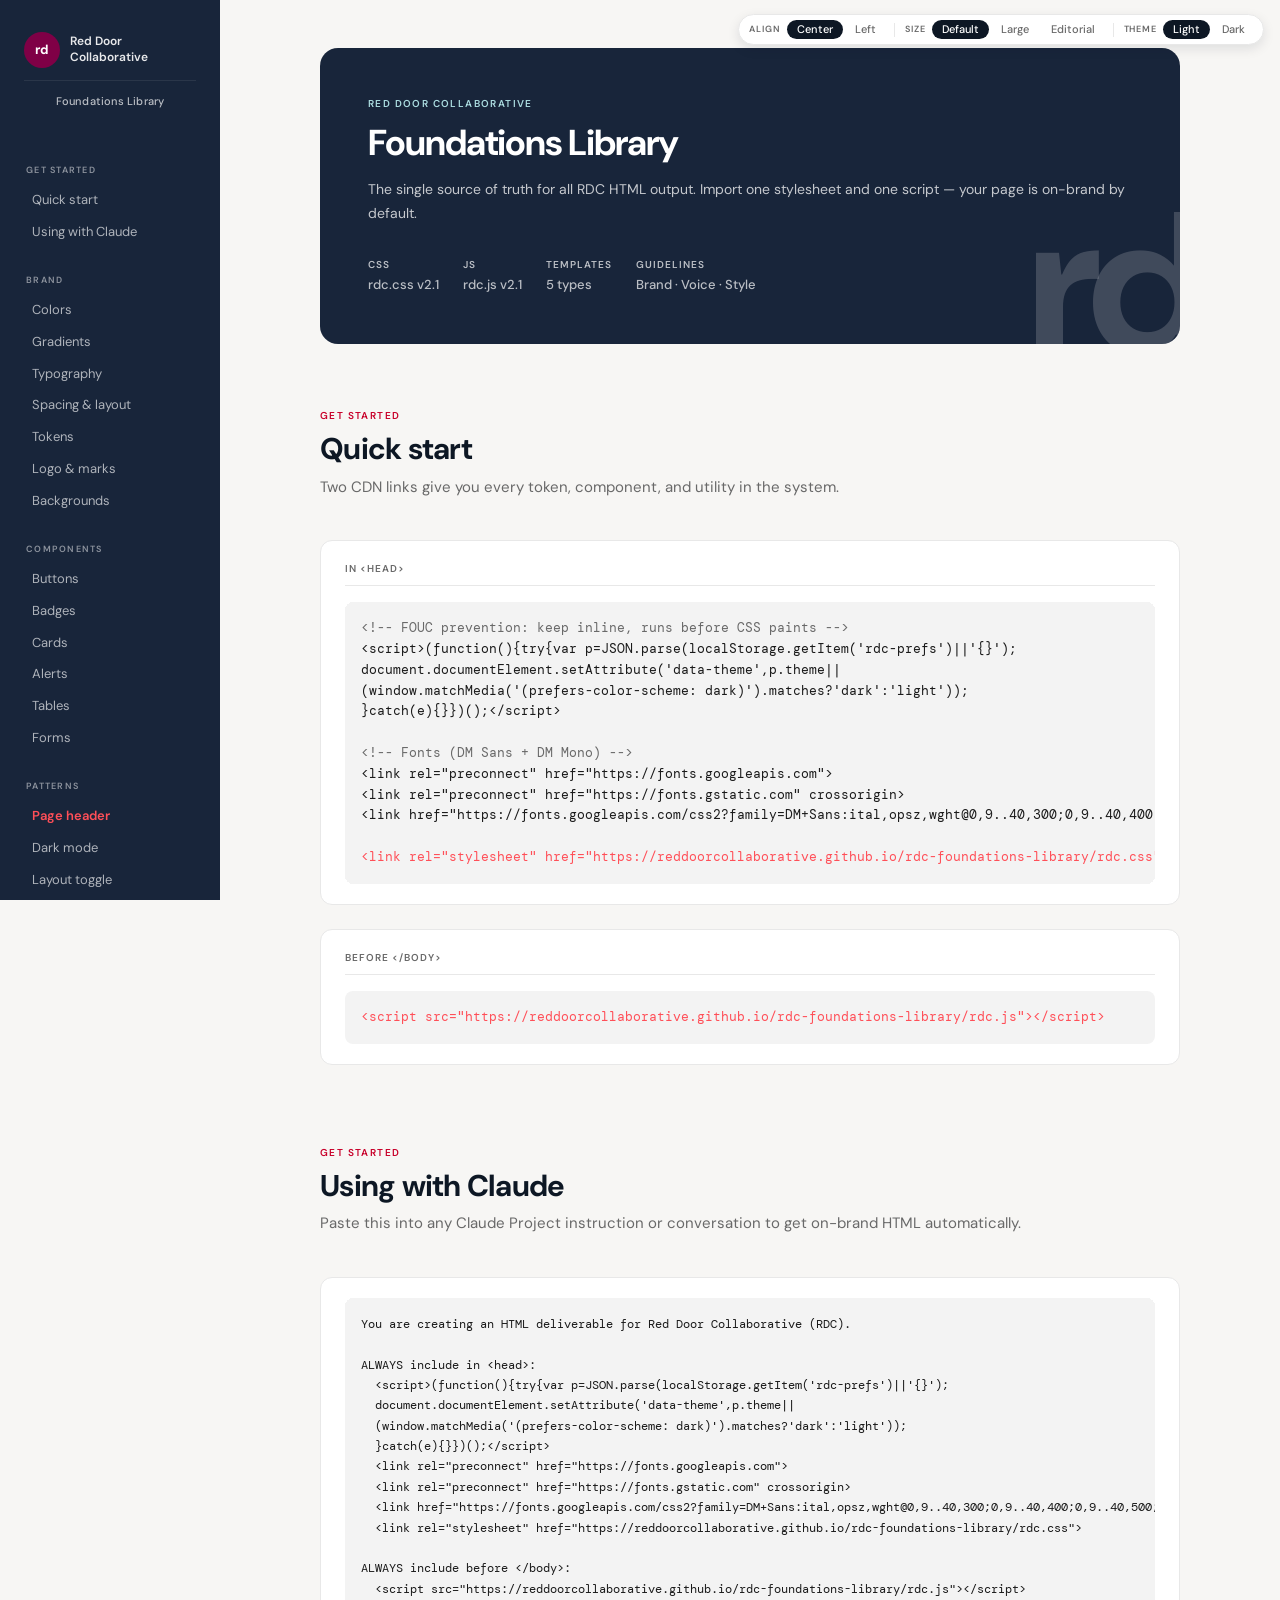
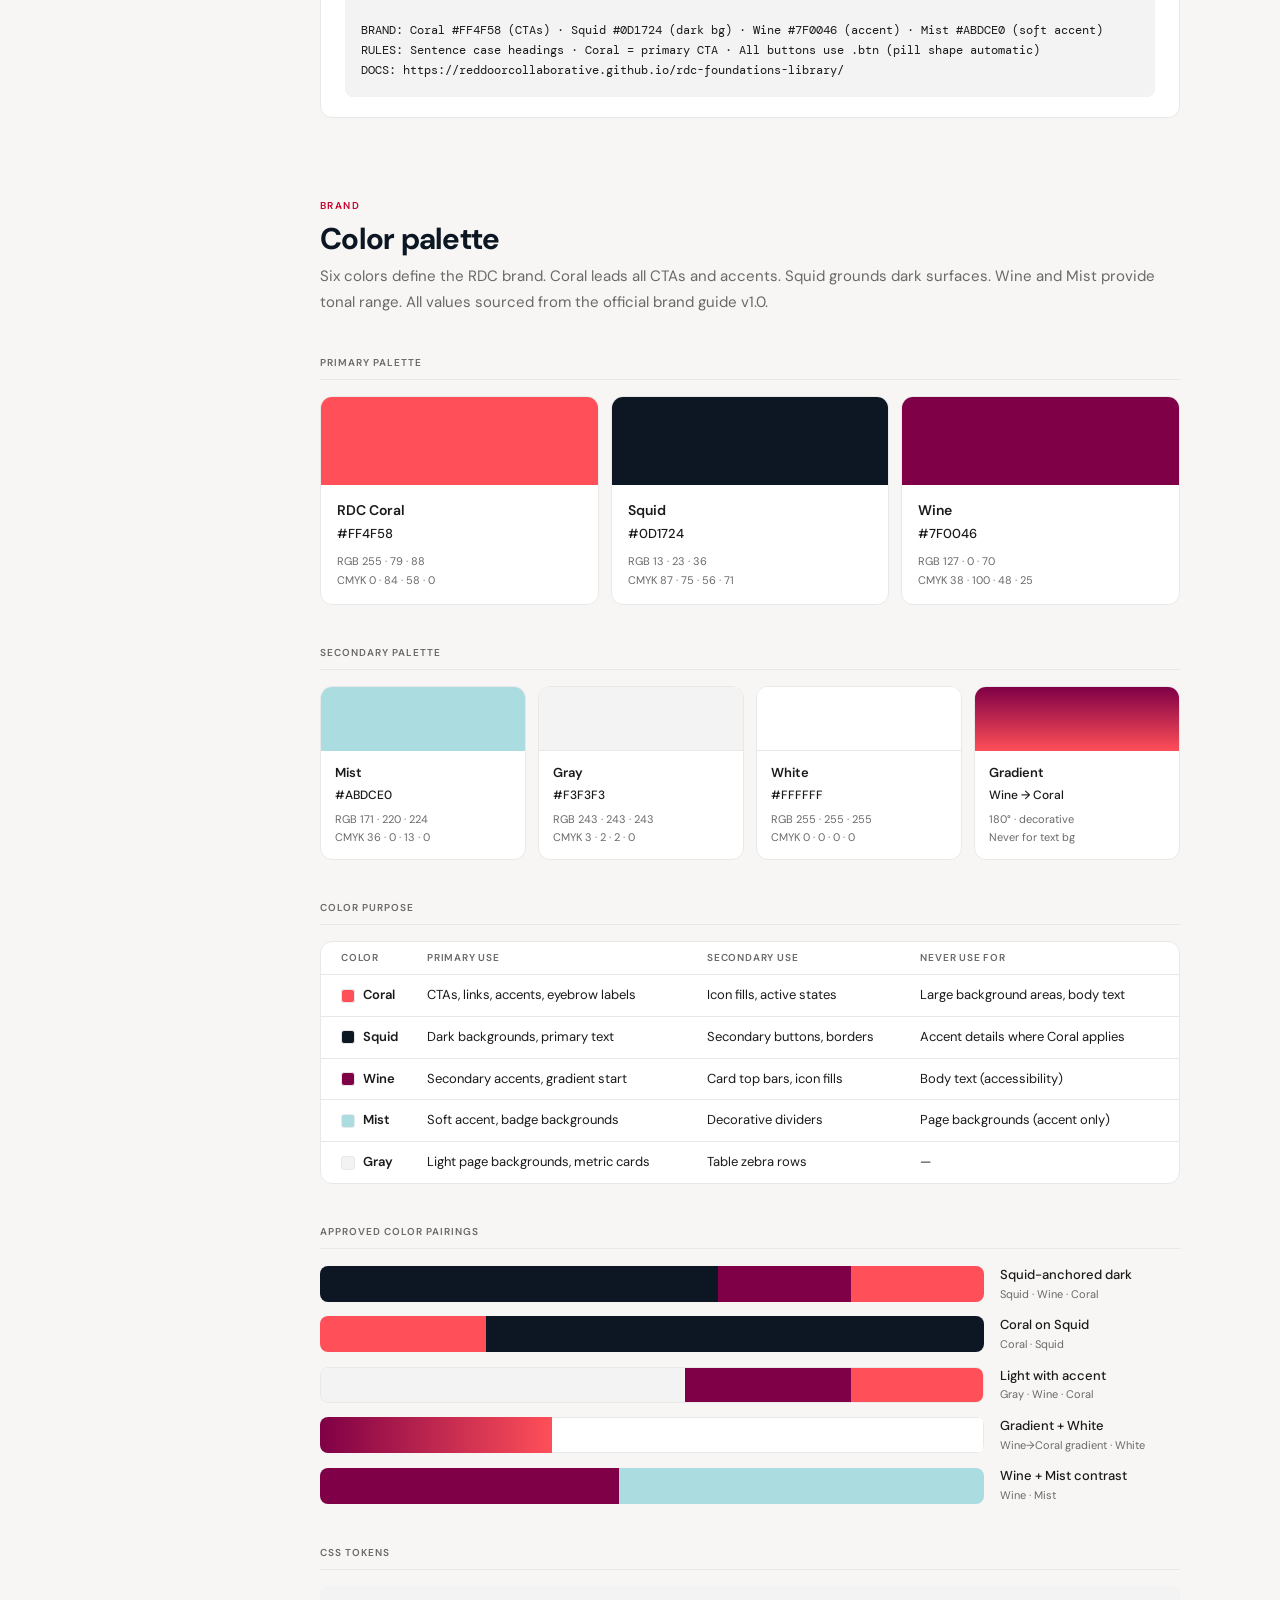
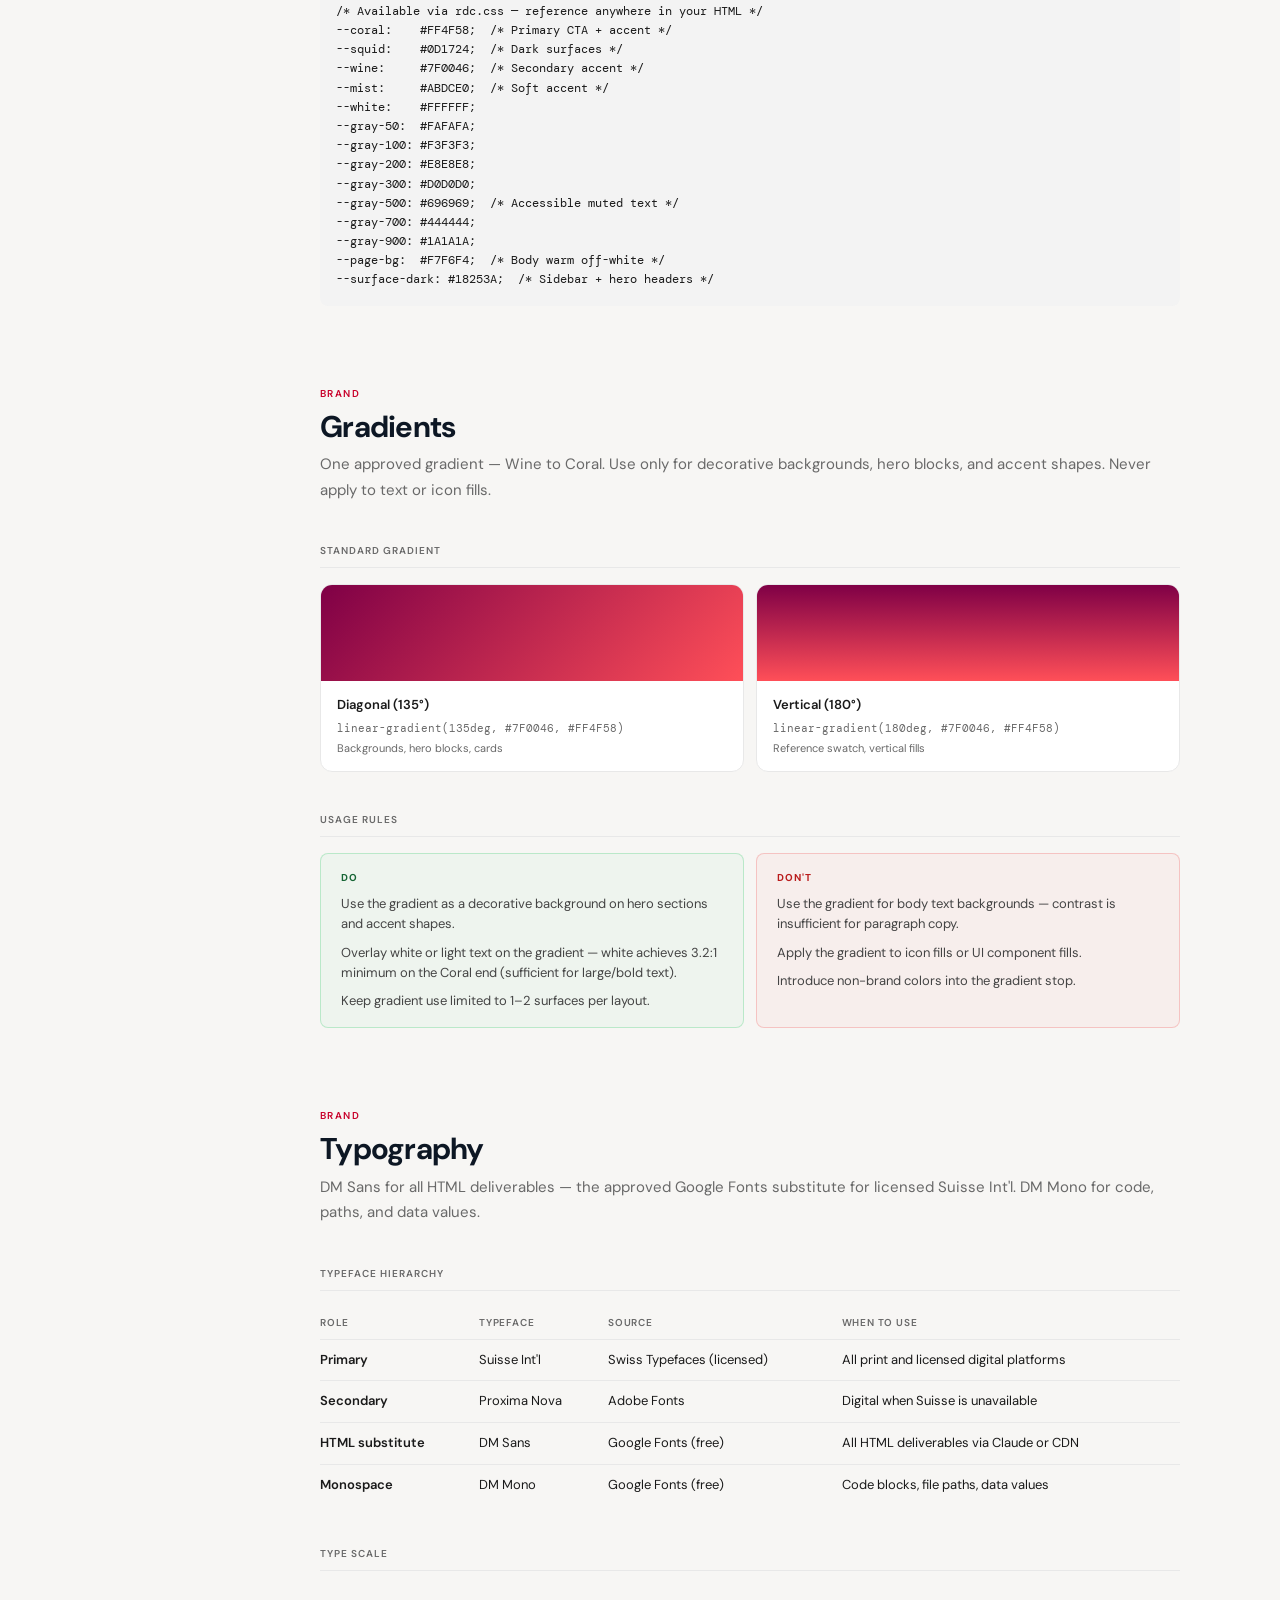
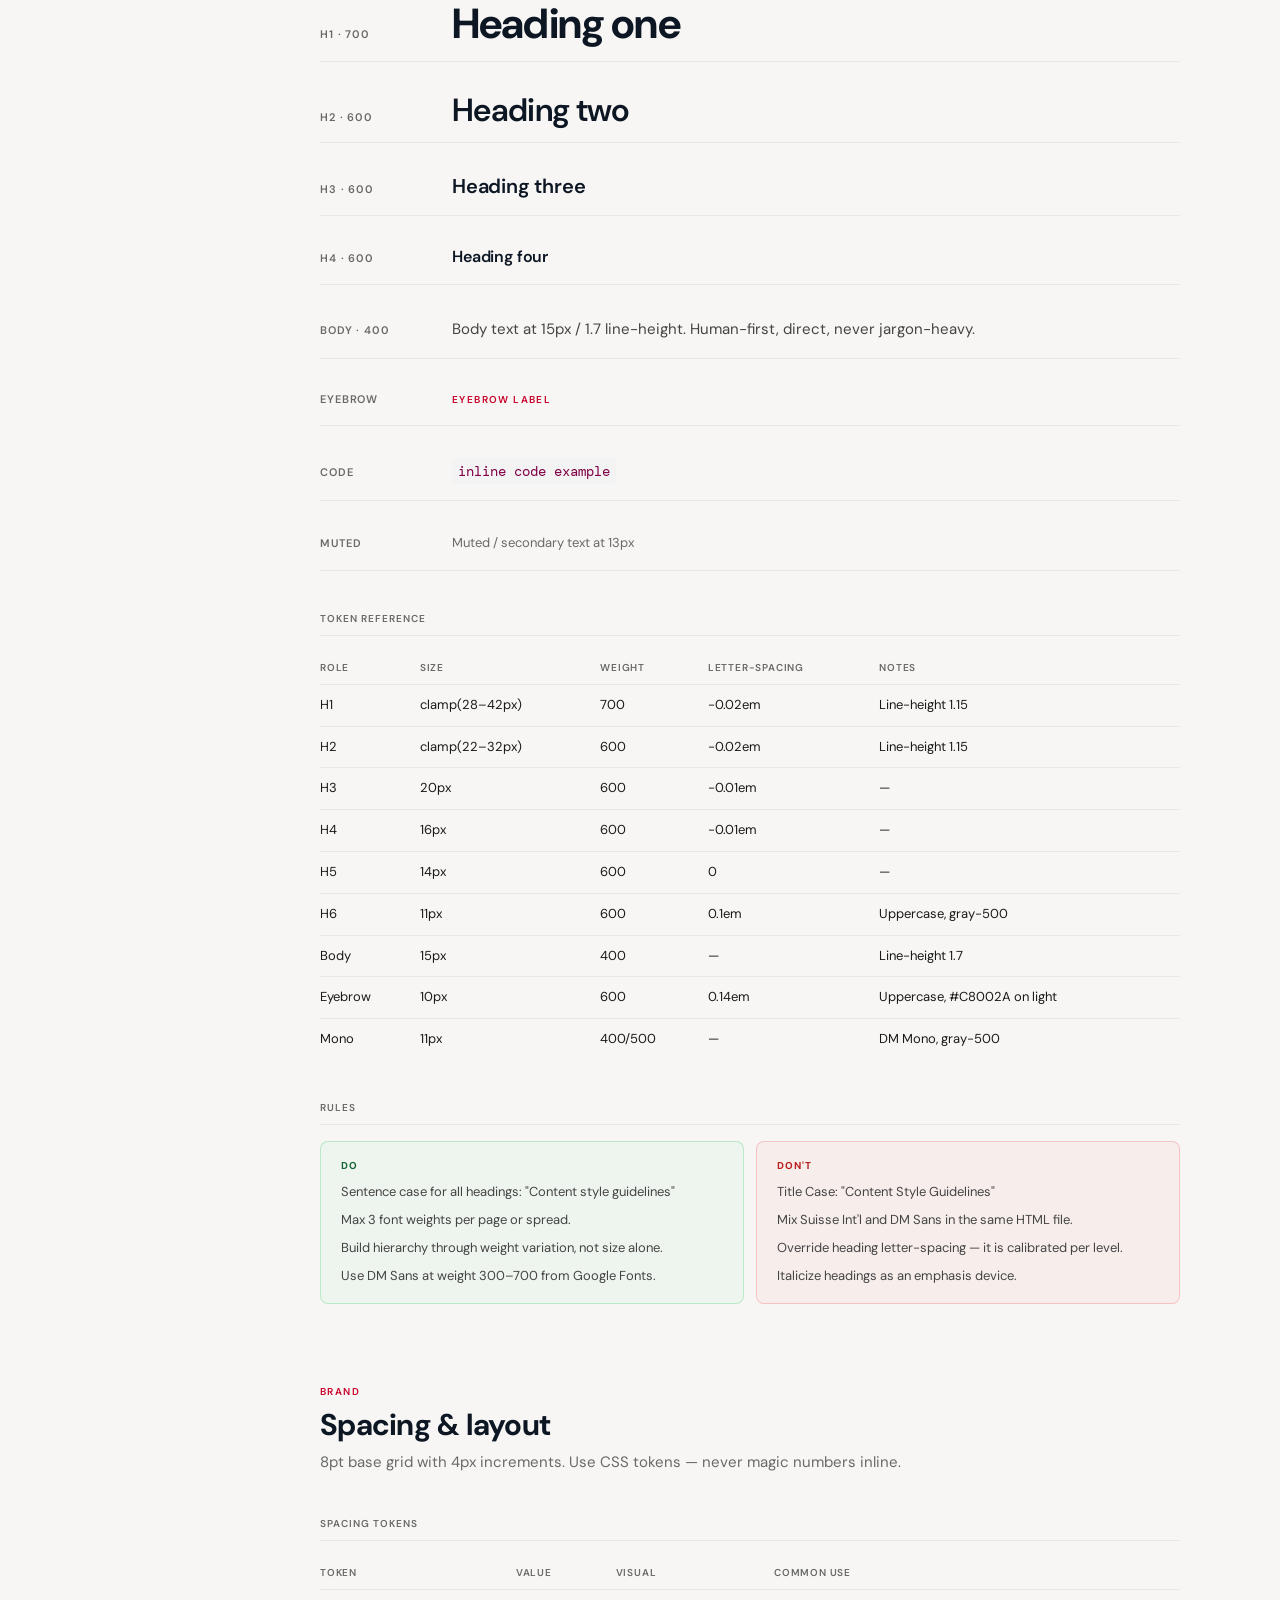
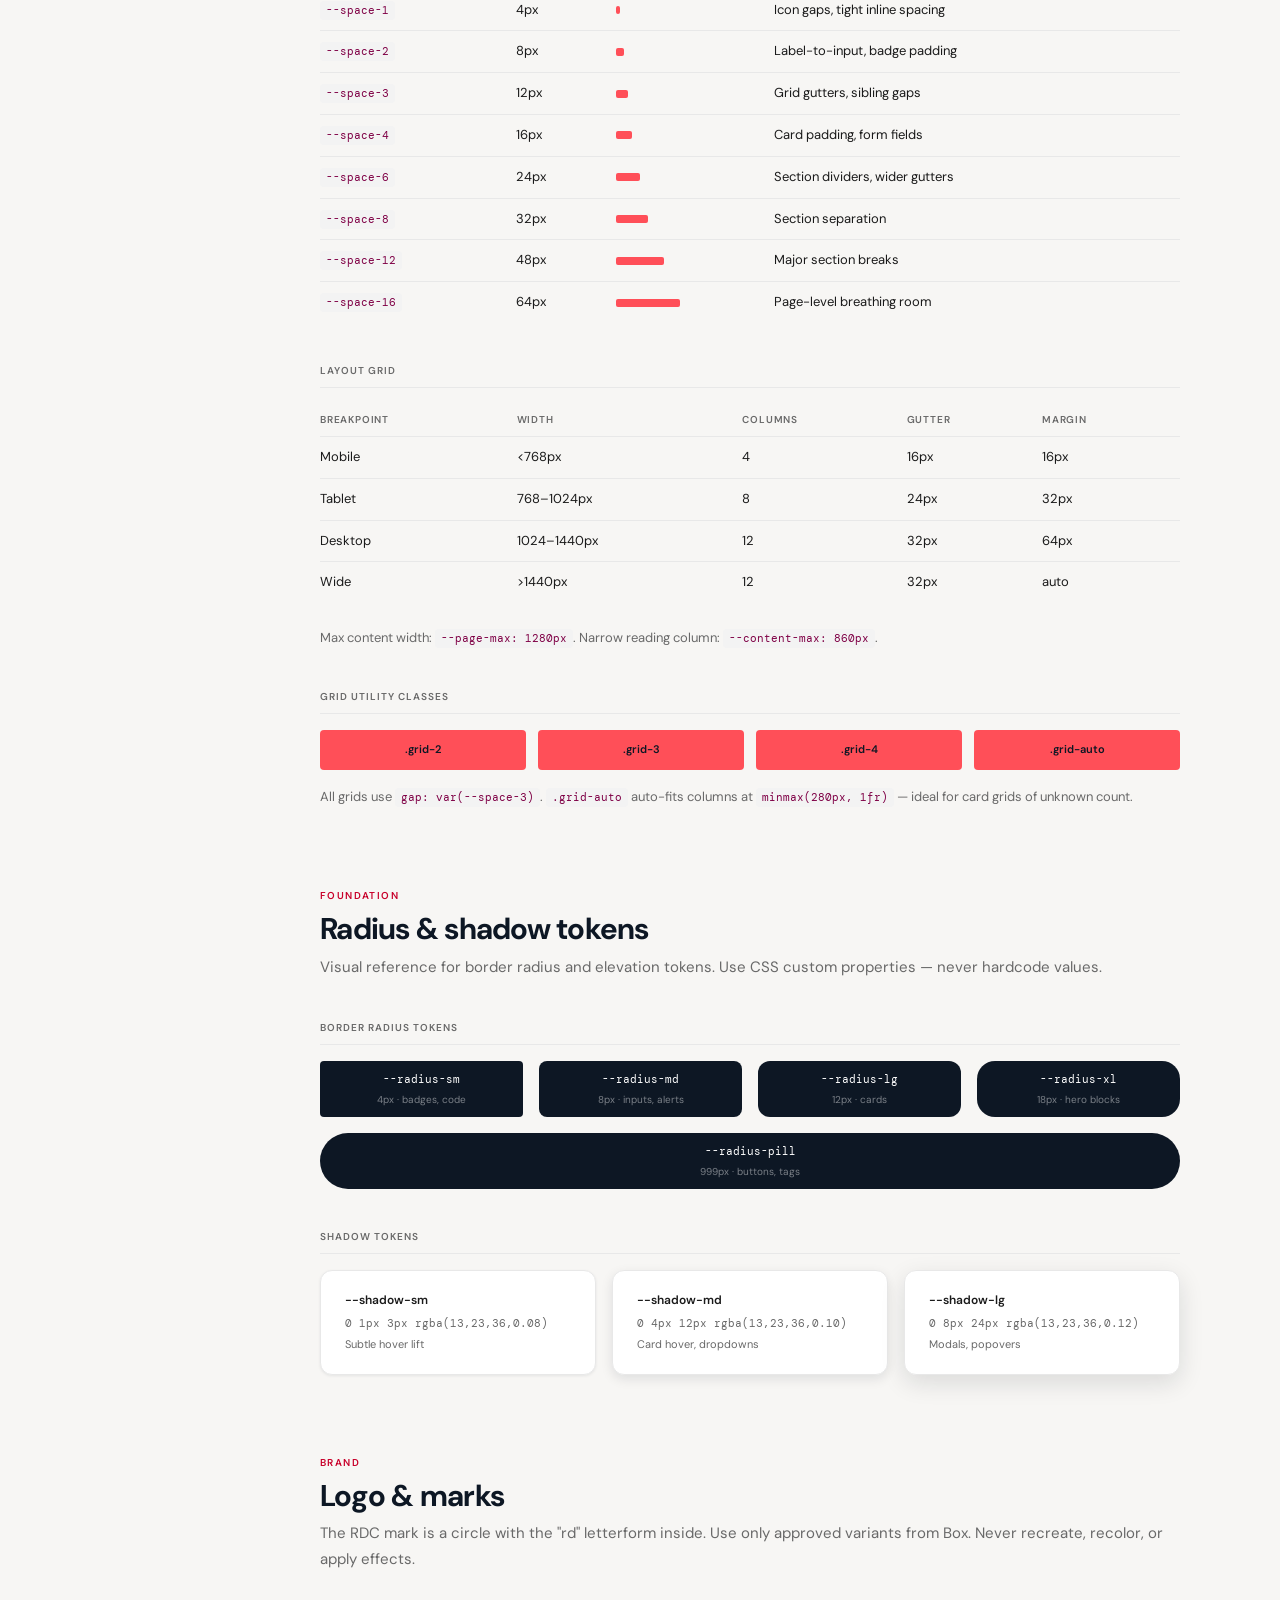
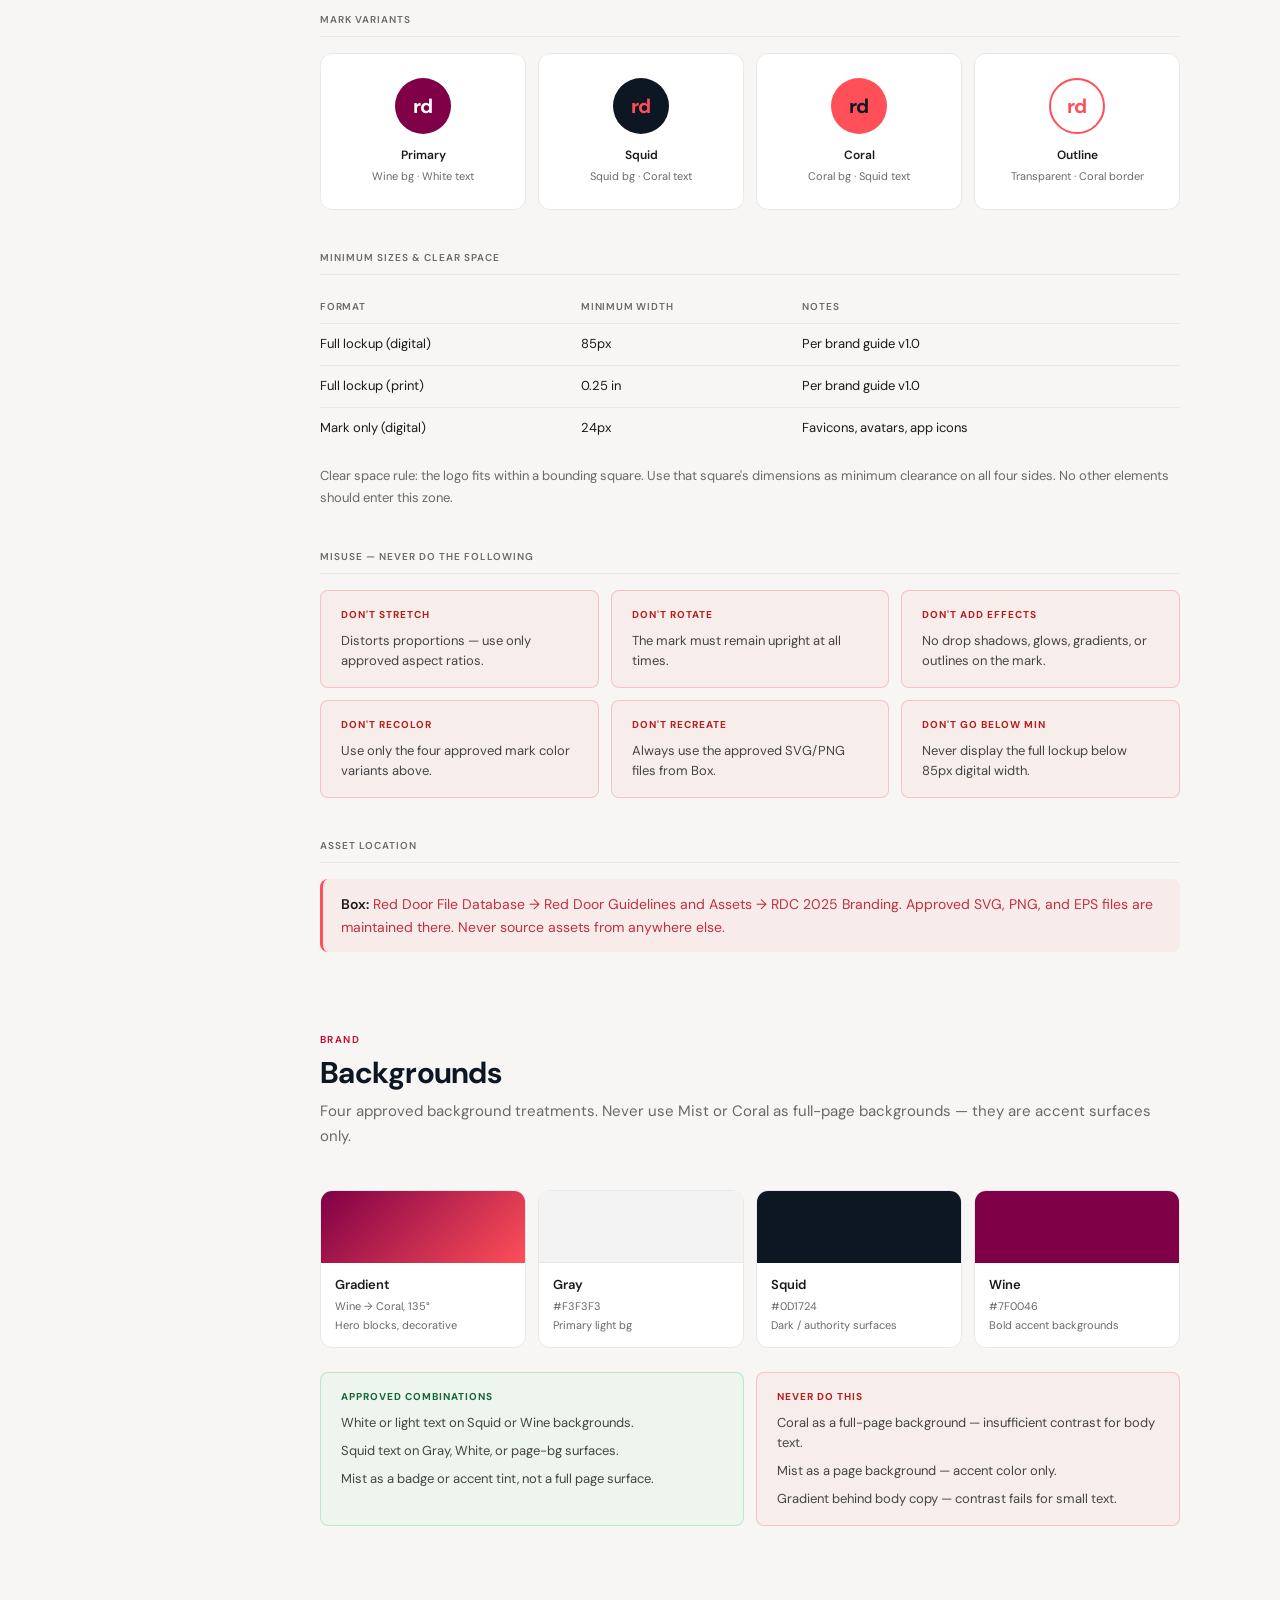
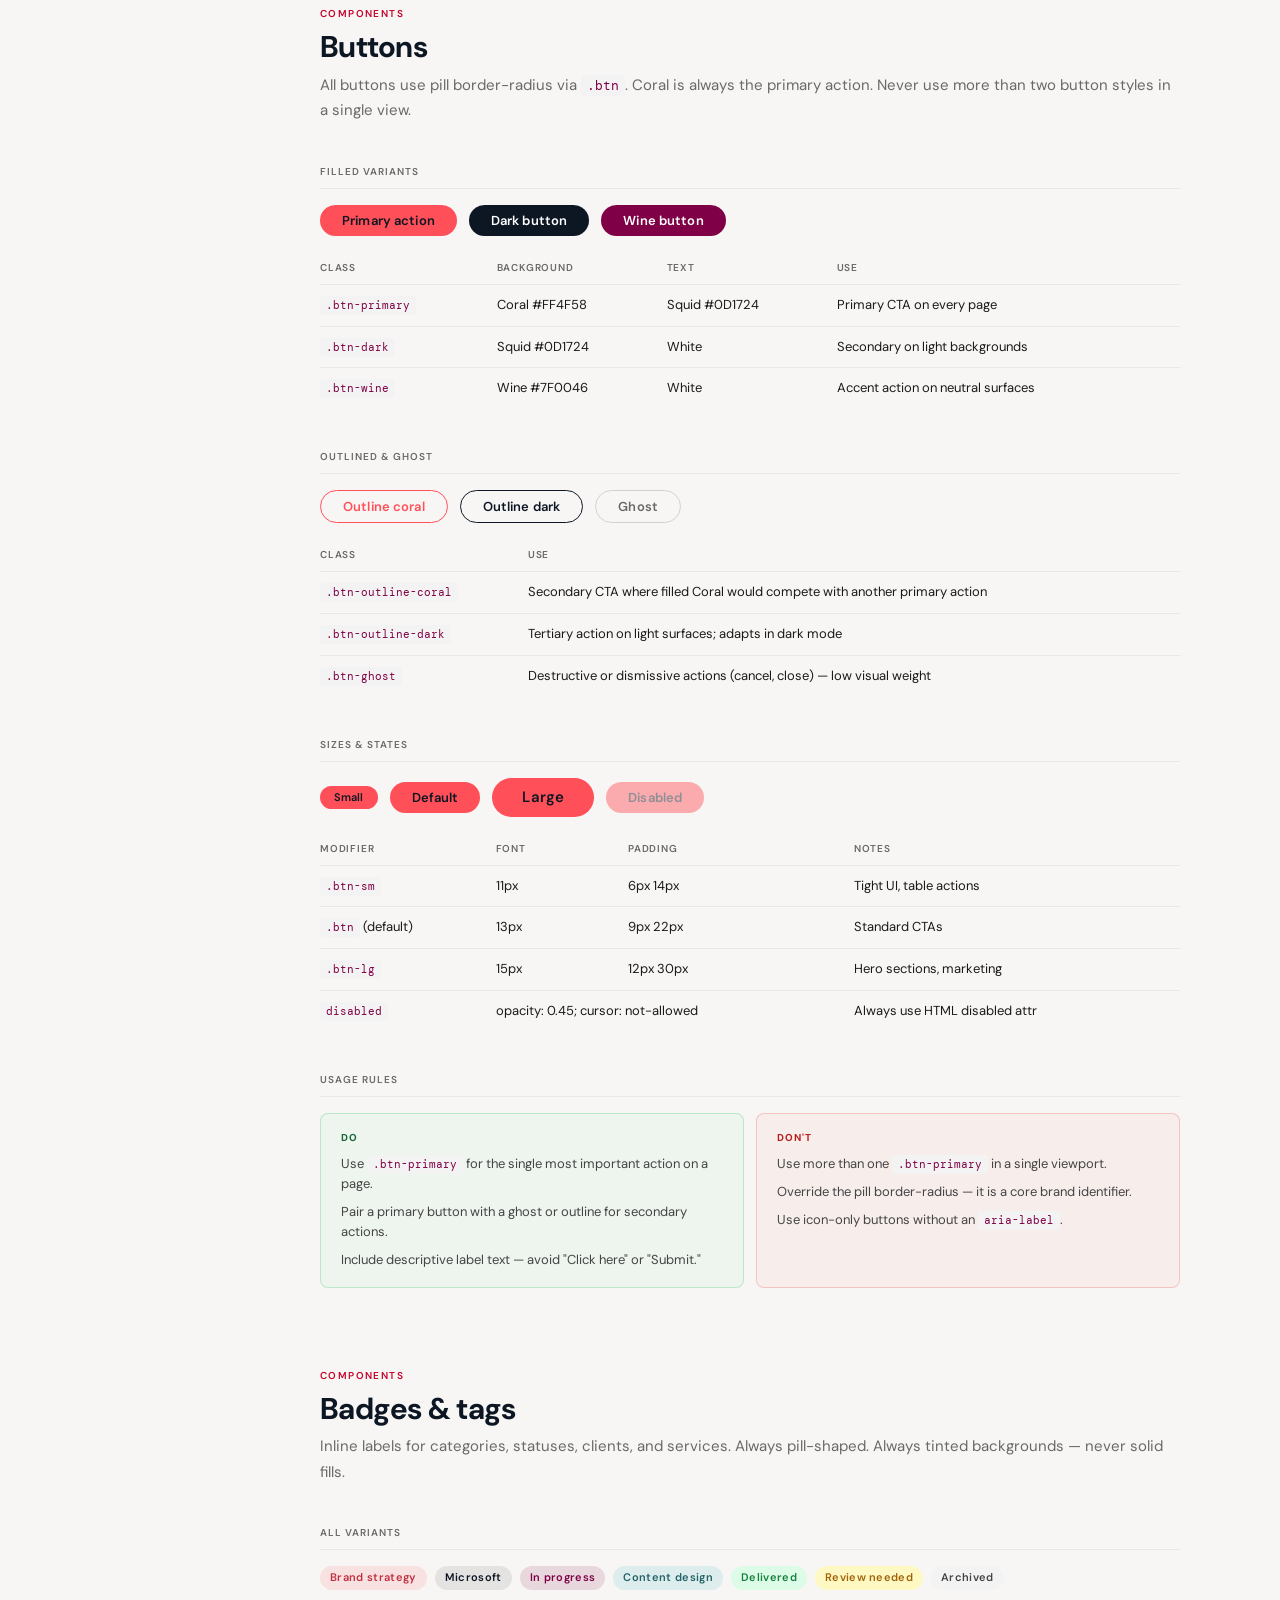
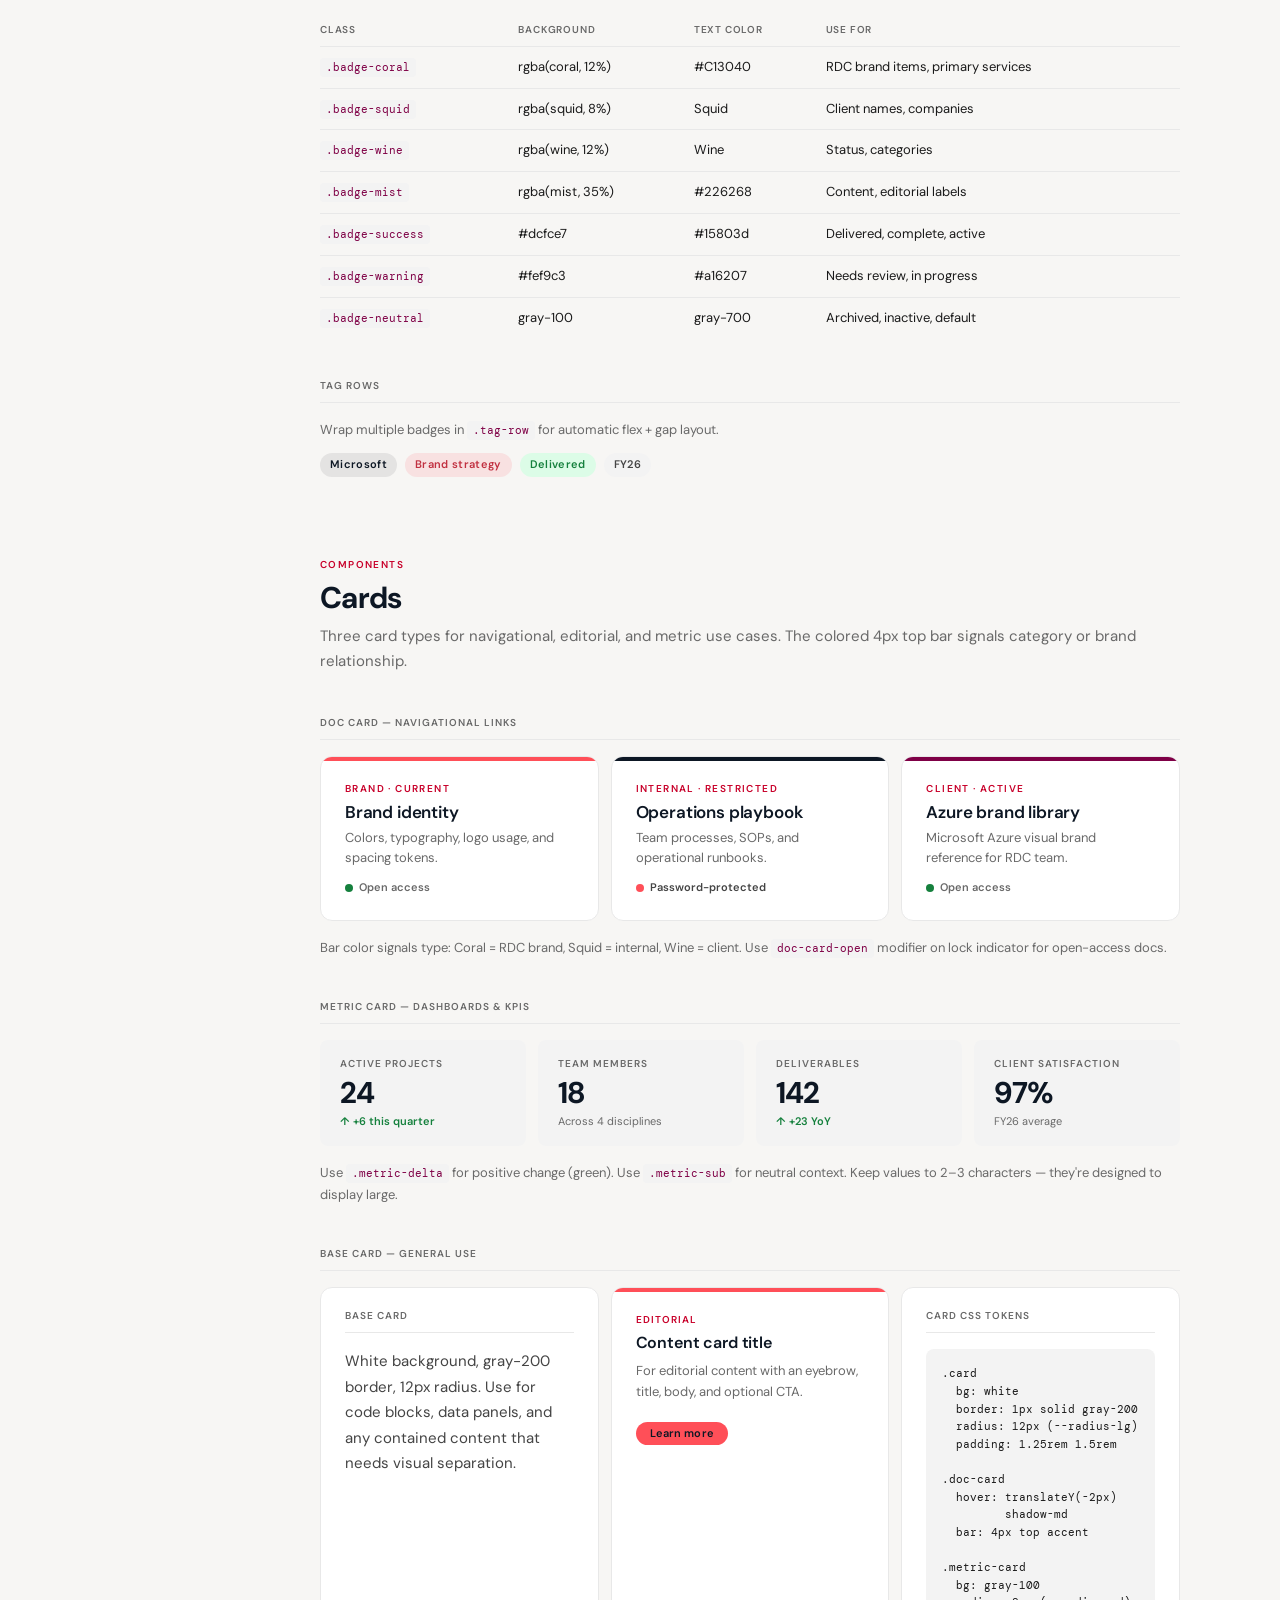
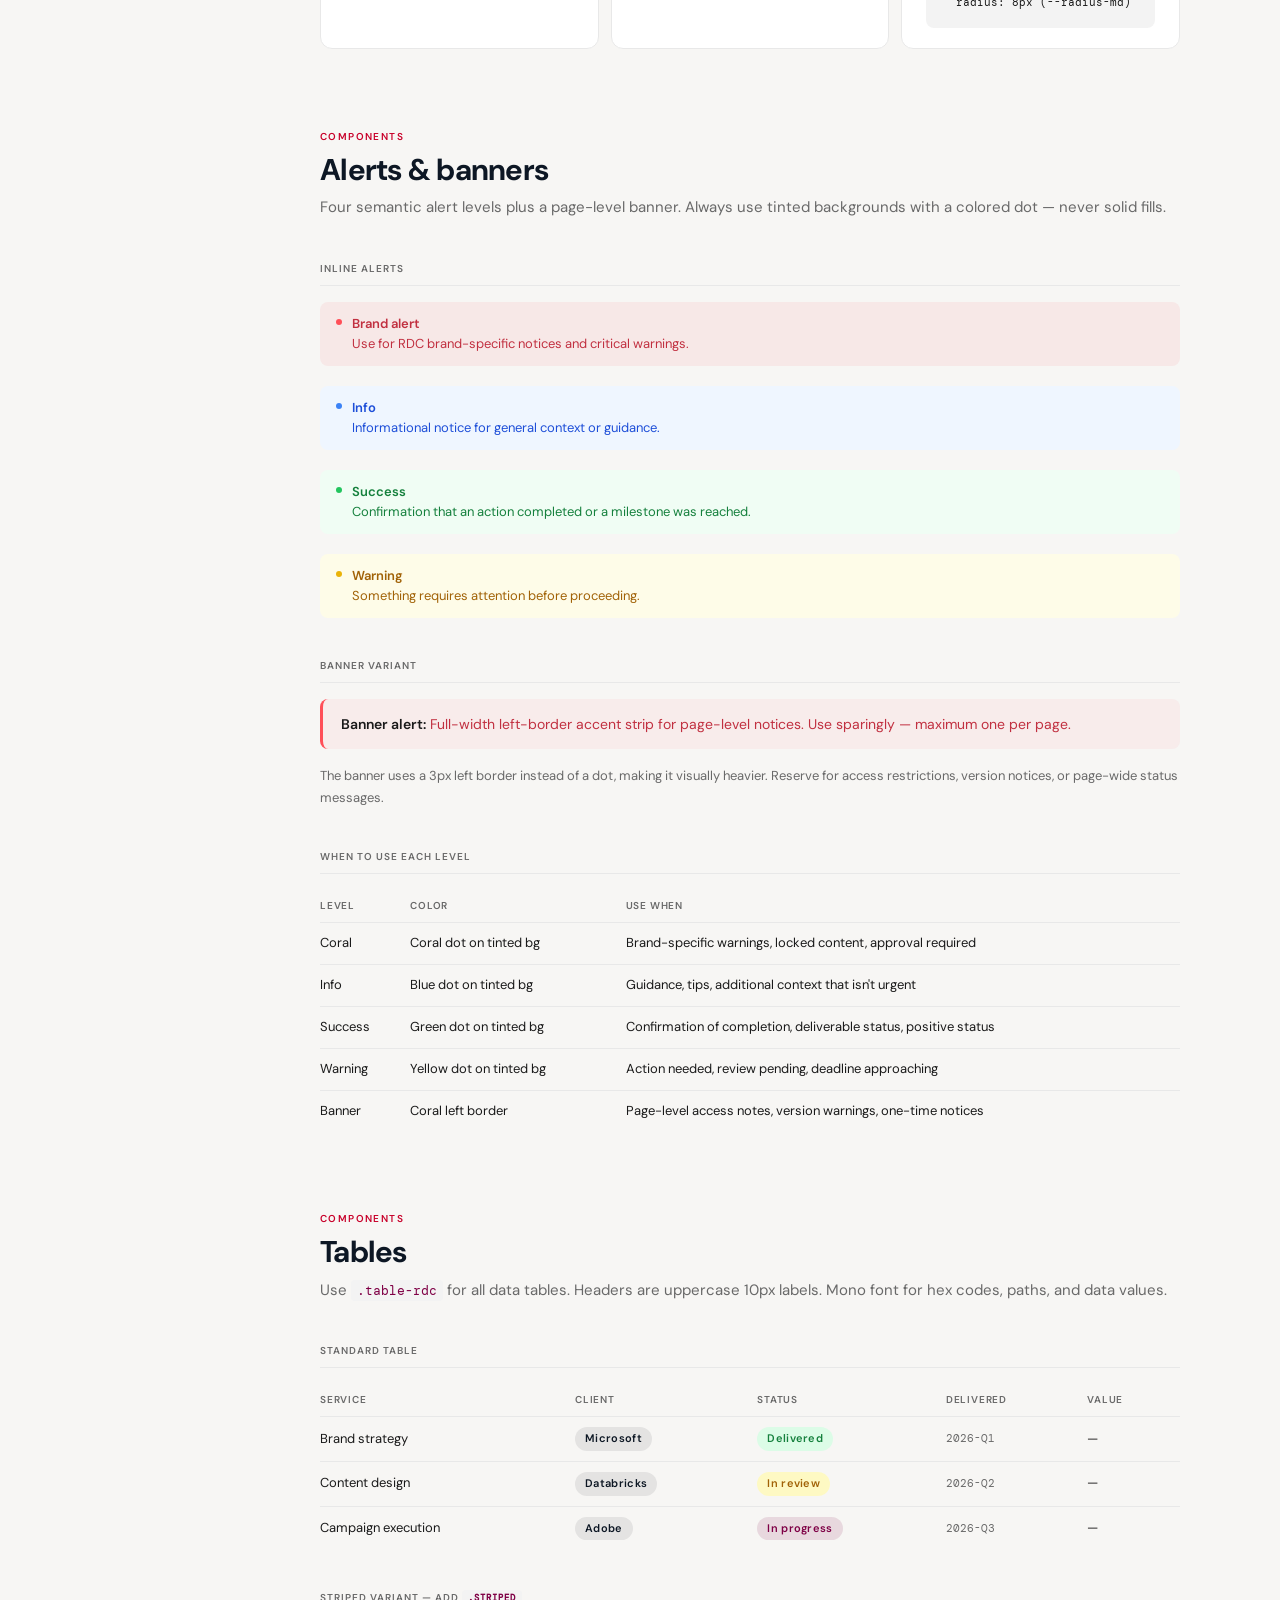
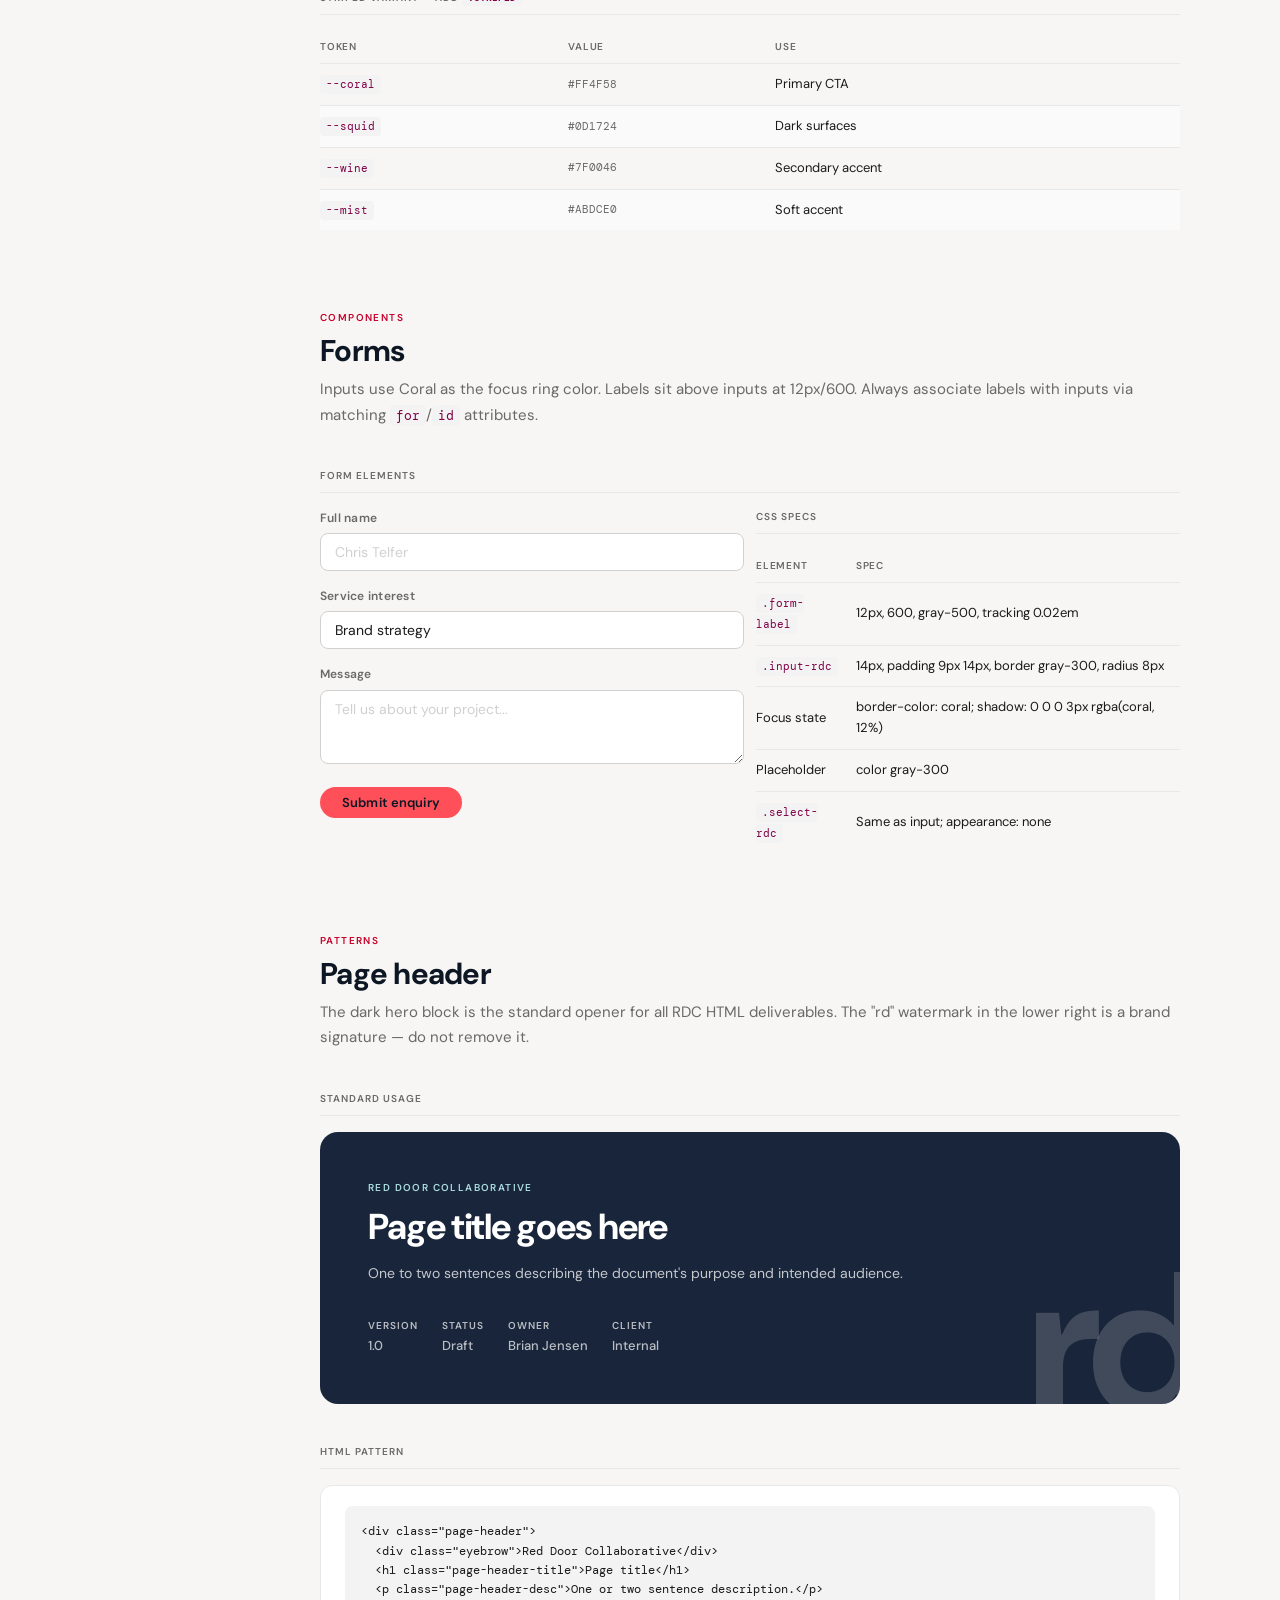
<file: index.html>
<!DOCTYPE html>
<html lang="en">
<head>
<meta charset="UTF-8">
<meta name="viewport" content="width=device-width, initial-scale=1.0">
<title>RDC Foundations Library — Red Door Collaborative</title>
<script>(function(){try{var p=JSON.parse(localStorage.getItem('rdc-prefs')||'{}');document.documentElement.setAttribute('data-theme',p.theme||(window.matchMedia('(prefers-color-scheme: dark)').matches?'dark':'light'));}catch(e){}})();</script>
<link rel="preconnect" href="https://fonts.googleapis.com">
<link rel="preconnect" href="https://fonts.gstatic.com" crossorigin>
<link href="https://fonts.googleapis.com/css2?family=DM+Sans:ital,opsz,wght@0,9..40,300;0,9..40,400;0,9..40,500;0,9..40,600;0,9..40,700;1,9..40,300&family=DM+Mono:wght@400;500&display=swap" rel="stylesheet">
<link rel="stylesheet" href="./rdc.css">
</head>
<body>

<nav class="sidebar">
  <a href="https://reddoorcollaborative.github.io/rdc-central/" class="sidebar-logo">
    <div class="logo-mark">rd</div>
    <div class="logo-text">Red Door Collaborative</div>
  </a>
  <div class="sidebar-page-title">Foundations Library</div>

  <span class="nav-section-label">Get started</span>
  <a class="nav-link active" href="#quick-start">Quick start</a>
  <a class="nav-link" href="#claude">Using with Claude</a>

  <span class="nav-section-label">Brand</span>
  <a class="nav-link" href="#colors">Colors</a>
  <a class="nav-link" href="#gradients">Gradients</a>
  <a class="nav-link" href="#typography">Typography</a>
  <a class="nav-link" href="#spacing">Spacing & layout</a>
  <a class="nav-link" href="#tokens">Tokens</a>
  <a class="nav-link" href="#logo">Logo & marks</a>
  <a class="nav-link" href="#backgrounds">Backgrounds</a>

  <span class="nav-section-label">Components</span>
  <a class="nav-link" href="#buttons">Buttons</a>
  <a class="nav-link" href="#badges">Badges</a>
  <a class="nav-link" href="#cards">Cards</a>
  <a class="nav-link" href="#alerts">Alerts</a>
  <a class="nav-link" href="#tables">Tables</a>
  <a class="nav-link" href="#forms">Forms</a>

  <span class="nav-section-label">Patterns</span>
  <a class="nav-link" href="#page-header">Page header</a>
  <a class="nav-link" href="#dark-mode">Dark mode</a>
  <a class="nav-link" href="#layout-toggle">Layout toggle</a>

  <span class="nav-section-label">Guidelines</span>
  <a class="nav-link" href="#accessibility">Accessibility</a>
  <a class="nav-link" href="#brand-rules">Brand rules</a>
  <a class="nav-link" href="#naming">Naming</a>

  <span class="nav-section-label">Output</span>
  <a class="nav-link" href="#templates">Templates</a>
  <a class="nav-link" href="#multi-brand">Multi-brand</a>

  <div class="sidebar-version">v2.1</div>
</nav>

<main class="sidebar-content">
<div class="sidebar-inner">

  <!-- HERO -->
  <div class="page-header" style="margin-bottom:var(--space-16);">
    <div class="eyebrow">Red Door Collaborative</div>
    <h1 class="page-header-title">Foundations Library</h1>
    <p class="page-header-desc">The single source of truth for all RDC HTML output. Import one stylesheet and one script — your page is on-brand by default.</p>
    <div class="header-meta">
      <div class="header-meta-item">
        <span class="header-meta-label">CSS</span>
        <span class="header-meta-value">rdc.css v2.1</span>
      </div>
      <div class="header-meta-item">
        <span class="header-meta-label">JS</span>
        <span class="header-meta-value">rdc.js v2.1</span>
      </div>
      <div class="header-meta-item">
        <span class="header-meta-label">Templates</span>
        <span class="header-meta-value">5 types</span>
      </div>
      <div class="header-meta-item">
        <span class="header-meta-label">Guidelines</span>
        <span class="header-meta-value">Brand · Voice · Style</span>
      </div>
    </div>
  </div>


  <!-- ── QUICK START ─────────────────────────────────────────── -->
  <div class="section" id="quick-start">
    <div class="section-eyebrow">Get started</div>
    <h2 class="section-title">Quick start</h2>
    <p class="section-desc">Two CDN links give you every token, component, and utility in the system.</p>

    <div class="card" style="margin-bottom:var(--space-6);">
      <div class="subsection-label">In &lt;head&gt;</div>
      <pre style="margin:0;"><span style="color:var(--gray-500);">&lt;!-- FOUC prevention: keep inline, runs before CSS paints --&gt;</span>
&lt;script&gt;(function(){try{var p=JSON.parse(localStorage.getItem('rdc-prefs')||'{}');
document.documentElement.setAttribute('data-theme',p.theme||
(window.matchMedia('(prefers-color-scheme: dark)').matches?'dark':'light'));
}catch(e){}})();&lt;/script&gt;

<span style="color:var(--gray-500);">&lt;!-- Fonts (DM Sans + DM Mono) --&gt;</span>
&lt;link rel="preconnect" href="https://fonts.googleapis.com"&gt;
&lt;link rel="preconnect" href="https://fonts.gstatic.com" crossorigin&gt;
&lt;link href="https://fonts.googleapis.com/css2?family=DM+Sans:ital,opsz,wght@0,9..40,300;0,9..40,400;0,9..40,500;0,9..40,600;0,9..40,700;1,9..40,300&amp;family=DM+Mono:wght@400;500&amp;display=swap" rel="stylesheet"&gt;

<span style="color:var(--coral);">&lt;link rel="stylesheet" href="https://reddoorcollaborative.github.io/rdc-foundations-library/rdc.css"&gt;</span></pre>
    </div>

    <div class="card">
      <div class="subsection-label">Before &lt;/body&gt;</div>
      <pre style="margin:0;"><span style="color:var(--coral);">&lt;script src="https://reddoorcollaborative.github.io/rdc-foundations-library/rdc.js"&gt;&lt;/script&gt;</span></pre>
    </div>
  </div>


  <!-- ── CLAUDE PROMPT ───────────────────────────────────────── -->
  <div class="section" id="claude">
    <div class="section-eyebrow">Get started</div>
    <h2 class="section-title">Using with Claude</h2>
    <p class="section-desc">Paste this into any Claude Project instruction or conversation to get on-brand HTML automatically.</p>

    <div class="card">
      <pre style="margin:0;font-size:12px;line-height:1.7;">You are creating an HTML deliverable for Red Door Collaborative (RDC).

ALWAYS include in &lt;head&gt;:
  &lt;script&gt;(function(){try{var p=JSON.parse(localStorage.getItem('rdc-prefs')||'{}');
  document.documentElement.setAttribute('data-theme',p.theme||
  (window.matchMedia('(prefers-color-scheme: dark)').matches?'dark':'light'));
  }catch(e){}})();&lt;/script&gt;
  &lt;link rel="preconnect" href="https://fonts.googleapis.com"&gt;
  &lt;link rel="preconnect" href="https://fonts.gstatic.com" crossorigin&gt;
  &lt;link href="https://fonts.googleapis.com/css2?family=DM+Sans:ital,opsz,wght@0,9..40,300;0,9..40,400;0,9..40,500;0,9..40,600;0,9..40,700;1,9..40,300&amp;family=DM+Mono:wght@400;500&amp;display=swap" rel="stylesheet"&gt;
  &lt;link rel="stylesheet" href="https://reddoorcollaborative.github.io/rdc-foundations-library/rdc.css"&gt;

ALWAYS include before &lt;/body&gt;:
  &lt;script src="https://reddoorcollaborative.github.io/rdc-foundations-library/rdc.js"&gt;&lt;/script&gt;

BRAND: Coral #FF4F58 (CTAs) · Squid #0D1724 (dark bg) · Wine #7F0046 (accent) · Mist #ABDCE0 (soft accent)
RULES: Sentence case headings · Coral = primary CTA · All buttons use .btn (pill shape automatic)
DOCS: https://reddoorcollaborative.github.io/rdc-foundations-library/</pre>
    </div>
  </div>


  <!-- ── COLORS ──────────────────────────────────────────────── -->
  <div class="section" id="colors">
    <div class="section-eyebrow">Brand</div>
    <h2 class="section-title">Color palette</h2>
    <p class="section-desc">Six colors define the RDC brand. Coral leads all CTAs and accents. Squid grounds dark surfaces. Wine and Mist provide tonal range. All values sourced from the official brand guide v1.0.</p>

    <div class="subsection">
      <div class="subsection-label">Primary palette</div>
      <div class="grid-3" style="margin-bottom:var(--space-6);">
        <div class="card" style="padding:0;overflow:hidden;">
          <div style="height:88px;background:#FF4F58;"></div>
          <div style="padding:14px 16px;">
            <div style="font-size:14px;font-weight:600;color:var(--gray-900);margin-bottom:2px;">RDC Coral</div>
            <div style="font-size:13px;font-weight:500;color:var(--gray-900);margin-bottom:8px;">#FF4F58</div>
            <div style="font-size:11px;color:var(--gray-500);margin-bottom:2px;">RGB 255 · 79 · 88</div>
            <div style="font-size:11px;color:var(--gray-500);">CMYK 0 · 84 · 58 · 0</div>
          </div>
        </div>
        <div class="card" style="padding:0;overflow:hidden;">
          <div style="height:88px;background:#0D1724;"></div>
          <div style="padding:14px 16px;">
            <div style="font-size:14px;font-weight:600;color:var(--gray-900);margin-bottom:2px;">Squid</div>
            <div style="font-size:13px;font-weight:500;color:var(--gray-900);margin-bottom:8px;">#0D1724</div>
            <div style="font-size:11px;color:var(--gray-500);margin-bottom:2px;">RGB 13 · 23 · 36</div>
            <div style="font-size:11px;color:var(--gray-500);">CMYK 87 · 75 · 56 · 71</div>
          </div>
        </div>
        <div class="card" style="padding:0;overflow:hidden;">
          <div style="height:88px;background:#7F0046;"></div>
          <div style="padding:14px 16px;">
            <div style="font-size:14px;font-weight:600;color:var(--gray-900);margin-bottom:2px;">Wine</div>
            <div style="font-size:13px;font-weight:500;color:var(--gray-900);margin-bottom:8px;">#7F0046</div>
            <div style="font-size:11px;color:var(--gray-500);margin-bottom:2px;">RGB 127 · 0 · 70</div>
            <div style="font-size:11px;color:var(--gray-500);">CMYK 38 · 100 · 48 · 25</div>
          </div>
        </div>
      </div>
    </div>

    <div class="subsection">
      <div class="subsection-label">Secondary palette</div>
      <div class="grid-4" style="margin-bottom:var(--space-6);">
        <div class="card" style="padding:0;overflow:hidden;">
          <div style="height:64px;background:#ABDCE0;"></div>
          <div style="padding:12px 14px;">
            <div style="font-size:13px;font-weight:600;color:var(--gray-900);margin-bottom:2px;">Mist</div>
            <div style="font-size:12px;font-weight:500;color:var(--gray-900);margin-bottom:6px;">#ABDCE0</div>
            <div style="font-size:11px;color:var(--gray-500);margin-bottom:1px;">RGB 171 · 220 · 224</div>
            <div style="font-size:11px;color:var(--gray-500);">CMYK 36 · 0 · 13 · 0</div>
          </div>
        </div>
        <div class="card" style="padding:0;overflow:hidden;">
          <div style="height:64px;background:#F3F3F3;border-bottom:1px solid var(--gray-200);"></div>
          <div style="padding:12px 14px;">
            <div style="font-size:13px;font-weight:600;color:var(--gray-900);margin-bottom:2px;">Gray</div>
            <div style="font-size:12px;font-weight:500;color:var(--gray-900);margin-bottom:6px;">#F3F3F3</div>
            <div style="font-size:11px;color:var(--gray-500);margin-bottom:1px;">RGB 243 · 243 · 243</div>
            <div style="font-size:11px;color:var(--gray-500);">CMYK 3 · 2 · 2 · 0</div>
          </div>
        </div>
        <div class="card" style="padding:0;overflow:hidden;">
          <div style="height:64px;background:#FFFFFF;border-bottom:1px solid var(--gray-200);"></div>
          <div style="padding:12px 14px;">
            <div style="font-size:13px;font-weight:600;color:var(--gray-900);margin-bottom:2px;">White</div>
            <div style="font-size:12px;font-weight:500;color:var(--gray-900);margin-bottom:6px;">#FFFFFF</div>
            <div style="font-size:11px;color:var(--gray-500);margin-bottom:1px;">RGB 255 · 255 · 255</div>
            <div style="font-size:11px;color:var(--gray-500);">CMYK 0 · 0 · 0 · 0</div>
          </div>
        </div>
        <div class="card" style="padding:0;overflow:hidden;">
          <div style="height:64px;background:linear-gradient(180deg,#7F0046 0%,#FF4F58 100%);"></div>
          <div style="padding:12px 14px;">
            <div style="font-size:13px;font-weight:600;color:var(--gray-900);margin-bottom:2px;">Gradient</div>
            <div style="font-size:12px;font-weight:500;color:var(--gray-900);margin-bottom:6px;">Wine → Coral</div>
            <div style="font-size:11px;color:var(--gray-500);margin-bottom:1px;">180° · decorative</div>
            <div style="font-size:11px;color:var(--gray-500);">Never for text bg</div>
          </div>
        </div>
      </div>
    </div>

    <div class="subsection">
      <div class="subsection-label">Color purpose</div>
      <div class="card" style="padding:0;overflow:hidden;">
        <table class="table-rdc" style="margin:0;">
          <thead>
            <tr>
              <th style="padding-left:20px;">Color</th>
              <th>Primary use</th>
              <th>Secondary use</th>
              <th>Never use for</th>
            </tr>
          </thead>
          <tbody>
            <tr>
              <td style="padding-left:20px;"><span class="color-dot" style="background:#FF4F58;"></span><strong>Coral</strong></td>
              <td>CTAs, links, accents, eyebrow labels</td>
              <td>Icon fills, active states</td>
              <td>Large background areas, body text</td>
            </tr>
            <tr>
              <td style="padding-left:20px;"><span class="color-dot" style="background:#0D1724;"></span><strong>Squid</strong></td>
              <td>Dark backgrounds, primary text</td>
              <td>Secondary buttons, borders</td>
              <td>Accent details where Coral applies</td>
            </tr>
            <tr>
              <td style="padding-left:20px;"><span class="color-dot" style="background:#7F0046;"></span><strong>Wine</strong></td>
              <td>Secondary accents, gradient start</td>
              <td>Card top bars, icon fills</td>
              <td>Body text (accessibility)</td>
            </tr>
            <tr>
              <td style="padding-left:20px;"><span class="color-dot" style="background:#ABDCE0;"></span><strong>Mist</strong></td>
              <td>Soft accent, badge backgrounds</td>
              <td>Decorative dividers</td>
              <td>Page backgrounds (accent only)</td>
            </tr>
            <tr>
              <td style="padding-left:20px;"><span class="color-dot" style="background:#F3F3F3;"></span><strong>Gray</strong></td>
              <td>Light page backgrounds, metric cards</td>
              <td>Table zebra rows</td>
              <td>—</td>
            </tr>
          </tbody>
        </table>
      </div>
    </div>

    <div class="subsection">
      <div class="subsection-label">Approved color pairings</div>
      <div style="display:flex;flex-direction:column;gap:var(--space-3);">
        <div style="display:flex;align-items:center;gap:var(--space-4);">
          <div style="flex:1;display:flex;height:36px;border-radius:var(--radius-md);overflow:hidden;min-width:0;">
            <div style="width:60%;background:#0D1724;"></div>
            <div style="width:20%;background:#7F0046;"></div>
            <div style="width:20%;background:#FF4F58;"></div>
          </div>
          <div style="width:180px;flex-shrink:0;">
            <div style="font-size:13px;font-weight:500;color:var(--gray-900);">Squid-anchored dark</div>
            <div style="font-size:11px;color:var(--gray-500);">Squid · Wine · Coral</div>
          </div>
        </div>
        <div style="display:flex;align-items:center;gap:var(--space-4);">
          <div style="flex:1;display:flex;height:36px;border-radius:var(--radius-md);overflow:hidden;min-width:0;">
            <div style="width:25%;background:#FF4F58;"></div>
            <div style="width:75%;background:#0D1724;"></div>
          </div>
          <div style="width:180px;flex-shrink:0;">
            <div style="font-size:13px;font-weight:500;color:var(--gray-900);">Coral on Squid</div>
            <div style="font-size:11px;color:var(--gray-500);">Coral · Squid</div>
          </div>
        </div>
        <div style="display:flex;align-items:center;gap:var(--space-4);">
          <div style="flex:1;display:flex;height:36px;border-radius:var(--radius-md);overflow:hidden;min-width:0;border:1px solid var(--gray-200);">
            <div style="width:55%;background:#F3F3F3;"></div>
            <div style="width:25%;background:#7F0046;"></div>
            <div style="width:20%;background:#FF4F58;"></div>
          </div>
          <div style="width:180px;flex-shrink:0;">
            <div style="font-size:13px;font-weight:500;color:var(--gray-900);">Light with accent</div>
            <div style="font-size:11px;color:var(--gray-500);">Gray · Wine · Coral</div>
          </div>
        </div>
        <div style="display:flex;align-items:center;gap:var(--space-4);">
          <div style="flex:1;display:flex;height:36px;border-radius:var(--radius-md);overflow:hidden;min-width:0;">
            <div style="width:35%;background:linear-gradient(90deg,#7F0046,#FF4F58);"></div>
            <div style="width:65%;background:#FFFFFF;border-top:1px solid var(--gray-200);border-bottom:1px solid var(--gray-200);border-right:1px solid var(--gray-200);"></div>
          </div>
          <div style="width:180px;flex-shrink:0;">
            <div style="font-size:13px;font-weight:500;color:var(--gray-900);">Gradient + White</div>
            <div style="font-size:11px;color:var(--gray-500);">Wine→Coral gradient · White</div>
          </div>
        </div>
        <div style="display:flex;align-items:center;gap:var(--space-4);">
          <div style="flex:1;display:flex;height:36px;border-radius:var(--radius-md);overflow:hidden;min-width:0;">
            <div style="width:45%;background:#7F0046;"></div>
            <div style="width:55%;background:#ABDCE0;"></div>
          </div>
          <div style="width:180px;flex-shrink:0;">
            <div style="font-size:13px;font-weight:500;color:var(--gray-900);">Wine + Mist contrast</div>
            <div style="font-size:11px;color:var(--gray-500);">Wine · Mist</div>
          </div>
        </div>
      </div>
    </div>

    <div class="subsection">
      <div class="subsection-label">CSS tokens</div>
      <pre style="margin:0;font-size:12px;">/* Available via rdc.css — reference anywhere in your HTML */
--coral:    #FF4F58;  /* Primary CTA + accent */
--squid:    #0D1724;  /* Dark surfaces */
--wine:     #7F0046;  /* Secondary accent */
--mist:     #ABDCE0;  /* Soft accent */
--white:    #FFFFFF;
--gray-50:  #FAFAFA;
--gray-100: #F3F3F3;
--gray-200: #E8E8E8;
--gray-300: #D0D0D0;
--gray-500: #696969;  /* Accessible muted text */
--gray-700: #444444;
--gray-900: #1A1A1A;
--page-bg:  #F7F6F4;  /* Body warm off-white */
--surface-dark: #18253A;  /* Sidebar + hero headers */</pre>
    </div>
  </div>


  <!-- ── GRADIENTS ───────────────────────────────────────────── -->
  <div class="section" id="gradients">
    <div class="section-eyebrow">Brand</div>
    <h2 class="section-title">Gradients</h2>
    <p class="section-desc">One approved gradient — Wine to Coral. Use only for decorative backgrounds, hero blocks, and accent shapes. Never apply to text or icon fills.</p>

    <div class="subsection">
      <div class="subsection-label">Standard gradient</div>
      <div class="grid-2" style="margin-bottom:var(--space-6);">
        <div class="card" style="padding:0;overflow:hidden;">
          <div style="height:96px;background:linear-gradient(135deg,#7F0046 0%,#FF4F58 100%);"></div>
          <div style="padding:14px 16px;">
            <div style="font-size:13px;font-weight:600;color:var(--gray-900);margin-bottom:4px;">Diagonal (135°)</div>
            <div style="font-size:11px;color:var(--gray-500);margin-bottom:2px;font-family:var(--font-mono);">linear-gradient(135deg, #7F0046, #FF4F58)</div>
            <div style="font-size:11px;color:var(--gray-500);">Backgrounds, hero blocks, cards</div>
          </div>
        </div>
        <div class="card" style="padding:0;overflow:hidden;">
          <div style="height:96px;background:linear-gradient(180deg,#7F0046 0%,#FF4F58 100%);"></div>
          <div style="padding:14px 16px;">
            <div style="font-size:13px;font-weight:600;color:var(--gray-900);margin-bottom:4px;">Vertical (180°)</div>
            <div style="font-size:11px;color:var(--gray-500);margin-bottom:2px;font-family:var(--font-mono);">linear-gradient(180deg, #7F0046, #FF4F58)</div>
            <div style="font-size:11px;color:var(--gray-500);">Reference swatch, vertical fills</div>
          </div>
        </div>
      </div>
    </div>

    <div class="subsection">
      <div class="subsection-label">Usage rules</div>
      <div class="do-dont">
        <div class="do-box">
          <div class="do-label">Do</div>
          <p>Use the gradient as a decorative background on hero sections and accent shapes.</p>
          <p style="margin-top:8px;">Overlay white or light text on the gradient — white achieves 3.2:1 minimum on the Coral end (sufficient for large/bold text).</p>
          <p style="margin-top:8px;">Keep gradient use limited to 1–2 surfaces per layout.</p>
        </div>
        <div class="dont-box">
          <div class="dont-label">Don't</div>
          <p>Use the gradient for body text backgrounds — contrast is insufficient for paragraph copy.</p>
          <p style="margin-top:8px;">Apply the gradient to icon fills or UI component fills.</p>
          <p style="margin-top:8px;">Introduce non-brand colors into the gradient stop.</p>
        </div>
      </div>
    </div>
  </div>


  <!-- ── TYPOGRAPHY ──────────────────────────────────────────── -->
  <div class="section" id="typography">
    <div class="section-eyebrow">Brand</div>
    <h2 class="section-title">Typography</h2>
    <p class="section-desc">DM Sans for all HTML deliverables — the approved Google Fonts substitute for licensed Suisse Int'l. DM Mono for code, paths, and data values.</p>

    <div class="subsection">
      <div class="subsection-label">Typeface hierarchy</div>
      <table class="table-rdc" style="margin-bottom:var(--space-6);">
        <thead><tr><th>Role</th><th>Typeface</th><th>Source</th><th>When to use</th></tr></thead>
        <tbody>
          <tr><td><strong>Primary</strong></td><td>Suisse Int'l</td><td>Swiss Typefaces (licensed)</td><td>All print and licensed digital platforms</td></tr>
          <tr><td><strong>Secondary</strong></td><td>Proxima Nova</td><td>Adobe Fonts</td><td>Digital when Suisse is unavailable</td></tr>
          <tr><td><strong>HTML substitute</strong></td><td>DM Sans</td><td>Google Fonts (free)</td><td>All HTML deliverables via Claude or CDN</td></tr>
          <tr><td><strong>Monospace</strong></td><td>DM Mono</td><td>Google Fonts (free)</td><td>Code blocks, file paths, data values</td></tr>
        </tbody>
      </table>
    </div>

    <div class="subsection">
      <div class="subsection-label">Type scale</div>
      <div style="display:flex;flex-direction:column;gap:var(--space-4);">
        <div style="display:flex;align-items:baseline;gap:var(--space-8);padding:var(--space-4) 0;border-bottom:1px solid var(--gray-200);">
          <span style="min-width:100px;font-size:11px;font-weight:600;color:var(--gray-500);letter-spacing:0.08em;text-transform:uppercase;">H1 · 700</span>
          <h1 style="margin:0;line-height:1;">Heading one</h1>
        </div>
        <div style="display:flex;align-items:baseline;gap:var(--space-8);padding:var(--space-4) 0;border-bottom:1px solid var(--gray-200);">
          <span style="min-width:100px;font-size:11px;font-weight:600;color:var(--gray-500);letter-spacing:0.08em;text-transform:uppercase;">H2 · 600</span>
          <h2 style="margin:0;line-height:1;">Heading two</h2>
        </div>
        <div style="display:flex;align-items:baseline;gap:var(--space-8);padding:var(--space-4) 0;border-bottom:1px solid var(--gray-200);">
          <span style="min-width:100px;font-size:11px;font-weight:600;color:var(--gray-500);letter-spacing:0.08em;text-transform:uppercase;">H3 · 600</span>
          <h3 style="margin:0;">Heading three</h3>
        </div>
        <div style="display:flex;align-items:baseline;gap:var(--space-8);padding:var(--space-4) 0;border-bottom:1px solid var(--gray-200);">
          <span style="min-width:100px;font-size:11px;font-weight:600;color:var(--gray-500);letter-spacing:0.08em;text-transform:uppercase;">H4 · 600</span>
          <h4 style="margin:0;">Heading four</h4>
        </div>
        <div style="display:flex;align-items:baseline;gap:var(--space-8);padding:var(--space-4) 0;border-bottom:1px solid var(--gray-200);">
          <span style="min-width:100px;font-size:11px;font-weight:600;color:var(--gray-500);letter-spacing:0.08em;text-transform:uppercase;">Body · 400</span>
          <p style="margin:0;">Body text at 15px / 1.7 line-height. Human-first, direct, never jargon-heavy.</p>
        </div>
        <div style="display:flex;align-items:baseline;gap:var(--space-8);padding:var(--space-4) 0;border-bottom:1px solid var(--gray-200);">
          <span style="min-width:100px;font-size:11px;font-weight:600;color:var(--gray-500);letter-spacing:0.08em;text-transform:uppercase;">Eyebrow</span>
          <span class="eyebrow">Eyebrow label</span>
        </div>
        <div style="display:flex;align-items:baseline;gap:var(--space-8);padding:var(--space-4) 0;border-bottom:1px solid var(--gray-200);">
          <span style="min-width:100px;font-size:11px;font-weight:600;color:var(--gray-500);letter-spacing:0.08em;text-transform:uppercase;">Code</span>
          <code>inline code example</code>
        </div>
        <div style="display:flex;align-items:baseline;gap:var(--space-8);padding:var(--space-4) 0;border-bottom:1px solid var(--gray-200);">
          <span style="min-width:100px;font-size:11px;font-weight:600;color:var(--gray-500);letter-spacing:0.08em;text-transform:uppercase;">Muted</span>
          <span class="text-muted" style="font-size:13px;">Muted / secondary text at 13px</span>
        </div>
      </div>
    </div>

    <div class="subsection">
      <div class="subsection-label">Token reference</div>
      <table class="table-rdc">
        <thead><tr><th>Role</th><th>Size</th><th>Weight</th><th>Letter-spacing</th><th>Notes</th></tr></thead>
        <tbody>
          <tr><td>H1</td><td>clamp(28–42px)</td><td>700</td><td>-0.02em</td><td>Line-height 1.15</td></tr>
          <tr><td>H2</td><td>clamp(22–32px)</td><td>600</td><td>-0.02em</td><td>Line-height 1.15</td></tr>
          <tr><td>H3</td><td>20px</td><td>600</td><td>-0.01em</td><td>—</td></tr>
          <tr><td>H4</td><td>16px</td><td>600</td><td>-0.01em</td><td>—</td></tr>
          <tr><td>H5</td><td>14px</td><td>600</td><td>0</td><td>—</td></tr>
          <tr><td>H6</td><td>11px</td><td>600</td><td>0.1em</td><td>Uppercase, gray-500</td></tr>
          <tr><td>Body</td><td>15px</td><td>400</td><td>—</td><td>Line-height 1.7</td></tr>
          <tr><td>Eyebrow</td><td>10px</td><td>600</td><td>0.14em</td><td>Uppercase, #C8002A on light</td></tr>
          <tr><td>Mono</td><td>11px</td><td>400/500</td><td>—</td><td>DM Mono, gray-500</td></tr>
        </tbody>
      </table>
    </div>

    <div class="subsection">
      <div class="subsection-label">Rules</div>
      <div class="do-dont">
        <div class="do-box">
          <div class="do-label">Do</div>
          <p>Sentence case for all headings: "Content style guidelines"</p>
          <p style="margin-top:8px;">Max 3 font weights per page or spread.</p>
          <p style="margin-top:8px;">Build hierarchy through weight variation, not size alone.</p>
          <p style="margin-top:8px;">Use DM Sans at weight 300–700 from Google Fonts.</p>
        </div>
        <div class="dont-box">
          <div class="dont-label">Don't</div>
          <p>Title Case: "Content Style Guidelines"</p>
          <p style="margin-top:8px;">Mix Suisse Int'l and DM Sans in the same HTML file.</p>
          <p style="margin-top:8px;">Override heading letter-spacing — it is calibrated per level.</p>
          <p style="margin-top:8px;">Italicize headings as an emphasis device.</p>
        </div>
      </div>
    </div>
  </div>


  <!-- ── SPACING & LAYOUT ────────────────────────────────────── -->
  <div class="section" id="spacing">
    <div class="section-eyebrow">Brand</div>
    <h2 class="section-title">Spacing & layout</h2>
    <p class="section-desc">8pt base grid with 4px increments. Use CSS tokens — never magic numbers inline.</p>

    <div class="subsection">
      <div class="subsection-label">Spacing tokens</div>
      <table class="table-rdc" style="margin-bottom:var(--space-6);">
        <thead><tr><th>Token</th><th>Value</th><th>Visual</th><th>Common use</th></tr></thead>
        <tbody>
          <tr><td><code>--space-1</code></td><td>4px</td><td><div style="height:8px;width:4px;background:var(--coral);border-radius:2px;"></div></td><td>Icon gaps, tight inline spacing</td></tr>
          <tr><td><code>--space-2</code></td><td>8px</td><td><div style="height:8px;width:8px;background:var(--coral);border-radius:2px;"></div></td><td>Label-to-input, badge padding</td></tr>
          <tr><td><code>--space-3</code></td><td>12px</td><td><div style="height:8px;width:12px;background:var(--coral);border-radius:2px;"></div></td><td>Grid gutters, sibling gaps</td></tr>
          <tr><td><code>--space-4</code></td><td>16px</td><td><div style="height:8px;width:16px;background:var(--coral);border-radius:2px;"></div></td><td>Card padding, form fields</td></tr>
          <tr><td><code>--space-6</code></td><td>24px</td><td><div style="height:8px;width:24px;background:var(--coral);border-radius:2px;"></div></td><td>Section dividers, wider gutters</td></tr>
          <tr><td><code>--space-8</code></td><td>32px</td><td><div style="height:8px;width:32px;background:var(--coral);border-radius:2px;"></div></td><td>Section separation</td></tr>
          <tr><td><code>--space-12</code></td><td>48px</td><td><div style="height:8px;width:48px;background:var(--coral);border-radius:2px;"></div></td><td>Major section breaks</td></tr>
          <tr><td><code>--space-16</code></td><td>64px</td><td><div style="height:8px;width:64px;background:var(--coral);border-radius:2px;"></div></td><td>Page-level breathing room</td></tr>
        </tbody>
      </table>
    </div>

    <div class="subsection">
      <div class="subsection-label">Layout grid</div>
      <table class="table-rdc" style="margin-bottom:var(--space-6);">
        <thead><tr><th>Breakpoint</th><th>Width</th><th>Columns</th><th>Gutter</th><th>Margin</th></tr></thead>
        <tbody>
          <tr><td>Mobile</td><td>&lt;768px</td><td>4</td><td>16px</td><td>16px</td></tr>
          <tr><td>Tablet</td><td>768–1024px</td><td>8</td><td>24px</td><td>32px</td></tr>
          <tr><td>Desktop</td><td>1024–1440px</td><td>12</td><td>32px</td><td>64px</td></tr>
          <tr><td>Wide</td><td>&gt;1440px</td><td>12</td><td>32px</td><td>auto</td></tr>
        </tbody>
      </table>
      <p class="text-muted text-sm">Max content width: <code>--page-max: 1280px</code>. Narrow reading column: <code>--content-max: 860px</code>.</p>
    </div>

    <div class="subsection">
      <div class="subsection-label">Grid utility classes</div>
      <div class="grid-4" style="margin-bottom:var(--space-4);">
        <div style="background:var(--coral);height:40px;border-radius:var(--radius-sm);display:flex;align-items:center;justify-content:center;"><span style="font-size:11px;font-weight:600;color:var(--squid);">.grid-2</span></div>
        <div style="background:var(--coral);height:40px;border-radius:var(--radius-sm);display:flex;align-items:center;justify-content:center;"><span style="font-size:11px;font-weight:600;color:var(--squid);">.grid-3</span></div>
        <div style="background:var(--coral);height:40px;border-radius:var(--radius-sm);display:flex;align-items:center;justify-content:center;"><span style="font-size:11px;font-weight:600;color:var(--squid);">.grid-4</span></div>
        <div style="background:var(--coral);height:40px;border-radius:var(--radius-sm);display:flex;align-items:center;justify-content:center;"><span style="font-size:11px;font-weight:600;color:var(--squid);">.grid-auto</span></div>
      </div>
      <p class="text-muted text-sm">All grids use <code>gap: var(--space-3)</code>. <code>.grid-auto</code> auto-fits columns at <code>minmax(280px, 1fr)</code> — ideal for card grids of unknown count.</p>
    </div>

  </div>


  <!-- ── TOKENS ────────────────────────────────────────────── -->
  <div class="section" id="tokens">
    <div class="section-eyebrow">Foundation</div>
    <h2 class="section-title">Radius & shadow tokens</h2>
    <p class="section-desc">Visual reference for border radius and elevation tokens. Use CSS custom properties — never hardcode values.</p>

    <div class="subsection">
      <div class="subsection-label">Border radius tokens</div>
      <div class="grid-4" style="gap:var(--space-4);">
        <div style="background:var(--squid);height:56px;border-radius:4px;display:flex;flex-direction:column;align-items:center;justify-content:center;gap:4px;">
          <span class="mono" style="color:#fff;">--radius-sm</span>
          <span style="font-size:10px;color:rgba(255,255,255,0.45);">4px · badges, code</span>
        </div>
        <div style="background:var(--squid);height:56px;border-radius:8px;display:flex;flex-direction:column;align-items:center;justify-content:center;gap:4px;">
          <span class="mono" style="color:#fff;">--radius-md</span>
          <span style="font-size:10px;color:rgba(255,255,255,0.45);">8px · inputs, alerts</span>
        </div>
        <div style="background:var(--squid);height:56px;border-radius:12px;display:flex;flex-direction:column;align-items:center;justify-content:center;gap:4px;">
          <span class="mono" style="color:#fff;">--radius-lg</span>
          <span style="font-size:10px;color:rgba(255,255,255,0.45);">12px · cards</span>
        </div>
        <div style="background:var(--squid);height:56px;border-radius:18px;display:flex;flex-direction:column;align-items:center;justify-content:center;gap:4px;">
          <span class="mono" style="color:#fff;">--radius-xl</span>
          <span style="font-size:10px;color:rgba(255,255,255,0.45);">18px · hero blocks</span>
        </div>
        <div style="background:var(--squid);height:56px;border-radius:999px;display:flex;flex-direction:column;align-items:center;justify-content:center;gap:4px;grid-column:span 4;">
          <span class="mono" style="color:#fff;">--radius-pill</span>
          <span style="font-size:10px;color:rgba(255,255,255,0.45);">999px · buttons, tags</span>
        </div>
      </div>
    </div>

    <div class="subsection">
      <div class="subsection-label">Shadow tokens</div>
      <div class="grid-3" style="gap:var(--space-4);">
        <div class="card" style="box-shadow:var(--shadow-sm);">
          <div style="font-size:12px;font-weight:600;color:var(--gray-900);margin-bottom:4px;">--shadow-sm</div>
          <div class="mono">0 1px 3px rgba(13,23,36,0.08)</div>
          <div style="font-size:11px;color:var(--gray-500);margin-top:4px;">Subtle hover lift</div>
        </div>
        <div class="card" style="box-shadow:var(--shadow-md);">
          <div style="font-size:12px;font-weight:600;color:var(--gray-900);margin-bottom:4px;">--shadow-md</div>
          <div class="mono">0 4px 12px rgba(13,23,36,0.10)</div>
          <div style="font-size:11px;color:var(--gray-500);margin-top:4px;">Card hover, dropdowns</div>
        </div>
        <div class="card" style="box-shadow:var(--shadow-lg);">
          <div style="font-size:12px;font-weight:600;color:var(--gray-900);margin-bottom:4px;">--shadow-lg</div>
          <div class="mono">0 8px 24px rgba(13,23,36,0.12)</div>
          <div style="font-size:11px;color:var(--gray-500);margin-top:4px;">Modals, popovers</div>
        </div>
      </div>
    </div>
  </div>


  <!-- ── LOGO & MARKS ───────────────────────────────────────── -->
  <div class="section" id="logo">
    <div class="section-eyebrow">Brand</div>
    <h2 class="section-title">Logo & marks</h2>
    <p class="section-desc">The RDC mark is a circle with the "rd" letterform inside. Use only approved variants from Box. Never recreate, recolor, or apply effects.</p>

    <div class="subsection">
      <div class="subsection-label">Mark variants</div>
      <div class="grid-4" style="margin-bottom:var(--space-6);">
        <div class="card" style="text-align:center;padding:var(--space-6) var(--space-4);">
          <div style="width:56px;height:56px;border-radius:50%;background:var(--wine);display:flex;align-items:center;justify-content:center;margin:0 auto var(--space-3);font-size:20px;font-weight:700;color:#fff;letter-spacing:-0.02em;">rd</div>
          <div style="font-size:12px;font-weight:600;color:var(--gray-900);">Primary</div>
          <div style="font-size:11px;color:var(--gray-500);margin-top:2px;">Wine bg · White text</div>
        </div>
        <div class="card" style="text-align:center;padding:var(--space-6) var(--space-4);">
          <div style="width:56px;height:56px;border-radius:50%;background:var(--squid);display:flex;align-items:center;justify-content:center;margin:0 auto var(--space-3);font-size:20px;font-weight:700;color:var(--coral);letter-spacing:-0.02em;">rd</div>
          <div style="font-size:12px;font-weight:600;color:var(--gray-900);">Squid</div>
          <div style="font-size:11px;color:var(--gray-500);margin-top:2px;">Squid bg · Coral text</div>
        </div>
        <div class="card" style="text-align:center;padding:var(--space-6) var(--space-4);">
          <div style="width:56px;height:56px;border-radius:50%;background:var(--coral);display:flex;align-items:center;justify-content:center;margin:0 auto var(--space-3);font-size:20px;font-weight:700;color:var(--squid);letter-spacing:-0.02em;">rd</div>
          <div style="font-size:12px;font-weight:600;color:var(--gray-900);">Coral</div>
          <div style="font-size:11px;color:var(--gray-500);margin-top:2px;">Coral bg · Squid text</div>
        </div>
        <div class="card" style="text-align:center;padding:var(--space-6) var(--space-4);">
          <div style="width:56px;height:56px;border-radius:50%;border:2px solid var(--coral);display:flex;align-items:center;justify-content:center;margin:0 auto var(--space-3);font-size:20px;font-weight:700;color:var(--coral);letter-spacing:-0.02em;">rd</div>
          <div style="font-size:12px;font-weight:600;color:var(--gray-900);">Outline</div>
          <div style="font-size:11px;color:var(--gray-500);margin-top:2px;">Transparent · Coral border</div>
        </div>
      </div>
    </div>

    <div class="subsection">
      <div class="subsection-label">Minimum sizes & clear space</div>
      <table class="table-rdc" style="margin-bottom:var(--space-4);">
        <thead><tr><th>Format</th><th>Minimum width</th><th>Notes</th></tr></thead>
        <tbody>
          <tr><td>Full lockup (digital)</td><td>85px</td><td>Per brand guide v1.0</td></tr>
          <tr><td>Full lockup (print)</td><td>0.25 in</td><td>Per brand guide v1.0</td></tr>
          <tr><td>Mark only (digital)</td><td>24px</td><td>Favicons, avatars, app icons</td></tr>
        </tbody>
      </table>
      <p class="text-muted text-sm">Clear space rule: the logo fits within a bounding square. Use that square's dimensions as minimum clearance on all four sides. No other elements should enter this zone.</p>
    </div>

    <div class="subsection">
      <div class="subsection-label">Misuse — never do the following</div>
      <div class="grid-3">
        <div class="dont-box">
          <div class="dont-label">Don't stretch</div>
          <p>Distorts proportions — use only approved aspect ratios.</p>
        </div>
        <div class="dont-box">
          <div class="dont-label">Don't rotate</div>
          <p>The mark must remain upright at all times.</p>
        </div>
        <div class="dont-box">
          <div class="dont-label">Don't add effects</div>
          <p>No drop shadows, glows, gradients, or outlines on the mark.</p>
        </div>
        <div class="dont-box">
          <div class="dont-label">Don't recolor</div>
          <p>Use only the four approved mark color variants above.</p>
        </div>
        <div class="dont-box">
          <div class="dont-label">Don't recreate</div>
          <p>Always use the approved SVG/PNG files from Box.</p>
        </div>
        <div class="dont-box">
          <div class="dont-label">Don't go below min</div>
          <p>Never display the full lockup below 85px digital width.</p>
        </div>
      </div>
    </div>

    <div class="subsection">
      <div class="subsection-label">Asset location</div>
      <div class="alert-banner">
        <strong>Box:</strong> Red Door File Database → Red Door Guidelines and Assets → RDC 2025 Branding. Approved SVG, PNG, and EPS files are maintained there. Never source assets from anywhere else.
      </div>
    </div>
  </div>


  <!-- ── BACKGROUNDS ────────────────────────────────────────── -->
  <div class="section" id="backgrounds">
    <div class="section-eyebrow">Brand</div>
    <h2 class="section-title">Backgrounds</h2>
    <p class="section-desc">Four approved background treatments. Never use Mist or Coral as full-page backgrounds — they are accent surfaces only.</p>

    <div class="grid-4" style="margin-bottom:var(--space-6);">
      <div class="card" style="padding:0;overflow:hidden;">
        <div style="height:72px;background:linear-gradient(135deg,#7F0046,#FF4F58);"></div>
        <div style="padding:12px 14px;">
          <div style="font-size:13px;font-weight:600;color:var(--gray-900);margin-bottom:2px;">Gradient</div>
          <div style="font-size:11px;color:var(--gray-500);">Wine → Coral, 135°</div>
          <div style="font-size:11px;color:var(--gray-500);margin-top:2px;">Hero blocks, decorative</div>
        </div>
      </div>
      <div class="card" style="padding:0;overflow:hidden;">
        <div style="height:72px;background:#F3F3F3;border-bottom:1px solid var(--gray-200);"></div>
        <div style="padding:12px 14px;">
          <div style="font-size:13px;font-weight:600;color:var(--gray-900);margin-bottom:2px;">Gray</div>
          <div style="font-size:11px;color:var(--gray-500);">#F3F3F3</div>
          <div style="font-size:11px;color:var(--gray-500);margin-top:2px;">Primary light bg</div>
        </div>
      </div>
      <div class="card" style="padding:0;overflow:hidden;">
        <div style="height:72px;background:#0D1724;"></div>
        <div style="padding:12px 14px;">
          <div style="font-size:13px;font-weight:600;color:var(--gray-900);margin-bottom:2px;">Squid</div>
          <div style="font-size:11px;color:var(--gray-500);">#0D1724</div>
          <div style="font-size:11px;color:var(--gray-500);margin-top:2px;">Dark / authority surfaces</div>
        </div>
      </div>
      <div class="card" style="padding:0;overflow:hidden;">
        <div style="height:72px;background:#7F0046;"></div>
        <div style="padding:12px 14px;">
          <div style="font-size:13px;font-weight:600;color:var(--gray-900);margin-bottom:2px;">Wine</div>
          <div style="font-size:11px;color:var(--gray-500);">#7F0046</div>
          <div style="font-size:11px;color:var(--gray-500);margin-top:2px;">Bold accent backgrounds</div>
        </div>
      </div>
    </div>

    <div class="do-dont">
      <div class="do-box">
        <div class="do-label">Approved combinations</div>
        <p>White or light text on Squid or Wine backgrounds.</p>
        <p style="margin-top:8px;">Squid text on Gray, White, or page-bg surfaces.</p>
        <p style="margin-top:8px;">Mist as a badge or accent tint, not a full page surface.</p>
      </div>
      <div class="dont-box">
        <div class="dont-label">Never do this</div>
        <p>Coral as a full-page background — insufficient contrast for body text.</p>
        <p style="margin-top:8px;">Mist as a page background — accent color only.</p>
        <p style="margin-top:8px;">Gradient behind body copy — contrast fails for small text.</p>
      </div>
    </div>
  </div>


  <!-- ── BUTTONS ─────────────────────────────────────────────── -->
  <div class="section" id="buttons">
    <div class="section-eyebrow">Components</div>
    <h2 class="section-title">Buttons</h2>
    <p class="section-desc">All buttons use pill border-radius via <code>.btn</code>. Coral is always the primary action. Never use more than two button styles in a single view.</p>

    <div class="subsection">
      <div class="subsection-label">Filled variants</div>
      <div style="display:flex;flex-wrap:wrap;gap:var(--space-3);margin-bottom:var(--space-4);">
        <button class="btn btn-primary">Primary action</button>
        <button class="btn btn-dark">Dark button</button>
        <button class="btn btn-wine">Wine button</button>
      </div>
      <table class="table-rdc">
        <thead><tr><th>Class</th><th>Background</th><th>Text</th><th>Use</th></tr></thead>
        <tbody>
          <tr><td><code>.btn-primary</code></td><td>Coral #FF4F58</td><td>Squid #0D1724</td><td>Primary CTA on every page</td></tr>
          <tr><td><code>.btn-dark</code></td><td>Squid #0D1724</td><td>White</td><td>Secondary on light backgrounds</td></tr>
          <tr><td><code>.btn-wine</code></td><td>Wine #7F0046</td><td>White</td><td>Accent action on neutral surfaces</td></tr>
        </tbody>
      </table>
    </div>

    <div class="subsection">
      <div class="subsection-label">Outlined & ghost</div>
      <div style="display:flex;flex-wrap:wrap;gap:var(--space-3);margin-bottom:var(--space-4);">
        <button class="btn btn-outline-coral">Outline coral</button>
        <button class="btn btn-outline-dark">Outline dark</button>
        <button class="btn btn-ghost">Ghost</button>
      </div>
      <table class="table-rdc">
        <thead><tr><th>Class</th><th>Use</th></tr></thead>
        <tbody>
          <tr><td><code>.btn-outline-coral</code></td><td>Secondary CTA where filled Coral would compete with another primary action</td></tr>
          <tr><td><code>.btn-outline-dark</code></td><td>Tertiary action on light surfaces; adapts in dark mode</td></tr>
          <tr><td><code>.btn-ghost</code></td><td>Destructive or dismissive actions (cancel, close) — low visual weight</td></tr>
        </tbody>
      </table>
    </div>

    <div class="subsection">
      <div class="subsection-label">Sizes & states</div>
      <div style="display:flex;flex-wrap:wrap;align-items:center;gap:var(--space-3);margin-bottom:var(--space-4);">
        <button class="btn btn-primary btn-sm">Small</button>
        <button class="btn btn-primary">Default</button>
        <button class="btn btn-primary btn-lg">Large</button>
        <button class="btn btn-primary" disabled>Disabled</button>
      </div>
      <table class="table-rdc">
        <thead><tr><th>Modifier</th><th>Font</th><th>Padding</th><th>Notes</th></tr></thead>
        <tbody>
          <tr><td><code>.btn-sm</code></td><td>11px</td><td>6px 14px</td><td>Tight UI, table actions</td></tr>
          <tr><td><code>.btn</code> (default)</td><td>13px</td><td>9px 22px</td><td>Standard CTAs</td></tr>
          <tr><td><code>.btn-lg</code></td><td>15px</td><td>12px 30px</td><td>Hero sections, marketing</td></tr>
          <tr><td><code>disabled</code></td><td colspan="2">opacity: 0.45; cursor: not-allowed</td><td>Always use HTML disabled attr</td></tr>
        </tbody>
      </table>
    </div>

    <div class="subsection">
      <div class="subsection-label">Usage rules</div>
      <div class="do-dont">
        <div class="do-box">
          <div class="do-label">Do</div>
          <p>Use <code>.btn-primary</code> for the single most important action on a page.</p>
          <p style="margin-top:8px;">Pair a primary button with a ghost or outline for secondary actions.</p>
          <p style="margin-top:8px;">Include descriptive label text — avoid "Click here" or "Submit."</p>
        </div>
        <div class="dont-box">
          <div class="dont-label">Don't</div>
          <p>Use more than one <code>.btn-primary</code> in a single viewport.</p>
          <p style="margin-top:8px;">Override the pill border-radius — it is a core brand identifier.</p>
          <p style="margin-top:8px;">Use icon-only buttons without an <code>aria-label</code>.</p>
        </div>
      </div>
    </div>
  </div>


  <!-- ── BADGES ──────────────────────────────────────────────── -->
  <div class="section" id="badges">
    <div class="section-eyebrow">Components</div>
    <h2 class="section-title">Badges & tags</h2>
    <p class="section-desc">Inline labels for categories, statuses, clients, and services. Always pill-shaped. Always tinted backgrounds — never solid fills.</p>

    <div class="subsection">
      <div class="subsection-label">All variants</div>
      <div class="tag-row" style="margin-bottom:var(--space-6);">
        <span class="badge badge-coral">Brand strategy</span>
        <span class="badge badge-squid">Microsoft</span>
        <span class="badge badge-wine">In progress</span>
        <span class="badge badge-mist">Content design</span>
        <span class="badge badge-success">Delivered</span>
        <span class="badge badge-warning">Review needed</span>
        <span class="badge badge-neutral">Archived</span>
      </div>
      <table class="table-rdc">
        <thead><tr><th>Class</th><th>Background</th><th>Text color</th><th>Use for</th></tr></thead>
        <tbody>
          <tr><td><code>.badge-coral</code></td><td>rgba(coral, 12%)</td><td>#C13040</td><td>RDC brand items, primary services</td></tr>
          <tr><td><code>.badge-squid</code></td><td>rgba(squid, 8%)</td><td>Squid</td><td>Client names, companies</td></tr>
          <tr><td><code>.badge-wine</code></td><td>rgba(wine, 12%)</td><td>Wine</td><td>Status, categories</td></tr>
          <tr><td><code>.badge-mist</code></td><td>rgba(mist, 35%)</td><td>#226268</td><td>Content, editorial labels</td></tr>
          <tr><td><code>.badge-success</code></td><td>#dcfce7</td><td>#15803d</td><td>Delivered, complete, active</td></tr>
          <tr><td><code>.badge-warning</code></td><td>#fef9c3</td><td>#a16207</td><td>Needs review, in progress</td></tr>
          <tr><td><code>.badge-neutral</code></td><td>gray-100</td><td>gray-700</td><td>Archived, inactive, default</td></tr>
        </tbody>
      </table>
    </div>

    <div class="subsection">
      <div class="subsection-label">Tag rows</div>
      <p class="text-muted text-sm" style="margin-bottom:var(--space-3);">Wrap multiple badges in <code>.tag-row</code> for automatic flex + gap layout.</p>
      <div class="tag-row">
        <span class="badge badge-squid">Microsoft</span>
        <span class="badge badge-coral">Brand strategy</span>
        <span class="badge badge-success">Delivered</span>
        <span class="badge badge-neutral">FY26</span>
      </div>
    </div>
  </div>


  <!-- ── CARDS ───────────────────────────────────────────────── -->
  <div class="section" id="cards">
    <div class="section-eyebrow">Components</div>
    <h2 class="section-title">Cards</h2>
    <p class="section-desc">Three card types for navigational, editorial, and metric use cases. The colored 4px top bar signals category or brand relationship.</p>

    <div class="subsection">
      <div class="subsection-label">Doc card — navigational links</div>
      <div class="grid-3" style="margin-bottom:var(--space-4);">
        <a href="#" class="doc-card">
          <div class="doc-card-bar"></div>
          <div class="doc-card-body">
            <div class="eyebrow">Brand · Current</div>
            <h3>Brand identity</h3>
            <p>Colors, typography, logo usage, and spacing tokens.</p>
            <div class="doc-card-lock doc-card-open" style="color:var(--gray-500);">Open access</div>
          </div>
        </a>
        <a href="#" class="doc-card">
          <div class="doc-card-bar" style="background:var(--squid);"></div>
          <div class="doc-card-body">
            <div class="eyebrow">Internal · Restricted</div>
            <h3>Operations playbook</h3>
            <p>Team processes, SOPs, and operational runbooks.</p>
            <div class="doc-card-lock">Password-protected</div>
          </div>
        </a>
        <a href="#" class="doc-card">
          <div class="doc-card-bar" style="background:var(--wine);"></div>
          <div class="doc-card-body">
            <div class="eyebrow">Client · Active</div>
            <h3>Azure brand library</h3>
            <p>Microsoft Azure visual brand reference for RDC team.</p>
            <div class="doc-card-lock doc-card-open" style="color:var(--gray-500);">Open access</div>
          </div>
        </a>
      </div>
      <p class="text-muted text-sm">Bar color signals type: Coral = RDC brand, Squid = internal, Wine = client. Use <code>doc-card-open</code> modifier on lock indicator for open-access docs.</p>
    </div>

    <div class="subsection">
      <div class="subsection-label">Metric card — dashboards & KPIs</div>
      <div class="grid-4" style="margin-bottom:var(--space-4);">
        <div class="metric-card">
          <div class="metric-label">Active projects</div>
          <div class="metric-value">24</div>
          <div class="metric-delta">↑ +6 this quarter</div>
        </div>
        <div class="metric-card">
          <div class="metric-label">Team members</div>
          <div class="metric-value">18</div>
          <div class="metric-sub">Across 4 disciplines</div>
        </div>
        <div class="metric-card">
          <div class="metric-label">Deliverables</div>
          <div class="metric-value">142</div>
          <div class="metric-delta">↑ +23 YoY</div>
        </div>
        <div class="metric-card">
          <div class="metric-label">Client satisfaction</div>
          <div class="metric-value">97%</div>
          <div class="metric-sub">FY26 average</div>
        </div>
      </div>
      <p class="text-muted text-sm">Use <code>.metric-delta</code> for positive change (green). Use <code>.metric-sub</code> for neutral context. Keep values to 2–3 characters — they're designed to display large.</p>
    </div>

    <div class="subsection">
      <div class="subsection-label">Base card — general use</div>
      <div class="grid-3">
        <div class="card">
          <div class="subsection-label">Base card</div>
          <p>White background, gray-200 border, 12px radius. Use for code blocks, data panels, and any contained content that needs visual separation.</p>
        </div>
        <div class="content-card">
          <div class="content-card-bar" style="background:var(--coral);height:4px;"></div>
          <div class="content-card-body">
            <div class="content-card-eyebrow">Editorial</div>
            <div class="content-card-title">Content card title</div>
            <div class="content-card-copy">For editorial content with an eyebrow, title, body, and optional CTA.</div>
            <button class="btn btn-primary btn-sm">Learn more</button>
          </div>
        </div>
        <div class="card">
          <div class="subsection-label">Card CSS tokens</div>
          <pre style="margin:0;font-size:11px;">.card
  bg: white
  border: 1px solid gray-200
  radius: 12px (--radius-lg)
  padding: 1.25rem 1.5rem

.doc-card
  hover: translateY(-2px)
         shadow-md
  bar: 4px top accent

.metric-card
  bg: gray-100
  radius: 8px (--radius-md)</pre>
        </div>
      </div>
    </div>
  </div>


  <!-- ── ALERTS ──────────────────────────────────────────────── -->
  <div class="section" id="alerts">
    <div class="section-eyebrow">Components</div>
    <h2 class="section-title">Alerts & banners</h2>
    <p class="section-desc">Four semantic alert levels plus a page-level banner. Always use tinted backgrounds with a colored dot — never solid fills.</p>

    <div class="subsection">
      <div class="subsection-label">Inline alerts</div>
      <div style="display:flex;flex-direction:column;gap:var(--space-3);margin-bottom:var(--space-6);">
        <div class="alert alert-coral">
          <div class="alert-dot"></div>
          <div class="alert-body"><div class="alert-title">Brand alert</div>Use for RDC brand-specific notices and critical warnings.</div>
        </div>
        <div class="alert alert-info">
          <div class="alert-dot"></div>
          <div class="alert-body"><div class="alert-title">Info</div>Informational notice for general context or guidance.</div>
        </div>
        <div class="alert alert-success">
          <div class="alert-dot"></div>
          <div class="alert-body"><div class="alert-title">Success</div>Confirmation that an action completed or a milestone was reached.</div>
        </div>
        <div class="alert alert-warning">
          <div class="alert-dot"></div>
          <div class="alert-body"><div class="alert-title">Warning</div>Something requires attention before proceeding.</div>
        </div>
      </div>
    </div>

    <div class="subsection">
      <div class="subsection-label">Banner variant</div>
      <div class="alert-banner" style="margin-bottom:var(--space-4);">
        <strong>Banner alert:</strong> Full-width left-border accent strip for page-level notices. Use sparingly — maximum one per page.
      </div>
      <p class="text-muted text-sm">The banner uses a 3px left border instead of a dot, making it visually heavier. Reserve for access restrictions, version notices, or page-wide status messages.</p>
    </div>

    <div class="subsection">
      <div class="subsection-label">When to use each level</div>
      <table class="table-rdc">
        <thead><tr><th>Level</th><th>Color</th><th>Use when</th></tr></thead>
        <tbody>
          <tr><td>Coral</td><td>Coral dot on tinted bg</td><td>Brand-specific warnings, locked content, approval required</td></tr>
          <tr><td>Info</td><td>Blue dot on tinted bg</td><td>Guidance, tips, additional context that isn't urgent</td></tr>
          <tr><td>Success</td><td>Green dot on tinted bg</td><td>Confirmation of completion, deliverable status, positive status</td></tr>
          <tr><td>Warning</td><td>Yellow dot on tinted bg</td><td>Action needed, review pending, deadline approaching</td></tr>
          <tr><td>Banner</td><td>Coral left border</td><td>Page-level access notes, version warnings, one-time notices</td></tr>
        </tbody>
      </table>
    </div>
  </div>


  <!-- ── TABLES ──────────────────────────────────────────────── -->
  <div class="section" id="tables">
    <div class="section-eyebrow">Components</div>
    <h2 class="section-title">Tables</h2>
    <p class="section-desc">Use <code>.table-rdc</code> for all data tables. Headers are uppercase 10px labels. Mono font for hex codes, paths, and data values.</p>

    <div class="subsection">
      <div class="subsection-label">Standard table</div>
      <table class="table-rdc" style="margin-bottom:var(--space-6);">
        <thead>
          <tr><th>Service</th><th>Client</th><th>Status</th><th>Delivered</th><th>Value</th></tr>
        </thead>
        <tbody>
          <tr>
            <td>Brand strategy</td>
            <td><span class="badge badge-squid">Microsoft</span></td>
            <td><span class="badge badge-success">Delivered</span></td>
            <td class="mono">2026-Q1</td>
            <td>—</td>
          </tr>
          <tr>
            <td>Content design</td>
            <td><span class="badge badge-squid">Databricks</span></td>
            <td><span class="badge badge-warning">In review</span></td>
            <td class="mono">2026-Q2</td>
            <td>—</td>
          </tr>
          <tr>
            <td>Campaign execution</td>
            <td><span class="badge badge-squid">Adobe</span></td>
            <td><span class="badge badge-wine">In progress</span></td>
            <td class="mono">2026-Q3</td>
            <td>—</td>
          </tr>
        </tbody>
      </table>
    </div>

    <div class="subsection">
      <div class="subsection-label">Striped variant — add <code>.striped</code></div>
      <table class="table-rdc striped">
        <thead><tr><th>Token</th><th>Value</th><th>Use</th></tr></thead>
        <tbody>
          <tr><td><code>--coral</code></td><td class="mono">#FF4F58</td><td>Primary CTA</td></tr>
          <tr><td><code>--squid</code></td><td class="mono">#0D1724</td><td>Dark surfaces</td></tr>
          <tr><td><code>--wine</code></td><td class="mono">#7F0046</td><td>Secondary accent</td></tr>
          <tr><td><code>--mist</code></td><td class="mono">#ABDCE0</td><td>Soft accent</td></tr>
        </tbody>
      </table>
    </div>
  </div>


  <!-- ── FORMS ──────────────────────────────────────────────── -->
  <div class="section" id="forms">
    <div class="section-eyebrow">Components</div>
    <h2 class="section-title">Forms</h2>
    <p class="section-desc">Inputs use Coral as the focus ring color. Labels sit above inputs at 12px/600. Always associate labels with inputs via matching <code>for</code>/<code>id</code> attributes.</p>

    <div class="subsection">
      <div class="subsection-label">Form elements</div>
      <div class="grid-2" style="margin-bottom:var(--space-6);">
        <div>
          <div class="form-group">
            <label class="form-label" for="demo-name">Full name</label>
            <input class="input-rdc" id="demo-name" type="text" placeholder="Chris Telfer">
          </div>
          <div class="form-group">
            <label class="form-label" for="demo-service">Service interest</label>
            <select class="select-rdc" id="demo-service">
              <option>Brand strategy</option>
              <option>Content design</option>
              <option>Campaign execution</option>
            </select>
          </div>
          <div class="form-group">
            <label class="form-label" for="demo-msg">Message</label>
            <textarea class="input-rdc" id="demo-msg" rows="3" style="resize:vertical;" placeholder="Tell us about your project..."></textarea>
          </div>
          <button class="btn btn-primary">Submit enquiry</button>
        </div>
        <div>
          <div class="subsection-label" style="margin-top:0;">CSS specs</div>
          <table class="table-rdc">
            <thead><tr><th>Element</th><th>Spec</th></tr></thead>
            <tbody>
              <tr><td><code>.form-label</code></td><td>12px, 600, gray-500, tracking 0.02em</td></tr>
              <tr><td><code>.input-rdc</code></td><td>14px, padding 9px 14px, border gray-300, radius 8px</td></tr>
              <tr><td>Focus state</td><td>border-color: coral; shadow: 0 0 0 3px rgba(coral, 12%)</td></tr>
              <tr><td>Placeholder</td><td>color gray-300</td></tr>
              <tr><td><code>.select-rdc</code></td><td>Same as input; appearance: none</td></tr>
            </tbody>
          </table>
        </div>
      </div>
    </div>
  </div>


  <!-- ── PAGE HEADER ────────────────────────────────────────── -->
  <div class="section" id="page-header">
    <div class="section-eyebrow">Patterns</div>
    <h2 class="section-title">Page header</h2>
    <p class="section-desc">The dark hero block is the standard opener for all RDC HTML deliverables. The "rd" watermark in the lower right is a brand signature — do not remove it.</p>

    <div class="subsection">
      <div class="subsection-label">Standard usage</div>
      <div class="page-header" style="margin-bottom:var(--space-6);">
        <div class="eyebrow">Red Door Collaborative</div>
        <h1 class="page-header-title">Page title goes here</h1>
        <p class="page-header-desc">One to two sentences describing the document's purpose and intended audience.</p>
        <div class="header-meta">
          <div class="header-meta-item">
            <span class="header-meta-label">Version</span>
            <span class="header-meta-value">1.0</span>
          </div>
          <div class="header-meta-item">
            <span class="header-meta-label">Status</span>
            <span class="header-meta-value">Draft</span>
          </div>
          <div class="header-meta-item">
            <span class="header-meta-label">Owner</span>
            <span class="header-meta-value">Brian Jensen</span>
          </div>
          <div class="header-meta-item">
            <span class="header-meta-label">Client</span>
            <span class="header-meta-value">Internal</span>
          </div>
        </div>
      </div>
    </div>

    <div class="subsection">
      <div class="subsection-label">HTML pattern</div>
      <div class="card">
        <pre style="margin:0;font-size:12px;">&lt;div class="page-header"&gt;
  &lt;div class="eyebrow"&gt;Red Door Collaborative&lt;/div&gt;
  &lt;h1 class="page-header-title"&gt;Page title&lt;/h1&gt;
  &lt;p class="page-header-desc"&gt;One or two sentence description.&lt;/p&gt;
  &lt;div class="header-meta"&gt;
    &lt;div class="header-meta-item"&gt;
      &lt;span class="header-meta-label"&gt;Version&lt;/span&gt;
      &lt;span class="header-meta-value"&gt;1.0&lt;/span&gt;
    &lt;/div&gt;
    &lt;!-- repeat header-meta-item for each datum --&gt;
  &lt;/div&gt;
&lt;/div&gt;</pre>
      </div>
    </div>

    <div class="subsection">
      <div class="subsection-label">Specs</div>
      <table class="table-rdc">
        <thead><tr><th>Element</th><th>Value</th></tr></thead>
        <tbody>
          <tr><td>Background</td><td><code>var(--wine)</code> on Foundations page; <code>var(--surface-dark)</code> on document templates</td></tr>
          <tr><td>Border radius</td><td>18px (<code>--radius-xl</code>)</td></tr>
          <tr><td>Padding</td><td>3rem desktop · 1.5rem mobile</td></tr>
          <tr><td>Watermark</td><td><code>::before</code> content: "rd", 200px, rgba(page-bg, 18%), abs bottom-right</td></tr>
          <tr><td>Title</td><td>clamp(26–36px), 700, white, tracking -0.03em</td></tr>
          <tr><td>Description</td><td>14px, rgba(white, 75%), max no limit</td></tr>
          <tr><td>Meta label</td><td>10px, 600, uppercase, rgba(white, 70%)</td></tr>
          <tr><td>Meta value</td><td>13px, 500, rgba(white, 90%)</td></tr>
        </tbody>
      </table>
    </div>
  </div>


  <!-- ── DARK MODE ──────────────────────────────────────────── -->
  <div class="section" id="dark-mode">
    <div class="section-eyebrow">Patterns</div>
    <h2 class="section-title">Dark mode</h2>
    <p class="section-desc">All RDC HTML output adapts automatically to OS dark mode preference via <code>@media (prefers-color-scheme: dark)</code>. Force overrides are available. Brand colors never change.</p>

    <div class="subsection">
      <div class="subsection-label">Force override</div>
      <div class="card" style="margin-bottom:var(--space-6);">
        <pre style="margin:0;">&lt;html data-theme="dark"&gt;   &lt;!-- force dark mode --&gt;
&lt;html data-theme="light"&gt;  &lt;!-- force light mode --&gt;
&lt;html&gt;                      &lt;!-- follow OS preference (default) --&gt;</pre>
      </div>
      <div class="alert alert-info">
        <div class="alert-dot"></div>
        <div class="alert-body">The FOUC prevention script in <code>&lt;head&gt;</code> reads the saved preference from localStorage and applies the correct <code>data-theme</code> attribute before CSS paints — preventing a flash of wrong theme on load.</div>
      </div>
    </div>

    <div class="subsection">
      <div class="subsection-label">Tokens that change in dark mode</div>
      <table class="table-rdc">
        <thead><tr><th>Token</th><th>Light value</th><th>Dark value</th><th>Role</th></tr></thead>
        <tbody>
          <tr><td><code>--page-bg</code></td><td class="mono">#F7F6F4</td><td class="mono">#070d17</td><td>Body background</td></tr>
          <tr><td><code>--white</code></td><td class="mono">#FFFFFF</td><td class="mono">#141e2e</td><td>Card and panel surfaces</td></tr>
          <tr><td><code>--gray-50</code></td><td class="mono">#FAFAFA</td><td class="mono">#111828</td><td>—</td></tr>
          <tr><td><code>--gray-100</code></td><td class="mono">#F3F3F3</td><td class="mono">#1a2538</td><td>Metric cards, subtle bg</td></tr>
          <tr><td><code>--gray-200</code></td><td class="mono">#E8E8E8</td><td>rgba(white, 8%)</td><td>Borders, dividers</td></tr>
          <tr><td><code>--gray-500</code></td><td class="mono">#696969</td><td>rgba(white, 50%)</td><td>Muted text, labels</td></tr>
          <tr><td><code>--gray-700</code></td><td class="mono">#444444</td><td>rgba(white, 68%)</td><td>Body copy</td></tr>
          <tr><td><code>--gray-900</code></td><td class="mono">#1A1A1A</td><td>rgba(white, 90%)</td><td>Headings, strong text</td></tr>
        </tbody>
      </table>
    </div>

    <div class="subsection">
      <div class="subsection-label">What does not change</div>
      <p class="text-muted" style="margin-bottom:var(--space-3);">Brand colors are identity constants — they never remap in dark mode.</p>
      <div class="tag-row">
        <span class="badge badge-coral">--coral #FF4F58</span>
        <span class="badge badge-wine">--wine #7F0046</span>
        <span class="badge badge-mist">--mist #ABDCE0</span>
        <span class="badge badge-squid">--squid #0D1724</span>
      </div>
    </div>

    <div class="subsection">
      <div class="subsection-label">Token discipline</div>
      <div class="do-dont">
        <div class="do-box">
          <div class="do-label">Do</div>
          <p>Always use CSS tokens: <code>var(--gray-700)</code>, <code>var(--white)</code>, <code>var(--page-bg)</code>.</p>
          <p style="margin-top:8px;">Dark mode adapts automatically with zero extra code when tokens are used correctly.</p>
        </div>
        <div class="dont-box">
          <div class="dont-label">Don't</div>
          <p>Hardcode hex values for text or background: <code style="color:var(--dont-label-color,#b91c1c);">#444444</code>, <code style="color:var(--dont-label-color,#b91c1c);">#F3F3F3</code>.</p>
          <p style="margin-top:8px;">Those values won't adapt and will break dark mode rendering.</p>
        </div>
      </div>
    </div>
  </div>


  <!-- ── LAYOUT TOGGLE ─────────────────────────────────────── -->
  <div class="section" id="layout-toggle">
    <div class="section-eyebrow">Patterns</div>
    <h2 class="section-title">Layout toggle</h2>
    <p class="section-desc">A fixed floating control injected by <code>rdc.js</code> that lets readers adjust alignment, text size, and theme without touching the code. Include in every HTML deliverable.</p>

    <div class="subsection">
      <div class="subsection-label">Controls</div>
      <table class="table-rdc" style="margin-bottom:var(--space-4);">
        <thead><tr><th>Group</th><th>Options</th><th>Effect</th></tr></thead>
        <tbody>
          <tr><td>Align</td><td>Center · Left</td><td>Toggles content column between centered (default) and left-aligned</td></tr>
          <tr><td>Size — Default</td><td>15px / 1.7 lh</td><td>Standard reading size</td></tr>
          <tr><td>Size — Large</td><td>17px</td><td>Comfortable for presentation or client review</td></tr>
          <tr><td>Size — Editorial</td><td>19px / 1.85 lh</td><td>Long-form reading, wide-format layouts</td></tr>
          <tr><td>Theme</td><td>Light · Dark</td><td>Overrides the OS/browser dark mode preference</td></tr>
        </tbody>
      </table>
      <p class="text-muted text-sm">Preferences are persisted in <code>localStorage</code> under the key <code>rdc-prefs</code> and restored on every subsequent page load.</p>
    </div>

    <div class="subsection">
      <div class="subsection-label">Usage rules</div>
      <div class="do-dont">
        <div class="do-box">
          <div class="do-label">Do</div>
          <p>Include <code>rdc.js</code> before <code>&lt;/body&gt;</code> on every generated HTML deliverable — the toggle is injected automatically.</p>
          <p style="margin-top:8px;">Keep Center and Default as the active starting state on all new pages.</p>
        </div>
        <div class="dont-box">
          <div class="dont-label">Don't</div>
          <p>Modify the toggle's <code>position: fixed</code> or z-index — it is designed to float above all content.</p>
          <p style="margin-top:8px;">Remove the toggle from client-facing deliverables unless embedding in a context where a fixed element would conflict with an outer shell.</p>
        </div>
      </div>
    </div>
  </div>


  <!-- ── ACCESSIBILITY ─────────────────────────────────────── -->
  <div class="section" id="accessibility">
    <div class="section-eyebrow">Guidelines</div>
    <h2 class="section-title">Accessibility</h2>
    <p class="section-desc">All RDC HTML output targets WCAG 2.1 Level AA. As of v2.1, this library passes axe-core audit with zero violations across 33 checks.</p>

    <div class="subsection">
      <div class="subsection-label">Color contrast — key pairings</div>
      <table class="table-rdc" style="margin-bottom:var(--space-6);">
        <thead><tr><th>Pairing</th><th>Ratio</th><th>Normal text</th><th>Large text</th><th>Notes</th></tr></thead>
        <tbody>
          <tr>
            <td><span class="color-dot" style="background:#fff;border:1px solid #ccc;"></span>White on Squid</td>
            <td><strong>16.1:1</strong></td>
            <td><span class="badge badge-success">Pass</span></td>
            <td><span class="badge badge-success">Pass</span></td>
            <td>Primary dark surface — excellent</td>
          </tr>
          <tr>
            <td><span class="color-dot" style="background:#0D1724;"></span>Squid on White</td>
            <td><strong>16.1:1</strong></td>
            <td><span class="badge badge-success">Pass</span></td>
            <td><span class="badge badge-success">Pass</span></td>
            <td>Primary body text</td>
          </tr>
          <tr>
            <td><span class="color-dot" style="background:#fff;border:1px solid #ccc;"></span>White on Wine</td>
            <td><strong>10.6:1</strong></td>
            <td><span class="badge badge-success">Pass</span></td>
            <td><span class="badge badge-success">Pass</span></td>
            <td>Reversed labels on Wine surfaces</td>
          </tr>
          <tr>
            <td><span class="color-dot" style="background:#FF4F58;"></span>Coral on Squid</td>
            <td><strong>5.6:1</strong></td>
            <td><span class="badge badge-success">Pass</span></td>
            <td><span class="badge badge-success">Pass</span></td>
            <td>Active nav, accents on dark bg</td>
          </tr>
          <tr>
            <td><span class="color-dot" style="background:#FF4F58;"></span>Coral on White</td>
            <td><strong>3.2:1</strong></td>
            <td><span class="badge badge-warning">Fail</span></td>
            <td><span class="badge badge-success">Pass</span></td>
            <td>Large/bold text and eyebrows only — never body copy</td>
          </tr>
          <tr>
            <td><span class="color-dot" style="background:#696969;"></span>Gray-500 on White</td>
            <td><strong>5.5:1</strong></td>
            <td><span class="badge badge-success">Pass</span></td>
            <td><span class="badge badge-success">Pass</span></td>
            <td>Updated in v2.1 from #888 → #696969</td>
          </tr>
          <tr>
            <td><span class="color-dot" style="background:#C8002A;"></span>Eyebrow (#C8002A) on White</td>
            <td><strong>6.0:1</strong></td>
            <td><span class="badge badge-success">Pass</span></td>
            <td><span class="badge badge-success">Pass</span></td>
            <td>Accessible coral for small text on light bg</td>
          </tr>
        </tbody>
      </table>
      <div class="alert alert-coral">
        <div class="alert-dot"></div>
        <div class="alert-body"><div class="alert-title">Coral contrast constraint</div>Coral (#FF4F58) achieves only 3.2:1 against white — sufficient for large headings, button labels, and eyebrow tags (≥18px or ≥14px bold), but not for paragraph copy or small UI labels on light backgrounds. Use <code>#C8002A</code> (the accessible variant) for small eyebrow text.</div>
      </div>
    </div>

    <div class="subsection">
      <div class="subsection-label">Interactive elements</div>
      <table class="table-rdc">
        <thead><tr><th>Element</th><th>Requirement</th></tr></thead>
        <tbody>
          <tr><td>Focus indicators</td><td>All focusable elements must have a visible focus ring. Never suppress <code>outline</code> without a custom visible replacement. RDC CSS provides a Coral ring on inputs.</td></tr>
          <tr><td>Buttons</td><td>Always include descriptive label text. Icon-only buttons require <code>aria-label</code>.</td></tr>
          <tr><td>Links</td><td>Color alone is insufficient (WCAG 1.4.1). Pair color with underline or another non-color cue.</td></tr>
          <tr><td>Form labels</td><td>Associate every label with its input via matching <code>for</code>/<code>id</code> or <code>aria-label</code>.</td></tr>
          <tr><td>Images</td><td>Descriptive <code>alt</code> text on all informational images. <code>alt=""</code> on purely decorative images.</td></tr>
          <tr><td>Keyboard access</td><td>All scrollable <code>&lt;pre&gt;</code> blocks receive <code>tabindex="0"</code> automatically from <code>rdc.js</code>.</td></tr>
        </tbody>
      </table>
    </div>

    <div class="subsection">
      <div class="subsection-label">Semantic structure</div>
      <div class="do-dont">
        <div class="do-box">
          <div class="do-label">Do</div>
          <p>Use semantic HTML: <code>&lt;main&gt;</code>, <code>&lt;aside&gt;</code>, <code>&lt;nav&gt;</code>, <code>&lt;section&gt;</code>, <code>&lt;header&gt;</code>, <code>&lt;footer&gt;</code>.</p>
          <p style="margin-top:8px;">Maintain logical heading order (H1 → H2 → H3). Never skip levels for visual sizing.</p>
          <p style="margin-top:8px;">Include <code>lang="en"</code> on the <code>&lt;html&gt;</code> element.</p>
        </div>
        <div class="dont-box">
          <div class="dont-label">Don't</div>
          <p>Use <code>&lt;div&gt;</code> for structural landmarks or navigation regions.</p>
          <p style="margin-top:8px;">Skip heading levels — use CSS classes to resize, not H4 where H2 belongs.</p>
          <p style="margin-top:8px;">Use tables for page layout.</p>
        </div>
      </div>
    </div>
  </div>


  <!-- ── BRAND RULES ────────────────────────────────────────── -->
  <div class="section" id="brand-rules">
    <div class="section-eyebrow">Guidelines</div>
    <h2 class="section-title">Brand rules</h2>
    <p class="section-desc">Core constraints that protect consistency across every touchpoint. When in doubt, ask the design lead before deviating.</p>

    <div class="subsection">
      <div class="subsection-label">Logo</div>
      <div class="do-dont">
        <div class="do-box">
          <div class="do-label">Do</div>
          <p>Use approved Box files. Match logo variant to background — light logo on dark, dark logo on light.</p>
          <p style="margin-top:8px;">Maintain clear space equal to the logo's bounding square on all four sides.</p>
          <p style="margin-top:8px;">Display the full lockup at ≥85px digital width.</p>
        </div>
        <div class="dont-box">
          <div class="dont-label">Don't</div>
          <p>Recreate or approximate the logo from scratch. Add drop shadows, glows, or effects.</p>
          <p style="margin-top:8px;">Stretch, skew, rotate, or recolor the mark.</p>
          <p style="margin-top:8px;">Place the logo below the 85px minimum digital size.</p>
        </div>
      </div>
    </div>

    <div class="subsection">
      <div class="subsection-label">Color</div>
      <div class="do-dont">
        <div class="do-box">
          <div class="do-label">Do</div>
          <p>Lead with Coral for all CTAs and primary actions.</p>
          <p style="margin-top:8px;">Use Squid to anchor dark surfaces. Use the Wine-to-Coral gradient for decorative accents only.</p>
          <p style="margin-top:8px;">Limit to 3 brand colors per layout.</p>
        </div>
        <div class="dont-box">
          <div class="dont-label">Don't</div>
          <p>Use Mist as a primary page background — it is accent only.</p>
          <p style="margin-top:8px;">Set Coral body text on white backgrounds (3.2:1 fails WCAG AA for normal text).</p>
          <p style="margin-top:8px;">Introduce colors outside the approved palette without design lead sign-off.</p>
        </div>
      </div>
    </div>

    <div class="subsection">
      <div class="subsection-label">Typography</div>
      <div class="do-dont">
        <div class="do-box">
          <div class="do-label">Do</div>
          <p>Use Suisse Int'l for all licensed brand communications. DM Sans in all HTML.</p>
          <p style="margin-top:8px;">Sentence case for all headings. Build hierarchy through weight, not size alone.</p>
          <p style="margin-top:8px;">Ensure body text is accessible: 15px minimum, gray-700 or darker.</p>
        </div>
        <div class="dont-box">
          <div class="dont-label">Don't</div>
          <p>Use more than 3 weights on a single page or spread.</p>
          <p style="margin-top:8px;">Title case or all-caps for headings (eyebrows excepted).</p>
          <p style="margin-top:8px;">Mix Suisse Int'l and DM Sans in the same HTML file.</p>
        </div>
      </div>
    </div>

    <div class="subsection">
      <div class="subsection-label">Photography & illustration</div>
      <p>RDC photography should feel candid, human, and professional — never stock-photo staged. Illustrations use the brand palette with a geometric line style. All custom assets are maintained in Box under <strong>Red Door File Database → Red Door Guidelines and Assets → RDC 2025 Branding</strong>.</p>
    </div>
  </div>


  <!-- ── NAMING ─────────────────────────────────────────────── -->
  <div class="section" id="naming">
    <div class="section-eyebrow">Guidelines</div>
    <h2 class="section-title">Naming conventions</h2>
    <p class="section-desc">Kebab-case everywhere except JavaScript. Consistent naming prevents search friction and ambiguity across teams.</p>

    <div class="subsection">
      <div class="subsection-label">Convention table</div>
      <table class="table-rdc" style="margin-bottom:var(--space-6);">
        <thead><tr><th>Context</th><th>Convention</th><th>Examples</th></tr></thead>
        <tbody>
          <tr><td>CSS class names</td><td><code>kebab-case</code></td><td><code>.doc-card</code>, <code>.page-header</code>, <code>.layout-toggle-btn</code></td></tr>
          <tr><td>CSS custom properties</td><td><code>kebab-case</code></td><td><code>--coral</code>, <code>--page-bg</code>, <code>--space-4</code></td></tr>
          <tr><td>HTML element IDs</td><td><code>kebab-case</code></td><td><code>id="quick-start"</code>, <code>id="dark-mode"</code></td></tr>
          <tr><td>File names</td><td><code>kebab-case</code></td><td><code>rdc.css</code>, <code>hub.html</code>, <code>acme-q2-report.html</code></td></tr>
          <tr><td>Folder names</td><td><code>kebab-case</code></td><td><code>templates/</code>, <code>client-assets/</code></td></tr>
          <tr><td>JavaScript variables</td><td><code>camelCase</code></td><td><code>prefersDark</code>, <code>initBtn</code>, <code>pageHeader</code></td></tr>
          <tr><td>JavaScript functions</td><td><code>camelCase</code></td><td><code>copyPrompt()</code>, <code>setActive()</code></td></tr>
          <tr><td>Git branch names</td><td><code>kebab-case</code></td><td><code>feature/dark-mode</code>, <code>fix/align-toggle</code></td></tr>
        </tbody>
      </table>
    </div>

    <div class="subsection">
      <div class="subsection-label">Deliverable file naming</div>
      <p style="margin-bottom:var(--space-3);">Pattern: <code>client-name-document-type.html</code> or with version suffix.</p>
      <div class="tag-row">
        <span class="badge badge-success">acme-brand-brief-v2.html</span>
        <span class="badge badge-success">databricks-q2-report.html</span>
        <span class="badge badge-success">rdc-ops-playbook.html</span>
      </div>
      <div class="tag-row" style="margin-top:var(--space-2);">
        <span class="badge badge-coral">Brand Brief v2.html ✗</span>
        <span class="badge badge-coral">Q2_Report_Final.html ✗</span>
        <span class="badge badge-coral">report copy (3).html ✗</span>
      </div>
      <p class="text-muted text-sm" style="margin-top:var(--space-3);">Never use spaces, underscores, or mixed case in file names shared externally. Lowercase and hyphens only.</p>
    </div>
  </div>


  <!-- ── TEMPLATES ───────────────────────────────────────────── -->
  <div class="section" id="templates">
    <div class="section-eyebrow">Output</div>
    <h2 class="section-title">Templates</h2>
    <p class="section-desc">Starting points for every RDC HTML page type. Each template references this library via CDN — changing <code>rdc.css</code> or <code>rdc.js</code> updates all of them automatically.</p>

    <div class="grid-auto">
      <a href="./templates/hub.html" class="doc-card">
        <div class="doc-card-bar"></div>
        <div class="doc-card-body">
          <div class="eyebrow">Template</div>
          <h3>Hub</h3>
          <p>Central landing page for a collection of documents or tools. Grid of doc cards with section headers.</p>
          <div class="doc-card-lock doc-card-open" style="color:var(--gray-500);">Open access</div>
        </div>
      </a>
      <a href="./templates/document.html" class="doc-card">
        <div class="doc-card-bar" style="background:var(--squid);"></div>
        <div class="doc-card-body">
          <div class="eyebrow">Template</div>
          <h3>Document</h3>
          <p>Long-form article with fixed sidebar navigation. Best for SOPs, guides, and knowledge base entries.</p>
          <div class="doc-card-lock doc-card-open" style="color:var(--gray-500);">Open access</div>
        </div>
      </a>
      <a href="./templates/brief.html" class="doc-card">
        <div class="doc-card-bar" style="background:var(--wine);"></div>
        <div class="doc-card-body">
          <div class="eyebrow">Template</div>
          <h3>Brief</h3>
          <p>Project brief, scoping document, or structured proposal. Narrow content column for reading focus.</p>
          <div class="doc-card-lock doc-card-open" style="color:var(--gray-500);">Open access</div>
        </div>
      </a>
      <a href="./templates/report.html" class="doc-card">
        <div class="doc-card-bar"></div>
        <div class="doc-card-body">
          <div class="eyebrow">Template</div>
          <h3>Report</h3>
          <p>Metrics report or performance summary. Metric cards, data tables, and narrative sections.</p>
          <div class="doc-card-lock doc-card-open" style="color:var(--gray-500);">Open access</div>
        </div>
      </a>
      <a href="./templates/client-report.html" class="doc-card">
        <div class="doc-card-bar" style="background:var(--squid);"></div>
        <div class="doc-card-body">
          <div class="eyebrow">Template · Restricted</div>
          <h3>Client report</h3>
          <p>Password-protected deliverable for specific client access. StatiCrypt protection built in.</p>
          <div class="doc-card-lock">Password-protected</div>
        </div>
      </a>
    </div>
  </div>


  <!-- ── MULTI-BRAND ─────────────────────────────────────────── -->
  <div class="section" id="multi-brand">
    <div class="section-eyebrow">Output</div>
    <h2 class="section-title">Multi-brand extension</h2>
    <p class="section-desc">Client brand repos load RDC's foundation as a base, then override CSS custom properties. Structure and layout stay consistent; colors and brand identity are client-specific.</p>

    <div class="card" style="margin-bottom:var(--space-4);">
      <div class="subsection-label">Pattern</div>
      <pre style="margin:0;">&lt;!-- 1. RDC base: structure, layout, all components --&gt;
&lt;link rel="stylesheet" href="https://reddoorcollaborative.github.io/rdc-foundations-library/rdc.css"&gt;

&lt;!-- 2. Client overrides: only CSS custom properties change --&gt;
&lt;link rel="stylesheet" href="https://reddoorcollaborative.github.io/rdc-azure-brand-library/azure.css"&gt;</pre>
    </div>

    <div class="card" style="margin-bottom:var(--space-4);">
      <div class="subsection-label">Example override file (azure.css)</div>
      <pre style="margin:0;"><span style="color:var(--gray-500);">/* Azure token overrides — all structural CSS comes from rdc.css */</span>
:root {
  --coral:    #0078d4;  <span style="color:var(--gray-500);">/* Microsoft blue replaces Coral */</span>
  --squid:    #323130;  <span style="color:var(--gray-500);">/* Fluent neutral dark */</span>
  --wine:     #005a9e;  <span style="color:var(--gray-500);">/* Azure deep blue */</span>
  --page-bg:  #faf9f8;  <span style="color:var(--gray-500);">/* Fluent background */</span>
  --font-sans: 'Segoe UI', system-ui, sans-serif;
}</pre>
    </div>

    <div class="alert alert-info">
      <div class="alert-dot"></div>
      <div class="alert-body"><strong>Live example:</strong> The RDC Azure Brand Library at <a href="https://reddoorcollaborative.github.io/rdc-azure-brand-library/" target="_blank">reddoorcollaborative.github.io/rdc-azure-brand-library/</a> uses this exact pattern — one override file on top of this foundation.</div>
    </div>
  </div>


  <!-- FOOTER -->
  <div class="page-footer">
    Red Door Collaborative · Foundations Library · <a href="https://github.com/reddoorcollaborative/rdc-foundations-library">GitHub</a> · <a href="./CHANGELOG.md">Changelog</a> · <a href="./guidelines/brand-identity.md">Brand guide</a>
  </div>

</div>
</main>

<script src="./rdc.js"></script>

<script>
/* Active nav link on scroll */
var sections = document.querySelectorAll('.section[id]');
var navLinks  = document.querySelectorAll('.nav-link[href^="#"]');
window.addEventListener('scroll', function () {
  var scrollY = window.scrollY + 80;
  sections.forEach(function (s) {
    if (scrollY >= s.offsetTop && scrollY < s.offsetTop + s.offsetHeight) {
      navLinks.forEach(function (l) { l.classList.remove('active'); });
      var match = document.querySelector('.nav-link[href="#' + s.id + '"]');
      if (match) match.classList.add('active');
    }
  });
}, { passive: true });
</script>
</body>
</html>
</file>
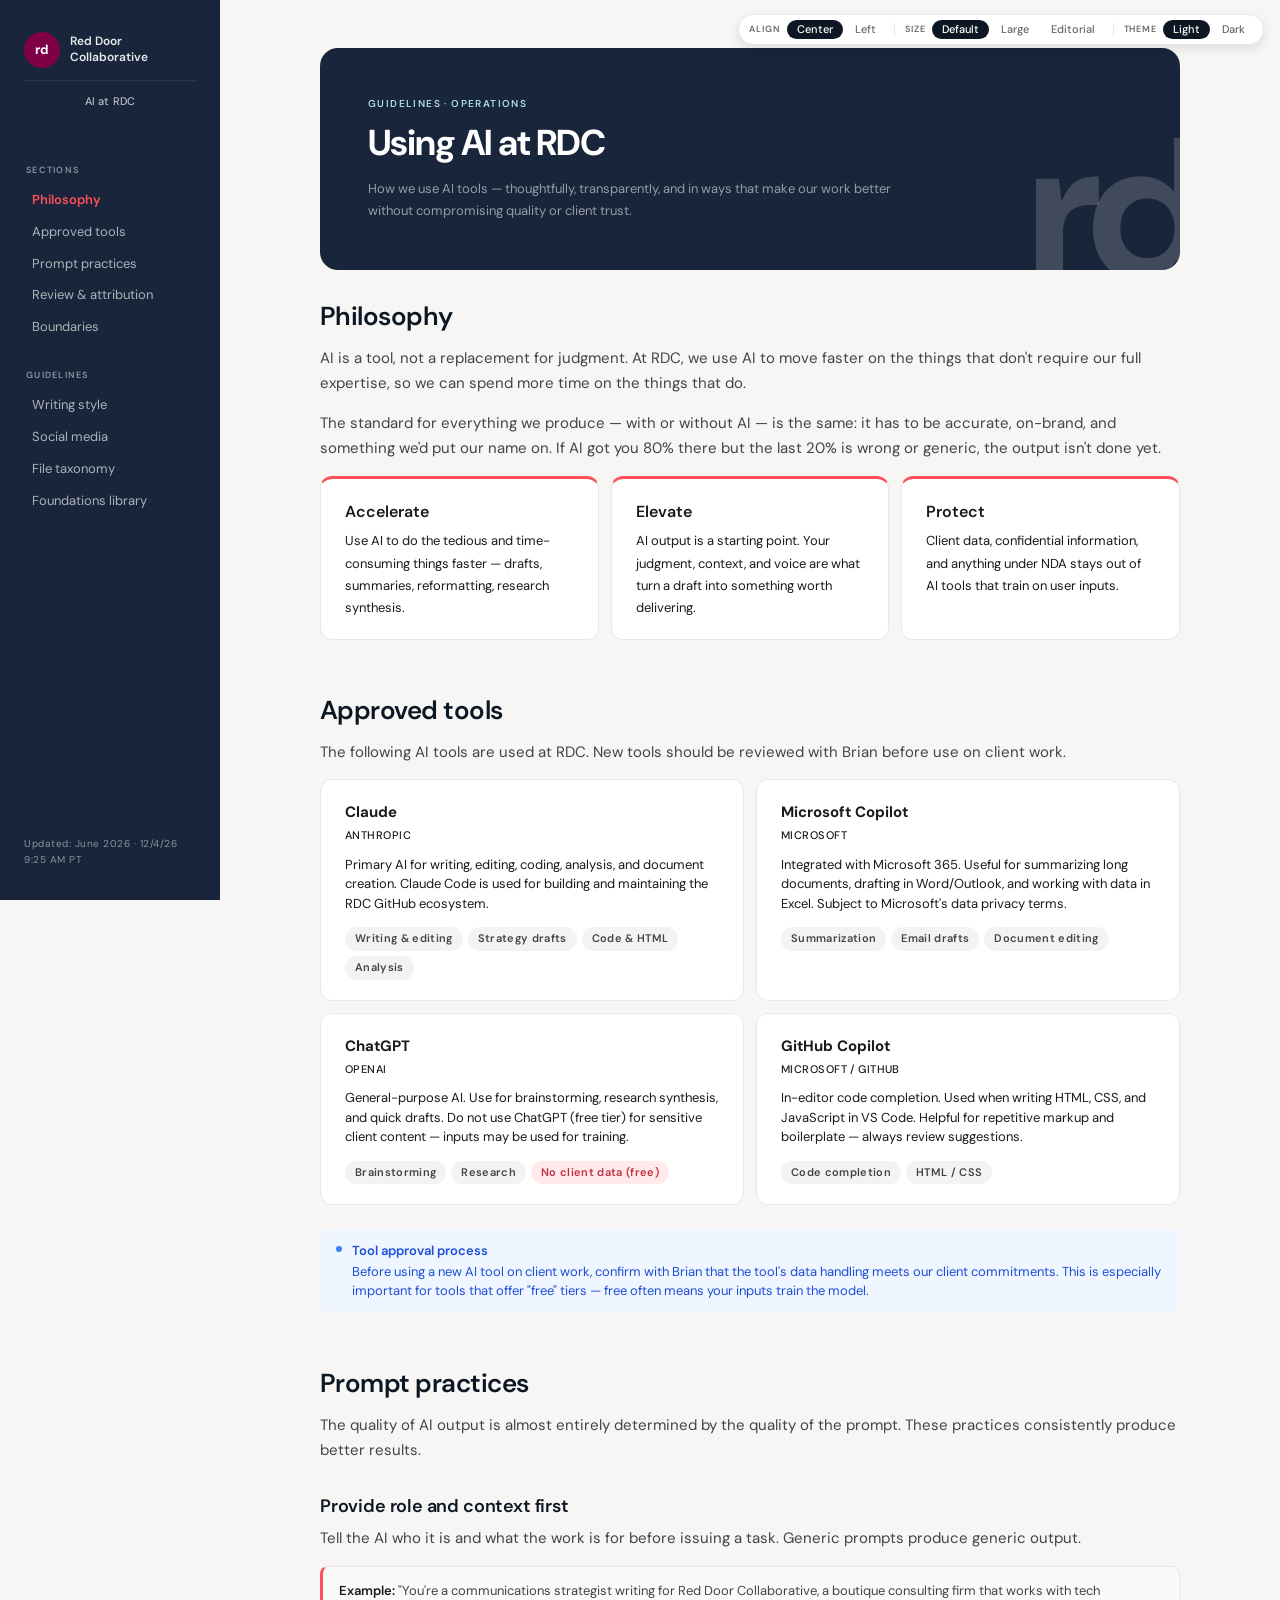
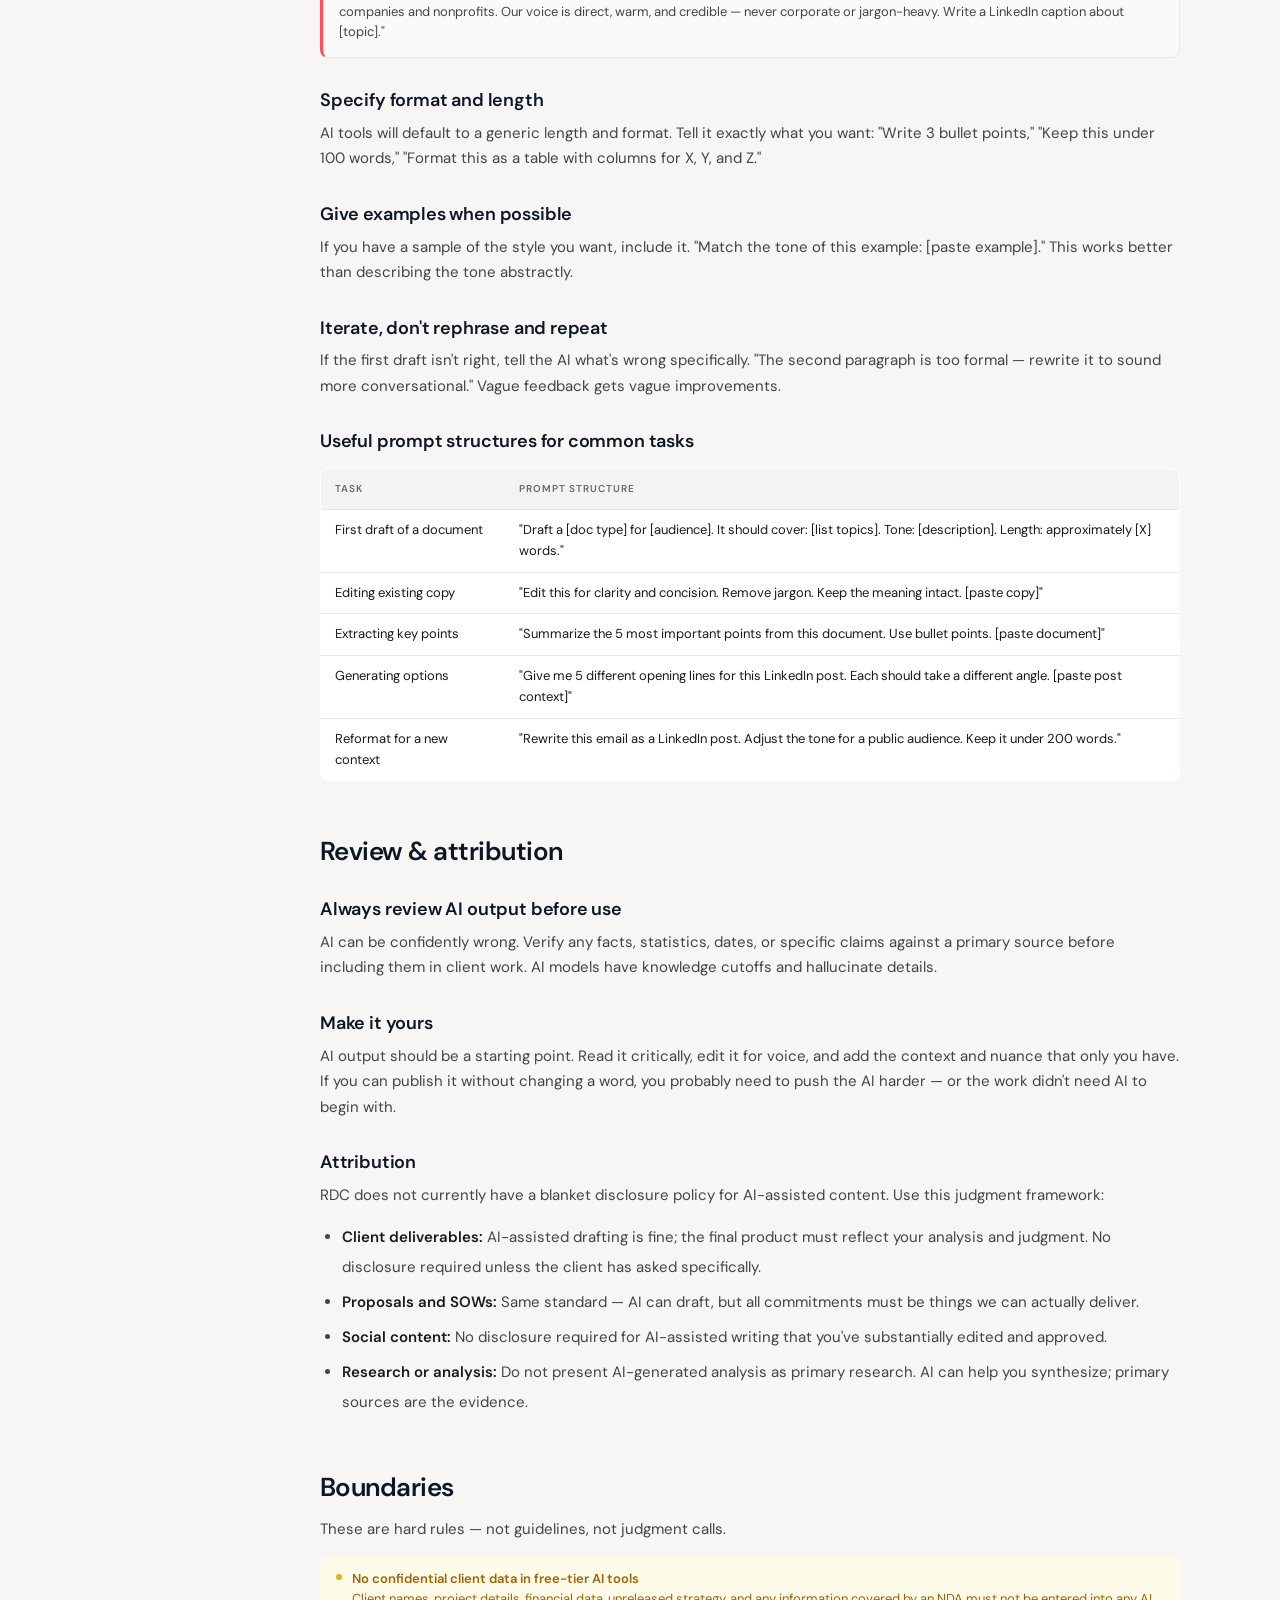
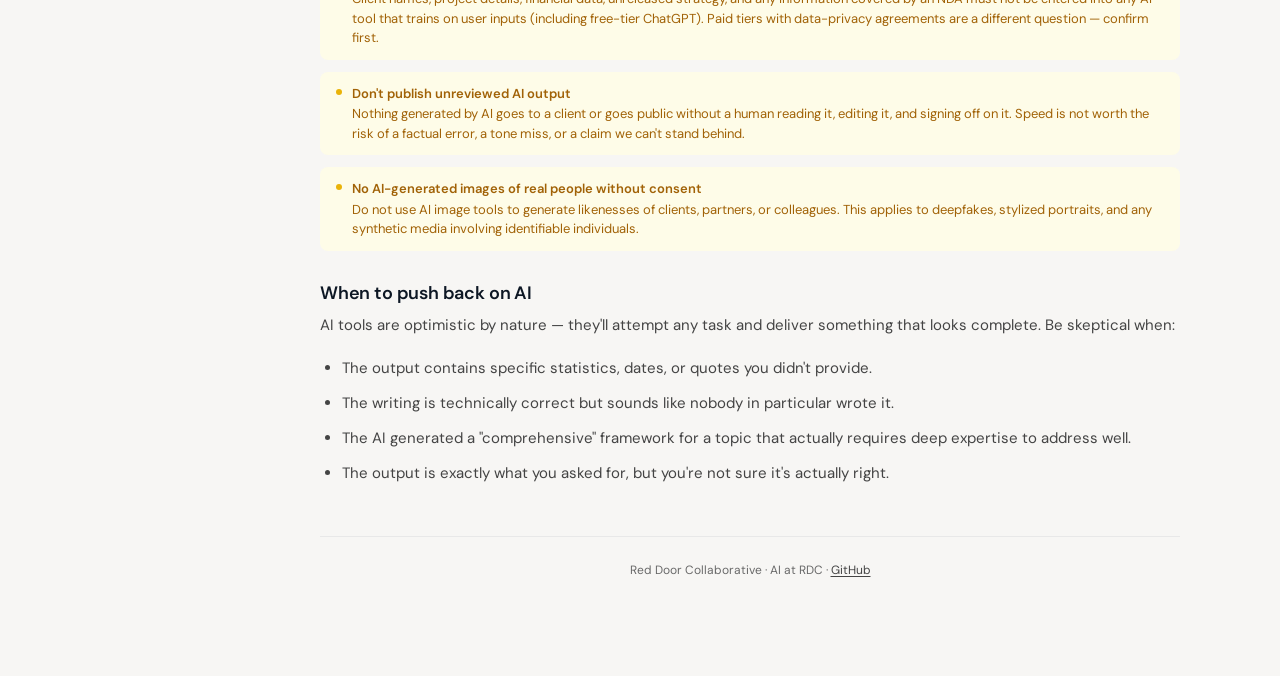
<file: guidelines/ai-at-rdc.html>
<!DOCTYPE html>
<html lang="en">
<head>
<meta charset="UTF-8">
<meta name="viewport" content="width=device-width, initial-scale=1.0">
<title>AI at RDC — Red Door Collaborative</title>
<script>(function(){try{var p=JSON.parse(localStorage.getItem('rdc-prefs')||'{}');document.documentElement.setAttribute('data-theme',p.theme||(window.matchMedia('(prefers-color-scheme: dark)').matches?'dark':'light'));}catch(e){}})();</script>
<link rel="preconnect" href="https://fonts.googleapis.com">
<link rel="preconnect" href="https://fonts.gstatic.com" crossorigin>
<link href="https://fonts.googleapis.com/css2?family=DM+Sans:ital,opsz,wght@0,9..40,300;0,9..40,400;0,9..40,500;0,9..40,600;0,9..40,700;1,9..40,300&family=DM+Mono:wght@400;500&display=swap" rel="stylesheet">
<link rel="stylesheet" href="https://reddoorcollaborative.github.io/rdc-foundations-library/rdc.css">
<style>
.page-header-meta { font-size:13px; color:rgba(255,255,255,0.55); line-height:1.7; max-width:560px; margin-top:0.75rem; }
.page-header-meta strong { color:rgba(255,255,255,0.85); font-weight:600; }
.content h2 { margin:56px 0 14px; scroll-margin-top:1rem; font-size:26px; }
.content h2:first-child { margin-top:0; }
.content h3 { margin:32px 0 10px; scroll-margin-top:1rem; font-size:18px; }
.content h4 { margin:22px 0 6px; }
.content p  { margin:10px 0 14px; }
.content ul, .content ol { margin:10px 0 16px; }
.content li { margin:5px 0; font-size:15px; }
.content li > ul, .content li > ol { margin:6px 0; }
.content strong { color:var(--gray-900); }
.content pre code { background:transparent; padding:0; font-size:inherit; color:inherit; }
.content table { border-collapse:collapse; width:100%; margin:16px 0; font-size:13px; background:var(--white); border:1px solid var(--gray-200); border-radius:var(--radius-md); overflow:hidden; }
.content table thead th { background:var(--gray-100); font-size:10px; font-weight:600; letter-spacing:0.1em; text-transform:uppercase; color:var(--gray-500); text-align:left; padding:12px 14px; border-bottom:1px solid var(--gray-200); }
.content table tbody td { padding:10px 14px; border-bottom:1px solid var(--gray-200); color:var(--gray-900); vertical-align:top; }
.content table tbody tr:last-child td { border-bottom:none; }
.tool-card { background:var(--white); border:1px solid var(--gray-200); border-radius:var(--radius-lg); padding:1.25rem 1.5rem; }
.tool-name { font-size:15px; font-weight:700; color:var(--gray-900); margin-bottom:3px; }
.tool-maker { font-size:11px; color:var(--gray-400); font-weight:500; letter-spacing:0.04em; text-transform:uppercase; margin-bottom:8px; }
.tool-desc { font-size:13px; color:var(--gray-600); margin:0 0 10px; line-height:1.5; }
.tool-uses { display:flex; flex-wrap:wrap; gap:5px; }
[data-theme="dark"] .tool-card { background:#1e2533; border-color:rgba(255,255,255,0.08); }
[data-theme="dark"] .tool-name { color:rgba(255,255,255,0.90); }
[data-theme="dark"] .tool-maker { color:rgba(255,255,255,0.30); }
[data-theme="dark"] .tool-desc { color:rgba(255,255,255,0.55); }
.prompt-block { background:var(--gray-50); border:1px solid var(--gray-200); border-left:3px solid var(--coral); border-radius:var(--radius-md); padding:14px 16px; margin:12px 0 20px; font-size:13px; color:var(--gray-700); line-height:1.6; }
.prompt-block code { background:var(--gray-100); padding:1px 5px; border-radius:3px; font-size:12px; }
[data-theme="dark"] .prompt-block { background:#0d1525; border-color:rgba(255,255,255,0.08); border-left-color:var(--coral); color:rgba(255,255,255,0.65); }
[data-theme="dark"] .prompt-block code { background:rgba(255,255,255,0.07); }
</style>
</head>
<body>

<aside class="sidebar">
  <a class="sidebar-logo" href="https://reddoorcollaborative.github.io/rdc-central/">
    <div class="logo-mark">rd</div>
    <div class="logo-text">Red Door<br>Collaborative</div>
  </a>
  <div class="sidebar-page-title">AI at RDC</div>

  <div class="nav-section-label">Sections</div>
  <a class="nav-link active" href="#philosophy">Philosophy</a>
  <a class="nav-link" href="#tools">Approved tools</a>
  <a class="nav-link" href="#prompting">Prompt practices</a>
  <a class="nav-link" href="#review">Review &amp; attribution</a>
  <a class="nav-link" href="#boundaries">Boundaries</a>

  <div class="nav-section-label">Guidelines</div>
  <a class="nav-link" href="writing-style.html">Writing style</a>
  <a class="nav-link" href="social-media.html">Social media</a>
  <a class="nav-link" href="file-taxonomy.html">File taxonomy</a>
  <a class="nav-link" href="../index.html">Foundations library</a>

  <div class="sidebar-version">Updated: June 2026</div>
</aside>

<main class="sidebar-content">
<div class="sidebar-inner">

  <div class="page-header">
    <div class="eyebrow">Guidelines &middot; Operations</div>
    <div class="page-header-title">Using AI at RDC</div>
    <div class="page-header-meta">
      How we use AI tools — thoughtfully, transparently, and in ways that make our work better without compromising quality or client trust.
    </div>
  </div>

  <div class="content">

    <h2 id="philosophy">Philosophy</h2>
    <p>AI is a tool, not a replacement for judgment. At RDC, we use AI to move faster on the things that don't require our full expertise, so we can spend more time on the things that do.</p>

    <p>The standard for everything we produce — with or without AI — is the same: it has to be accurate, on-brand, and something we'd put our name on. If AI got you 80% there but the last 20% is wrong or generic, the output isn't done yet.</p>

    <div class="grid-3" style="margin-bottom:1.5rem;">
      <div class="card" style="border-top:3px solid var(--coral);">
        <strong style="display:block;margin-bottom:6px;">Accelerate</strong>
        <p style="font-size:13px;color:var(--gray-600);margin:0;">Use AI to do the tedious and time-consuming things faster — drafts, summaries, reformatting, research synthesis.</p>
      </div>
      <div class="card" style="border-top:3px solid var(--coral);">
        <strong style="display:block;margin-bottom:6px;">Elevate</strong>
        <p style="font-size:13px;color:var(--gray-600);margin:0;">AI output is a starting point. Your judgment, context, and voice are what turn a draft into something worth delivering.</p>
      </div>
      <div class="card" style="border-top:3px solid var(--coral);">
        <strong style="display:block;margin-bottom:6px;">Protect</strong>
        <p style="font-size:13px;color:var(--gray-600);margin:0;">Client data, confidential information, and anything under NDA stays out of AI tools that train on user inputs.</p>
      </div>
    </div>

    <h2 id="tools">Approved tools</h2>
    <p>The following AI tools are used at RDC. New tools should be reviewed with Brian before use on client work.</p>

    <div class="grid-2" style="margin-bottom:1.5rem;">

      <div class="tool-card">
        <div class="tool-name">Claude</div>
        <div class="tool-maker">Anthropic</div>
        <p class="tool-desc">Primary AI for writing, editing, coding, analysis, and document creation. Claude Code is used for building and maintaining the RDC GitHub ecosystem.</p>
        <div class="tool-uses">
          <span class="badge badge-neutral">Writing &amp; editing</span>
          <span class="badge badge-neutral">Strategy drafts</span>
          <span class="badge badge-neutral">Code &amp; HTML</span>
          <span class="badge badge-neutral">Analysis</span>
        </div>
      </div>

      <div class="tool-card">
        <div class="tool-name">Microsoft Copilot</div>
        <div class="tool-maker">Microsoft</div>
        <p class="tool-desc">Integrated with Microsoft 365. Useful for summarizing long documents, drafting in Word/Outlook, and working with data in Excel. Subject to Microsoft's data privacy terms.</p>
        <div class="tool-uses">
          <span class="badge badge-neutral">Summarization</span>
          <span class="badge badge-neutral">Email drafts</span>
          <span class="badge badge-neutral">Document editing</span>
        </div>
      </div>

      <div class="tool-card">
        <div class="tool-name">ChatGPT</div>
        <div class="tool-maker">OpenAI</div>
        <p class="tool-desc">General-purpose AI. Use for brainstorming, research synthesis, and quick drafts. Do not use ChatGPT (free tier) for sensitive client content — inputs may be used for training.</p>
        <div class="tool-uses">
          <span class="badge badge-neutral">Brainstorming</span>
          <span class="badge badge-neutral">Research</span>
          <span class="badge badge-coral">No client data (free)</span>
        </div>
      </div>

      <div class="tool-card">
        <div class="tool-name">GitHub Copilot</div>
        <div class="tool-maker">Microsoft / GitHub</div>
        <p class="tool-desc">In-editor code completion. Used when writing HTML, CSS, and JavaScript in VS Code. Helpful for repetitive markup and boilerplate — always review suggestions.</p>
        <div class="tool-uses">
          <span class="badge badge-neutral">Code completion</span>
          <span class="badge badge-neutral">HTML / CSS</span>
        </div>
      </div>

    </div>

    <div class="alert alert-info" style="margin-bottom:1.5rem;">
      <div class="alert-dot"></div>
      <div class="alert-body">
        <div class="alert-title">Tool approval process</div>
        Before using a new AI tool on client work, confirm with Brian that the tool's data handling meets our client commitments. This is especially important for tools that offer "free" tiers — free often means your inputs train the model.
      </div>
    </div>

    <h2 id="prompting">Prompt practices</h2>
    <p>The quality of AI output is almost entirely determined by the quality of the prompt. These practices consistently produce better results.</p>

    <h3>Provide role and context first</h3>
    <p>Tell the AI who it is and what the work is for before issuing a task. Generic prompts produce generic output.</p>

    <div class="prompt-block">
      <strong style="color:var(--gray-900);">Example:</strong> "You're a communications strategist writing for Red Door Collaborative, a boutique consulting firm that works with tech companies and nonprofits. Our voice is direct, warm, and credible — never corporate or jargon-heavy. Write a LinkedIn caption about [topic]."
    </div>

    <h3>Specify format and length</h3>
    <p>AI tools will default to a generic length and format. Tell it exactly what you want: "Write 3 bullet points," "Keep this under 100 words," "Format this as a table with columns for X, Y, and Z."</p>

    <h3>Give examples when possible</h3>
    <p>If you have a sample of the style you want, include it. "Match the tone of this example: [paste example]." This works better than describing the tone abstractly.</p>

    <h3>Iterate, don't rephrase and repeat</h3>
    <p>If the first draft isn't right, tell the AI what's wrong specifically. "The second paragraph is too formal — rewrite it to sound more conversational." Vague feedback gets vague improvements.</p>

    <h3>Useful prompt structures for common tasks</h3>
    <table>
      <thead>
        <tr><th>Task</th><th>Prompt structure</th></tr>
      </thead>
      <tbody>
        <tr>
          <td>First draft of a document</td>
          <td>"Draft a [doc type] for [audience]. It should cover: [list topics]. Tone: [description]. Length: approximately [X] words."</td>
        </tr>
        <tr>
          <td>Editing existing copy</td>
          <td>"Edit this for clarity and concision. Remove jargon. Keep the meaning intact. [paste copy]"</td>
        </tr>
        <tr>
          <td>Extracting key points</td>
          <td>"Summarize the 5 most important points from this document. Use bullet points. [paste document]"</td>
        </tr>
        <tr>
          <td>Generating options</td>
          <td>"Give me 5 different opening lines for this LinkedIn post. Each should take a different angle. [paste post context]"</td>
        </tr>
        <tr>
          <td>Reformat for a new context</td>
          <td>"Rewrite this email as a LinkedIn post. Adjust the tone for a public audience. Keep it under 200 words."</td>
        </tr>
      </tbody>
    </table>

    <h2 id="review">Review &amp; attribution</h2>

    <h3>Always review AI output before use</h3>
    <p>AI can be confidently wrong. Verify any facts, statistics, dates, or specific claims against a primary source before including them in client work. AI models have knowledge cutoffs and hallucinate details.</p>

    <h3>Make it yours</h3>
    <p>AI output should be a starting point. Read it critically, edit it for voice, and add the context and nuance that only you have. If you can publish it without changing a word, you probably need to push the AI harder — or the work didn't need AI to begin with.</p>

    <h3>Attribution</h3>
    <p>RDC does not currently have a blanket disclosure policy for AI-assisted content. Use this judgment framework:</p>
    <ul>
      <li><strong>Client deliverables:</strong> AI-assisted drafting is fine; the final product must reflect your analysis and judgment. No disclosure required unless the client has asked specifically.</li>
      <li><strong>Proposals and SOWs:</strong> Same standard — AI can draft, but all commitments must be things we can actually deliver.</li>
      <li><strong>Social content:</strong> No disclosure required for AI-assisted writing that you've substantially edited and approved.</li>
      <li><strong>Research or analysis:</strong> Do not present AI-generated analysis as primary research. AI can help you synthesize; primary sources are the evidence.</li>
    </ul>

    <h2 id="boundaries">Boundaries</h2>
    <p>These are hard rules — not guidelines, not judgment calls.</p>

    <div class="alert alert-warning" style="margin-bottom:0.75rem;">
      <div class="alert-dot"></div>
      <div class="alert-body">
        <div class="alert-title">No confidential client data in free-tier AI tools</div>
        Client names, project details, financial data, unreleased strategy, and any information covered by an NDA must not be entered into any AI tool that trains on user inputs (including free-tier ChatGPT). Paid tiers with data-privacy agreements are a different question — confirm first.
      </div>
    </div>

    <div class="alert alert-warning" style="margin-bottom:0.75rem;">
      <div class="alert-dot"></div>
      <div class="alert-body">
        <div class="alert-title">Don't publish unreviewed AI output</div>
        Nothing generated by AI goes to a client or goes public without a human reading it, editing it, and signing off on it. Speed is not worth the risk of a factual error, a tone miss, or a claim we can't stand behind.
      </div>
    </div>

    <div class="alert alert-warning" style="margin-bottom:1.5rem;">
      <div class="alert-dot"></div>
      <div class="alert-body">
        <div class="alert-title">No AI-generated images of real people without consent</div>
        Do not use AI image tools to generate likenesses of clients, partners, or colleagues. This applies to deepfakes, stylized portraits, and any synthetic media involving identifiable individuals.
      </div>
    </div>

    <h3>When to push back on AI</h3>
    <p>AI tools are optimistic by nature — they'll attempt any task and deliver something that looks complete. Be skeptical when:</p>
    <ul>
      <li>The output contains specific statistics, dates, or quotes you didn't provide.</li>
      <li>The writing is technically correct but sounds like nobody in particular wrote it.</li>
      <li>The AI generated a "comprehensive" framework for a topic that actually requires deep expertise to address well.</li>
      <li>The output is exactly what you asked for, but you're not sure it's actually right.</li>
    </ul>

  </div>

  <div class="page-footer">
    Red Door Collaborative &middot; AI at RDC &middot; <a href="https://github.com/reddoorcollaborative">GitHub</a>
  </div>

</div>
</main>

<script src="https://reddoorcollaborative.github.io/rdc-foundations-library/rdc.js"></script>
<script>
(function () {
  var headings = document.querySelectorAll('.content h2');
  var navLinks = document.querySelectorAll('.nav-link');
  var obs = new IntersectionObserver(function (entries) {
    entries.forEach(function (entry) {
      if (entry.isIntersecting) {
        var id = entry.target.getAttribute('id');
        navLinks.forEach(function (l) {
          l.classList.toggle('active', l.getAttribute('href') === '#' + id);
        });
      }
    });
  }, { rootMargin: '-15% 0px -75% 0px' });
  headings.forEach(function (h) { obs.observe(h); });
})();
</script>
</body>
</html>
</file>
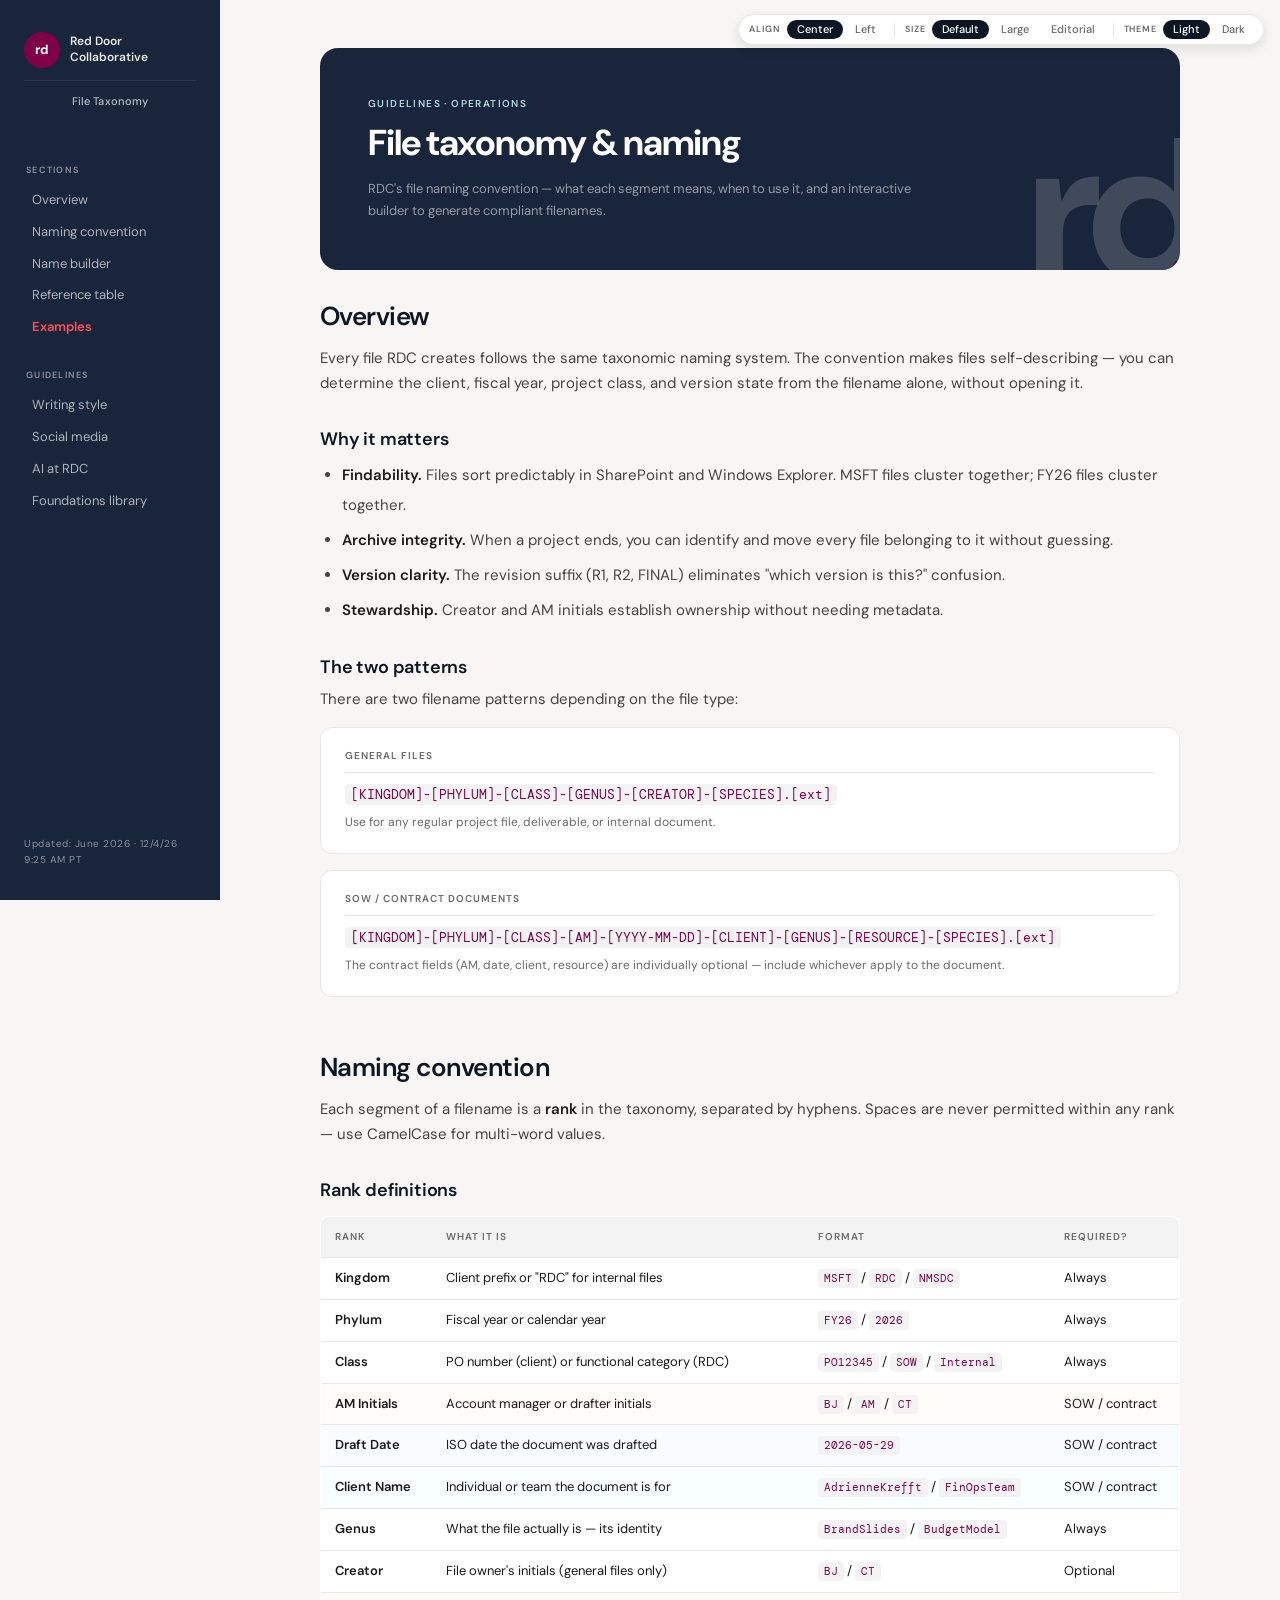
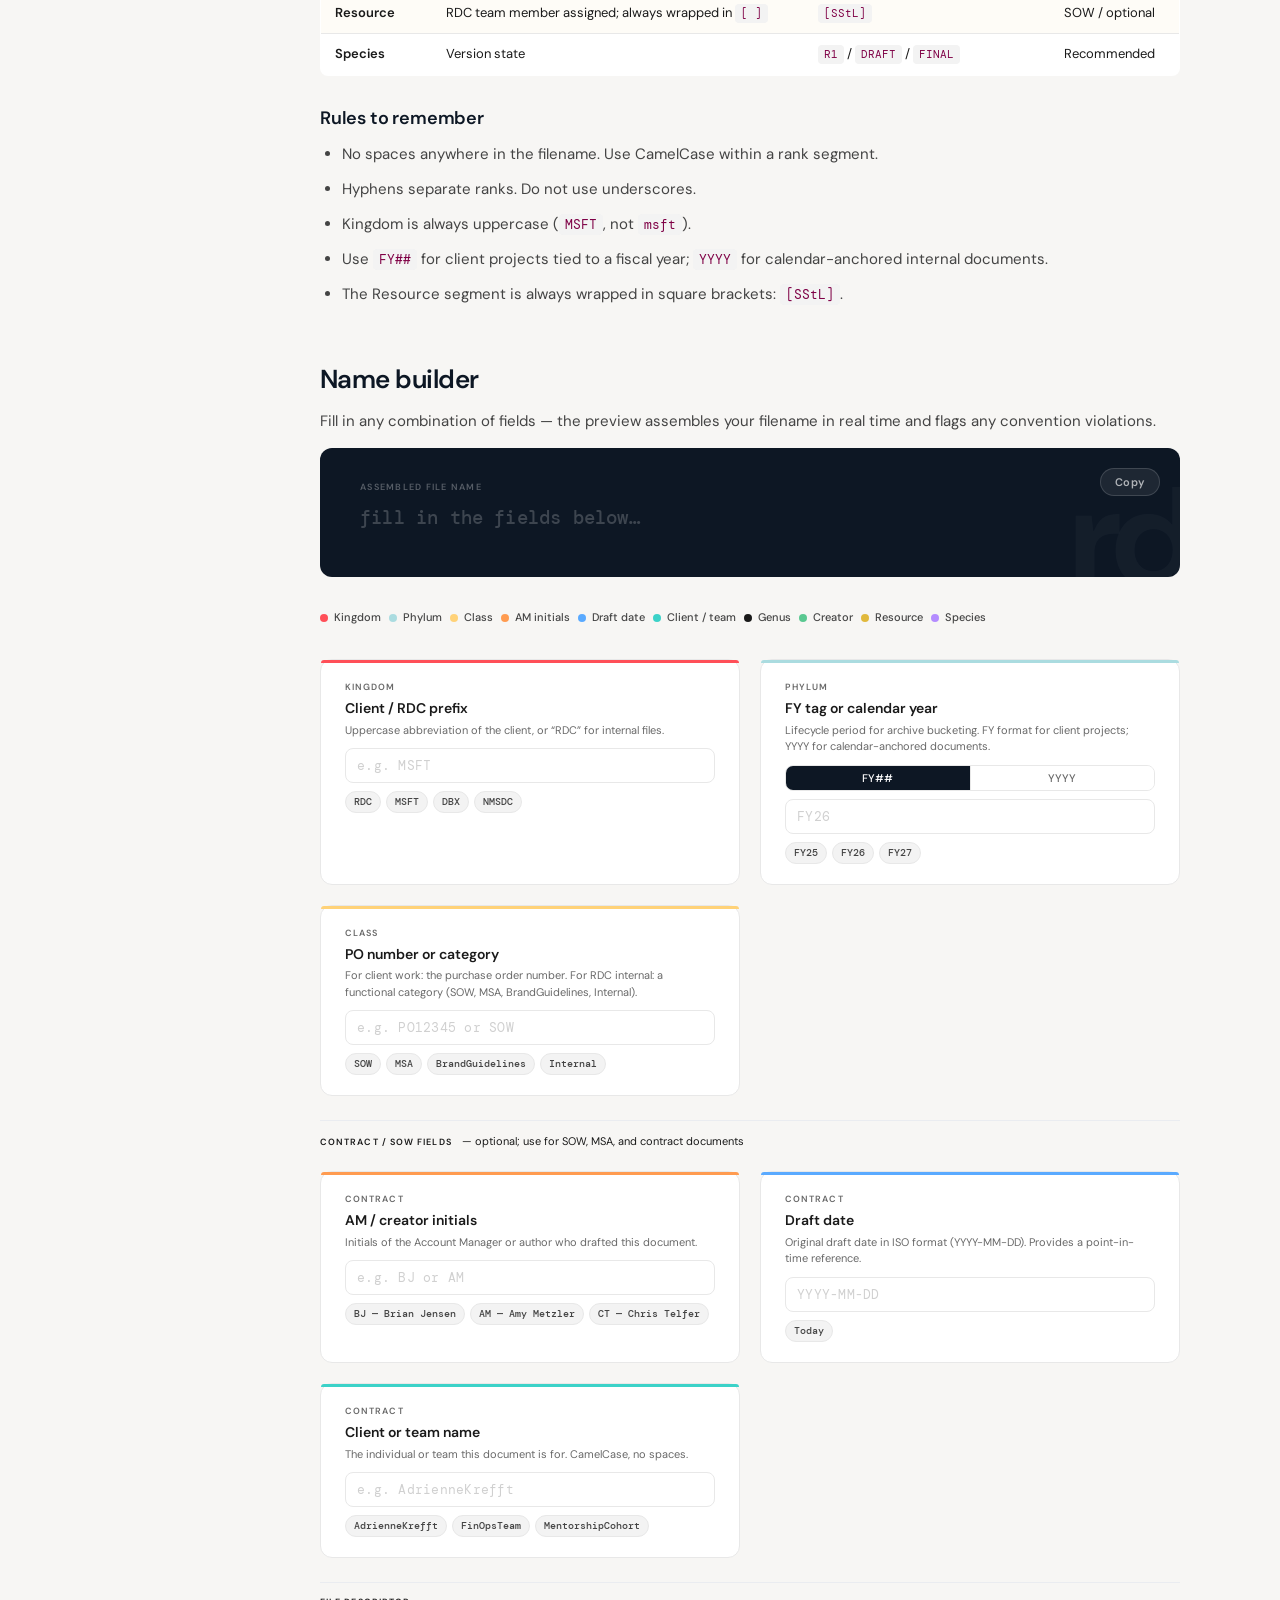
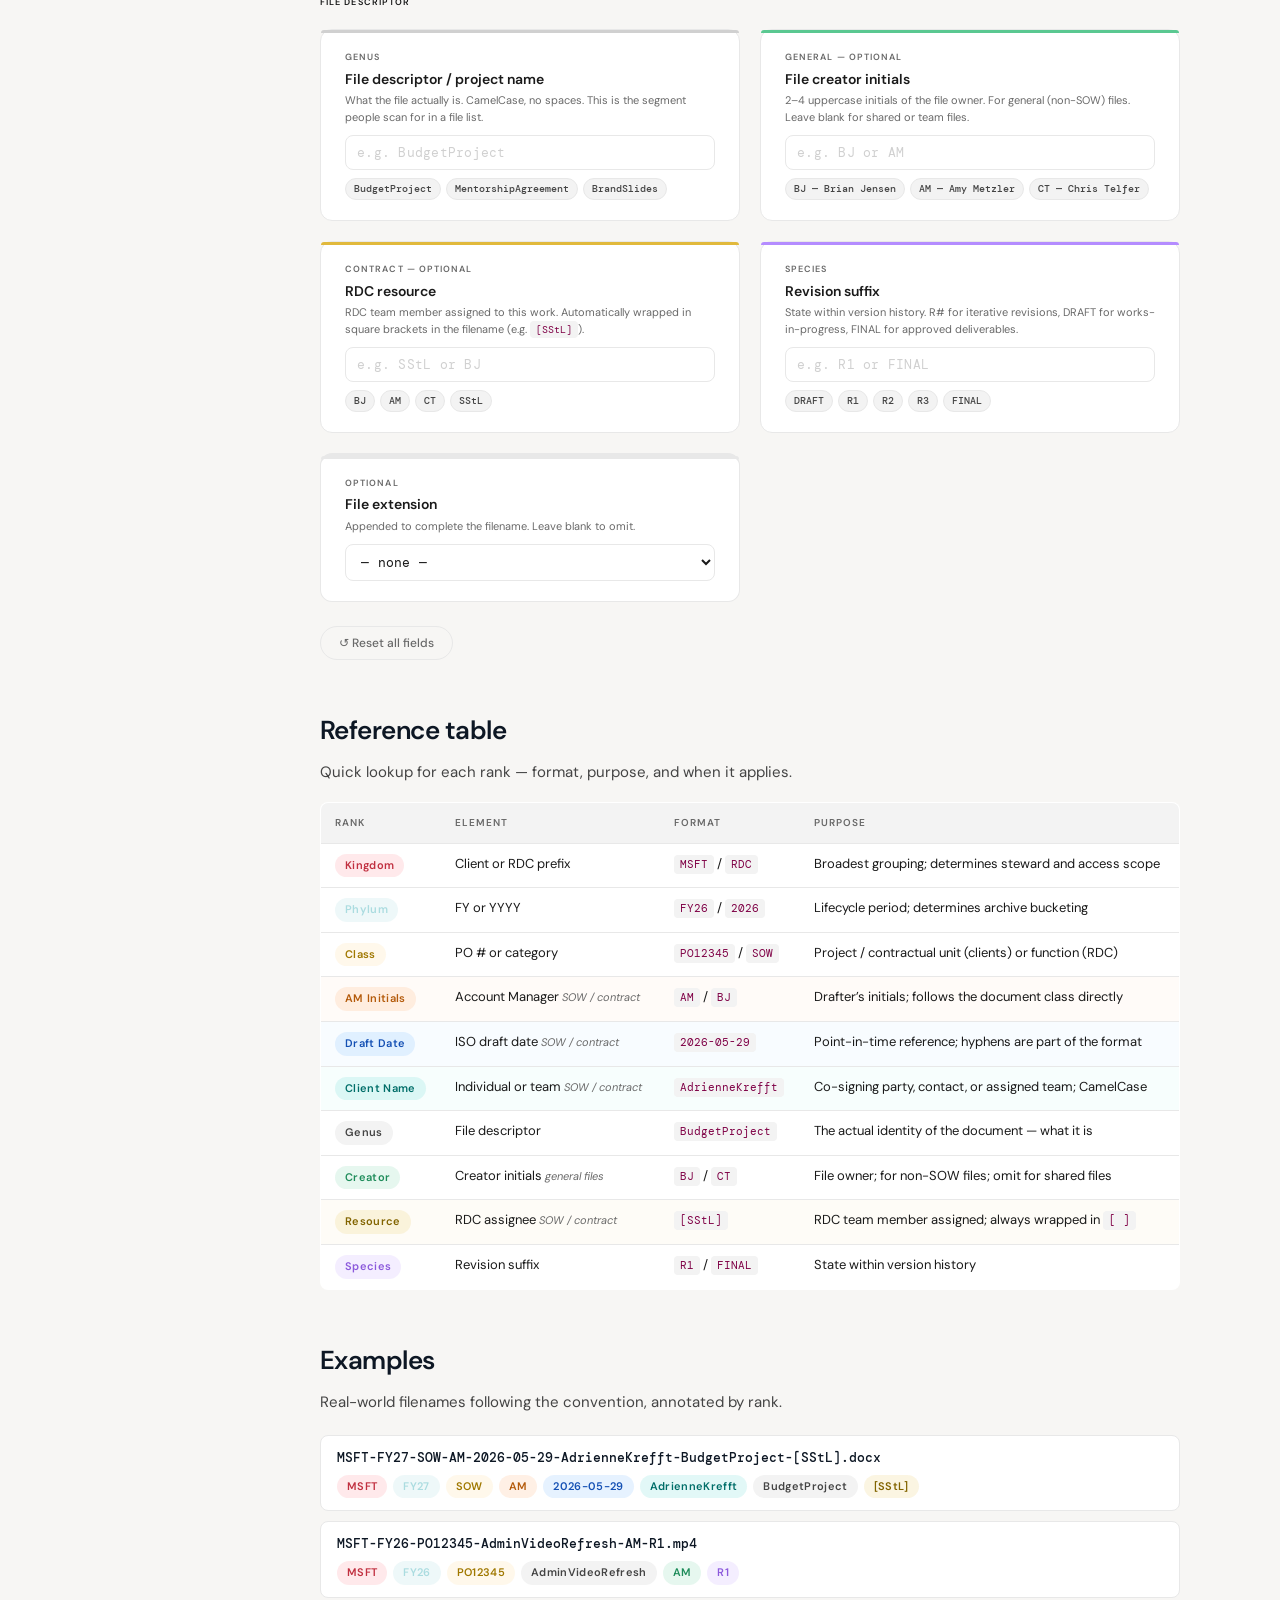
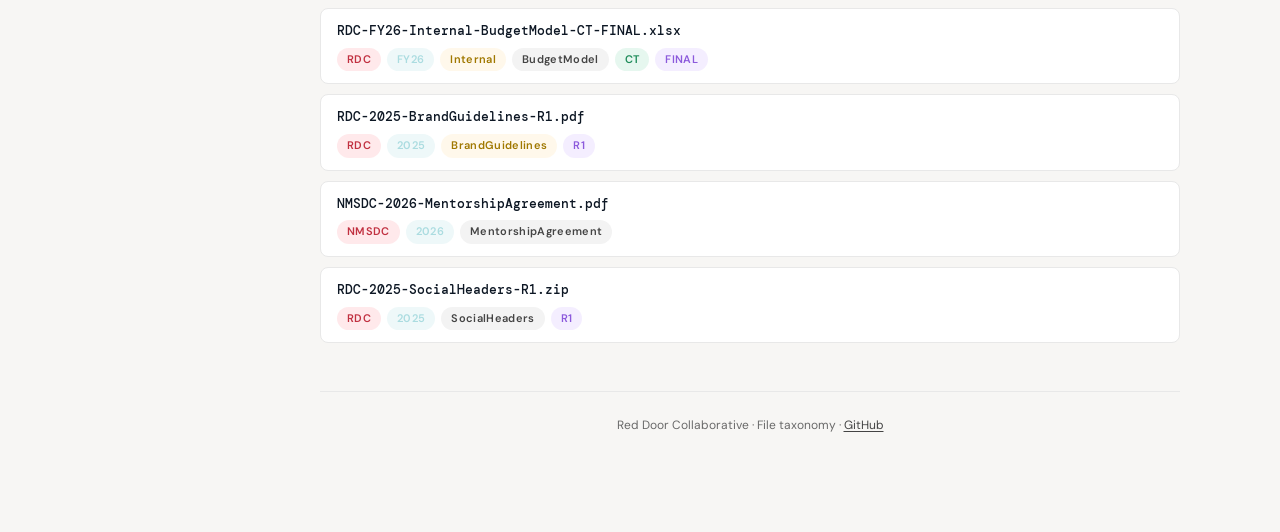
<file: guidelines/file-taxonomy.html>
<!DOCTYPE html>
<html lang="en">
<head>
<meta charset="UTF-8">
<meta name="viewport" content="width=device-width, initial-scale=1.0">
<title>File Taxonomy — Red Door Collaborative</title>
<script>(function(){try{var p=JSON.parse(localStorage.getItem('rdc-prefs')||'{}');document.documentElement.setAttribute('data-theme',p.theme||(window.matchMedia('(prefers-color-scheme: dark)').matches?'dark':'light'));}catch(e){}})();</script>
<link rel="preconnect" href="https://fonts.googleapis.com">
<link rel="preconnect" href="https://fonts.gstatic.com" crossorigin>
<link href="https://fonts.googleapis.com/css2?family=DM+Sans:ital,opsz,wght@0,9..40,300;0,9..40,400;0,9..40,500;0,9..40,600;0,9..40,700;1,9..40,300&family=DM+Mono:wght@400;500&display=swap" rel="stylesheet">
<link rel="stylesheet" href="https://reddoorcollaborative.github.io/rdc-foundations-library/rdc.css">
<style>
/* Document typography */
.page-header-meta { font-size:13px; color:rgba(255,255,255,0.55); line-height:1.7; max-width:560px; margin-top:0.75rem; }
.page-header-meta strong { color:rgba(255,255,255,0.85); font-weight:600; }
.content h2 { margin:56px 0 14px; scroll-margin-top:1rem; font-size:26px; }
.content h2:first-child { margin-top:0; }
.content h3 { margin:32px 0 10px; font-size:18px; }
.content p  { margin:10px 0 14px; }
.content ul, .content ol { margin:10px 0 16px; }
.content li { margin:5px 0; font-size:15px; }
.content li > ul { margin:6px 0; }
.content strong { color:var(--gray-900); }
.content table { border-collapse:collapse; width:100%; margin:16px 0; font-size:13px; background:var(--white); border:1px solid var(--gray-200); border-radius:var(--radius-md); overflow:hidden; }
.content table thead th { background:var(--gray-100); font-size:10px; font-weight:600; letter-spacing:0.1em; text-transform:uppercase; color:var(--gray-500); text-align:left; padding:12px 14px; border-bottom:1px solid var(--gray-200); }
.content table tbody td { padding:10px 14px; border-bottom:1px solid var(--gray-200); color:var(--gray-900); vertical-align:top; }
.content table tbody tr:last-child td { border-bottom:none; }

/* Name builder — preview */
.preview-wrap{background:var(--squid);border-radius:var(--radius-lg);padding:2rem 2.5rem;margin-bottom:2rem;position:relative;overflow:hidden;}
.preview-wrap::before{content:'rd';position:absolute;right:-10px;bottom:-30px;font-size:140px;font-weight:700;color:rgba(255,255,255,0.03);letter-spacing:-0.05em;line-height:1;pointer-events:none;font-family:var(--font-sans);}
.preview-label{font-size:9px;font-weight:600;letter-spacing:0.14em;text-transform:uppercase;color:rgba(255,255,255,0.3);margin-bottom:10px;}
.preview-name{font-family:var(--font-mono);font-size:clamp(13px,2vw,19px);font-weight:500;color:#fff;line-height:1.4;word-break:break-all;min-height:1.5em;letter-spacing:0.01em;}
.preview-name .seg-empty{color:rgba(255,255,255,0.2);}
.preview-name .sep{color:rgba(255,255,255,0.25);}
.preview-name .seg-kingdom{color:var(--coral);}
.preview-name .seg-phylum{color:var(--mist);}
.preview-name .seg-class{color:rgba(255,210,120,1);}
.preview-name .seg-genus{color:rgba(255,255,255,0.90);}
.preview-name .seg-am{color:rgba(255,155,80,1);}
.preview-name .seg-date{color:rgba(90,170,255,1);}
.preview-name .seg-client{color:rgba(60,210,200,1);}
.preview-name .seg-creator{color:rgba(90,200,145,1);}
.preview-name .seg-resource{color:rgba(225,185,60,1);}
.preview-name .seg-species{color:rgba(180,140,255,1);}
.preview-name .seg-ext{color:rgba(255,255,255,0.35);}
.preview-copy{position:absolute;top:1.25rem;right:1.25rem;}
.copy-btn{font-family:var(--font-sans);font-size:11px;font-weight:600;padding:6px 14px;border-radius:var(--radius-pill);border:1px solid rgba(255,255,255,0.15);background:rgba(255,255,255,0.07);color:rgba(255,255,255,0.65);cursor:pointer;transition:background 0.15s,color 0.15s;letter-spacing:0.02em;}
.copy-btn:hover{background:rgba(255,255,255,0.14);color:#fff;}
.copy-btn.copied{background:rgba(34,197,94,0.20);border-color:rgba(34,197,94,0.35);color:#86efac;}
.preview-warnings{margin-top:12px;display:flex;flex-wrap:wrap;gap:6px;min-height:0;}
.warn-chip{font-size:10px;font-weight:600;padding:3px 10px;border-radius:var(--radius-pill);background:rgba(255,79,88,0.15);color:#ff8a90;border:1px solid rgba(255,79,88,0.25);}

/* Rank legend */
.rank-legend{display:flex;flex-wrap:wrap;gap:8px;margin-bottom:2rem;}
.rank-pip{display:inline-flex;align-items:center;gap:6px;font-size:11px;font-weight:500;color:var(--gray-700);}
.rank-pip::before{content:'';display:inline-block;width:8px;height:8px;border-radius:50%;}
.rank-pip.kingdom::before{background:var(--coral);}
.rank-pip.phylum::before{background:var(--mist);}
.rank-pip.class::before{background:rgba(255,210,120,1);}
.rank-pip.genus::before{background:var(--gray-900);}
.rank-pip.am-initials::before{background:rgba(255,155,80,1);}
.rank-pip.draft-date::before{background:rgba(90,170,255,1);}
.rank-pip.client-name::before{background:rgba(60,210,200,1);}
.rank-pip.creator::before{background:rgba(90,200,145,1);}
.rank-pip.resource::before{background:rgba(225,185,60,1);}
.rank-pip.species::before{background:rgba(180,140,255,1);}
[data-theme="dark"] .rank-pip{color:rgba(255,255,255,0.55);}

/* Builder form */
.builder-grid{display:grid;grid-template-columns:1fr 1fr;gap:1.25rem;}
@media(max-width:700px){.builder-grid{grid-template-columns:1fr;}}
.rank-card{background:var(--white);border:1px solid var(--gray-200);border-radius:var(--radius-lg);padding:1.25rem 1.5rem;position:relative;}
.rank-card-bar{height:3px;border-radius:var(--radius-sm) var(--radius-sm) 0 0;position:absolute;top:0;left:0;right:0;}
.rank-card.kingdom .rank-card-bar{background:var(--coral);}
.rank-card.phylum  .rank-card-bar{background:var(--mist);}
.rank-card.class   .rank-card-bar{background:rgba(255,210,120,1);}
.rank-card.genus   .rank-card-bar{background:var(--gray-300);}
.rank-card.am-initials .rank-card-bar{background:rgba(255,155,80,1);}
.rank-card.draft-date  .rank-card-bar{background:rgba(90,170,255,1);}
.rank-card.client-name .rank-card-bar{background:rgba(60,210,200,1);}
.rank-card.creator     .rank-card-bar{background:rgba(90,200,145,1);}
.rank-card.resource    .rank-card-bar{background:rgba(225,185,60,1);}
.rank-card.species     .rank-card-bar{background:rgba(180,140,255,1);}
.section-divider{grid-column:1/-1;display:flex;align-items:center;gap:10px;padding-top:0.75rem;margin-top:0.25rem;border-top:1px solid var(--gray-150,#eaecf0);}
.section-divider-label{font-size:9px;font-weight:600;letter-spacing:0.12em;text-transform:uppercase;color:var(--gray-400);white-space:nowrap;}
.section-divider-sub{font-size:11px;color:var(--gray-400);}
.rank-name{font-size:9px;font-weight:600;letter-spacing:0.12em;text-transform:uppercase;color:var(--gray-500);margin-bottom:3px;}
.rank-title{font-size:14px;font-weight:600;color:var(--gray-900);margin-bottom:2px;}
.rank-desc{font-size:11px;color:var(--gray-500);line-height:1.5;margin-bottom:10px;}
.rank-input{font-family:var(--font-mono);font-size:13px;width:100%;padding:8px 11px;border:1px solid var(--gray-200);border-radius:var(--radius-md);background:var(--white);color:var(--gray-900);outline:none;transition:border-color 0.15s,box-shadow 0.15s;letter-spacing:0.02em;box-sizing:border-box;}
.rank-input:focus{border-color:var(--coral);box-shadow:0 0 0 3px rgba(255,79,88,0.10);}
.rank-input.has-warning{border-color:rgba(255,79,88,0.5);}
.rank-input::placeholder{color:var(--gray-300);font-weight:400;}
.rank-hints{display:flex;flex-wrap:wrap;gap:5px;margin-top:8px;}
.hint-pill{font-size:10px;font-weight:500;padding:2px 8px;border-radius:var(--radius-pill);background:var(--gray-100);color:var(--gray-700);cursor:pointer;border:1px solid var(--gray-200);transition:background 0.12s,color 0.12s;font-family:var(--font-mono);}
.hint-pill:hover{background:var(--gray-200);color:var(--gray-900);}
.phylum-toggle{display:flex;gap:0;border:1px solid var(--gray-200);border-radius:var(--radius-md);overflow:hidden;margin-bottom:8px;}
.phylum-btn{flex:1;font-family:var(--font-sans);font-size:11px;font-weight:500;padding:5px 8px;background:var(--white);color:var(--gray-500);border:none;cursor:pointer;transition:background 0.12s,color 0.12s;border-right:1px solid var(--gray-200);}
.phylum-btn:last-child{border-right:none;}
.phylum-btn.active{background:var(--squid);color:#fff;}
.actions-row{display:flex;gap:10px;align-items:center;margin-top:1.5rem;}
.btn-reset{font-family:var(--font-sans);font-size:12px;font-weight:500;padding:8px 18px;border-radius:var(--radius-pill);border:1px solid var(--gray-200);background:transparent;color:var(--gray-500);cursor:pointer;transition:background 0.12s,color 0.12s;}
.btn-reset:hover{background:var(--gray-100);color:var(--gray-900);}

/* Example cards */
.ex-list{display:flex;flex-direction:column;gap:10px;margin-top:1.25rem;}
.ex-card{background:var(--white);border:1px solid var(--gray-200);border-radius:var(--radius-md);padding:12px 16px;}
.ex-name{font-family:var(--font-mono);font-size:13px;font-weight:500;color:var(--squid);margin-bottom:6px;word-break:break-all;}
.ex-meta{display:flex;flex-wrap:wrap;gap:6px;}

/* Dark mode overrides */
[data-theme="dark"] .preview-wrap{background:#0a0f1a;}
[data-theme="dark"] .rank-card{background:#1e2533;border-color:rgba(255,255,255,0.08);}
[data-theme="dark"] .rank-title{color:rgba(255,255,255,0.90);}
[data-theme="dark"] .rank-desc{color:rgba(255,255,255,0.42);}
[data-theme="dark"] .rank-input{background:#0d1525;border-color:rgba(255,255,255,0.10);color:rgba(255,255,255,0.90);}
[data-theme="dark"] .rank-input:focus{border-color:var(--coral);box-shadow:0 0 0 3px rgba(255,79,88,0.12);}
[data-theme="dark"] .hint-pill{background:rgba(255,255,255,0.06);border-color:rgba(255,255,255,0.08);color:rgba(255,255,255,0.55);}
[data-theme="dark"] .hint-pill:hover{background:rgba(255,255,255,0.12);color:rgba(255,255,255,0.90);}
[data-theme="dark"] .phylum-toggle{border-color:rgba(255,255,255,0.08);}
[data-theme="dark"] .phylum-btn{background:#0d1525;color:rgba(255,255,255,0.42);border-color:rgba(255,255,255,0.08);}
[data-theme="dark"] .phylum-btn.active{background:var(--squid);color:#fff;}
[data-theme="dark"] .rank-name{color:rgba(255,255,255,0.30);}
[data-theme="dark"] .genus .rank-card-bar{background:rgba(255,255,255,0.30);}
[data-theme="dark"] .creator .rank-card-bar{background:rgba(90,200,145,0.80);}
[data-theme="dark"] .section-divider{border-color:rgba(255,255,255,0.07);}
[data-theme="dark"] .section-divider-label,[data-theme="dark"] .section-divider-sub{color:rgba(255,255,255,0.25);}
[data-theme="dark"] .ex-card{background:#1e2533;border-color:rgba(255,255,255,0.08);}
[data-theme="dark"] .ex-name{color:rgba(255,255,255,0.90);}
[data-theme="dark"] .btn-reset{border-color:rgba(255,255,255,0.10);color:rgba(255,255,255,0.42);}
[data-theme="dark"] .btn-reset:hover{background:rgba(255,255,255,0.06);color:rgba(255,255,255,0.90);}
</style>
</head>
<body>

<aside class="sidebar">
  <a class="sidebar-logo" href="https://reddoorcollaborative.github.io/rdc-central/">
    <div class="logo-mark">rd</div>
    <div class="logo-text">Red Door<br>Collaborative</div>
  </a>
  <div class="sidebar-page-title">File Taxonomy</div>

  <div class="nav-section-label">Sections</div>
  <a class="nav-link active" href="#overview">Overview</a>
  <a class="nav-link" href="#convention">Naming convention</a>
  <a class="nav-link" href="#builder">Name builder</a>
  <a class="nav-link" href="#reference">Reference table</a>
  <a class="nav-link" href="#examples">Examples</a>

  <div class="nav-section-label">Guidelines</div>
  <a class="nav-link" href="writing-style.html">Writing style</a>
  <a class="nav-link" href="social-media.html">Social media</a>
  <a class="nav-link" href="ai-at-rdc.html">AI at RDC</a>
  <a class="nav-link" href="../index.html">Foundations library</a>

  <div class="sidebar-version">Updated: June 2026</div>
</aside>

<main class="sidebar-content">
<div class="sidebar-inner">

  <div class="page-header">
    <div class="eyebrow">Guidelines &middot; Operations</div>
    <div class="page-header-title">File taxonomy &amp; naming</div>
    <div class="page-header-meta">
      RDC's file naming convention — what each segment means, when to use it, and an interactive builder to generate compliant filenames.
    </div>
  </div>

  <div class="content">

    <h2 id="overview">Overview</h2>
    <p>Every file RDC creates follows the same taxonomic naming system. The convention makes files self-describing — you can determine the client, fiscal year, project class, and version state from the filename alone, without opening it.</p>

    <h3>Why it matters</h3>
    <ul>
      <li><strong>Findability.</strong> Files sort predictably in SharePoint and Windows Explorer. MSFT files cluster together; FY26 files cluster together.</li>
      <li><strong>Archive integrity.</strong> When a project ends, you can identify and move every file belonging to it without guessing.</li>
      <li><strong>Version clarity.</strong> The revision suffix (R1, R2, FINAL) eliminates "which version is this?" confusion.</li>
      <li><strong>Stewardship.</strong> Creator and AM initials establish ownership without needing metadata.</li>
    </ul>

    <h3>The two patterns</h3>
    <p>There are two filename patterns depending on the file type:</p>
    <div class="card" style="margin-bottom:1rem;">
      <div class="subsection-label" style="margin-bottom:8px;">General files</div>
      <code style="font-size:13px;">[KINGDOM]-[PHYLUM]-[CLASS]-[GENUS]-[CREATOR]-[SPECIES].[ext]</code>
      <p style="font-size:12px;color:var(--gray-500);margin:6px 0 0;">Use for any regular project file, deliverable, or internal document.</p>
    </div>
    <div class="card">
      <div class="subsection-label" style="margin-bottom:8px;">SOW / contract documents</div>
      <code style="font-size:13px;">[KINGDOM]-[PHYLUM]-[CLASS]-[AM]-[YYYY-MM-DD]-[CLIENT]-[GENUS]-[RESOURCE]-[SPECIES].[ext]</code>
      <p style="font-size:12px;color:var(--gray-500);margin:6px 0 0;">The contract fields (AM, date, client, resource) are individually optional — include whichever apply to the document.</p>
    </div>

    <h2 id="convention">Naming convention</h2>
    <p>Each segment of a filename is a <strong>rank</strong> in the taxonomy, separated by hyphens. Spaces are never permitted within any rank — use CamelCase for multi-word values.</p>

    <h3>Rank definitions</h3>
    <table>
      <thead>
        <tr>
          <th>Rank</th>
          <th>What it is</th>
          <th>Format</th>
          <th>Required?</th>
        </tr>
      </thead>
      <tbody>
        <tr>
          <td><strong>Kingdom</strong></td>
          <td>Client prefix or "RDC" for internal files</td>
          <td><code>MSFT</code> / <code>RDC</code> / <code>NMSDC</code></td>
          <td>Always</td>
        </tr>
        <tr>
          <td><strong>Phylum</strong></td>
          <td>Fiscal year or calendar year</td>
          <td><code>FY26</code> / <code>2026</code></td>
          <td>Always</td>
        </tr>
        <tr>
          <td><strong>Class</strong></td>
          <td>PO number (client) or functional category (RDC)</td>
          <td><code>PO12345</code> / <code>SOW</code> / <code>Internal</code></td>
          <td>Always</td>
        </tr>
        <tr style="background:rgba(255,155,80,0.04);">
          <td><strong>AM Initials</strong></td>
          <td>Account manager or drafter initials</td>
          <td><code>BJ</code> / <code>AM</code> / <code>CT</code></td>
          <td>SOW / contract</td>
        </tr>
        <tr style="background:rgba(90,170,255,0.04);">
          <td><strong>Draft Date</strong></td>
          <td>ISO date the document was drafted</td>
          <td><code>2026-05-29</code></td>
          <td>SOW / contract</td>
        </tr>
        <tr style="background:rgba(60,210,200,0.04);">
          <td><strong>Client Name</strong></td>
          <td>Individual or team the document is for</td>
          <td><code>AdrienneKrefft</code> / <code>FinOpsTeam</code></td>
          <td>SOW / contract</td>
        </tr>
        <tr>
          <td><strong>Genus</strong></td>
          <td>What the file actually is — its identity</td>
          <td><code>BrandSlides</code> / <code>BudgetModel</code></td>
          <td>Always</td>
        </tr>
        <tr>
          <td><strong>Creator</strong></td>
          <td>File owner's initials (general files only)</td>
          <td><code>BJ</code> / <code>CT</code></td>
          <td>Optional</td>
        </tr>
        <tr style="background:rgba(225,185,60,0.04);">
          <td><strong>Resource</strong></td>
          <td>RDC team member assigned; always wrapped in <code>[ ]</code></td>
          <td><code>[SStL]</code></td>
          <td>SOW / optional</td>
        </tr>
        <tr>
          <td><strong>Species</strong></td>
          <td>Version state</td>
          <td><code>R1</code> / <code>DRAFT</code> / <code>FINAL</code></td>
          <td>Recommended</td>
        </tr>
      </tbody>
    </table>

    <h3>Rules to remember</h3>
    <ul>
      <li>No spaces anywhere in the filename. Use CamelCase within a rank segment.</li>
      <li>Hyphens separate ranks. Do not use underscores.</li>
      <li>Kingdom is always uppercase (<code>MSFT</code>, not <code>msft</code>).</li>
      <li>Use <code>FY##</code> for client projects tied to a fiscal year; <code>YYYY</code> for calendar-anchored internal documents.</li>
      <li>The Resource segment is always wrapped in square brackets: <code>[SStL]</code>.</li>
    </ul>

    <h2 id="builder">Name builder</h2>
    <p>Fill in any combination of fields — the preview assembles your filename in real time and flags any convention violations.</p>

    <!-- Live preview -->
    <div class="preview-wrap">
      <div class="preview-label">Assembled file name</div>
      <div class="preview-name" id="preview-name">
        <span class="seg-empty">fill in the fields below&hellip;</span>
      </div>
      <div class="preview-warnings" id="preview-warnings"></div>
      <div class="preview-copy">
        <button class="copy-btn" id="copy-btn" onclick="copyName()">Copy</button>
      </div>
    </div>

    <!-- Rank color legend -->
    <div class="rank-legend">
      <span class="rank-pip kingdom">Kingdom</span>
      <span class="rank-pip phylum">Phylum</span>
      <span class="rank-pip class">Class</span>
      <span class="rank-pip am-initials">AM initials</span>
      <span class="rank-pip draft-date">Draft date</span>
      <span class="rank-pip client-name">Client / team</span>
      <span class="rank-pip genus">Genus</span>
      <span class="rank-pip creator">Creator</span>
      <span class="rank-pip resource">Resource</span>
      <span class="rank-pip species">Species</span>
    </div>

    <!-- Builder form -->
    <div class="builder-grid">

      <div class="rank-card kingdom">
        <div class="rank-card-bar"></div>
        <div class="rank-name">Kingdom</div>
        <div class="rank-title">Client / RDC prefix</div>
        <div class="rank-desc">Uppercase abbreviation of the client, or &ldquo;RDC&rdquo; for internal files.</div>
        <input class="rank-input" id="f-kingdom" type="text" placeholder="e.g. MSFT" maxlength="20"
          oninput="builderUpdate()" autocomplete="off" spellcheck="false" list="kingdom-list">
        <datalist id="kingdom-list">
          <option value="RDC">
          <option value="MSFT">
          <option value="DBX">
          <option value="NMSDC">
        </datalist>
        <div class="rank-hints">
          <span class="hint-pill" onclick="setField('f-kingdom','RDC')">RDC</span>
          <span class="hint-pill" onclick="setField('f-kingdom','MSFT')">MSFT</span>
          <span class="hint-pill" onclick="setField('f-kingdom','DBX')">DBX</span>
          <span class="hint-pill" onclick="setField('f-kingdom','NMSDC')">NMSDC</span>
        </div>
      </div>

      <div class="rank-card phylum">
        <div class="rank-card-bar"></div>
        <div class="rank-name">Phylum</div>
        <div class="rank-title">FY tag or calendar year</div>
        <div class="rank-desc">Lifecycle period for archive bucketing. FY format for client projects; YYYY for calendar-anchored documents.</div>
        <div class="phylum-toggle">
          <button class="phylum-btn active" id="fy-btn" onclick="setPhylumMode('fy')">FY##</button>
          <button class="phylum-btn" id="yr-btn" onclick="setPhylumMode('yyyy')">YYYY</button>
        </div>
        <input class="rank-input" id="f-phylum" type="text" placeholder="FY26" maxlength="10"
          oninput="builderUpdate()" autocomplete="off" spellcheck="false">
        <div class="rank-hints" id="phylum-hints">
          <span class="hint-pill" onclick="setField('f-phylum','FY25')">FY25</span>
          <span class="hint-pill" onclick="setField('f-phylum','FY26')">FY26</span>
          <span class="hint-pill" onclick="setField('f-phylum','FY27')">FY27</span>
        </div>
      </div>

      <div class="rank-card class">
        <div class="rank-card-bar"></div>
        <div class="rank-name">Class</div>
        <div class="rank-title">PO number or category</div>
        <div class="rank-desc">For client work: the purchase order number. For RDC internal: a functional category (SOW, MSA, BrandGuidelines, Internal).</div>
        <input class="rank-input" id="f-class" type="text" placeholder="e.g. PO12345 or SOW" maxlength="40"
          oninput="builderUpdate()" autocomplete="off" spellcheck="false">
        <div class="rank-hints">
          <span class="hint-pill" onclick="setField('f-class','SOW')">SOW</span>
          <span class="hint-pill" onclick="setField('f-class','MSA')">MSA</span>
          <span class="hint-pill" onclick="setField('f-class','BrandGuidelines')">BrandGuidelines</span>
          <span class="hint-pill" onclick="setField('f-class','Internal')">Internal</span>
        </div>
      </div>

      <div class="section-divider">
        <span class="section-divider-label">Contract / SOW fields</span>
        <span class="section-divider-sub">— optional; use for SOW, MSA, and contract documents</span>
      </div>

      <div class="rank-card am-initials">
        <div class="rank-card-bar"></div>
        <div class="rank-name">Contract</div>
        <div class="rank-title">AM / creator initials</div>
        <div class="rank-desc">Initials of the Account Manager or author who drafted this document.</div>
        <input class="rank-input" id="f-am" type="text" placeholder="e.g. BJ or AM" maxlength="6"
          oninput="builderUpdate()" autocomplete="off" spellcheck="false">
        <div class="rank-hints">
          <span class="hint-pill" onclick="setField('f-am','BJ')">BJ &mdash; Brian Jensen</span>
          <span class="hint-pill" onclick="setField('f-am','AM')">AM &mdash; Amy Metzler</span>
          <span class="hint-pill" onclick="setField('f-am','CT')">CT &mdash; Chris Telfer</span>
        </div>
      </div>

      <div class="rank-card draft-date">
        <div class="rank-card-bar"></div>
        <div class="rank-name">Contract</div>
        <div class="rank-title">Draft date</div>
        <div class="rank-desc">Original draft date in ISO format (YYYY-MM-DD). Provides a point-in-time reference.</div>
        <input class="rank-input" id="f-date" type="text" placeholder="YYYY-MM-DD" maxlength="10"
          oninput="builderUpdate()" autocomplete="off" spellcheck="false">
        <div class="rank-hints">
          <span class="hint-pill" onclick="setToday()">Today</span>
        </div>
      </div>

      <div class="rank-card client-name">
        <div class="rank-card-bar"></div>
        <div class="rank-name">Contract</div>
        <div class="rank-title">Client or team name</div>
        <div class="rank-desc">The individual or team this document is for. CamelCase, no spaces.</div>
        <input class="rank-input" id="f-client" type="text" placeholder="e.g. AdrienneKrefft" maxlength="60"
          oninput="builderUpdate()" autocomplete="off" spellcheck="false">
        <div class="rank-hints">
          <span class="hint-pill" onclick="setField('f-client','AdrienneKrefft')">AdrienneKrefft</span>
          <span class="hint-pill" onclick="setField('f-client','FinOpsTeam')">FinOpsTeam</span>
          <span class="hint-pill" onclick="setField('f-client','MentorshipCohort')">MentorshipCohort</span>
        </div>
      </div>

      <div class="section-divider">
        <span class="section-divider-label">File descriptor</span>
      </div>

      <div class="rank-card genus">
        <div class="rank-card-bar"></div>
        <div class="rank-name">Genus</div>
        <div class="rank-title">File descriptor / project name</div>
        <div class="rank-desc">What the file actually is. CamelCase, no spaces. This is the segment people scan for in a file list.</div>
        <input class="rank-input" id="f-genus" type="text" placeholder="e.g. BudgetProject" maxlength="60"
          oninput="builderUpdate()" autocomplete="off" spellcheck="false">
        <div class="rank-hints">
          <span class="hint-pill" onclick="setField('f-genus','BudgetProject')">BudgetProject</span>
          <span class="hint-pill" onclick="setField('f-genus','MentorshipAgreement')">MentorshipAgreement</span>
          <span class="hint-pill" onclick="setField('f-genus','BrandSlides')">BrandSlides</span>
        </div>
      </div>

      <div class="rank-card creator">
        <div class="rank-card-bar"></div>
        <div class="rank-name">General &mdash; optional</div>
        <div class="rank-title">File creator initials</div>
        <div class="rank-desc">2–4 uppercase initials of the file owner. For general (non-SOW) files. Leave blank for shared or team files.</div>
        <input class="rank-input" id="f-creator" type="text" placeholder="e.g. BJ or AM" maxlength="6"
          oninput="builderUpdate()" autocomplete="off" spellcheck="false">
        <div class="rank-hints">
          <span class="hint-pill" onclick="setField('f-creator','BJ')">BJ &mdash; Brian Jensen</span>
          <span class="hint-pill" onclick="setField('f-creator','AM')">AM &mdash; Amy Metzler</span>
          <span class="hint-pill" onclick="setField('f-creator','CT')">CT &mdash; Chris Telfer</span>
        </div>
      </div>

      <div class="rank-card resource">
        <div class="rank-card-bar"></div>
        <div class="rank-name">Contract &mdash; optional</div>
        <div class="rank-title">RDC resource</div>
        <div class="rank-desc">RDC team member assigned to this work. Automatically wrapped in square brackets in the filename (e.g. <code>[SStL]</code>).</div>
        <input class="rank-input" id="f-resource" type="text" placeholder="e.g. SStL or BJ" maxlength="10"
          oninput="builderUpdate()" autocomplete="off" spellcheck="false">
        <div class="rank-hints">
          <span class="hint-pill" onclick="setField('f-resource','BJ')">BJ</span>
          <span class="hint-pill" onclick="setField('f-resource','AM')">AM</span>
          <span class="hint-pill" onclick="setField('f-resource','CT')">CT</span>
          <span class="hint-pill" onclick="setField('f-resource','SStL')">SStL</span>
        </div>
      </div>

      <div class="rank-card species">
        <div class="rank-card-bar"></div>
        <div class="rank-name">Species</div>
        <div class="rank-title">Revision suffix</div>
        <div class="rank-desc">State within version history. R# for iterative revisions, DRAFT for works-in-progress, FINAL for approved deliverables.</div>
        <input class="rank-input" id="f-species" type="text" placeholder="e.g. R1 or FINAL" maxlength="20"
          oninput="builderUpdate()" autocomplete="off" spellcheck="false">
        <div class="rank-hints">
          <span class="hint-pill" onclick="setField('f-species','DRAFT')">DRAFT</span>
          <span class="hint-pill" onclick="setField('f-species','R1')">R1</span>
          <span class="hint-pill" onclick="setField('f-species','R2')">R2</span>
          <span class="hint-pill" onclick="setField('f-species','R3')">R3</span>
          <span class="hint-pill" onclick="setField('f-species','FINAL')">FINAL</span>
        </div>
      </div>

      <div class="rank-card" style="border-top:3px solid var(--gray-200);">
        <div class="rank-card-bar" style="background:var(--gray-200);"></div>
        <div class="rank-name">Optional</div>
        <div class="rank-title">File extension</div>
        <div class="rank-desc">Appended to complete the filename. Leave blank to omit.</div>
        <select class="rank-input" id="f-ext" onchange="extChange()">
          <option value="">— none —</option>
          <option value="pdf">.pdf</option>
          <option value="docx">.docx</option>
          <option value="pptx">.pptx</option>
          <option value="xlsx">.xlsx</option>
          <option value="mp4">.mp4</option>
          <option value="mov">.mov</option>
          <option value="zip">.zip</option>
          <option value="png">.png</option>
          <option value="jpg">.jpg</option>
          <option value="ai">.ai</option>
          <option value="indd">.indd</option>
          <option value="custom">Custom…</option>
        </select>
        <input class="rank-input" id="f-ext-custom" type="text" placeholder="type extension (no dot)"
          maxlength="10" style="display:none;margin-top:8px;" oninput="builderUpdate()" spellcheck="false">
      </div>

    </div>

    <div class="actions-row">
      <button class="btn-reset" onclick="resetAll()">&#8634; Reset all fields</button>
    </div>

    <h2 id="reference">Reference table</h2>
    <p>Quick lookup for each rank — format, purpose, and when it applies.</p>

    <table>
      <thead>
        <tr>
          <th>Rank</th>
          <th>Element</th>
          <th>Format</th>
          <th>Purpose</th>
        </tr>
      </thead>
      <tbody>
        <tr>
          <td><span class="badge badge-coral">Kingdom</span></td>
          <td>Client or RDC prefix</td>
          <td><code>MSFT</code> / <code>RDC</code></td>
          <td>Broadest grouping; determines steward and access scope</td>
        </tr>
        <tr>
          <td><span class="badge" style="background:rgba(171,220,224,0.20);color:var(--mist);">Phylum</span></td>
          <td>FY or YYYY</td>
          <td><code>FY26</code> / <code>2026</code></td>
          <td>Lifecycle period; determines archive bucketing</td>
        </tr>
        <tr>
          <td><span class="badge" style="background:rgba(255,210,120,0.15);color:rgba(160,120,0,1);">Class</span></td>
          <td>PO # or category</td>
          <td><code>PO12345</code> / <code>SOW</code></td>
          <td>Project / contractual unit (clients) or function (RDC)</td>
        </tr>
        <tr style="background:rgba(255,155,80,0.04);">
          <td><span class="badge" style="background:rgba(255,155,80,0.15);color:rgba(180,90,10,1);">AM Initials</span></td>
          <td>Account Manager <em style="font-size:11px;color:var(--gray-500);">SOW / contract</em></td>
          <td><code>AM</code> / <code>BJ</code></td>
          <td>Drafter&rsquo;s initials; follows the document class directly</td>
        </tr>
        <tr style="background:rgba(90,170,255,0.04);">
          <td><span class="badge" style="background:rgba(90,170,255,0.15);color:rgba(20,80,180,1);">Draft Date</span></td>
          <td>ISO draft date <em style="font-size:11px;color:var(--gray-500);">SOW / contract</em></td>
          <td><code>2026-05-29</code></td>
          <td>Point-in-time reference; hyphens are part of the format</td>
        </tr>
        <tr style="background:rgba(60,210,200,0.04);">
          <td><span class="badge" style="background:rgba(60,210,200,0.15);color:rgba(0,110,105,1);">Client Name</span></td>
          <td>Individual or team <em style="font-size:11px;color:var(--gray-500);">SOW / contract</em></td>
          <td><code>AdrienneKrefft</code></td>
          <td>Co-signing party, contact, or assigned team; CamelCase</td>
        </tr>
        <tr>
          <td><span class="badge badge-neutral">Genus</span></td>
          <td>File descriptor</td>
          <td><code>BudgetProject</code></td>
          <td>The actual identity of the document — what it is</td>
        </tr>
        <tr>
          <td><span class="badge" style="background:rgba(90,200,145,0.15);color:rgba(30,140,90,1);">Creator</span></td>
          <td>Creator initials <em style="font-size:11px;color:var(--gray-500);">general files</em></td>
          <td><code>BJ</code> / <code>CT</code></td>
          <td>File owner; for non-SOW files; omit for shared files</td>
        </tr>
        <tr style="background:rgba(225,185,60,0.04);">
          <td><span class="badge" style="background:rgba(225,185,60,0.15);color:rgba(130,100,0,1);">Resource</span></td>
          <td>RDC assignee <em style="font-size:11px;color:var(--gray-500);">SOW / contract</em></td>
          <td><code>[SStL]</code></td>
          <td>RDC team member assigned; always wrapped in <code>[ ]</code></td>
        </tr>
        <tr>
          <td><span class="badge" style="background:rgba(180,140,255,0.15);color:rgba(140,90,220,1);">Species</span></td>
          <td>Revision suffix</td>
          <td><code>R1</code> / <code>FINAL</code></td>
          <td>State within version history</td>
        </tr>
      </tbody>
    </table>

    <h2 id="examples">Examples</h2>
    <p>Real-world filenames following the convention, annotated by rank.</p>

    <div class="ex-list">

      <div class="ex-card">
        <div class="ex-name">MSFT-FY27-SOW-AM-2026-05-29-AdrienneKrefft-BudgetProject-[SStL].docx</div>
        <div class="ex-meta">
          <span class="badge badge-coral">MSFT</span>
          <span class="badge" style="background:rgba(171,220,224,0.20);color:var(--mist);">FY27</span>
          <span class="badge" style="background:rgba(255,210,120,0.15);color:rgba(160,120,0,1);">SOW</span>
          <span class="badge" style="background:rgba(255,155,80,0.15);color:rgba(180,90,10,1);">AM</span>
          <span class="badge" style="background:rgba(90,170,255,0.15);color:rgba(20,80,180,1);">2026-05-29</span>
          <span class="badge" style="background:rgba(60,210,200,0.15);color:rgba(0,110,105,1);">AdrienneKrefft</span>
          <span class="badge badge-neutral">BudgetProject</span>
          <span class="badge" style="background:rgba(225,185,60,0.15);color:rgba(130,100,0,1);">[SStL]</span>
        </div>
      </div>

      <div class="ex-card">
        <div class="ex-name">MSFT-FY26-PO12345-AdminVideoRefresh-AM-R1.mp4</div>
        <div class="ex-meta">
          <span class="badge badge-coral">MSFT</span>
          <span class="badge" style="background:rgba(171,220,224,0.20);color:var(--mist);">FY26</span>
          <span class="badge" style="background:rgba(255,210,120,0.15);color:rgba(160,120,0,1);">PO12345</span>
          <span class="badge badge-neutral">AdminVideoRefresh</span>
          <span class="badge" style="background:rgba(90,200,145,0.15);color:rgba(30,140,90,1);">AM</span>
          <span class="badge" style="background:rgba(180,140,255,0.15);color:rgba(140,90,220,1);">R1</span>
        </div>
      </div>

      <div class="ex-card">
        <div class="ex-name">RDC-FY26-Internal-BudgetModel-CT-FINAL.xlsx</div>
        <div class="ex-meta">
          <span class="badge badge-coral">RDC</span>
          <span class="badge" style="background:rgba(171,220,224,0.20);color:var(--mist);">FY26</span>
          <span class="badge" style="background:rgba(255,210,120,0.15);color:rgba(160,120,0,1);">Internal</span>
          <span class="badge badge-neutral">BudgetModel</span>
          <span class="badge" style="background:rgba(90,200,145,0.15);color:rgba(30,140,90,1);">CT</span>
          <span class="badge" style="background:rgba(180,140,255,0.15);color:rgba(140,90,220,1);">FINAL</span>
        </div>
      </div>

      <div class="ex-card">
        <div class="ex-name">RDC-2025-BrandGuidelines-R1.pdf</div>
        <div class="ex-meta">
          <span class="badge badge-coral">RDC</span>
          <span class="badge" style="background:rgba(171,220,224,0.20);color:var(--mist);">2025</span>
          <span class="badge" style="background:rgba(255,210,120,0.15);color:rgba(160,120,0,1);">BrandGuidelines</span>
          <span class="badge" style="background:rgba(180,140,255,0.15);color:rgba(140,90,220,1);">R1</span>
        </div>
      </div>

      <div class="ex-card">
        <div class="ex-name">NMSDC-2026-MentorshipAgreement.pdf</div>
        <div class="ex-meta">
          <span class="badge badge-coral">NMSDC</span>
          <span class="badge" style="background:rgba(171,220,224,0.20);color:var(--mist);">2026</span>
          <span class="badge badge-neutral">MentorshipAgreement</span>
        </div>
      </div>

      <div class="ex-card">
        <div class="ex-name">RDC-2025-SocialHeaders-R1.zip</div>
        <div class="ex-meta">
          <span class="badge badge-coral">RDC</span>
          <span class="badge" style="background:rgba(171,220,224,0.20);color:var(--mist);">2025</span>
          <span class="badge badge-neutral">SocialHeaders</span>
          <span class="badge" style="background:rgba(180,140,255,0.15);color:rgba(140,90,220,1);">R1</span>
        </div>
      </div>

    </div>

  </div>

  <div class="page-footer">
    Red Door Collaborative &middot; File taxonomy &middot; <a href="https://github.com/reddoorcollaborative">GitHub</a>
  </div>

</div>
</main>

<script src="https://reddoorcollaborative.github.io/rdc-foundations-library/rdc.js"></script>
<script>
/* Scroll-spy */
(function () {
  var headings = document.querySelectorAll('.content h2');
  var navLinks = document.querySelectorAll('.nav-link');
  var obs = new IntersectionObserver(function (entries) {
    entries.forEach(function (entry) {
      if (entry.isIntersecting) {
        var id = entry.target.getAttribute('id');
        navLinks.forEach(function (l) {
          l.classList.toggle('active', l.getAttribute('href') === '#' + id);
        });
      }
    });
  }, { rootMargin: '-15% 0px -75% 0px' });
  headings.forEach(function (h) { obs.observe(h); });
})();

/* Phylum mode */
var phylumMode = 'fy';
function setPhylumMode(m) {
  phylumMode = m;
  document.getElementById('fy-btn').classList.toggle('active', m === 'fy');
  document.getElementById('yr-btn').classList.toggle('active', m === 'yyyy');
  var hints = document.getElementById('phylum-hints');
  var inp = document.getElementById('f-phylum');
  if (m === 'fy') {
    hints.innerHTML = '<span class="hint-pill" onclick="setField(\'f-phylum\',\'FY25\')">FY25</span><span class="hint-pill" onclick="setField(\'f-phylum\',\'FY26\')">FY26</span><span class="hint-pill" onclick="setField(\'f-phylum\',\'FY27\')">FY27</span>';
    inp.placeholder = 'e.g. FY26';
  } else {
    hints.innerHTML = '<span class="hint-pill" onclick="setField(\'f-phylum\',\'2024\')">2024</span><span class="hint-pill" onclick="setField(\'f-phylum\',\'2025\')">2025</span><span class="hint-pill" onclick="setField(\'f-phylum\',\'2026\')">2026</span>';
    inp.placeholder = 'e.g. 2026';
  }
  builderUpdate();
}

/* Extension toggle */
function extChange() {
  var custom = document.getElementById('f-ext-custom');
  custom.style.display = document.getElementById('f-ext').value === 'custom' ? 'block' : 'none';
  if (document.getElementById('f-ext').value !== 'custom') builderUpdate();
}

/* Helpers */
function setField(id, val) {
  document.getElementById(id).value = val;
  builderUpdate();
}
function getVal(id) { return document.getElementById(id).value.trim(); }
function hasSpaces(s) { return /\s/.test(s); }
function hasSpecial(s) { return /[^A-Za-z0-9\-\.]/.test(s); }
function escHtml(s) { return s.replace(/&/g,'&amp;').replace(/</g,'&lt;').replace(/>/g,'&gt;'); }

function setToday() {
  var d = new Date();
  var mm = String(d.getMonth() + 1).padStart(2, '0');
  var dd = String(d.getDate()).padStart(2, '0');
  document.getElementById('f-date').value = d.getFullYear() + '-' + mm + '-' + dd;
  builderUpdate();
}

/* Main update */
function builderUpdate() {
  var kingdom  = getVal('f-kingdom');
  var phylum   = getVal('f-phylum');
  var cls      = getVal('f-class');
  var am       = getVal('f-am');
  var date     = getVal('f-date');
  var client   = getVal('f-client');
  var genus    = getVal('f-genus');
  var creator  = getVal('f-creator');
  var resource = getVal('f-resource');
  var species  = getVal('f-species');
  var extSel   = document.getElementById('f-ext').value;
  var ext      = extSel === 'custom' ? getVal('f-ext-custom') : extSel;
  var resourcePart = resource ? ('[' + resource + ']') : '';
  var warnings = [];

  var stdFields = [
    {id:'f-kingdom', val:kingdom,  label:'Prefix'},
    {id:'f-phylum',  val:phylum,   label:'Phylum'},
    {id:'f-class',   val:cls,      label:'Class'},
    {id:'f-am',      val:am,       label:'AM Initials'},
    {id:'f-client',  val:client,   label:'Client Name'},
    {id:'f-genus',   val:genus,    label:'Genus'},
    {id:'f-creator', val:creator,  label:'Creator'},
    {id:'f-resource',val:resource, label:'Resource'},
    {id:'f-species', val:species,  label:'Species'},
  ];
  stdFields.forEach(function(f) {
    var inp = document.getElementById(f.id);
    var bad = false;
    if (f.val && hasSpaces(f.val))   { warnings.push(f.label + ': spaces not allowed'); bad = true; }
    if (f.val && hasSpecial(f.val))  { warnings.push(f.label + ': only letters, numbers, and hyphens'); bad = true; }
    inp.classList.toggle('has-warning', bad);
  });

  var dateInp = document.getElementById('f-date');
  if (date) {
    if (hasSpaces(date)) { warnings.push('Draft Date: spaces not allowed'); dateInp.classList.add('has-warning'); }
    else if (!/^\d{4}-\d{2}-\d{2}$/.test(date)) { warnings.push('Draft Date: expected YYYY-MM-DD'); dateInp.classList.add('has-warning'); }
    else { dateInp.classList.remove('has-warning'); }
  } else { dateInp.classList.remove('has-warning'); }

  if (phylum) {
    if (phylumMode === 'fy'   && !/^FY\d{2,4}$/i.test(phylum)) warnings.push('Phylum: expected FY## (e.g. FY26)');
    if (phylumMode === 'yyyy' && !/^\d{4}$/.test(phylum))        warnings.push('Phylum: expected 4-digit year (e.g. 2026)');
  }
  if (am      && !/^[A-Z]{2,4}$/.test(am))      warnings.push('AM Initials: use 2–4 uppercase letters');
  if (creator && !/^[A-Z]{2,4}$/.test(creator)) warnings.push('Creator: use 2–4 uppercase letters');

  var parts = [kingdom, phylum, cls, am, date, client, genus, creator, resourcePart, species].filter(function(p){ return p.length > 0; });
  var previewEl = document.getElementById('preview-name');
  if (parts.length === 0) {
    previewEl.innerHTML = '<span class="seg-empty">fill in the fields below…</span>';
  } else {
    var segs = [
      kingdom  ? ('<span class="seg-kingdom">'  + escHtml(kingdom)  + '</span>') : '',
      phylum   ? ('<span class="sep">-</span><span class="seg-phylum">'   + escHtml(phylum)   + '</span>') : '',
      cls      ? ('<span class="sep">-</span><span class="seg-class">'    + escHtml(cls)      + '</span>') : '',
      am       ? ('<span class="sep">-</span><span class="seg-am">'       + escHtml(am)       + '</span>') : '',
      date     ? ('<span class="sep">-</span><span class="seg-date">'     + escHtml(date)     + '</span>') : '',
      client   ? ('<span class="sep">-</span><span class="seg-client">'   + escHtml(client)   + '</span>') : '',
      genus    ? ('<span class="sep">-</span><span class="seg-genus">'    + escHtml(genus)    + '</span>') : '',
      creator  ? ('<span class="sep">-</span><span class="seg-creator">'  + escHtml(creator)  + '</span>') : '',
      resource ? ('<span class="sep">-</span><span class="seg-resource">[' + escHtml(resource) + ']</span>') : '',
      species  ? ('<span class="sep">-</span><span class="seg-species">'  + escHtml(species)  + '</span>') : '',
      ext      ? ('<span class="seg-ext">.'   + escHtml(ext)      + '</span>') : '',
    ];
    var rendered = segs.filter(function(s){ return s; }).join('');
    rendered = rendered.replace(/^<span class="sep">-<\/span>/, '');
    previewEl.innerHTML = rendered;
  }

  var warnEl = document.getElementById('preview-warnings');
  warnEl.innerHTML = warnings.map(function(w){ return '<span class="warn-chip">' + escHtml(w) + '</span>'; }).join('');
}

function getAssembledName() {
  var kingdom  = getVal('f-kingdom');
  var phylum   = getVal('f-phylum');
  var cls      = getVal('f-class');
  var am       = getVal('f-am');
  var date     = getVal('f-date');
  var client   = getVal('f-client');
  var genus    = getVal('f-genus');
  var creator  = getVal('f-creator');
  var resource = getVal('f-resource');
  var species  = getVal('f-species');
  var extSel   = document.getElementById('f-ext').value;
  var ext      = extSel === 'custom' ? getVal('f-ext-custom') : extSel;
  var resourcePart = resource ? ('[' + resource + ']') : '';
  var parts = [kingdom, phylum, cls, am, date, client, genus, creator, resourcePart, species].filter(function(p){ return p.length > 0; });
  var name = parts.join('-');
  if (ext) name += '.' + ext;
  return name;
}

function copyName() {
  var name = getAssembledName();
  if (!name) return;
  navigator.clipboard.writeText(name).then(function() {
    var btn = document.getElementById('copy-btn');
    btn.textContent = 'Copied!';
    btn.classList.add('copied');
    setTimeout(function(){ btn.textContent = 'Copy'; btn.classList.remove('copied'); }, 2000);
  });
}

function resetAll() {
  ['f-kingdom','f-phylum','f-class','f-am','f-date','f-client','f-genus','f-creator','f-resource','f-species','f-ext-custom'].forEach(function(id){
    document.getElementById(id).value = '';
  });
  document.getElementById('f-ext').value = '';
  document.getElementById('f-ext-custom').style.display = 'none';
  document.querySelectorAll('.rank-input').forEach(function(i){ i.classList.remove('has-warning'); });
  builderUpdate();
}

builderUpdate();
</script>
</body>
</html>
</file>
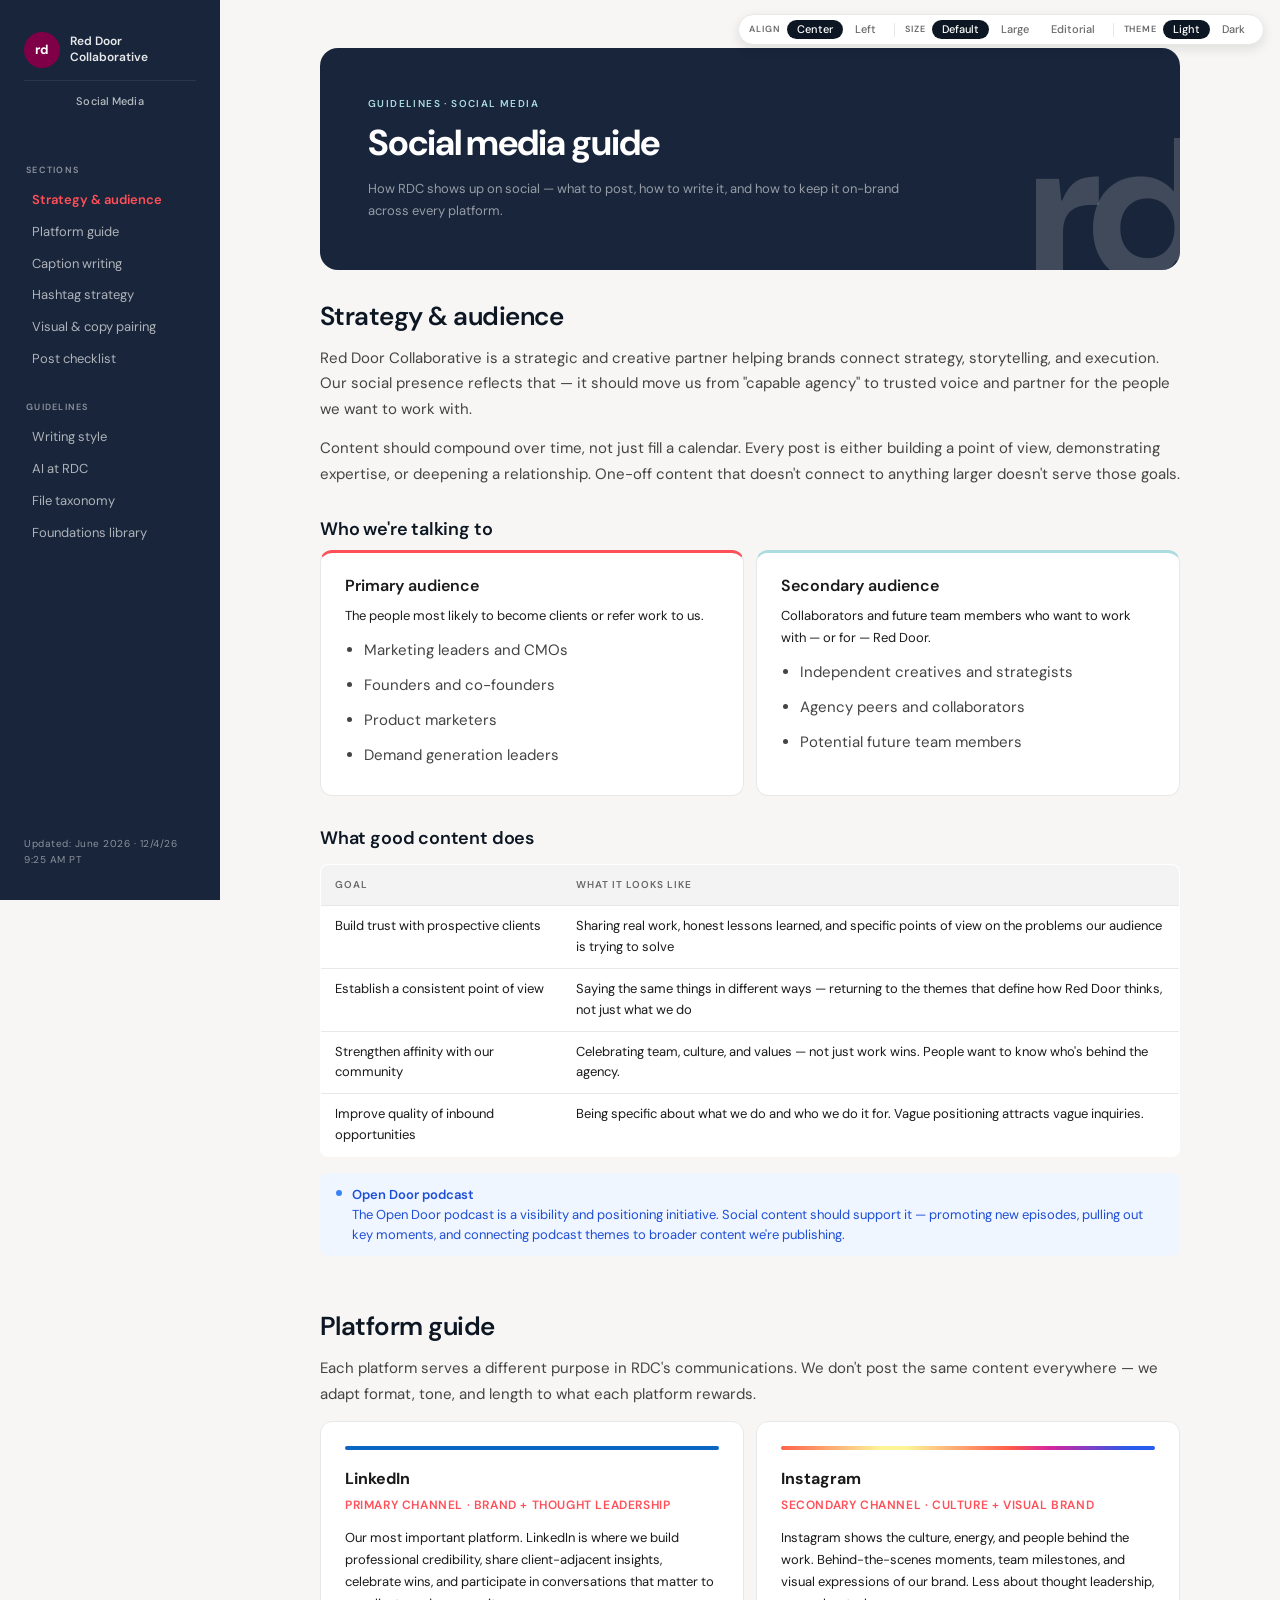
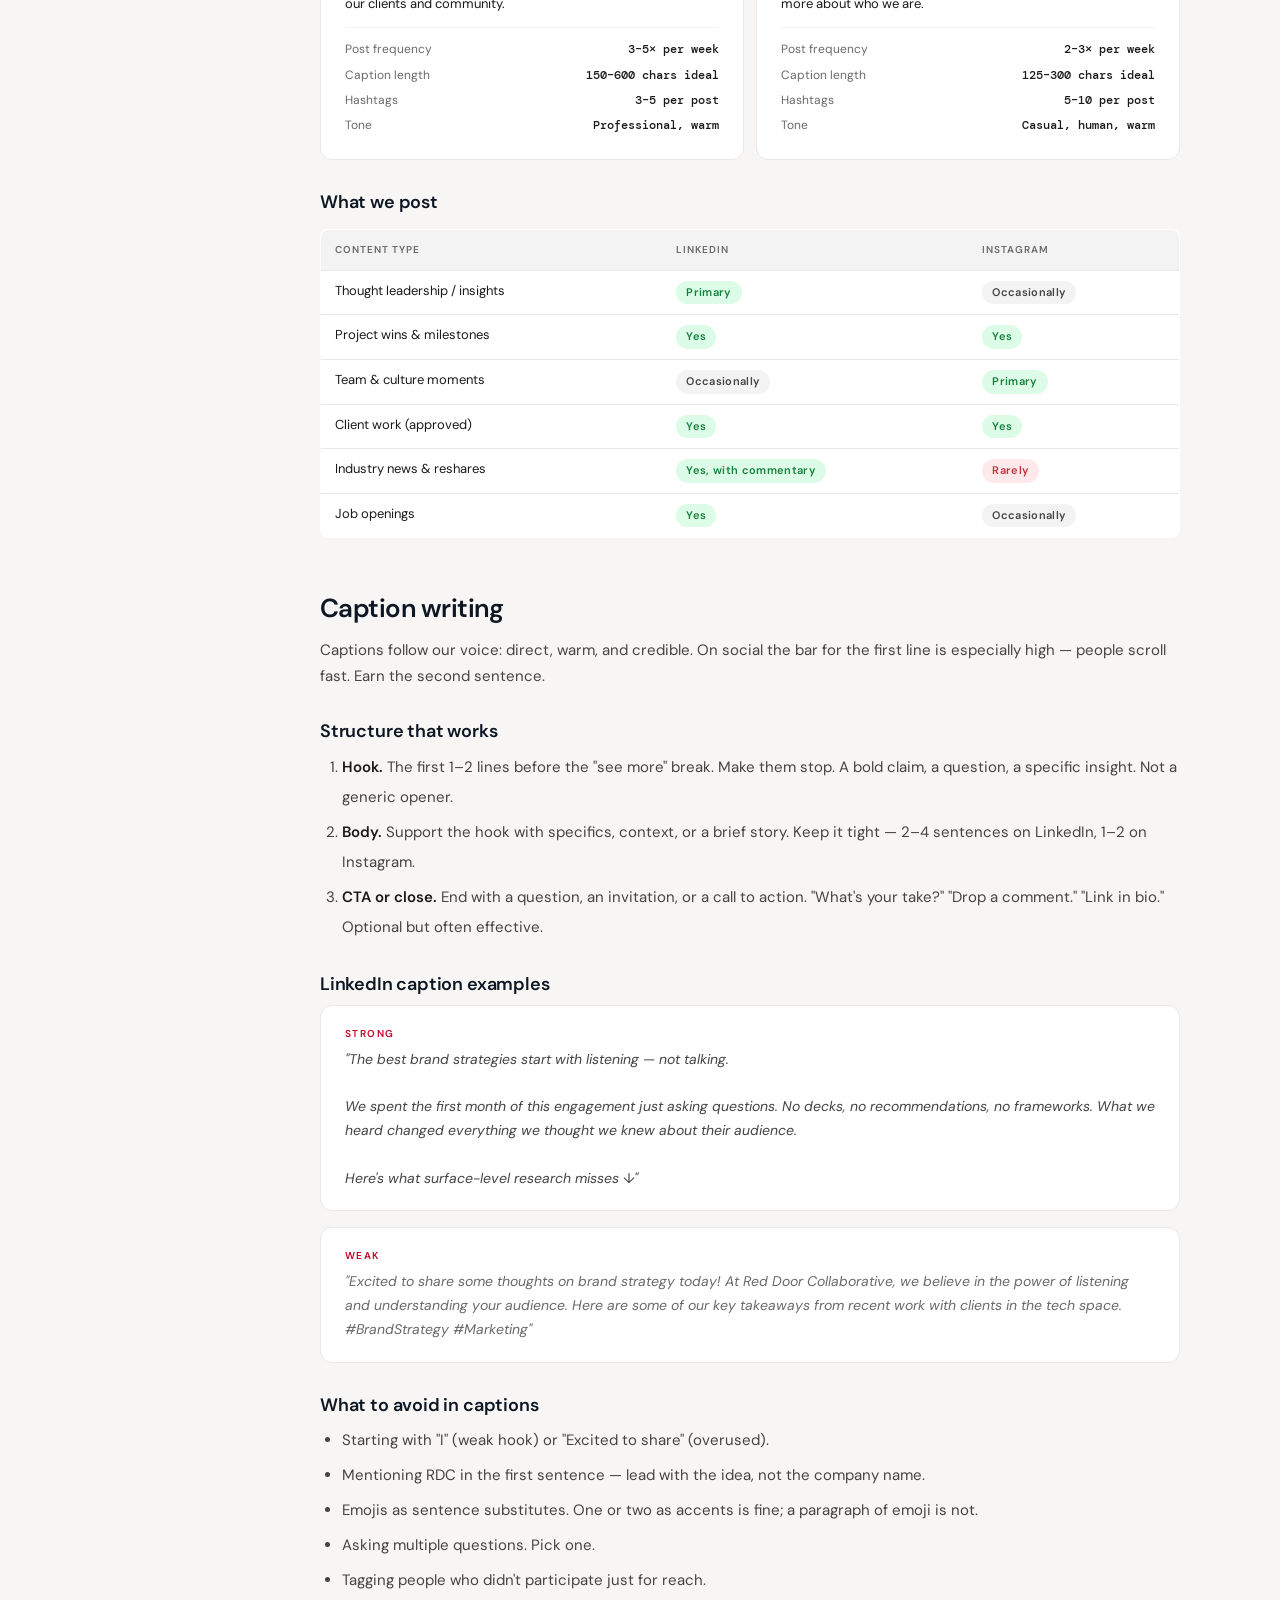
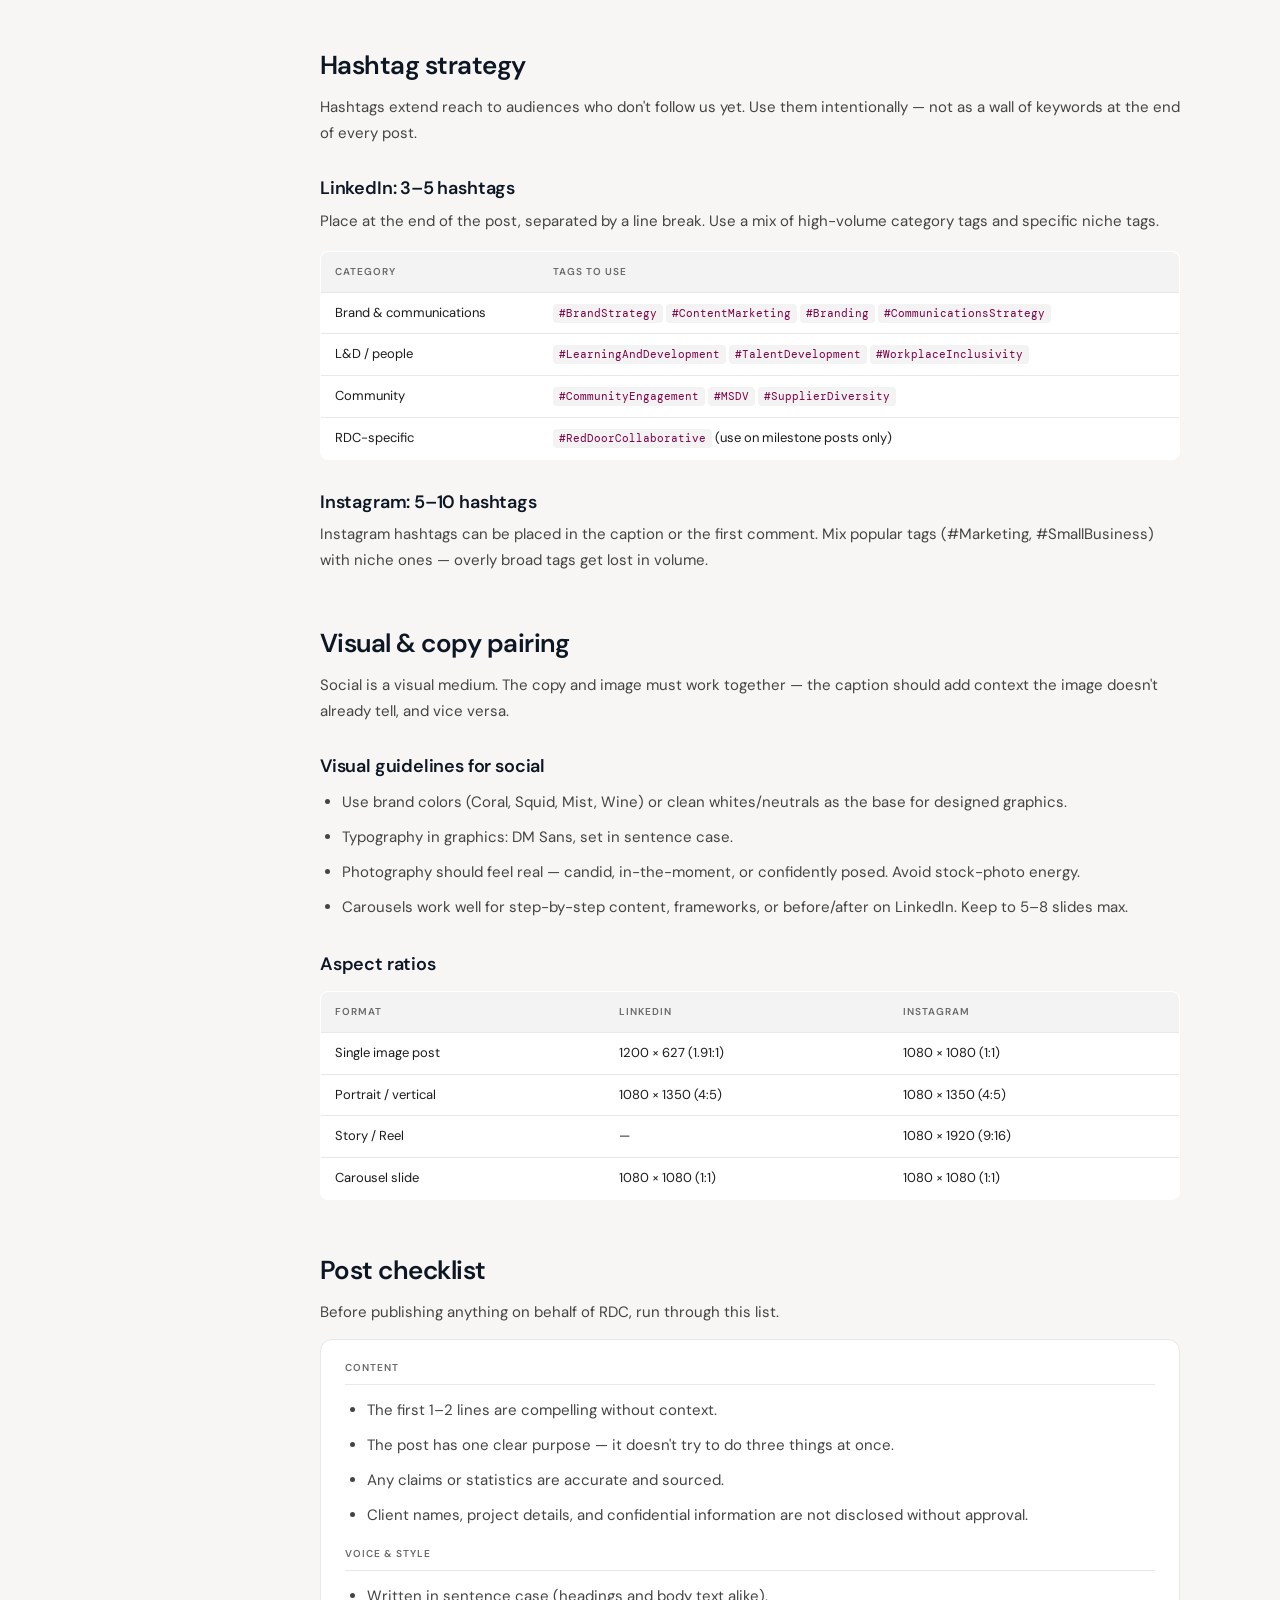
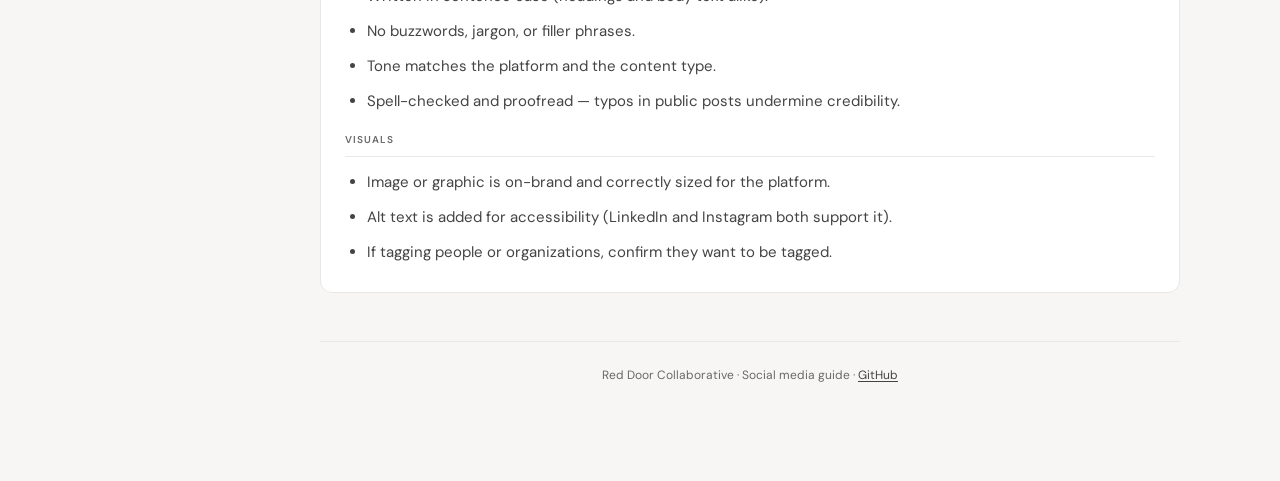
<file: guidelines/social-media.html>
<!DOCTYPE html>
<html lang="en">
<head>
<meta charset="UTF-8">
<meta name="viewport" content="width=device-width, initial-scale=1.0">
<title>Social Media Guide — Red Door Collaborative</title>
<script>(function(){try{var p=JSON.parse(localStorage.getItem('rdc-prefs')||'{}');document.documentElement.setAttribute('data-theme',p.theme||(window.matchMedia('(prefers-color-scheme: dark)').matches?'dark':'light'));}catch(e){}})();</script>
<link rel="preconnect" href="https://fonts.googleapis.com">
<link rel="preconnect" href="https://fonts.gstatic.com" crossorigin>
<link href="https://fonts.googleapis.com/css2?family=DM+Sans:ital,opsz,wght@0,9..40,300;0,9..40,400;0,9..40,500;0,9..40,600;0,9..40,700;1,9..40,300&family=DM+Mono:wght@400;500&display=swap" rel="stylesheet">
<link rel="stylesheet" href="https://reddoorcollaborative.github.io/rdc-foundations-library/rdc.css">
<style>
.page-header-meta { font-size:13px; color:rgba(255,255,255,0.55); line-height:1.7; max-width:560px; margin-top:0.75rem; }
.page-header-meta strong { color:rgba(255,255,255,0.85); font-weight:600; }
.content h2 { margin:56px 0 14px; scroll-margin-top:1rem; font-size:26px; }
.content h2:first-child { margin-top:0; }
.content h3 { margin:32px 0 10px; scroll-margin-top:1rem; font-size:18px; }
.content h4 { margin:22px 0 6px; }
.content p  { margin:10px 0 14px; }
.content ul, .content ol { margin:10px 0 16px; }
.content li { margin:5px 0; font-size:15px; }
.content li > ul, .content li > ol { margin:6px 0; }
.content strong { color:var(--gray-900); }
.content pre code { background:transparent; padding:0; font-size:inherit; color:inherit; }
.content table { border-collapse:collapse; width:100%; margin:16px 0; font-size:13px; background:var(--white); border:1px solid var(--gray-200); border-radius:var(--radius-md); overflow:hidden; }
.content table thead th { background:var(--gray-100); font-size:10px; font-weight:600; letter-spacing:0.1em; text-transform:uppercase; color:var(--gray-500); text-align:left; padding:12px 14px; border-bottom:1px solid var(--gray-200); }
.content table tbody td { padding:10px 14px; border-bottom:1px solid var(--gray-200); color:var(--gray-900); vertical-align:top; }
.content table tbody tr:last-child td { border-bottom:none; }
.platform-card { background:var(--white); border:1px solid var(--gray-200); border-radius:var(--radius-lg); padding:1.5rem; }
.platform-card-bar { height:4px; border-radius:var(--radius-sm); margin-bottom:1rem; }
.platform-name { font-size:16px; font-weight:700; color:var(--gray-900); margin-bottom:4px; }
.platform-role { font-size:12px; color:var(--coral); font-weight:600; letter-spacing:0.05em; text-transform:uppercase; margin-bottom:12px; }
.platform-spec { display:flex; flex-direction:column; gap:6px; margin-top:12px; border-top:1px solid var(--gray-100); padding-top:12px; }
.platform-spec-row { display:flex; justify-content:space-between; font-size:12px; }
.platform-spec-label { color:var(--gray-500); }
.platform-spec-val { color:var(--gray-900); font-weight:500; font-family:var(--font-mono); }
[data-theme="dark"] .platform-card { background:#1e2533; border-color:rgba(255,255,255,0.08); }
[data-theme="dark"] .platform-name { color:rgba(255,255,255,0.90); }
[data-theme="dark"] .platform-spec { border-color:rgba(255,255,255,0.07); }
[data-theme="dark"] .platform-spec-val { color:rgba(255,255,255,0.80); }
</style>
</head>
<body>

<aside class="sidebar">
  <a class="sidebar-logo" href="https://reddoorcollaborative.github.io/rdc-central/">
    <div class="logo-mark">rd</div>
    <div class="logo-text">Red Door<br>Collaborative</div>
  </a>
  <div class="sidebar-page-title">Social Media</div>

  <div class="nav-section-label">Sections</div>
  <a class="nav-link active" href="#strategy">Strategy &amp; audience</a>
  <a class="nav-link" href="#platforms">Platform guide</a>
  <a class="nav-link" href="#captions">Caption writing</a>
  <a class="nav-link" href="#hashtags">Hashtag strategy</a>
  <a class="nav-link" href="#visuals">Visual &amp; copy pairing</a>
  <a class="nav-link" href="#checklist">Post checklist</a>

  <div class="nav-section-label">Guidelines</div>
  <a class="nav-link" href="writing-style.html">Writing style</a>
  <a class="nav-link" href="ai-at-rdc.html">AI at RDC</a>
  <a class="nav-link" href="file-taxonomy.html">File taxonomy</a>
  <a class="nav-link" href="../index.html">Foundations library</a>

  <div class="sidebar-version">Updated: June 2026</div>
</aside>

<main class="sidebar-content">
<div class="sidebar-inner">

  <div class="page-header">
    <div class="eyebrow">Guidelines &middot; Social media</div>
    <div class="page-header-title">Social media guide</div>
    <div class="page-header-meta">
      How RDC shows up on social — what to post, how to write it, and how to keep it on-brand across every platform.
    </div>
  </div>

  <div class="content">

    <h2 id="strategy">Strategy &amp; audience</h2>
    <p>Red Door Collaborative is a strategic and creative partner helping brands connect strategy, storytelling, and execution. Our social presence reflects that — it should move us from "capable agency" to trusted voice and partner for the people we want to work with.</p>

    <p>Content should compound over time, not just fill a calendar. Every post is either building a point of view, demonstrating expertise, or deepening a relationship. One-off content that doesn't connect to anything larger doesn't serve those goals.</p>

    <h3>Who we're talking to</h3>

    <div class="grid-2" style="margin-bottom:1.5rem;">
      <div class="card" style="border-top:3px solid var(--coral);">
        <strong style="display:block;margin-bottom:6px;">Primary audience</strong>
        <p style="font-size:13px;color:var(--gray-600);margin:0 0 8px;">The people most likely to become clients or refer work to us.</p>
        <ul style="font-size:13px;color:var(--gray-600);margin:0;padding-left:1.2rem;">
          <li>Marketing leaders and CMOs</li>
          <li>Founders and co-founders</li>
          <li>Product marketers</li>
          <li>Demand generation leaders</li>
        </ul>
      </div>
      <div class="card" style="border-top:3px solid var(--mist);">
        <strong style="display:block;margin-bottom:6px;">Secondary audience</strong>
        <p style="font-size:13px;color:var(--gray-600);margin:0 0 8px;">Collaborators and future team members who want to work with — or for — Red Door.</p>
        <ul style="font-size:13px;color:var(--gray-600);margin:0;padding-left:1.2rem;">
          <li>Independent creatives and strategists</li>
          <li>Agency peers and collaborators</li>
          <li>Potential future team members</li>
        </ul>
      </div>
    </div>

    <h3>What good content does</h3>
    <table>
      <thead>
        <tr><th>Goal</th><th>What it looks like</th></tr>
      </thead>
      <tbody>
        <tr>
          <td>Build trust with prospective clients</td>
          <td>Sharing real work, honest lessons learned, and specific points of view on the problems our audience is trying to solve</td>
        </tr>
        <tr>
          <td>Establish a consistent point of view</td>
          <td>Saying the same things in different ways — returning to the themes that define how Red Door thinks, not just what we do</td>
        </tr>
        <tr>
          <td>Strengthen affinity with our community</td>
          <td>Celebrating team, culture, and values — not just work wins. People want to know who's behind the agency.</td>
        </tr>
        <tr>
          <td>Improve quality of inbound opportunities</td>
          <td>Being specific about what we do and who we do it for. Vague positioning attracts vague inquiries.</td>
        </tr>
      </tbody>
    </table>

    <div class="alert alert-info" style="margin-bottom:1.5rem;">
      <div class="alert-dot"></div>
      <div class="alert-body">
        <div class="alert-title">Open Door podcast</div>
        The Open Door podcast is a visibility and positioning initiative. Social content should support it — promoting new episodes, pulling out key moments, and connecting podcast themes to broader content we're publishing.
      </div>
    </div>

    <h2 id="platforms">Platform guide</h2>
    <p>Each platform serves a different purpose in RDC's communications. We don't post the same content everywhere — we adapt format, tone, and length to what each platform rewards.</p>

    <div class="grid-2" style="margin-bottom:2rem;">

      <div class="platform-card">
        <div class="platform-card-bar" style="background:#0a66c2;"></div>
        <div class="platform-name">LinkedIn</div>
        <div class="platform-role">Primary channel &middot; Brand + thought leadership</div>
        <p style="font-size:13px;color:var(--gray-600);margin:0 0 8px;">Our most important platform. LinkedIn is where we build professional credibility, share client-adjacent insights, celebrate wins, and participate in conversations that matter to our clients and community.</p>
        <div class="platform-spec">
          <div class="platform-spec-row"><span class="platform-spec-label">Post frequency</span><span class="platform-spec-val">3–5× per week</span></div>
          <div class="platform-spec-row"><span class="platform-spec-label">Caption length</span><span class="platform-spec-val">150–600 chars ideal</span></div>
          <div class="platform-spec-row"><span class="platform-spec-label">Hashtags</span><span class="platform-spec-val">3–5 per post</span></div>
          <div class="platform-spec-row"><span class="platform-spec-label">Tone</span><span class="platform-spec-val">Professional, warm</span></div>
        </div>
      </div>

      <div class="platform-card">
        <div class="platform-card-bar" style="background:radial-gradient(circle at 30% 107%, #fdf497 0%, #fdf497 5%, #fd5949 45%, #d6249f 60%, #285AEB 90%);"></div>
        <div class="platform-name">Instagram</div>
        <div class="platform-role">Secondary channel &middot; Culture + visual brand</div>
        <p style="font-size:13px;color:var(--gray-600);margin:0 0 8px;">Instagram shows the culture, energy, and people behind the work. Behind-the-scenes moments, team milestones, and visual expressions of our brand. Less about thought leadership, more about who we are.</p>
        <div class="platform-spec">
          <div class="platform-spec-row"><span class="platform-spec-label">Post frequency</span><span class="platform-spec-val">2–3× per week</span></div>
          <div class="platform-spec-row"><span class="platform-spec-label">Caption length</span><span class="platform-spec-val">125–300 chars ideal</span></div>
          <div class="platform-spec-row"><span class="platform-spec-label">Hashtags</span><span class="platform-spec-val">5–10 per post</span></div>
          <div class="platform-spec-row"><span class="platform-spec-label">Tone</span><span class="platform-spec-val">Casual, human, warm</span></div>
        </div>
      </div>

    </div>

    <h3>What we post</h3>
    <table>
      <thead>
        <tr>
          <th>Content type</th>
          <th>LinkedIn</th>
          <th>Instagram</th>
        </tr>
      </thead>
      <tbody>
        <tr>
          <td>Thought leadership / insights</td>
          <td><span class="badge badge-success">Primary</span></td>
          <td><span class="badge badge-neutral">Occasionally</span></td>
        </tr>
        <tr>
          <td>Project wins &amp; milestones</td>
          <td><span class="badge badge-success">Yes</span></td>
          <td><span class="badge badge-success">Yes</span></td>
        </tr>
        <tr>
          <td>Team &amp; culture moments</td>
          <td><span class="badge badge-neutral">Occasionally</span></td>
          <td><span class="badge badge-success">Primary</span></td>
        </tr>
        <tr>
          <td>Client work (approved)</td>
          <td><span class="badge badge-success">Yes</span></td>
          <td><span class="badge badge-success">Yes</span></td>
        </tr>
        <tr>
          <td>Industry news &amp; reshares</td>
          <td><span class="badge badge-success">Yes, with commentary</span></td>
          <td><span class="badge badge-coral">Rarely</span></td>
        </tr>
        <tr>
          <td>Job openings</td>
          <td><span class="badge badge-success">Yes</span></td>
          <td><span class="badge badge-neutral">Occasionally</span></td>
        </tr>
      </tbody>
    </table>

    <h2 id="captions">Caption writing</h2>
    <p>Captions follow our voice: direct, warm, and credible. On social the bar for the first line is especially high — people scroll fast. Earn the second sentence.</p>

    <h3>Structure that works</h3>
    <ol>
      <li><strong>Hook.</strong> The first 1–2 lines before the "see more" break. Make them stop. A bold claim, a question, a specific insight. Not a generic opener.</li>
      <li><strong>Body.</strong> Support the hook with specifics, context, or a brief story. Keep it tight — 2–4 sentences on LinkedIn, 1–2 on Instagram.</li>
      <li><strong>CTA or close.</strong> End with a question, an invitation, or a call to action. "What's your take?" "Drop a comment." "Link in bio." Optional but often effective.</li>
    </ol>

    <h3>LinkedIn caption examples</h3>
    <div class="card" style="margin-bottom:1rem;">
      <div class="eyebrow" style="margin-bottom:6px;">Strong</div>
      <p style="font-size:14px;font-style:italic;margin:0;">"The best brand strategies start with listening — not talking.<br><br>We spent the first month of this engagement just asking questions. No decks, no recommendations, no frameworks. What we heard changed everything we thought we knew about their audience.<br><br>Here's what surface-level research misses ↓"</p>
    </div>
    <div class="card" style="margin-bottom:1.5rem;">
      <div class="eyebrow" style="margin-bottom:6px;">Weak</div>
      <p style="font-size:14px;font-style:italic;margin:0;color:var(--gray-500);">"Excited to share some thoughts on brand strategy today! At Red Door Collaborative, we believe in the power of listening and understanding your audience. Here are some of our key takeaways from recent work with clients in the tech space. #BrandStrategy #Marketing"</p>
    </div>

    <h3>What to avoid in captions</h3>
    <ul>
      <li>Starting with "I" (weak hook) or "Excited to share" (overused).</li>
      <li>Mentioning RDC in the first sentence — lead with the idea, not the company name.</li>
      <li>Emojis as sentence substitutes. One or two as accents is fine; a paragraph of emoji is not.</li>
      <li>Asking multiple questions. Pick one.</li>
      <li>Tagging people who didn't participate just for reach.</li>
    </ul>

    <h2 id="hashtags">Hashtag strategy</h2>
    <p>Hashtags extend reach to audiences who don't follow us yet. Use them intentionally — not as a wall of keywords at the end of every post.</p>

    <h3>LinkedIn: 3–5 hashtags</h3>
    <p>Place at the end of the post, separated by a line break. Use a mix of high-volume category tags and specific niche tags.</p>

    <table>
      <thead>
        <tr><th>Category</th><th>Tags to use</th></tr>
      </thead>
      <tbody>
        <tr>
          <td>Brand &amp; communications</td>
          <td><code>#BrandStrategy</code> <code>#ContentMarketing</code> <code>#Branding</code> <code>#CommunicationsStrategy</code></td>
        </tr>
        <tr>
          <td>L&amp;D / people</td>
          <td><code>#LearningAndDevelopment</code> <code>#TalentDevelopment</code> <code>#WorkplaceInclusivity</code></td>
        </tr>
        <tr>
          <td>Community</td>
          <td><code>#CommunityEngagement</code> <code>#MSDV</code> <code>#SupplierDiversity</code></td>
        </tr>
        <tr>
          <td>RDC-specific</td>
          <td><code>#RedDoorCollaborative</code> (use on milestone posts only)</td>
        </tr>
      </tbody>
    </table>

    <h3>Instagram: 5–10 hashtags</h3>
    <p>Instagram hashtags can be placed in the caption or the first comment. Mix popular tags (#Marketing, #SmallBusiness) with niche ones — overly broad tags get lost in volume.</p>

    <h2 id="visuals">Visual &amp; copy pairing</h2>
    <p>Social is a visual medium. The copy and image must work together — the caption should add context the image doesn't already tell, and vice versa.</p>

    <h3>Visual guidelines for social</h3>
    <ul>
      <li>Use brand colors (Coral, Squid, Mist, Wine) or clean whites/neutrals as the base for designed graphics.</li>
      <li>Typography in graphics: DM Sans, set in sentence case.</li>
      <li>Photography should feel real — candid, in-the-moment, or confidently posed. Avoid stock-photo energy.</li>
      <li>Carousels work well for step-by-step content, frameworks, or before/after on LinkedIn. Keep to 5–8 slides max.</li>
    </ul>

    <h3>Aspect ratios</h3>
    <table>
      <thead>
        <tr><th>Format</th><th>LinkedIn</th><th>Instagram</th></tr>
      </thead>
      <tbody>
        <tr><td>Single image post</td><td>1200 × 627 (1.91:1)</td><td>1080 × 1080 (1:1)</td></tr>
        <tr><td>Portrait / vertical</td><td>1080 × 1350 (4:5)</td><td>1080 × 1350 (4:5)</td></tr>
        <tr><td>Story / Reel</td><td>—</td><td>1080 × 1920 (9:16)</td></tr>
        <tr><td>Carousel slide</td><td>1080 × 1080 (1:1)</td><td>1080 × 1080 (1:1)</td></tr>
      </tbody>
    </table>

    <h2 id="checklist">Post checklist</h2>
    <p>Before publishing anything on behalf of RDC, run through this list.</p>

    <div class="card">
      <div class="subsection-label" style="margin-bottom:8px;">Content</div>
      <ul style="line-height:2.2;margin-bottom:1rem;">
        <li>The first 1–2 lines are compelling without context.</li>
        <li>The post has one clear purpose — it doesn't try to do three things at once.</li>
        <li>Any claims or statistics are accurate and sourced.</li>
        <li>Client names, project details, and confidential information are not disclosed without approval.</li>
      </ul>
      <div class="subsection-label" style="margin-bottom:8px;">Voice &amp; style</div>
      <ul style="line-height:2.2;margin-bottom:1rem;">
        <li>Written in sentence case (headings and body text alike).</li>
        <li>No buzzwords, jargon, or filler phrases.</li>
        <li>Tone matches the platform and the content type.</li>
        <li>Spell-checked and proofread — typos in public posts undermine credibility.</li>
      </ul>
      <div class="subsection-label" style="margin-bottom:8px;">Visuals</div>
      <ul style="line-height:2.2;margin-bottom:0;">
        <li>Image or graphic is on-brand and correctly sized for the platform.</li>
        <li>Alt text is added for accessibility (LinkedIn and Instagram both support it).</li>
        <li>If tagging people or organizations, confirm they want to be tagged.</li>
      </ul>
    </div>

  </div>

  <div class="page-footer">
    Red Door Collaborative &middot; Social media guide &middot; <a href="https://github.com/reddoorcollaborative">GitHub</a>
  </div>

</div>
</main>

<script src="https://reddoorcollaborative.github.io/rdc-foundations-library/rdc.js"></script>
<script>
(function () {
  var headings = document.querySelectorAll('.content h2');
  var navLinks = document.querySelectorAll('.nav-link');
  var obs = new IntersectionObserver(function (entries) {
    entries.forEach(function (entry) {
      if (entry.isIntersecting) {
        var id = entry.target.getAttribute('id');
        navLinks.forEach(function (l) {
          l.classList.toggle('active', l.getAttribute('href') === '#' + id);
        });
      }
    });
  }, { rootMargin: '-15% 0px -75% 0px' });
  headings.forEach(function (h) { obs.observe(h); });
})();
</script>
</body>
</html>
</file>
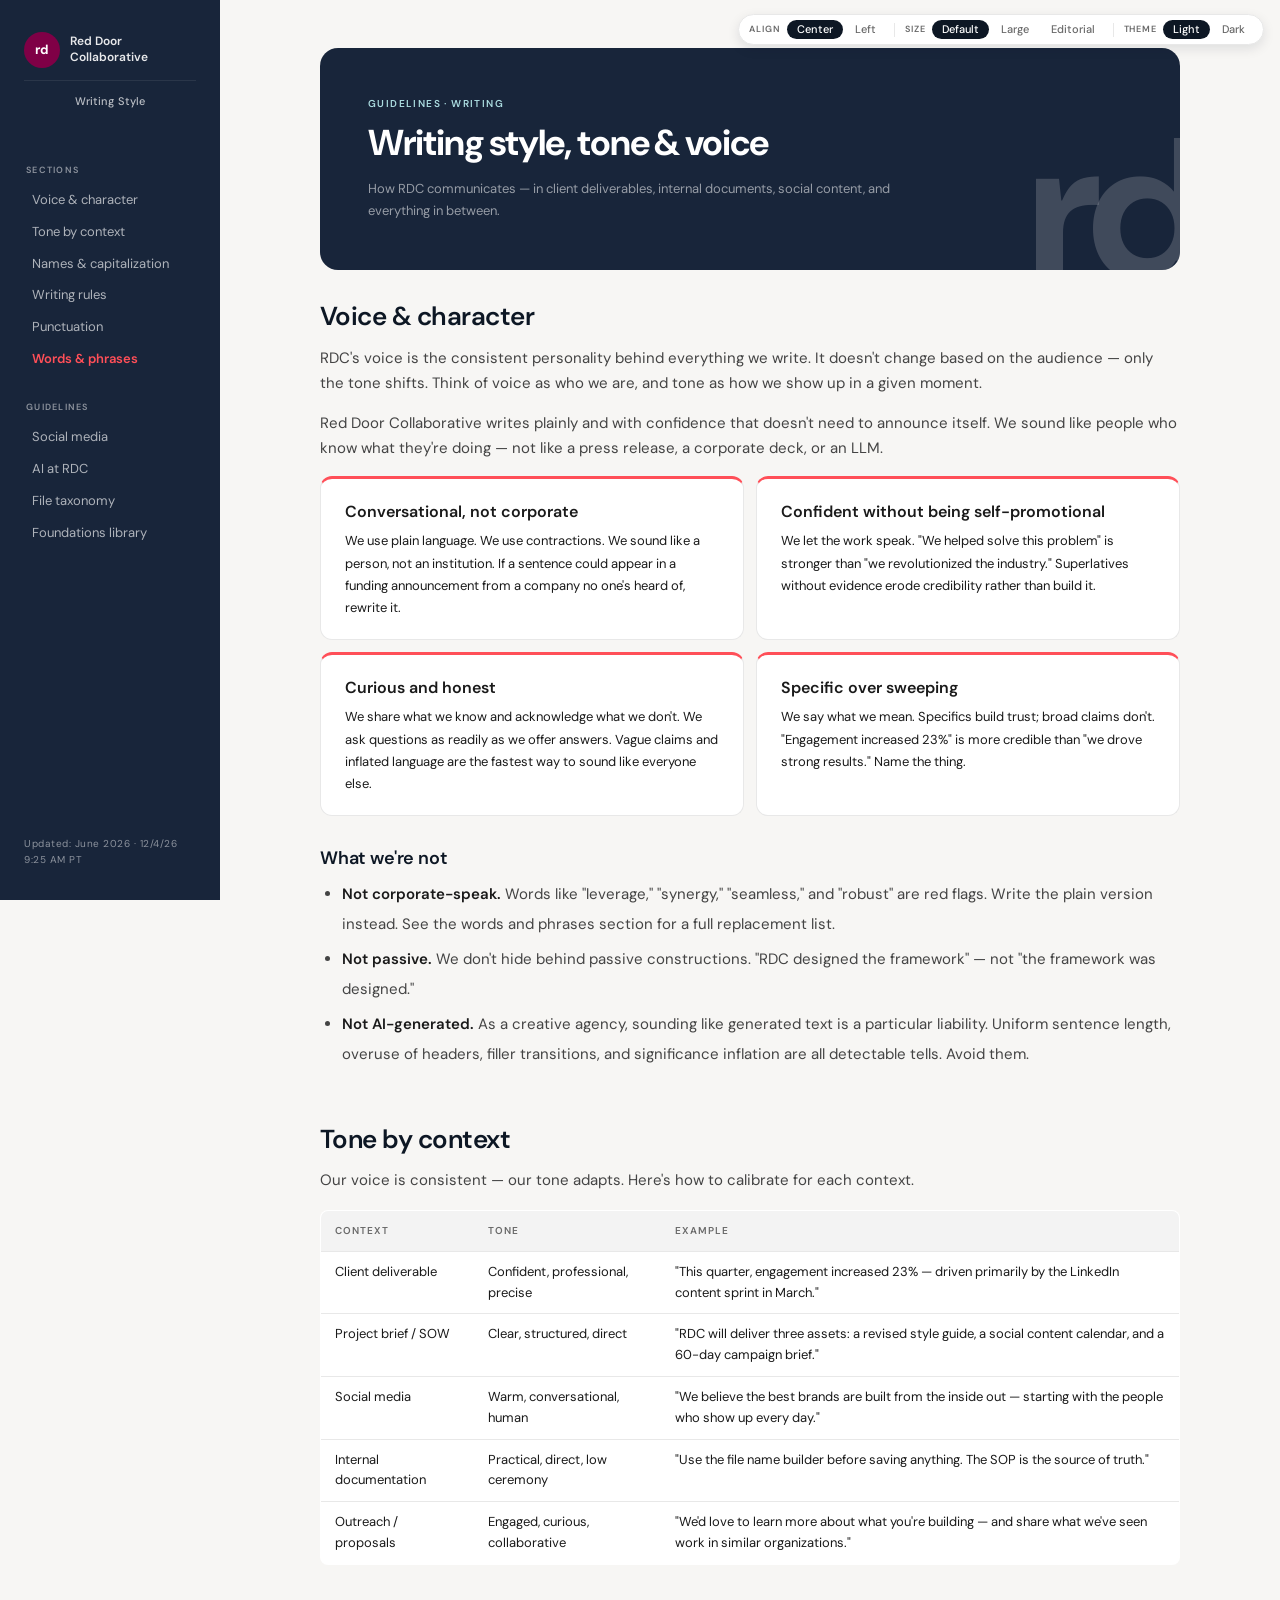
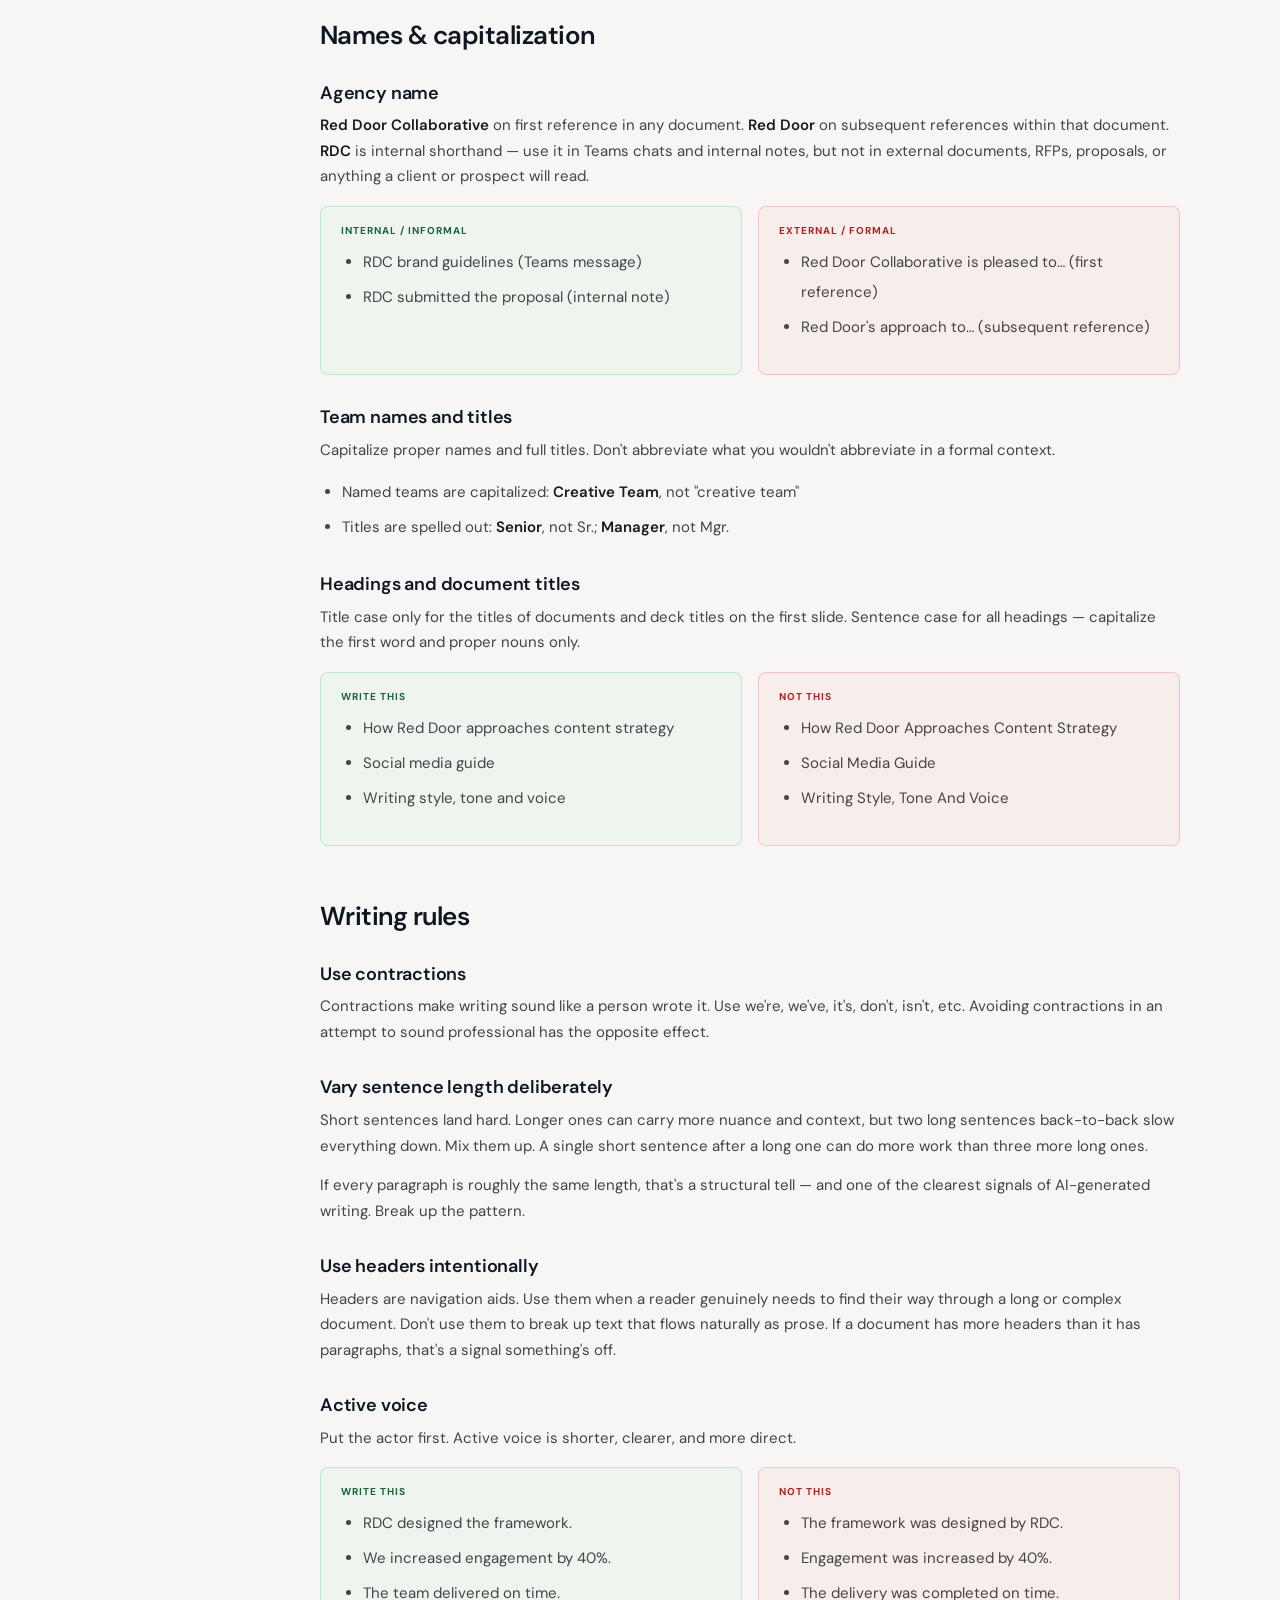
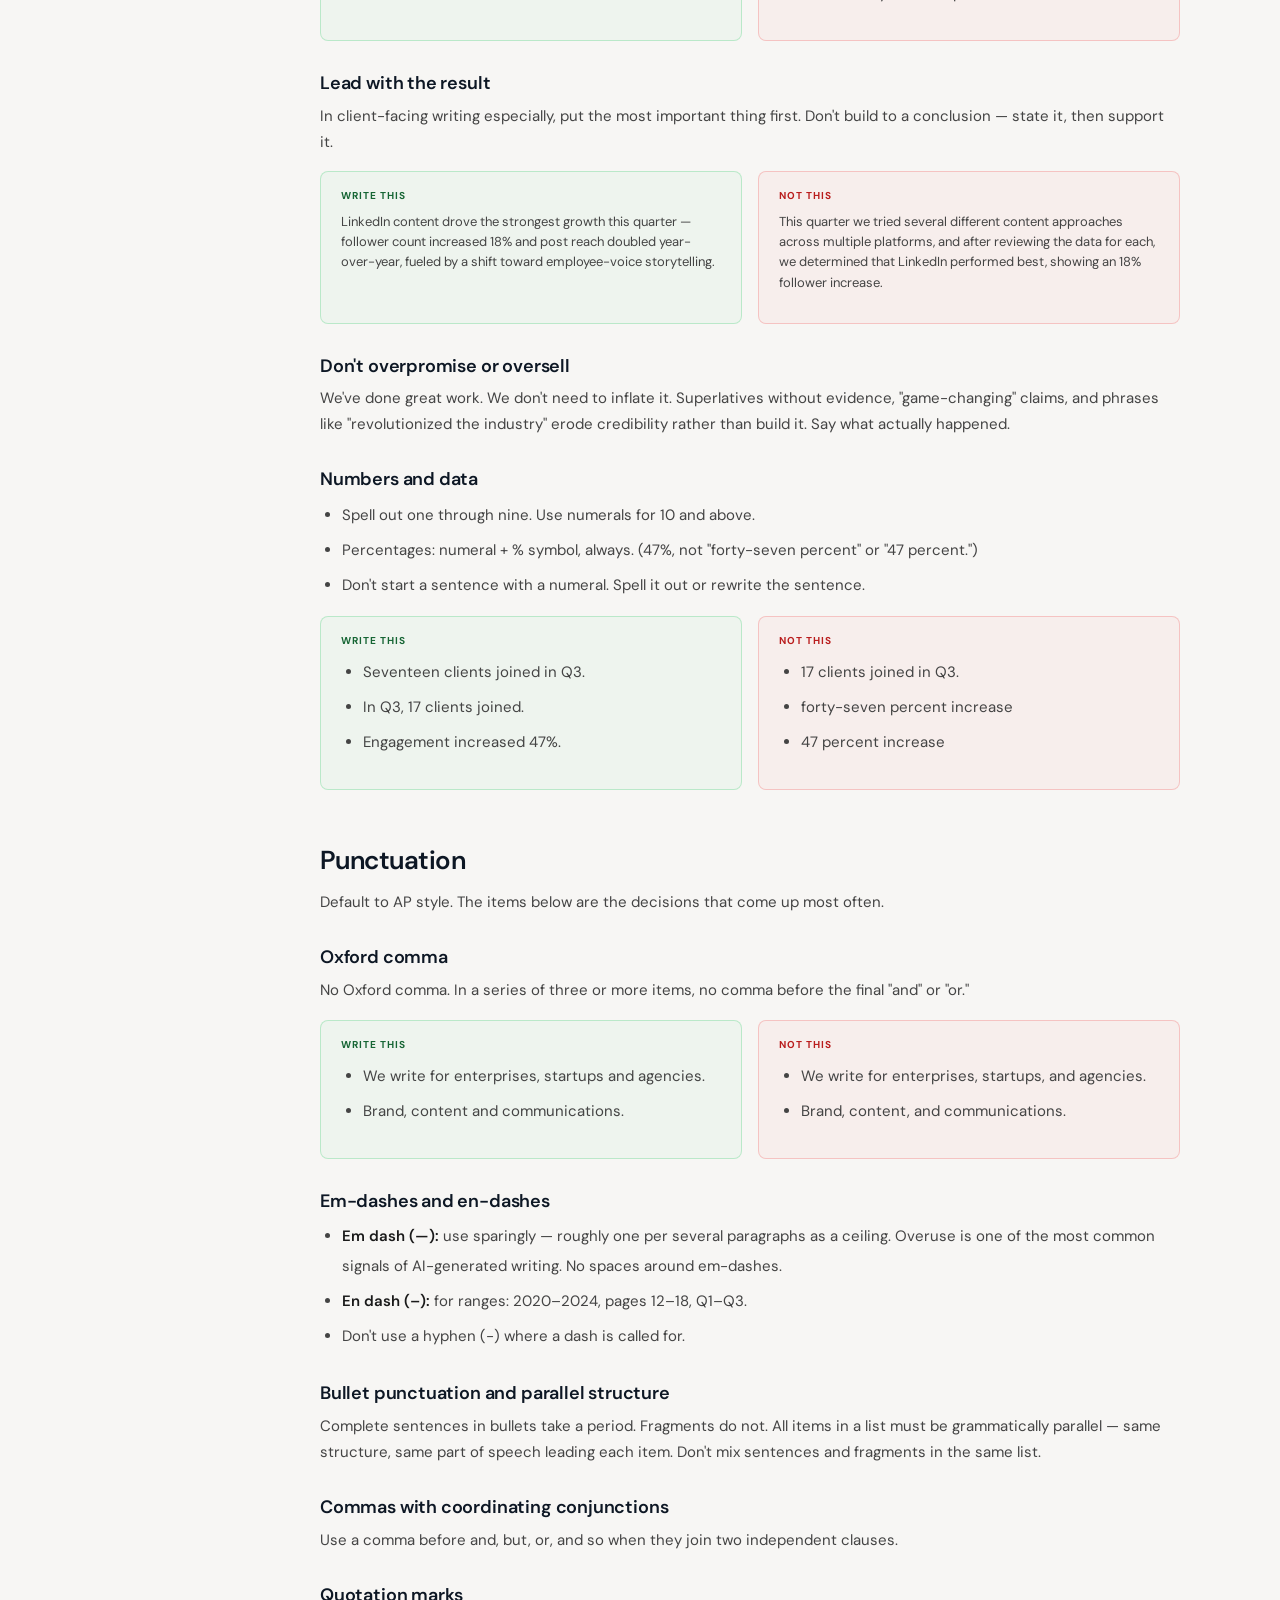
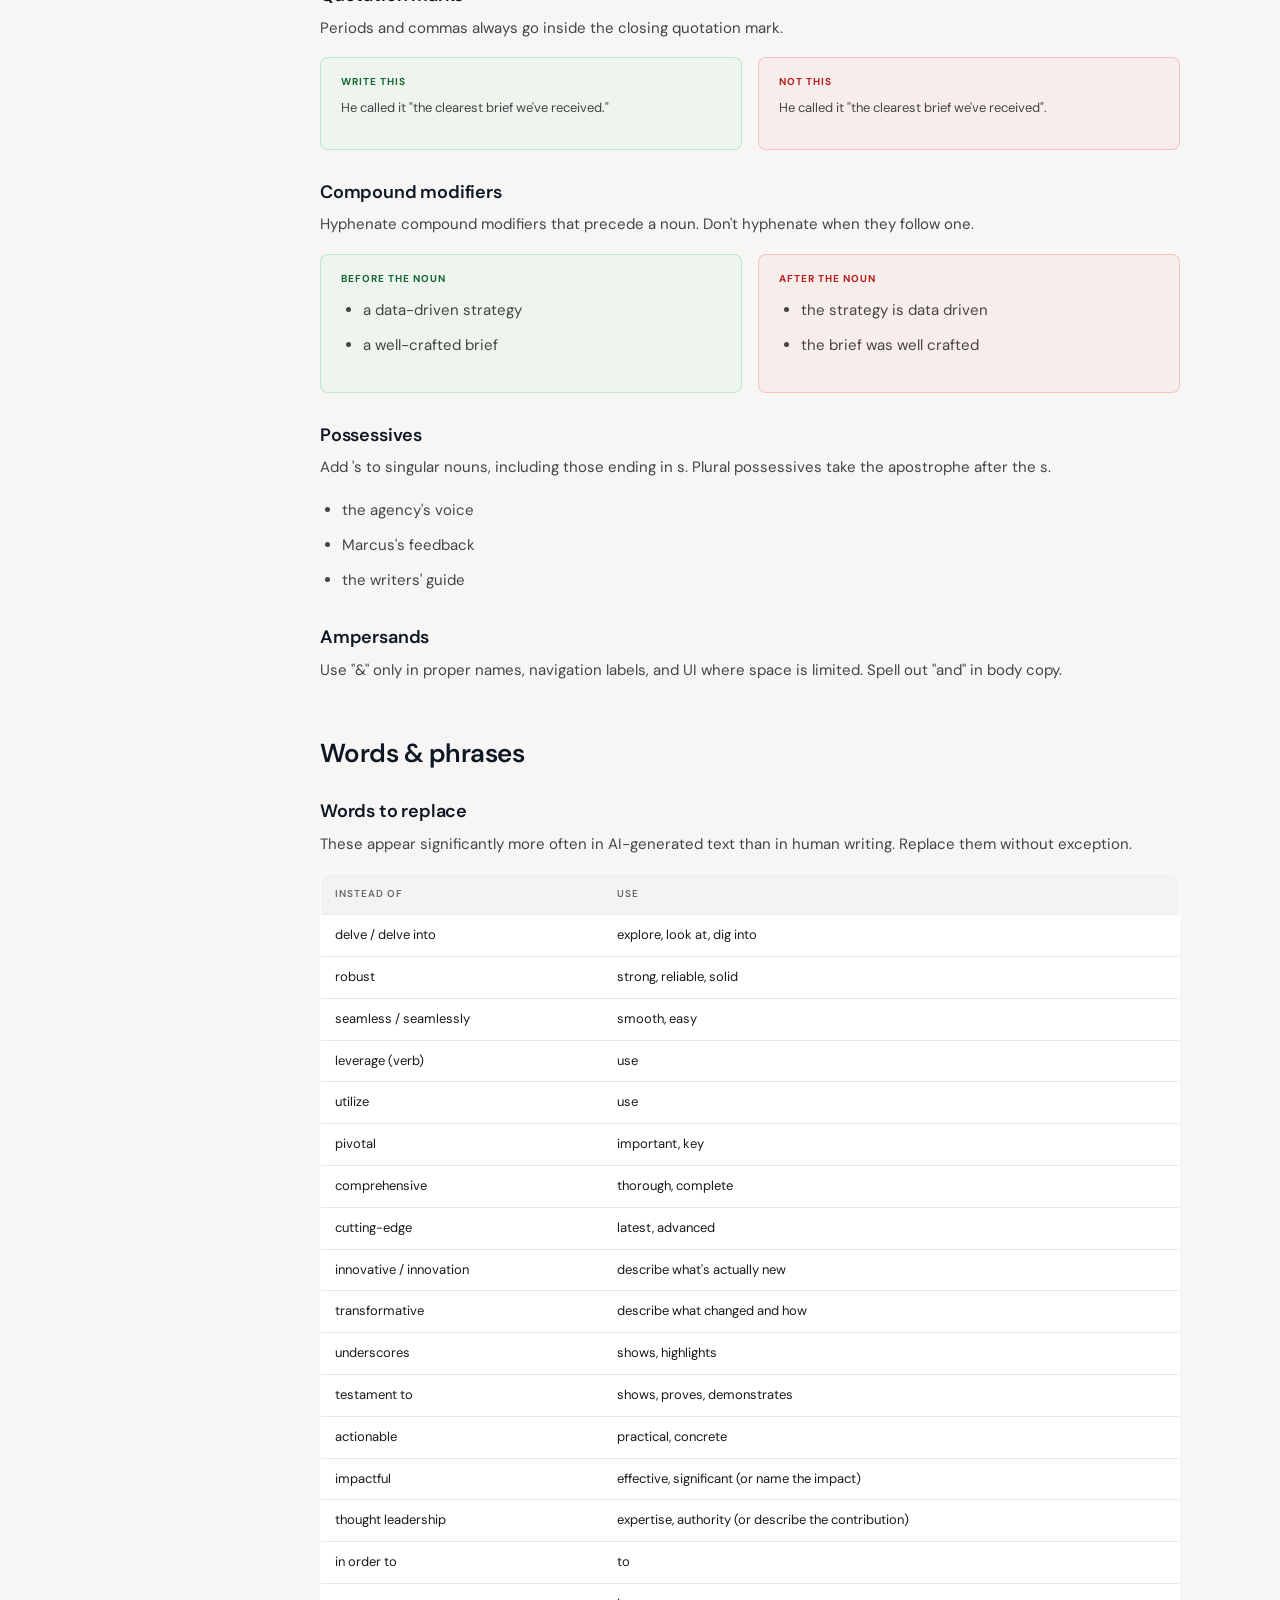
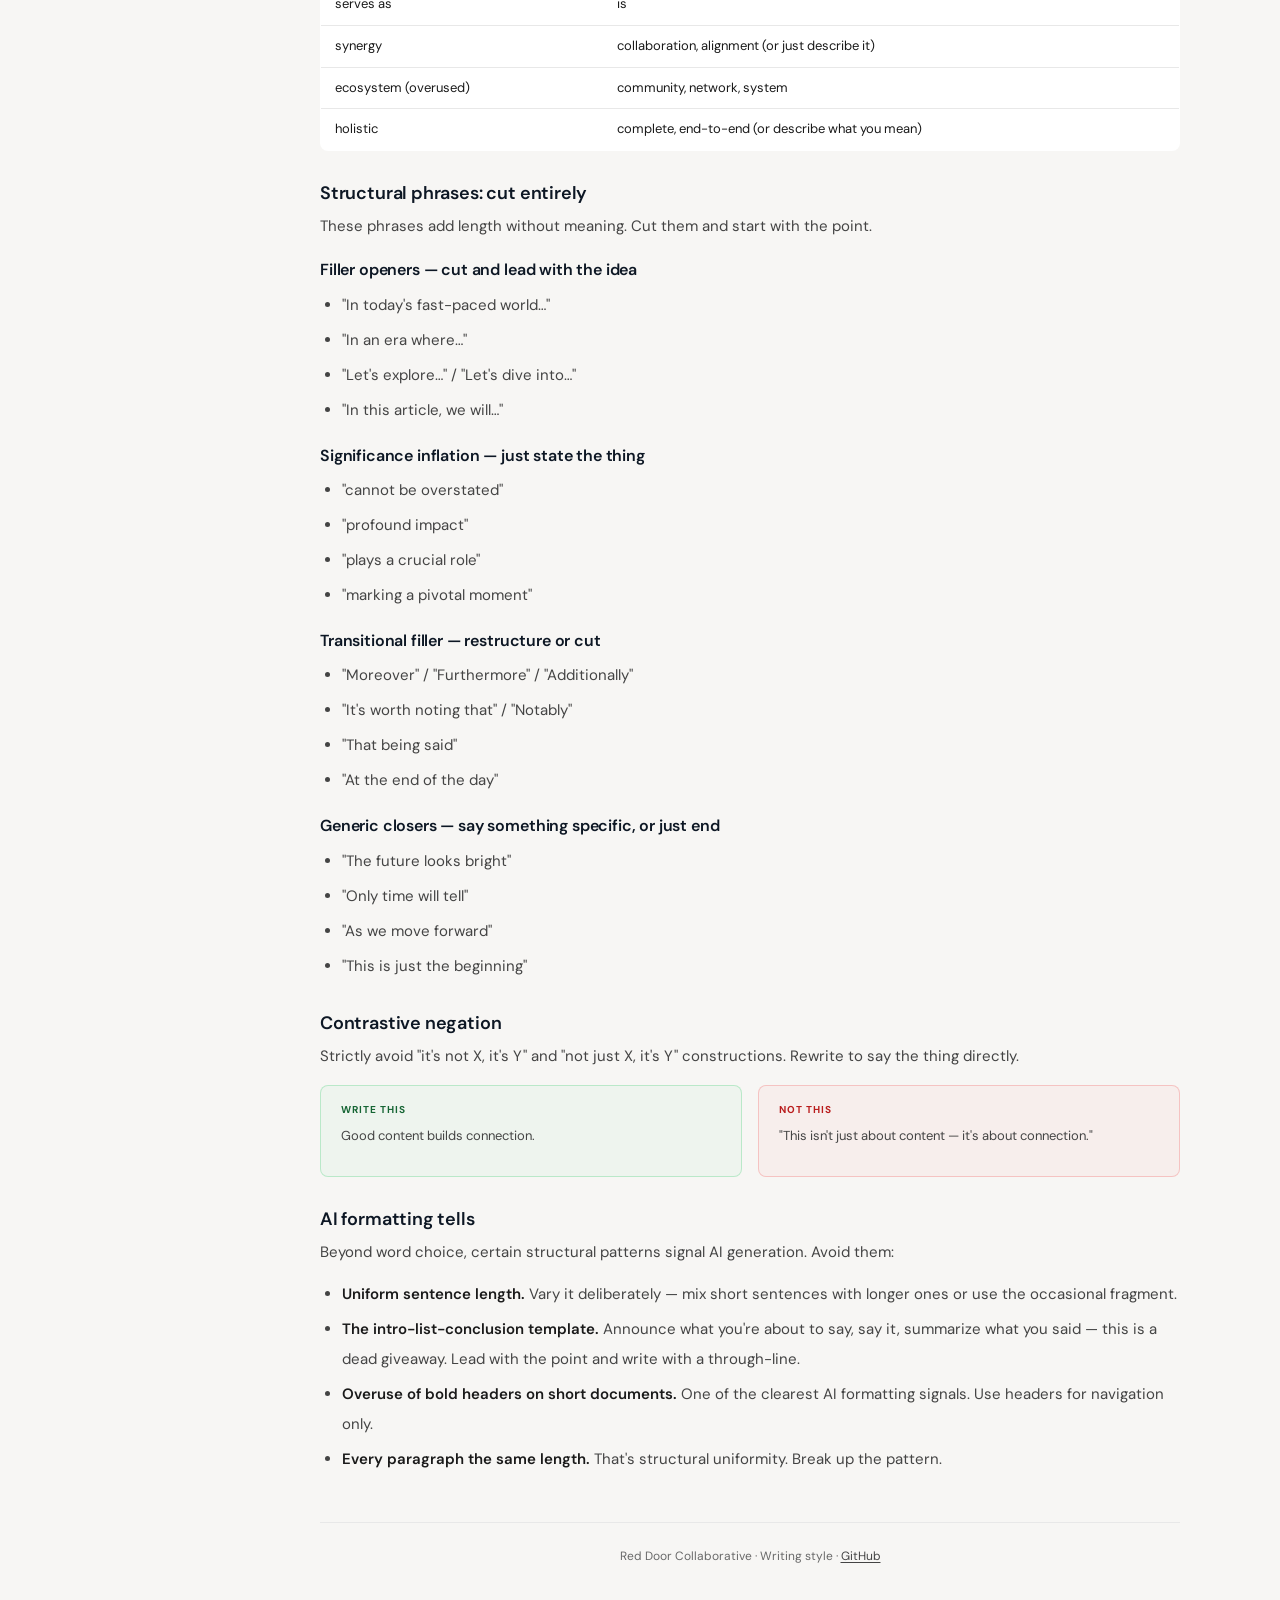
<file: guidelines/writing-style.html>
<!DOCTYPE html>
<html lang="en">
<head>
<meta charset="UTF-8">
<meta name="viewport" content="width=device-width, initial-scale=1.0">
<title>Writing Style — Red Door Collaborative</title>
<script>(function(){try{var p=JSON.parse(localStorage.getItem('rdc-prefs')||'{}');document.documentElement.setAttribute('data-theme',p.theme||(window.matchMedia('(prefers-color-scheme: dark)').matches?'dark':'light'));}catch(e){}})();</script>
<link rel="preconnect" href="https://fonts.googleapis.com">
<link rel="preconnect" href="https://fonts.gstatic.com" crossorigin>
<link href="https://fonts.googleapis.com/css2?family=DM+Sans:ital,opsz,wght@0,9..40,300;0,9..40,400;0,9..40,500;0,9..40,600;0,9..40,700;1,9..40,300&family=DM+Mono:wght@400;500&display=swap" rel="stylesheet">
<link rel="stylesheet" href="https://reddoorcollaborative.github.io/rdc-foundations-library/rdc.css">
<style>
.page-header-meta { font-size:13px; color:rgba(255,255,255,0.55); line-height:1.7; max-width:560px; margin-top:0.75rem; }
.page-header-meta strong { color:rgba(255,255,255,0.85); font-weight:600; }
.content h2 { margin:56px 0 14px; scroll-margin-top:1rem; font-size:26px; }
.content h2:first-child { margin-top:0; }
.content h3 { margin:32px 0 10px; scroll-margin-top:1rem; font-size:18px; }
.content h4 { margin:22px 0 6px; }
.content p  { margin:10px 0 14px; }
.content ul, .content ol { margin:10px 0 16px; }
.content li { margin:5px 0; font-size:15px; }
.content li > ul, .content li > ol { margin:6px 0; }
.content strong { color:var(--gray-900); }
.content pre code { background:transparent; padding:0; font-size:inherit; color:inherit; }
.content table { border-collapse:collapse; width:100%; margin:16px 0; font-size:13px; background:var(--white); border:1px solid var(--gray-200); border-radius:var(--radius-md); overflow:hidden; }
.content table thead th { background:var(--gray-100); font-size:10px; font-weight:600; letter-spacing:0.1em; text-transform:uppercase; color:var(--gray-500); text-align:left; padding:12px 14px; border-bottom:1px solid var(--gray-200); }
.content table tbody td { padding:10px 14px; border-bottom:1px solid var(--gray-200); color:var(--gray-900); vertical-align:top; }
.content table tbody tr:last-child td { border-bottom:none; }
.do-dont-grid { display:grid; grid-template-columns:1fr 1fr; gap:1rem; margin:16px 0 24px; }
@media(max-width:640px){ .do-dont-grid { grid-template-columns:1fr; } }
</style>
</head>
<body>

<aside class="sidebar">
  <a class="sidebar-logo" href="https://reddoorcollaborative.github.io/rdc-central/">
    <div class="logo-mark">rd</div>
    <div class="logo-text">Red Door<br>Collaborative</div>
  </a>
  <div class="sidebar-page-title">Writing Style</div>

  <div class="nav-section-label">Sections</div>
  <a class="nav-link active" href="#voice">Voice &amp; character</a>
  <a class="nav-link" href="#tone">Tone by context</a>
  <a class="nav-link" href="#names">Names &amp; capitalization</a>
  <a class="nav-link" href="#rules">Writing rules</a>
  <a class="nav-link" href="#punctuation">Punctuation</a>
  <a class="nav-link" href="#words">Words &amp; phrases</a>

  <div class="nav-section-label">Guidelines</div>
  <a class="nav-link" href="social-media.html">Social media</a>
  <a class="nav-link" href="ai-at-rdc.html">AI at RDC</a>
  <a class="nav-link" href="file-taxonomy.html">File taxonomy</a>
  <a class="nav-link" href="../index.html">Foundations library</a>

  <div class="sidebar-version">Updated: June 2026</div>
</aside>

<main class="sidebar-content">
<div class="sidebar-inner">

  <div class="page-header">
    <div class="eyebrow">Guidelines &middot; Writing</div>
    <div class="page-header-title">Writing style, tone &amp; voice</div>
    <div class="page-header-meta">
      How RDC communicates — in client deliverables, internal documents, social content, and everything in between.
    </div>
  </div>

  <div class="content">

    <h2 id="voice">Voice &amp; character</h2>
    <p>RDC's voice is the consistent personality behind everything we write. It doesn't change based on the audience — only the tone shifts. Think of voice as who we are, and tone as how we show up in a given moment.</p>

    <p>Red Door Collaborative writes plainly and with confidence that doesn't need to announce itself. We sound like people who know what they're doing — not like a press release, a corporate deck, or an LLM.</p>

    <div class="grid-2" style="margin-bottom:1.5rem;">
      <div class="card" style="border-top:3px solid var(--coral);">
        <strong style="display:block;margin-bottom:6px;">Conversational, not corporate</strong>
        <p style="font-size:13px;color:var(--gray-600);margin:0;">We use plain language. We use contractions. We sound like a person, not an institution. If a sentence could appear in a funding announcement from a company no one's heard of, rewrite it.</p>
      </div>
      <div class="card" style="border-top:3px solid var(--coral);">
        <strong style="display:block;margin-bottom:6px;">Confident without being self-promotional</strong>
        <p style="font-size:13px;color:var(--gray-600);margin:0;">We let the work speak. "We helped solve this problem" is stronger than "we revolutionized the industry." Superlatives without evidence erode credibility rather than build it.</p>
      </div>
      <div class="card" style="border-top:3px solid var(--coral);">
        <strong style="display:block;margin-bottom:6px;">Curious and honest</strong>
        <p style="font-size:13px;color:var(--gray-600);margin:0;">We share what we know and acknowledge what we don't. We ask questions as readily as we offer answers. Vague claims and inflated language are the fastest way to sound like everyone else.</p>
      </div>
      <div class="card" style="border-top:3px solid var(--coral);">
        <strong style="display:block;margin-bottom:6px;">Specific over sweeping</strong>
        <p style="font-size:13px;color:var(--gray-600);margin:0;">We say what we mean. Specifics build trust; broad claims don't. "Engagement increased 23%" is more credible than "we drove strong results." Name the thing.</p>
      </div>
    </div>

    <h3>What we're not</h3>
    <ul>
      <li><strong>Not corporate-speak.</strong> Words like "leverage," "synergy," "seamless," and "robust" are red flags. Write the plain version instead. See the words and phrases section for a full replacement list.</li>
      <li><strong>Not passive.</strong> We don't hide behind passive constructions. "RDC designed the framework" — not "the framework was designed."</li>
      <li><strong>Not AI-generated.</strong> As a creative agency, sounding like generated text is a particular liability. Uniform sentence length, overuse of headers, filler transitions, and significance inflation are all detectable tells. Avoid them.</li>
    </ul>

    <h2 id="tone">Tone by context</h2>
    <p>Our voice is consistent — our tone adapts. Here's how to calibrate for each context.</p>

    <table>
      <thead>
        <tr>
          <th>Context</th>
          <th>Tone</th>
          <th>Example</th>
        </tr>
      </thead>
      <tbody>
        <tr>
          <td>Client deliverable</td>
          <td>Confident, professional, precise</td>
          <td>"This quarter, engagement increased 23% — driven primarily by the LinkedIn content sprint in March."</td>
        </tr>
        <tr>
          <td>Project brief / SOW</td>
          <td>Clear, structured, direct</td>
          <td>"RDC will deliver three assets: a revised style guide, a social content calendar, and a 60-day campaign brief."</td>
        </tr>
        <tr>
          <td>Social media</td>
          <td>Warm, conversational, human</td>
          <td>"We believe the best brands are built from the inside out — starting with the people who show up every day."</td>
        </tr>
        <tr>
          <td>Internal documentation</td>
          <td>Practical, direct, low ceremony</td>
          <td>"Use the file name builder before saving anything. The SOP is the source of truth."</td>
        </tr>
        <tr>
          <td>Outreach / proposals</td>
          <td>Engaged, curious, collaborative</td>
          <td>"We'd love to learn more about what you're building — and share what we've seen work in similar organizations."</td>
        </tr>
      </tbody>
    </table>

    <h2 id="names">Names &amp; capitalization</h2>

    <h3>Agency name</h3>
    <p><strong>Red Door Collaborative</strong> on first reference in any document. <strong>Red Door</strong> on subsequent references within that document. <strong>RDC</strong> is internal shorthand — use it in Teams chats and internal notes, but not in external documents, RFPs, proposals, or anything a client or prospect will read.</p>
    <div class="do-dont-grid">
      <div class="do-box">
        <div class="do-label">Internal / informal</div>
        <ul style="margin-top:6px;line-height:2;">
          <li>RDC brand guidelines (Teams message)</li>
          <li>RDC submitted the proposal (internal note)</li>
        </ul>
      </div>
      <div class="dont-box">
        <div class="dont-label">External / formal</div>
        <ul style="margin-top:6px;line-height:2;">
          <li>Red Door Collaborative is pleased to… (first reference)</li>
          <li>Red Door's approach to… (subsequent reference)</li>
        </ul>
      </div>
    </div>

    <h3>Team names and titles</h3>
    <p>Capitalize proper names and full titles. Don't abbreviate what you wouldn't abbreviate in a formal context.</p>
    <ul>
      <li>Named teams are capitalized: <strong>Creative Team</strong>, not "creative team"</li>
      <li>Titles are spelled out: <strong>Senior</strong>, not Sr.; <strong>Manager</strong>, not Mgr.</li>
    </ul>

    <h3>Headings and document titles</h3>
    <p>Title case only for the titles of documents and deck titles on the first slide. Sentence case for all headings — capitalize the first word and proper nouns only.</p>
    <div class="do-dont-grid">
      <div class="do-box">
        <div class="do-label">Write this</div>
        <ul style="margin-top:6px;line-height:2;">
          <li>How Red Door approaches content strategy</li>
          <li>Social media guide</li>
          <li>Writing style, tone and voice</li>
        </ul>
      </div>
      <div class="dont-box">
        <div class="dont-label">Not this</div>
        <ul style="margin-top:6px;line-height:2;">
          <li>How Red Door Approaches Content Strategy</li>
          <li>Social Media Guide</li>
          <li>Writing Style, Tone And Voice</li>
        </ul>
      </div>
    </div>

    <h2 id="rules">Writing rules</h2>

    <h3>Use contractions</h3>
    <p>Contractions make writing sound like a person wrote it. Use we're, we've, it's, don't, isn't, etc. Avoiding contractions in an attempt to sound professional has the opposite effect.</p>

    <h3>Vary sentence length deliberately</h3>
    <p>Short sentences land hard. Longer ones can carry more nuance and context, but two long sentences back-to-back slow everything down. Mix them up. A single short sentence after a long one can do more work than three more long ones.</p>
    <p>If every paragraph is roughly the same length, that's a structural tell — and one of the clearest signals of AI-generated writing. Break up the pattern.</p>

    <h3>Use headers intentionally</h3>
    <p>Headers are navigation aids. Use them when a reader genuinely needs to find their way through a long or complex document. Don't use them to break up text that flows naturally as prose. If a document has more headers than it has paragraphs, that's a signal something's off.</p>

    <h3>Active voice</h3>
    <p>Put the actor first. Active voice is shorter, clearer, and more direct.</p>
    <div class="do-dont-grid">
      <div class="do-box">
        <div class="do-label">Write this</div>
        <ul style="margin-top:6px;line-height:2;">
          <li>RDC designed the framework.</li>
          <li>We increased engagement by 40%.</li>
          <li>The team delivered on time.</li>
        </ul>
      </div>
      <div class="dont-box">
        <div class="dont-label">Not this</div>
        <ul style="margin-top:6px;line-height:2;">
          <li>The framework was designed by RDC.</li>
          <li>Engagement was increased by 40%.</li>
          <li>The delivery was completed on time.</li>
        </ul>
      </div>
    </div>

    <h3>Lead with the result</h3>
    <p>In client-facing writing especially, put the most important thing first. Don't build to a conclusion — state it, then support it.</p>
    <div class="do-dont-grid">
      <div class="do-box">
        <div class="do-label">Write this</div>
        <p style="font-size:13px;margin-top:6px;">LinkedIn content drove the strongest growth this quarter — follower count increased 18% and post reach doubled year-over-year, fueled by a shift toward employee-voice storytelling.</p>
      </div>
      <div class="dont-box">
        <div class="dont-label">Not this</div>
        <p style="font-size:13px;margin-top:6px;">This quarter we tried several different content approaches across multiple platforms, and after reviewing the data for each, we determined that LinkedIn performed best, showing an 18% follower increase.</p>
      </div>
    </div>

    <h3>Don't overpromise or oversell</h3>
    <p>We've done great work. We don't need to inflate it. Superlatives without evidence, "game-changing" claims, and phrases like "revolutionized the industry" erode credibility rather than build it. Say what actually happened.</p>

    <h3>Numbers and data</h3>
    <ul>
      <li>Spell out one through nine. Use numerals for 10 and above.</li>
      <li>Percentages: numeral + % symbol, always. (47%, not "forty-seven percent" or "47 percent.")</li>
      <li>Don't start a sentence with a numeral. Spell it out or rewrite the sentence.</li>
    </ul>
    <div class="do-dont-grid">
      <div class="do-box">
        <div class="do-label">Write this</div>
        <ul style="margin-top:6px;line-height:2;">
          <li>Seventeen clients joined in Q3.</li>
          <li>In Q3, 17 clients joined.</li>
          <li>Engagement increased 47%.</li>
        </ul>
      </div>
      <div class="dont-box">
        <div class="dont-label">Not this</div>
        <ul style="margin-top:6px;line-height:2;">
          <li>17 clients joined in Q3.</li>
          <li>forty-seven percent increase</li>
          <li>47 percent increase</li>
        </ul>
      </div>
    </div>

    <h2 id="punctuation">Punctuation</h2>
    <p>Default to AP style. The items below are the decisions that come up most often.</p>

    <h3>Oxford comma</h3>
    <p>No Oxford comma. In a series of three or more items, no comma before the final "and" or "or."</p>
    <div class="do-dont-grid">
      <div class="do-box">
        <div class="do-label">Write this</div>
        <ul style="margin-top:6px;line-height:2;">
          <li>We write for enterprises, startups and agencies.</li>
          <li>Brand, content and communications.</li>
        </ul>
      </div>
      <div class="dont-box">
        <div class="dont-label">Not this</div>
        <ul style="margin-top:6px;line-height:2;">
          <li>We write for enterprises, startups, and agencies.</li>
          <li>Brand, content, and communications.</li>
        </ul>
      </div>
    </div>

    <h3>Em-dashes and en-dashes</h3>
    <ul>
      <li><strong>Em dash (—):</strong> use sparingly — roughly one per several paragraphs as a ceiling. Overuse is one of the most common signals of AI-generated writing. No spaces around em-dashes.</li>
      <li><strong>En dash (–):</strong> for ranges: 2020–2024, pages 12–18, Q1–Q3.</li>
      <li>Don't use a hyphen (-) where a dash is called for.</li>
    </ul>

    <h3>Bullet punctuation and parallel structure</h3>
    <p>Complete sentences in bullets take a period. Fragments do not. All items in a list must be grammatically parallel — same structure, same part of speech leading each item. Don't mix sentences and fragments in the same list.</p>

    <h3>Commas with coordinating conjunctions</h3>
    <p>Use a comma before and, but, or, and so when they join two independent clauses.</p>

    <h3>Quotation marks</h3>
    <p>Periods and commas always go inside the closing quotation mark.</p>
    <div class="do-dont-grid">
      <div class="do-box">
        <div class="do-label">Write this</div>
        <p style="font-size:13px;margin-top:6px;">He called it "the clearest brief we've received."</p>
      </div>
      <div class="dont-box">
        <div class="dont-label">Not this</div>
        <p style="font-size:13px;margin-top:6px;">He called it "the clearest brief we've received".</p>
      </div>
    </div>

    <h3>Compound modifiers</h3>
    <p>Hyphenate compound modifiers that precede a noun. Don't hyphenate when they follow one.</p>
    <div class="do-dont-grid">
      <div class="do-box">
        <div class="do-label">Before the noun</div>
        <ul style="margin-top:6px;line-height:2;">
          <li>a data-driven strategy</li>
          <li>a well-crafted brief</li>
        </ul>
      </div>
      <div class="dont-box">
        <div class="dont-label">After the noun</div>
        <ul style="margin-top:6px;line-height:2;">
          <li>the strategy is data driven</li>
          <li>the brief was well crafted</li>
        </ul>
      </div>
    </div>

    <h3>Possessives</h3>
    <p>Add 's to singular nouns, including those ending in s. Plural possessives take the apostrophe after the s.</p>
    <ul>
      <li>the agency's voice</li>
      <li>Marcus's feedback</li>
      <li>the writers' guide</li>
    </ul>

    <h3>Ampersands</h3>
    <p>Use "&amp;" only in proper names, navigation labels, and UI where space is limited. Spell out "and" in body copy.</p>

    <h2 id="words">Words &amp; phrases</h2>

    <h3>Words to replace</h3>
    <p>These appear significantly more often in AI-generated text than in human writing. Replace them without exception.</p>

    <table>
      <thead>
        <tr><th>Instead of</th><th>Use</th></tr>
      </thead>
      <tbody>
        <tr><td>delve / delve into</td><td>explore, look at, dig into</td></tr>
        <tr><td>robust</td><td>strong, reliable, solid</td></tr>
        <tr><td>seamless / seamlessly</td><td>smooth, easy</td></tr>
        <tr><td>leverage (verb)</td><td>use</td></tr>
        <tr><td>utilize</td><td>use</td></tr>
        <tr><td>pivotal</td><td>important, key</td></tr>
        <tr><td>comprehensive</td><td>thorough, complete</td></tr>
        <tr><td>cutting-edge</td><td>latest, advanced</td></tr>
        <tr><td>innovative / innovation</td><td>describe what's actually new</td></tr>
        <tr><td>transformative</td><td>describe what changed and how</td></tr>
        <tr><td>underscores</td><td>shows, highlights</td></tr>
        <tr><td>testament to</td><td>shows, proves, demonstrates</td></tr>
        <tr><td>actionable</td><td>practical, concrete</td></tr>
        <tr><td>impactful</td><td>effective, significant (or name the impact)</td></tr>
        <tr><td>thought leadership</td><td>expertise, authority (or describe the contribution)</td></tr>
        <tr><td>in order to</td><td>to</td></tr>
        <tr><td>serves as</td><td>is</td></tr>
        <tr><td>synergy</td><td>collaboration, alignment (or just describe it)</td></tr>
        <tr><td>ecosystem (overused)</td><td>community, network, system</td></tr>
        <tr><td>holistic</td><td>complete, end-to-end (or describe what you mean)</td></tr>
      </tbody>
    </table>

    <h3>Structural phrases: cut entirely</h3>
    <p>These phrases add length without meaning. Cut them and start with the point.</p>

    <h4>Filler openers — cut and lead with the idea</h4>
    <ul>
      <li>"In today's fast-paced world…"</li>
      <li>"In an era where…"</li>
      <li>"Let's explore…" / "Let's dive into…"</li>
      <li>"In this article, we will…"</li>
    </ul>

    <h4>Significance inflation — just state the thing</h4>
    <ul>
      <li>"cannot be overstated"</li>
      <li>"profound impact"</li>
      <li>"plays a crucial role"</li>
      <li>"marking a pivotal moment"</li>
    </ul>

    <h4>Transitional filler — restructure or cut</h4>
    <ul>
      <li>"Moreover" / "Furthermore" / "Additionally"</li>
      <li>"It's worth noting that" / "Notably"</li>
      <li>"That being said"</li>
      <li>"At the end of the day"</li>
    </ul>

    <h4>Generic closers — say something specific, or just end</h4>
    <ul>
      <li>"The future looks bright"</li>
      <li>"Only time will tell"</li>
      <li>"As we move forward"</li>
      <li>"This is just the beginning"</li>
    </ul>

    <h3>Contrastive negation</h3>
    <p>Strictly avoid "it's not X, it's Y" and "not just X, it's Y" constructions. Rewrite to say the thing directly.</p>
    <div class="do-dont-grid">
      <div class="do-box">
        <div class="do-label">Write this</div>
        <p style="font-size:13px;margin-top:6px;">Good content builds connection.</p>
      </div>
      <div class="dont-box">
        <div class="dont-label">Not this</div>
        <p style="font-size:13px;margin-top:6px;">"This isn't just about content — it's about connection."</p>
      </div>
    </div>

    <h3>AI formatting tells</h3>
    <p>Beyond word choice, certain structural patterns signal AI generation. Avoid them:</p>
    <ul>
      <li><strong>Uniform sentence length.</strong> Vary it deliberately — mix short sentences with longer ones or use the occasional fragment.</li>
      <li><strong>The intro-list-conclusion template.</strong> Announce what you're about to say, say it, summarize what you said — this is a dead giveaway. Lead with the point and write with a through-line.</li>
      <li><strong>Overuse of bold headers on short documents.</strong> One of the clearest AI formatting signals. Use headers for navigation only.</li>
      <li><strong>Every paragraph the same length.</strong> That's structural uniformity. Break up the pattern.</li>
    </ul>

  </div>

  <div class="page-footer">
    Red Door Collaborative &middot; Writing style &middot; <a href="https://github.com/reddoorcollaborative">GitHub</a>
  </div>

</div>
</main>

<script src="https://reddoorcollaborative.github.io/rdc-foundations-library/rdc.js"></script>
<script>
(function () {
  var headings = document.querySelectorAll('.content h2');
  var navLinks = document.querySelectorAll('.nav-link');
  var obs = new IntersectionObserver(function (entries) {
    entries.forEach(function (entry) {
      if (entry.isIntersecting) {
        var id = entry.target.getAttribute('id');
        navLinks.forEach(function (l) {
          l.classList.toggle('active', l.getAttribute('href') === '#' + id);
        });
      }
    });
  }, { rootMargin: '-15% 0px -75% 0px' });
  headings.forEach(function (h) { obs.observe(h); });
})();
</script>
</body>
</html>
</file>
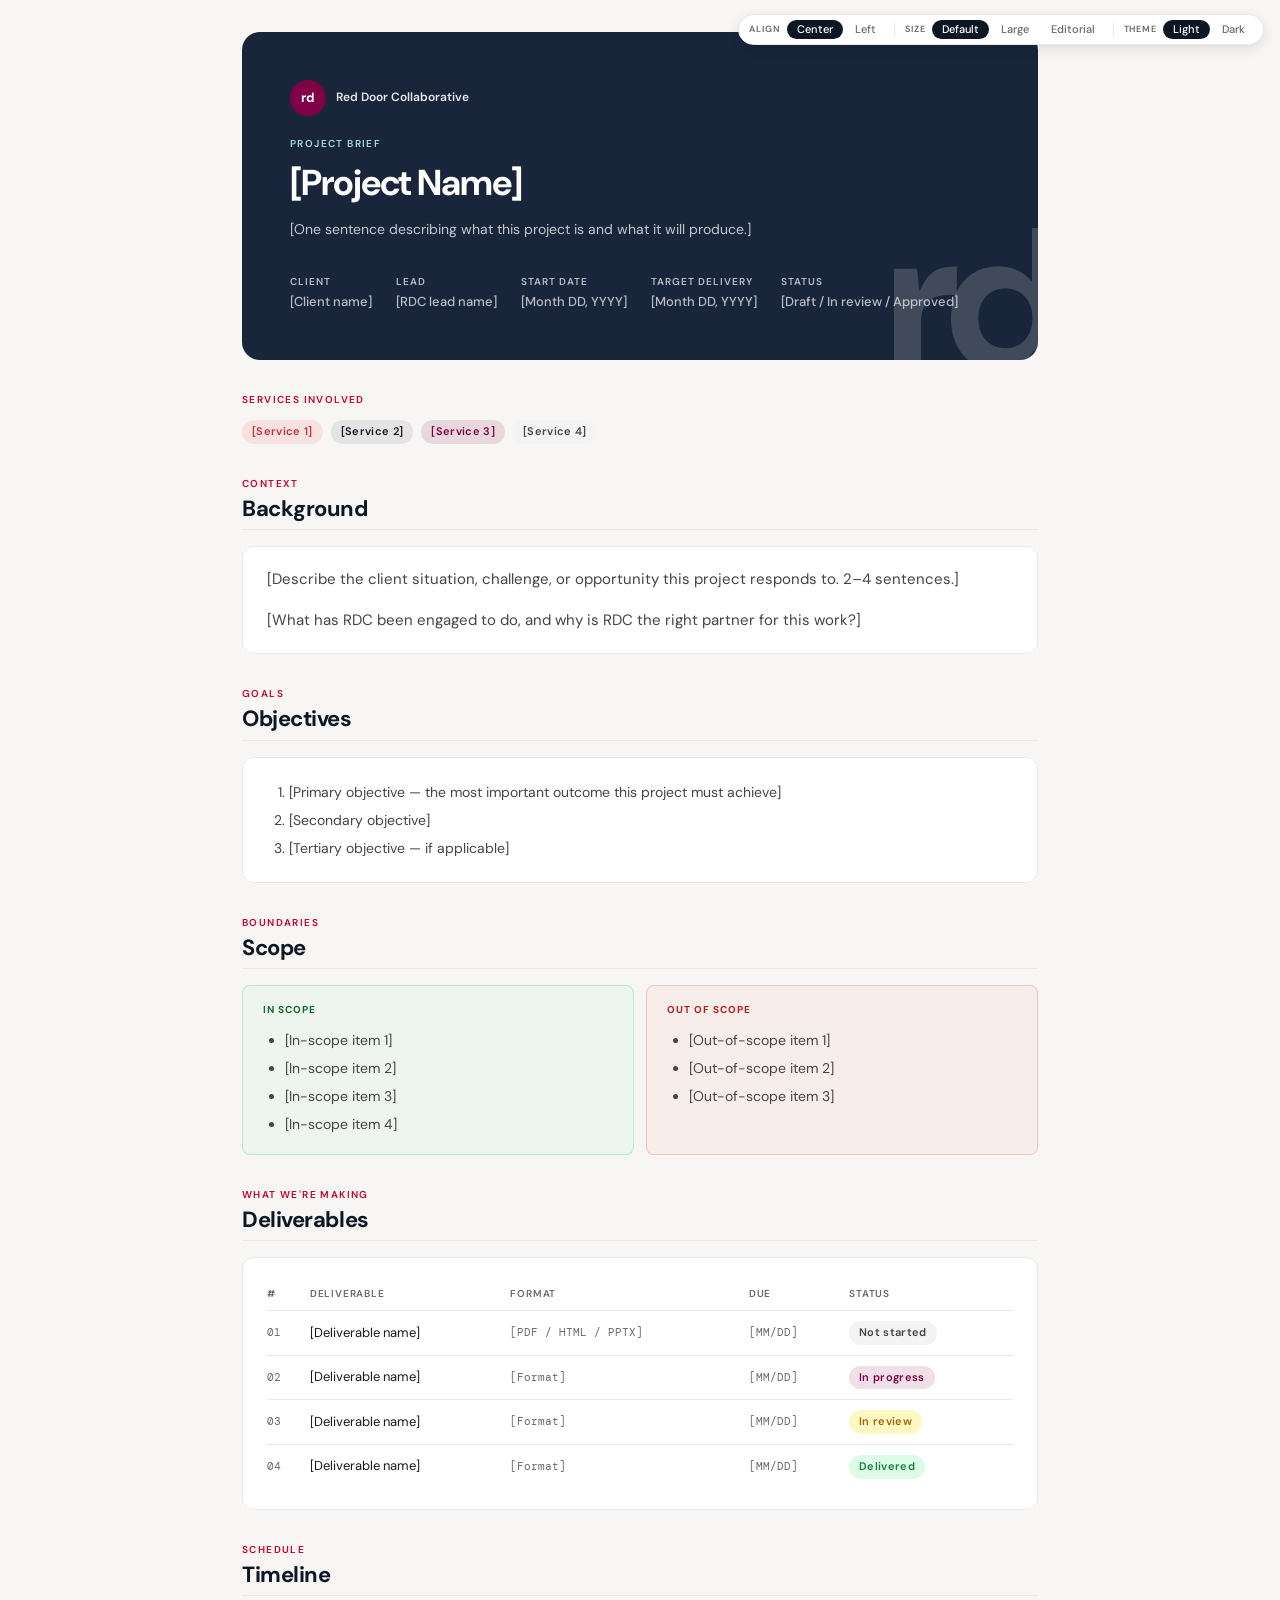
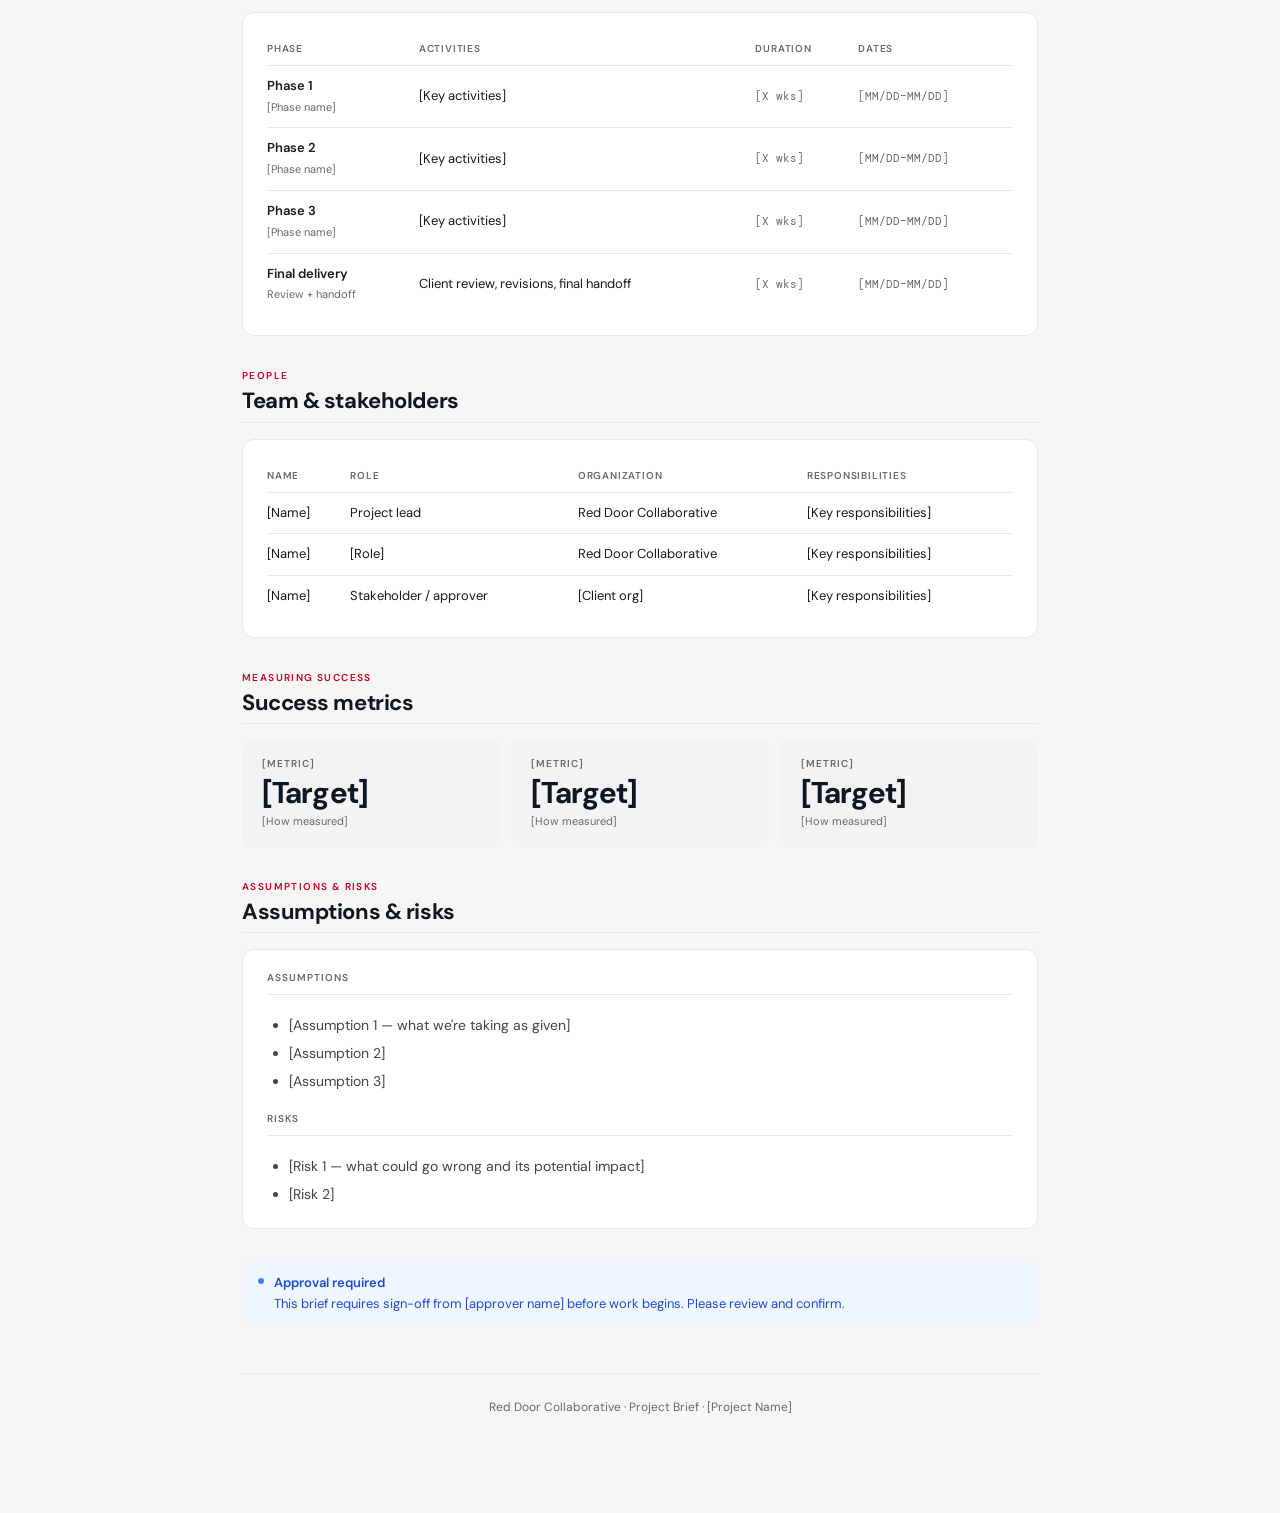
<file: templates/brief.html>
<!DOCTYPE html>
<html lang="en">
<head>
<meta charset="UTF-8">
<meta name="viewport" content="width=device-width, initial-scale=1.0">
<title>[Project Name] — Project Brief · Red Door Collaborative</title>
<script>(function(){try{var p=JSON.parse(localStorage.getItem('rdc-prefs')||'{}');document.documentElement.setAttribute('data-theme',p.theme||(window.matchMedia('(prefers-color-scheme: dark)').matches?'dark':'light'));}catch(e){}})();</script>
<link rel="preconnect" href="https://fonts.googleapis.com">
<link rel="preconnect" href="https://fonts.gstatic.com" crossorigin>
<link href="https://fonts.googleapis.com/css2?family=DM+Sans:ital,opsz,wght@0,9..40,300;0,9..40,400;0,9..40,500;0,9..40,600;0,9..40,700;1,9..40,300&family=DM+Mono:wght@400;500&display=swap" rel="stylesheet">
<link rel="stylesheet" href="https://reddoorcollaborative.github.io/rdc-foundations-library/rdc.css">
</head>
<body>

<div class="wrap-narrow">

  <!-- ============================================================
       PAGE HEADER
  ============================================================ -->
  <div class="page-header">
    <a href="https://reddoorcollaborative.github.io/rdc-central/" style="display:inline-flex;align-items:center;gap:10px;text-decoration:none;margin-bottom:1.25rem;">
      <div class="logo-mark">rd</div>
      <div class="logo-text">Red Door Collaborative</div>
    </a>
    <div class="eyebrow">Project brief</div>
    <h1 class="page-header-title">[Project Name]</h1>
    <p class="page-header-desc">[One sentence describing what this project is and what it will produce.]</p>
    <div class="header-meta">
      <div class="header-meta-item">
        <span class="header-meta-label">Client</span>
        <span class="header-meta-value">[Client name]</span>
      </div>
      <div class="header-meta-item">
        <span class="header-meta-label">Lead</span>
        <span class="header-meta-value">[RDC lead name]</span>
      </div>
      <div class="header-meta-item">
        <span class="header-meta-label">Start date</span>
        <span class="header-meta-value">[Month DD, YYYY]</span>
      </div>
      <div class="header-meta-item">
        <span class="header-meta-label">Target delivery</span>
        <span class="header-meta-value">[Month DD, YYYY]</span>
      </div>
      <div class="header-meta-item">
        <span class="header-meta-label">Status</span>
        <span class="header-meta-value">[Draft / In review / Approved]</span>
      </div>
    </div>
  </div>

  <!-- ============================================================
       SERVICES
  ============================================================ -->
  <div style="margin-bottom:var(--space-8);">
    <div class="eyebrow" style="margin-bottom:var(--space-3);">Services involved</div>
    <div class="tag-row">
      <span class="badge badge-coral">[Service 1]</span>
      <span class="badge badge-squid">[Service 2]</span>
      <span class="badge badge-wine">[Service 3]</span>
      <span class="badge badge-neutral">[Service 4]</span>
    </div>
  </div>

  <!-- ============================================================
       BACKGROUND
  ============================================================ -->
  <div class="eyebrow" style="margin-bottom:4px;">Context</div>
  <h2 style="font-size:22px;font-weight:700;letter-spacing:-0.02em;margin:0 0 16px;padding-bottom:8px;border-bottom:1px solid var(--gray-200);">Background</h2>
  <div class="card" style="margin-bottom:var(--space-8);">
    <p>[Describe the client situation, challenge, or opportunity this project responds to. 2–4 sentences.]</p>
    <p>[What has RDC been engaged to do, and why is RDC the right partner for this work?]</p>
  </div>

  <!-- ============================================================
       OBJECTIVES
  ============================================================ -->
  <div class="eyebrow" style="margin-bottom:4px;">Goals</div>
  <h2 style="font-size:22px;font-weight:700;letter-spacing:-0.02em;margin:0 0 16px;padding-bottom:8px;border-bottom:1px solid var(--gray-200);">Objectives</h2>
  <div class="card" style="margin-bottom:var(--space-8);">
    <ol style="line-height:2.2;">
      <li>[Primary objective — the most important outcome this project must achieve]</li>
      <li>[Secondary objective]</li>
      <li>[Tertiary objective — if applicable]</li>
    </ol>
  </div>

  <!-- ============================================================
       SCOPE
  ============================================================ -->
  <div class="eyebrow" style="margin-bottom:4px;">Boundaries</div>
  <h2 style="font-size:22px;font-weight:700;letter-spacing:-0.02em;margin:0 0 16px;padding-bottom:8px;border-bottom:1px solid var(--gray-200);">Scope</h2>
  <div class="grid-2" style="margin-bottom:var(--space-8);">
    <div class="do-box">
      <div class="do-label">In scope</div>
      <ul style="line-height:2.1;margin-top:4px;">
        <li>[In-scope item 1]</li>
        <li>[In-scope item 2]</li>
        <li>[In-scope item 3]</li>
        <li>[In-scope item 4]</li>
      </ul>
    </div>
    <div class="dont-box">
      <div class="dont-label">Out of scope</div>
      <ul style="line-height:2.1;margin-top:4px;">
        <li>[Out-of-scope item 1]</li>
        <li>[Out-of-scope item 2]</li>
        <li>[Out-of-scope item 3]</li>
      </ul>
    </div>
  </div>

  <!-- ============================================================
       DELIVERABLES
  ============================================================ -->
  <div class="eyebrow" style="margin-bottom:4px;">What we're making</div>
  <h2 style="font-size:22px;font-weight:700;letter-spacing:-0.02em;margin:0 0 16px;padding-bottom:8px;border-bottom:1px solid var(--gray-200);">Deliverables</h2>
  <div class="card" style="margin-bottom:var(--space-8);">
    <table class="table-rdc">
      <thead>
        <tr><th>#</th><th>Deliverable</th><th>Format</th><th>Due</th><th>Status</th></tr>
      </thead>
      <tbody>
        <tr>
          <td class="mono">01</td>
          <td>[Deliverable name]</td>
          <td class="mono">[PDF / HTML / PPTX]</td>
          <td class="mono">[MM/DD]</td>
          <td><span class="badge badge-neutral">Not started</span></td>
        </tr>
        <tr>
          <td class="mono">02</td>
          <td>[Deliverable name]</td>
          <td class="mono">[Format]</td>
          <td class="mono">[MM/DD]</td>
          <td><span class="badge badge-wine">In progress</span></td>
        </tr>
        <tr>
          <td class="mono">03</td>
          <td>[Deliverable name]</td>
          <td class="mono">[Format]</td>
          <td class="mono">[MM/DD]</td>
          <td><span class="badge badge-warning">In review</span></td>
        </tr>
        <tr>
          <td class="mono">04</td>
          <td>[Deliverable name]</td>
          <td class="mono">[Format]</td>
          <td class="mono">[MM/DD]</td>
          <td><span class="badge badge-success">Delivered</span></td>
        </tr>
      </tbody>
    </table>
  </div>

  <!-- ============================================================
       TIMELINE
  ============================================================ -->
  <div class="eyebrow" style="margin-bottom:4px;">Schedule</div>
  <h2 style="font-size:22px;font-weight:700;letter-spacing:-0.02em;margin:0 0 16px;padding-bottom:8px;border-bottom:1px solid var(--gray-200);">Timeline</h2>
  <div class="card" style="margin-bottom:var(--space-8);">
    <table class="table-rdc">
      <thead>
        <tr><th>Phase</th><th>Activities</th><th>Duration</th><th>Dates</th></tr>
      </thead>
      <tbody>
        <tr>
          <td><strong>Phase 1</strong><br><span style="font-size:11px;color:var(--gray-500);">[Phase name]</span></td>
          <td>[Key activities]</td>
          <td class="mono">[X wks]</td>
          <td class="mono">[MM/DD–MM/DD]</td>
        </tr>
        <tr>
          <td><strong>Phase 2</strong><br><span style="font-size:11px;color:var(--gray-500);">[Phase name]</span></td>
          <td>[Key activities]</td>
          <td class="mono">[X wks]</td>
          <td class="mono">[MM/DD–MM/DD]</td>
        </tr>
        <tr>
          <td><strong>Phase 3</strong><br><span style="font-size:11px;color:var(--gray-500);">[Phase name]</span></td>
          <td>[Key activities]</td>
          <td class="mono">[X wks]</td>
          <td class="mono">[MM/DD–MM/DD]</td>
        </tr>
        <tr>
          <td><strong>Final delivery</strong><br><span style="font-size:11px;color:var(--gray-500);">Review + handoff</span></td>
          <td>Client review, revisions, final handoff</td>
          <td class="mono">[X wks]</td>
          <td class="mono">[MM/DD–MM/DD]</td>
        </tr>
      </tbody>
    </table>
  </div>

  <!-- ============================================================
       TEAM & STAKEHOLDERS
  ============================================================ -->
  <div class="eyebrow" style="margin-bottom:4px;">People</div>
  <h2 style="font-size:22px;font-weight:700;letter-spacing:-0.02em;margin:0 0 16px;padding-bottom:8px;border-bottom:1px solid var(--gray-200);">Team &amp; stakeholders</h2>
  <div class="card" style="margin-bottom:var(--space-8);">
    <table class="table-rdc">
      <thead>
        <tr><th>Name</th><th>Role</th><th>Organization</th><th>Responsibilities</th></tr>
      </thead>
      <tbody>
        <tr>
          <td>[Name]</td>
          <td>Project lead</td>
          <td>Red Door Collaborative</td>
          <td>[Key responsibilities]</td>
        </tr>
        <tr>
          <td>[Name]</td>
          <td>[Role]</td>
          <td>Red Door Collaborative</td>
          <td>[Key responsibilities]</td>
        </tr>
        <tr>
          <td>[Name]</td>
          <td>Stakeholder / approver</td>
          <td>[Client org]</td>
          <td>[Key responsibilities]</td>
        </tr>
      </tbody>
    </table>
  </div>

  <!-- ============================================================
       SUCCESS METRICS
  ============================================================ -->
  <div class="eyebrow" style="margin-bottom:4px;">Measuring success</div>
  <h2 style="font-size:22px;font-weight:700;letter-spacing:-0.02em;margin:0 0 16px;padding-bottom:8px;border-bottom:1px solid var(--gray-200);">Success metrics</h2>
  <div class="grid-3" style="margin-bottom:var(--space-8);">
    <div class="metric-card">
      <div class="metric-label">[Metric]</div>
      <div class="metric-value">[Target]</div>
      <div class="metric-sub">[How measured]</div>
    </div>
    <div class="metric-card">
      <div class="metric-label">[Metric]</div>
      <div class="metric-value">[Target]</div>
      <div class="metric-sub">[How measured]</div>
    </div>
    <div class="metric-card">
      <div class="metric-label">[Metric]</div>
      <div class="metric-value">[Target]</div>
      <div class="metric-sub">[How measured]</div>
    </div>
  </div>

  <!-- ============================================================
       ASSUMPTIONS & RISKS
  ============================================================ -->
  <div class="eyebrow" style="margin-bottom:4px;">Assumptions &amp; risks</div>
  <h2 style="font-size:22px;font-weight:700;letter-spacing:-0.02em;margin:0 0 16px;padding-bottom:8px;border-bottom:1px solid var(--gray-200);">Assumptions &amp; risks</h2>
  <div class="card" style="margin-bottom:var(--space-8);">
    <div style="margin-bottom:var(--space-4);">
      <div class="subsection-label">Assumptions</div>
      <ul style="line-height:2.1;">
        <li>[Assumption 1 — what we're taking as given]</li>
        <li>[Assumption 2]</li>
        <li>[Assumption 3]</li>
      </ul>
    </div>
    <div>
      <div class="subsection-label">Risks</div>
      <ul style="line-height:2.1;">
        <li>[Risk 1 — what could go wrong and its potential impact]</li>
        <li>[Risk 2]</li>
      </ul>
    </div>
  </div>

  <!-- ============================================================
       APPROVAL
  ============================================================ -->
  <div class="alert alert-info" style="margin-bottom:var(--space-8);">
    <div class="alert-dot"></div>
    <div class="alert-body">
      <div class="alert-title">Approval required</div>
      This brief requires sign-off from [approver name] before work begins. Please review and confirm.
    </div>
  </div>

  <div class="page-footer">
    Red Door Collaborative &middot; Project Brief &middot; [Project Name]
  </div>

</div>

<script src="https://reddoorcollaborative.github.io/rdc-foundations-library/rdc.js"></script>
</body>
</html>
</file>
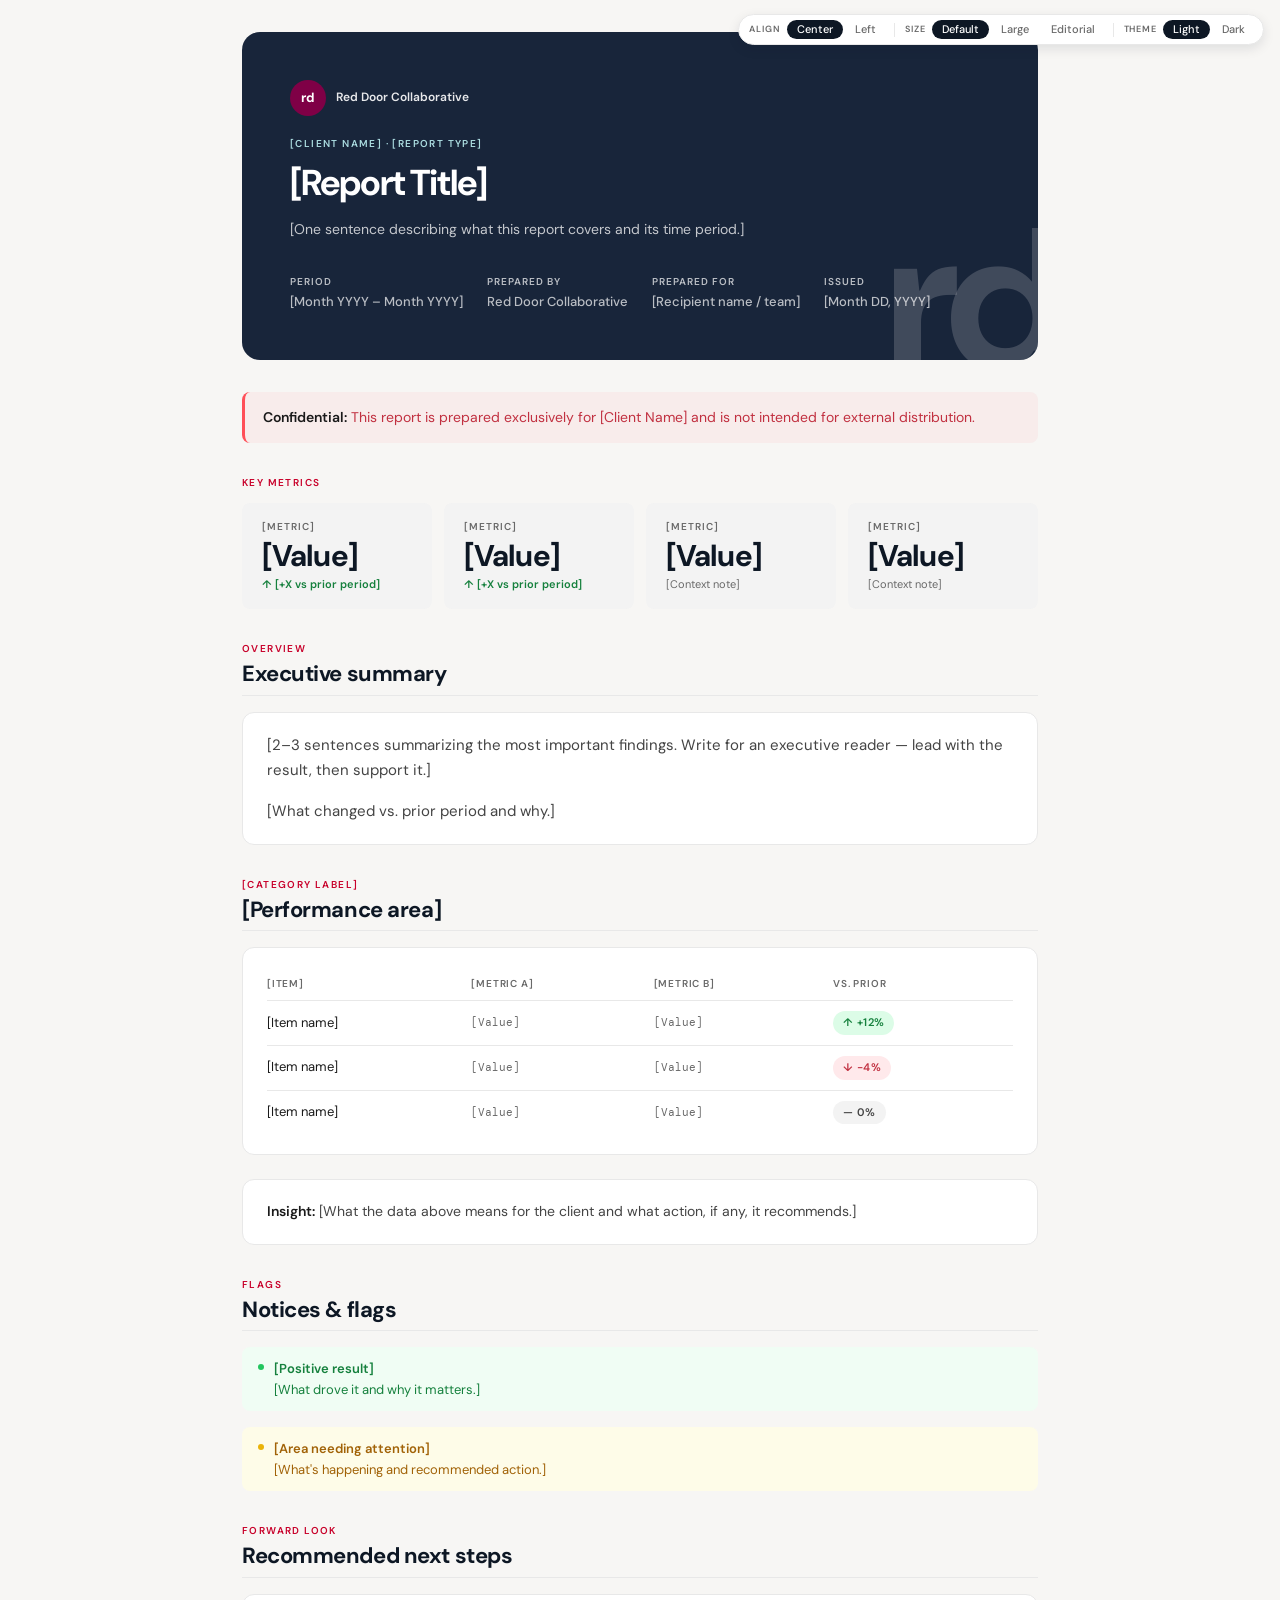
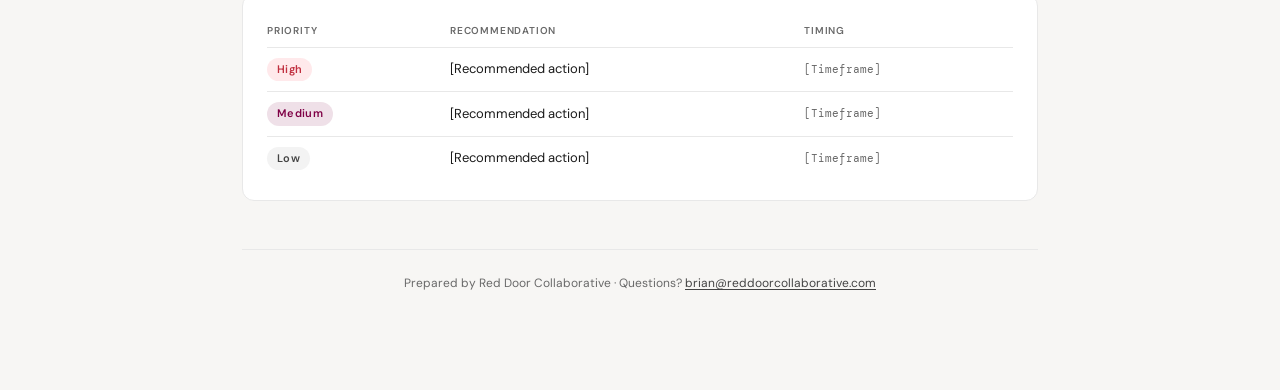
<file: templates/client-report.html>
<!DOCTYPE html>
<html lang="en">
<head>
<meta charset="UTF-8">
<meta name="viewport" content="width=device-width, initial-scale=1.0">
<title>[Report Title] — [Client Name]</title>
<script>(function(){try{var p=JSON.parse(localStorage.getItem('rdc-prefs')||'{}');document.documentElement.setAttribute('data-theme',p.theme||(window.matchMedia('(prefers-color-scheme: dark)').matches?'dark':'light'));}catch(e){}})();</script>
<link rel="preconnect" href="https://fonts.googleapis.com">
<link rel="preconnect" href="https://fonts.gstatic.com" crossorigin>
<link href="https://fonts.googleapis.com/css2?family=DM+Sans:ital,opsz,wght@0,9..40,300;0,9..40,400;0,9..40,500;0,9..40,600;0,9..40,700;1,9..40,300&family=DM+Mono:wght@400;500&display=swap" rel="stylesheet">
<link rel="stylesheet" href="https://reddoorcollaborative.github.io/rdc-foundations-library/rdc.css">
<!--
  ================================================================
  PASSWORD PROTECTION — StatiCrypt
  ================================================================
  This template is designed to be protected with StatiCrypt before
  distribution. After completing the page content:

  1. Install StatiCrypt (one-time):
       npm install -g staticrypt

  2. Encrypt this file:
       staticrypt client-report.html --password YOUR_PASSWORD \
         --short --template-title "[Report Title]" \
         --output client-report-protected.html

  3. Distribute client-report-protected.html (not this source file).
     Share the password via a separate, private channel.

  StatiCrypt docs: https://github.com/robinmoisson/staticrypt
  ================================================================
-->
</head>
<body>

<div class="wrap-narrow">

  <!-- ============================================================
       PAGE HEADER
       Note: eyebrow uses client name, not "Red Door Collaborative"
       — this page is client-facing.
  ============================================================ -->
  <div class="page-header">
    <a href="https://reddoorcollaborative.github.io/rdc-central/" style="display:inline-flex;align-items:center;gap:10px;text-decoration:none;margin-bottom:1.25rem;">
      <div class="logo-mark">rd</div>
      <div class="logo-text">Red Door Collaborative</div>
    </a>
    <div class="eyebrow">[Client Name] &middot; [Report type]</div>
    <h1 class="page-header-title">[Report Title]</h1>
    <p class="page-header-desc">[One sentence describing what this report covers and its time period.]</p>
    <div class="header-meta">
      <div class="header-meta-item">
        <span class="header-meta-label">Period</span>
        <span class="header-meta-value">[Month YYYY – Month YYYY]</span>
      </div>
      <div class="header-meta-item">
        <span class="header-meta-label">Prepared by</span>
        <span class="header-meta-value">Red Door Collaborative</span>
      </div>
      <div class="header-meta-item">
        <span class="header-meta-label">Prepared for</span>
        <span class="header-meta-value">[Recipient name / team]</span>
      </div>
      <div class="header-meta-item">
        <span class="header-meta-label">Issued</span>
        <span class="header-meta-value">[Month DD, YYYY]</span>
      </div>
    </div>
  </div>

  <!-- ============================================================
       CONFIDENTIALITY NOTICE
       Remove if not needed.
  ============================================================ -->
  <div class="alert-banner" style="margin-bottom:var(--space-8);">
    <strong>Confidential:</strong> This report is prepared exclusively for [Client Name] and is not intended for external distribution.
  </div>

  <!-- ============================================================
       HERO METRICS
  ============================================================ -->
  <div class="eyebrow" style="margin-bottom:var(--space-3);">Key metrics</div>
  <div class="grid-4" style="margin-bottom:var(--space-8);">
    <div class="metric-card">
      <div class="metric-label">[Metric]</div>
      <div class="metric-value">[Value]</div>
      <div class="metric-delta">↑ [+X vs prior period]</div>
    </div>
    <div class="metric-card">
      <div class="metric-label">[Metric]</div>
      <div class="metric-value">[Value]</div>
      <div class="metric-delta">↑ [+X vs prior period]</div>
    </div>
    <div class="metric-card">
      <div class="metric-label">[Metric]</div>
      <div class="metric-value">[Value]</div>
      <div class="metric-sub">[Context note]</div>
    </div>
    <div class="metric-card">
      <div class="metric-label">[Metric]</div>
      <div class="metric-value">[Value]</div>
      <div class="metric-sub">[Context note]</div>
    </div>
  </div>

  <!-- ============================================================
       EXECUTIVE SUMMARY
  ============================================================ -->
  <div class="eyebrow" style="margin-bottom:4px;">Overview</div>
  <h2 style="font-size:22px;font-weight:700;letter-spacing:-0.02em;margin:0 0 16px;padding-bottom:8px;border-bottom:1px solid var(--gray-200);">Executive summary</h2>
  <div class="card" style="margin-bottom:var(--space-8);">
    <p>[2–3 sentences summarizing the most important findings. Write for an executive reader — lead with the result, then support it.]</p>
    <p>[What changed vs. prior period and why.]</p>
  </div>

  <!-- ============================================================
       PERFORMANCE SECTION
       Duplicate this block for each performance area.
  ============================================================ -->
  <div class="eyebrow" style="margin-bottom:4px;">[Category label]</div>
  <h2 style="font-size:22px;font-weight:700;letter-spacing:-0.02em;margin:0 0 16px;padding-bottom:8px;border-bottom:1px solid var(--gray-200);">[Performance area]</h2>

  <div class="card" style="margin-bottom:var(--space-6);">
    <table class="table-rdc">
      <thead>
        <tr>
          <th>[Item]</th>
          <th>[Metric A]</th>
          <th>[Metric B]</th>
          <th>vs. prior</th>
        </tr>
      </thead>
      <tbody>
        <tr>
          <td>[Item name]</td>
          <td class="mono">[Value]</td>
          <td class="mono">[Value]</td>
          <td><span class="badge badge-success">↑ +12%</span></td>
        </tr>
        <tr>
          <td>[Item name]</td>
          <td class="mono">[Value]</td>
          <td class="mono">[Value]</td>
          <td><span class="badge badge-coral">↓ −4%</span></td>
        </tr>
        <tr>
          <td>[Item name]</td>
          <td class="mono">[Value]</td>
          <td class="mono">[Value]</td>
          <td><span class="badge badge-neutral">— 0%</span></td>
        </tr>
      </tbody>
    </table>
  </div>

  <div class="card" style="margin-bottom:var(--space-8);">
    <p style="font-size:14px;"><strong>Insight:</strong> [What the data above means for the client and what action, if any, it recommends.]</p>
  </div>

  <!-- ============================================================
       FLAGS & NOTICES
  ============================================================ -->
  <div class="eyebrow" style="margin-bottom:4px;">Flags</div>
  <h2 style="font-size:22px;font-weight:700;letter-spacing:-0.02em;margin:0 0 16px;padding-bottom:8px;border-bottom:1px solid var(--gray-200);">Notices &amp; flags</h2>
  <div style="display:flex;flex-direction:column;gap:var(--space-2);margin-bottom:var(--space-8);">
    <div class="alert alert-success">
      <div class="alert-dot"></div>
      <div class="alert-body">
        <div class="alert-title">[Positive result]</div>
        [What drove it and why it matters.]
      </div>
    </div>
    <div class="alert alert-warning">
      <div class="alert-dot"></div>
      <div class="alert-body">
        <div class="alert-title">[Area needing attention]</div>
        [What's happening and recommended action.]
      </div>
    </div>
  </div>

  <!-- ============================================================
       NEXT STEPS
       Client-facing language: "recommended next steps" rather than
       "next period priorities" (internal framing).
  ============================================================ -->
  <div class="eyebrow" style="margin-bottom:4px;">Forward look</div>
  <h2 style="font-size:22px;font-weight:700;letter-spacing:-0.02em;margin:0 0 16px;padding-bottom:8px;border-bottom:1px solid var(--gray-200);">Recommended next steps</h2>
  <div class="card" style="margin-bottom:var(--space-8);">
    <table class="table-rdc">
      <thead>
        <tr><th>Priority</th><th>Recommendation</th><th>Timing</th></tr>
      </thead>
      <tbody>
        <tr>
          <td><span class="badge badge-coral">High</span></td>
          <td>[Recommended action]</td>
          <td class="mono">[Timeframe]</td>
        </tr>
        <tr>
          <td><span class="badge badge-wine">Medium</span></td>
          <td>[Recommended action]</td>
          <td class="mono">[Timeframe]</td>
        </tr>
        <tr>
          <td><span class="badge badge-neutral">Low</span></td>
          <td>[Recommended action]</td>
          <td class="mono">[Timeframe]</td>
        </tr>
      </tbody>
    </table>
  </div>

  <!-- ============================================================
       CONTACT
       Client-facing: provide a direct contact rather than a GitHub link.
  ============================================================ -->
  <div class="page-footer">
    Prepared by Red Door Collaborative &middot; Questions? <a href="mailto:brian@reddoorcollaborative.com">brian@reddoorcollaborative.com</a>
  </div>

</div>

<script src="https://reddoorcollaborative.github.io/rdc-foundations-library/rdc.js"></script>
</body>
</html>
</file>
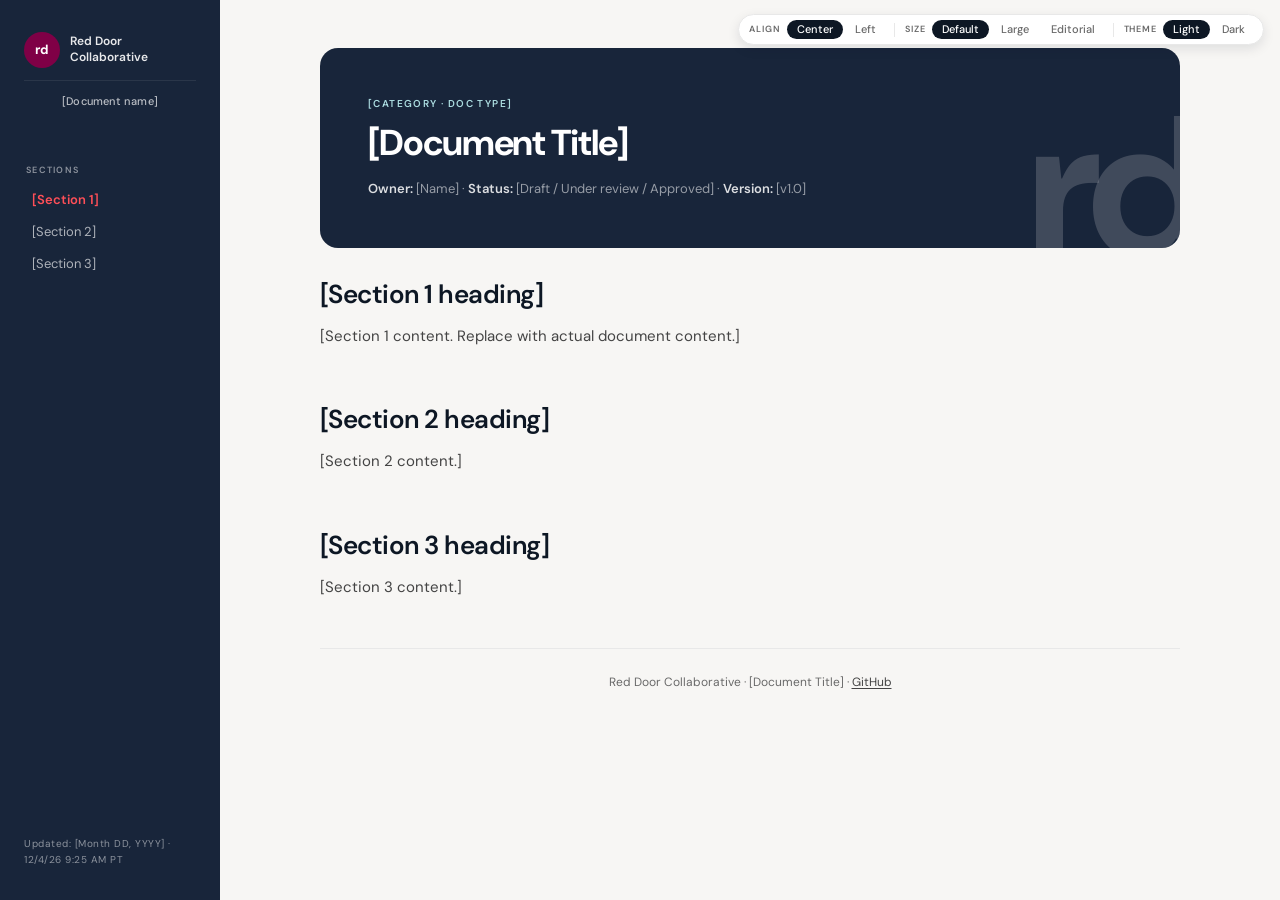
<file: templates/document.html>
<!DOCTYPE html>
<html lang="en">
<head>
<meta charset="UTF-8">
<meta name="viewport" content="width=device-width, initial-scale=1.0">
<title>[Document Title] — Red Door Collaborative</title>
<script>(function(){try{var p=JSON.parse(localStorage.getItem('rdc-prefs')||'{}');document.documentElement.setAttribute('data-theme',p.theme||(window.matchMedia('(prefers-color-scheme: dark)').matches?'dark':'light'));}catch(e){}})();</script>
<link rel="preconnect" href="https://fonts.googleapis.com">
<link rel="preconnect" href="https://fonts.gstatic.com" crossorigin>
<link href="https://fonts.googleapis.com/css2?family=DM+Sans:ital,opsz,wght@0,9..40,300;0,9..40,400;0,9..40,500;0,9..40,600;0,9..40,700;1,9..40,300&family=DM+Mono:wght@400;500&display=swap" rel="stylesheet">
<link rel="stylesheet" href="https://reddoorcollaborative.github.io/rdc-foundations-library/rdc.css">
<style>
/* Document-specific typography — applied inside .content wrapper */
.page-header-meta { font-size:13px; color:rgba(255,255,255,0.55); line-height:1.7; max-width:560px; margin-top:0.75rem; }
.page-header-meta strong { color:rgba(255,255,255,0.85); font-weight:600; }
.content h2 { margin:56px 0 14px; scroll-margin-top:1rem; font-size:26px; }
.content h2:first-child { margin-top:0; }
.content h3 { margin:32px 0 10px; scroll-margin-top:1rem; font-size:18px; }
.content h4 { margin:22px 0 6px; }
.content p  { margin:10px 0 14px; }
.content ul, .content ol { margin:10px 0 16px; }
.content li { margin:5px 0; font-size:15px; }
.content li > ul, .content li > ol { margin:6px 0; }
.content strong { color:var(--gray-900); }
.content pre code { background:transparent; padding:0; font-size:inherit; color:inherit; }
.content table { border-collapse:collapse; width:100%; margin:16px 0; font-size:13px; background:var(--white); border:1px solid var(--gray-200); border-radius:var(--radius-md); overflow:hidden; }
.content table thead th { background:var(--gray-100); font-size:10px; font-weight:600; letter-spacing:0.1em; text-transform:uppercase; color:var(--gray-500); text-align:left; padding:12px 14px; border-bottom:1px solid var(--gray-200); }
.content table tbody td { padding:10px 14px; border-bottom:1px solid var(--gray-200); color:var(--gray-900); vertical-align:top; }
.content table tbody tr:last-child td { border-bottom:none; }
</style>
</head>
<body>

<!-- ============================================================
     SIDEBAR NAV
     - Logo links back to parent hub — update href as needed
     - .sidebar-page-title names the current document
     - Add/remove .nav-link items to match your h2 sections
     - href values must match id= on each h2
============================================================ -->
<aside class="sidebar">
  <a class="sidebar-logo" href="https://reddoorcollaborative.github.io/rdc-central/">
    <div class="logo-mark">rd</div>
    <div class="logo-text">Red Door<br>Collaborative</div>
  </a>
  <div class="sidebar-page-title">[Document name]</div>

  <div class="nav-section-label">Sections</div>
  <a class="nav-link active" href="#section-1">[Section 1]</a>
  <a class="nav-link" href="#section-2">[Section 2]</a>
  <a class="nav-link" href="#section-3">[Section 3]</a>
  <!-- Duplicate nav-links to match your h2 sections -->

  <div class="sidebar-version">Updated: [Month DD, YYYY]</div>
</aside>

<!-- ============================================================
     MAIN CONTENT
============================================================ -->
<main class="sidebar-content">
<div class="sidebar-inner">

  <!-- PAGE HEADER -->
  <div class="page-header">
    <div class="eyebrow">[Category &middot; Doc type]</div>
    <div class="page-header-title">[Document Title]</div>
    <div class="page-header-meta">
      <strong>Owner:</strong> [Name] &middot;
      <strong>Status:</strong> [Draft / Under review / Approved] &middot;
      <strong>Version:</strong> [v1.0]
    </div>
  </div>

  <!-- CONTENT
       Each h2 needs an id= matching a nav-link href above.
       The IntersectionObserver in the script block auto-highlights
       the active nav link as the user scrolls.
  -->
  <div class="content">

    <h2 id="section-1">[Section 1 heading]</h2>
    <p>[Section 1 content. Replace with actual document content.]</p>

    <h2 id="section-2">[Section 2 heading]</h2>
    <p>[Section 2 content.]</p>

    <h2 id="section-3">[Section 3 heading]</h2>
    <p>[Section 3 content.]</p>

  </div>

  <div class="page-footer">
    Red Door Collaborative &middot; [Document Title] &middot; <a href="https://github.com/reddoorcollaborative">GitHub</a>
  </div>

</div>
</main>

<!-- rdc.js: injects layout toggle, applies saved preferences -->
<script src="https://reddoorcollaborative.github.io/rdc-foundations-library/rdc.js"></script>

<!-- Scroll-spy: auto-highlights nav link matching the visible h2 -->
<script>
(function () {
  var headings  = document.querySelectorAll('.content h2');
  var navLinks  = document.querySelectorAll('.nav-link');
  var obs = new IntersectionObserver(function (entries) {
    entries.forEach(function (entry) {
      if (entry.isIntersecting) {
        var id = entry.target.getAttribute('id');
        navLinks.forEach(function (l) {
          l.classList.toggle('active', l.getAttribute('href') === '#' + id);
        });
      }
    });
  }, { rootMargin: '-15% 0px -75% 0px' });
  headings.forEach(function (h) { obs.observe(h); });
})();
</script>
</body>
</html>
</file>
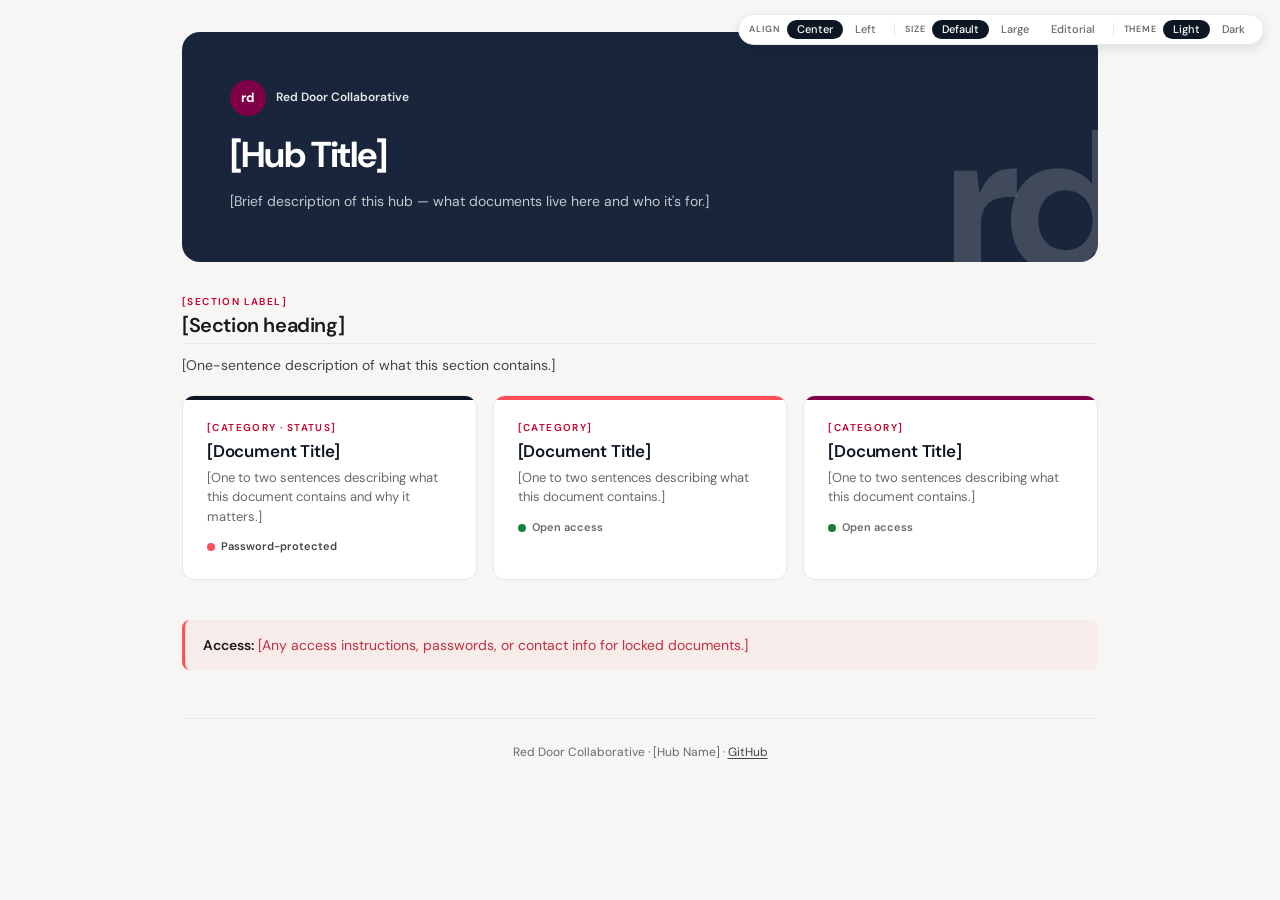
<file: templates/hub.html>
<!DOCTYPE html>
<html lang="en">
<head>
<meta charset="UTF-8">
<meta name="viewport" content="width=device-width, initial-scale=1.0">
<title>[Hub Title] — Red Door Collaborative</title>
<script>(function(){try{var p=JSON.parse(localStorage.getItem('rdc-prefs')||'{}');document.documentElement.setAttribute('data-theme',p.theme||(window.matchMedia('(prefers-color-scheme: dark)').matches?'dark':'light'));}catch(e){}})();</script>
<link rel="preconnect" href="https://fonts.googleapis.com">
<link rel="preconnect" href="https://fonts.gstatic.com" crossorigin>
<link href="https://fonts.googleapis.com/css2?family=DM+Sans:ital,opsz,wght@0,9..40,300;0,9..40,400;0,9..40,500;0,9..40,600;0,9..40,700;1,9..40,300&family=DM+Mono:wght@400;500&display=swap" rel="stylesheet">
<link rel="stylesheet" href="https://reddoorcollaborative.github.io/rdc-foundations-library/rdc.css">
</head>
<body>

<div class="wrap" style="max-width:980px;">

  <!-- ============================================================
       PAGE HEADER
       Replace [Hub Title] and description.
  ============================================================ -->
  <div class="page-header">
    <a href="https://reddoorcollaborative.github.io/rdc-central/" style="display:inline-flex;align-items:center;gap:10px;text-decoration:none;margin-bottom:1.25rem;">
      <div class="logo-mark">rd</div>
      <div class="logo-text">Red Door Collaborative</div>
    </a>
    <h1 class="page-header-title">[Hub Title]</h1>
    <p class="page-header-desc">[Brief description of this hub — what documents live here and who it's for.]</p>
  </div>

  <!-- ============================================================
       SECTION: Primary content
       Duplicate this block for additional sections.
  ============================================================ -->
  <div class="eyebrow" style="margin-bottom:4px;">[Section label]</div>
  <h2 style="font-size:20px;font-weight:600;color:var(--gray-900);margin:0 0 10px;padding-bottom:6px;border-bottom:1px solid var(--gray-200);">[Section heading]</h2>
  <p style="font-size:14px;color:var(--gray-700);margin:0 0 18px;">[One-sentence description of what this section contains.]</p>

  <div class="grid-auto" style="margin-bottom:40px;">

    <!-- Doc card: password-protected -->
    <a href="#" class="doc-card">
      <div class="doc-card-bar" style="background:var(--squid);"></div>
      <div class="doc-card-body">
        <div class="eyebrow">[Category · Status]</div>
        <h3>[Document Title]</h3>
        <p>[One to two sentences describing what this document contains and why it matters.]</p>
        <div class="doc-card-lock">Password-protected</div>
      </div>
    </a>

    <!-- Doc card: open access -->
    <a href="#" class="doc-card">
      <div class="doc-card-bar"></div>
      <div class="doc-card-body">
        <div class="eyebrow">[Category]</div>
        <h3>[Document Title]</h3>
        <p>[One to two sentences describing what this document contains.]</p>
        <div class="doc-card-lock doc-card-open" style="color:var(--gray-500);">Open access</div>
      </div>
    </a>

    <!-- Doc card: wine accent -->
    <a href="#" class="doc-card">
      <div class="doc-card-bar" style="background:var(--wine);"></div>
      <div class="doc-card-body">
        <div class="eyebrow">[Category]</div>
        <h3>[Document Title]</h3>
        <p>[One to two sentences describing what this document contains.]</p>
        <div class="doc-card-lock doc-card-open" style="color:var(--gray-500);">Open access</div>
      </div>
    </a>

  </div>

  <!-- ============================================================
       ALERT: Access notice (remove if not needed)
  ============================================================ -->
  <div class="alert-banner" style="margin-bottom:var(--space-8);">
    <strong>Access:</strong> [Any access instructions, passwords, or contact info for locked documents.]
  </div>

  <!-- ============================================================
       FOOTER
  ============================================================ -->
  <div class="page-footer">
    Red Door Collaborative &middot; [Hub Name] &middot; <a href="https://github.com/reddoorcollaborative">GitHub</a>
  </div>

</div>

<script src="https://reddoorcollaborative.github.io/rdc-foundations-library/rdc.js"></script>
</body>
</html>
</file>
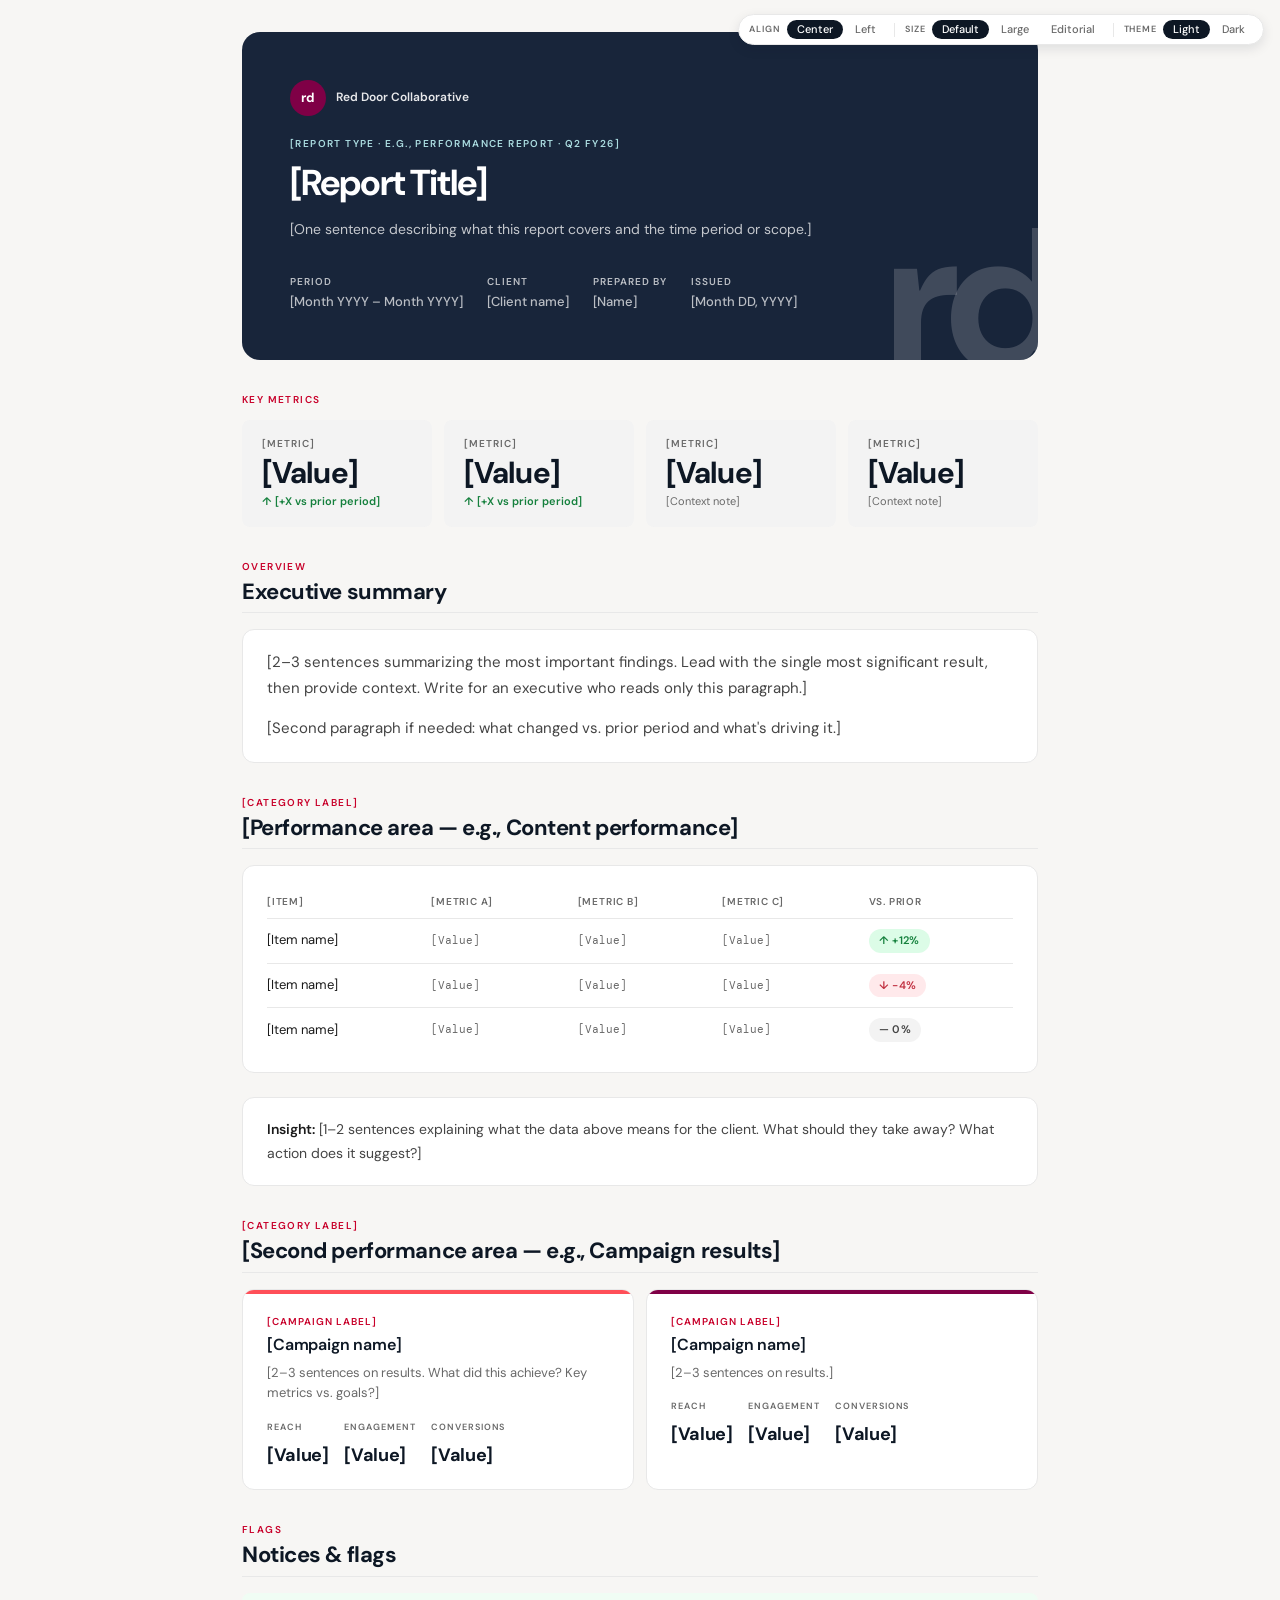
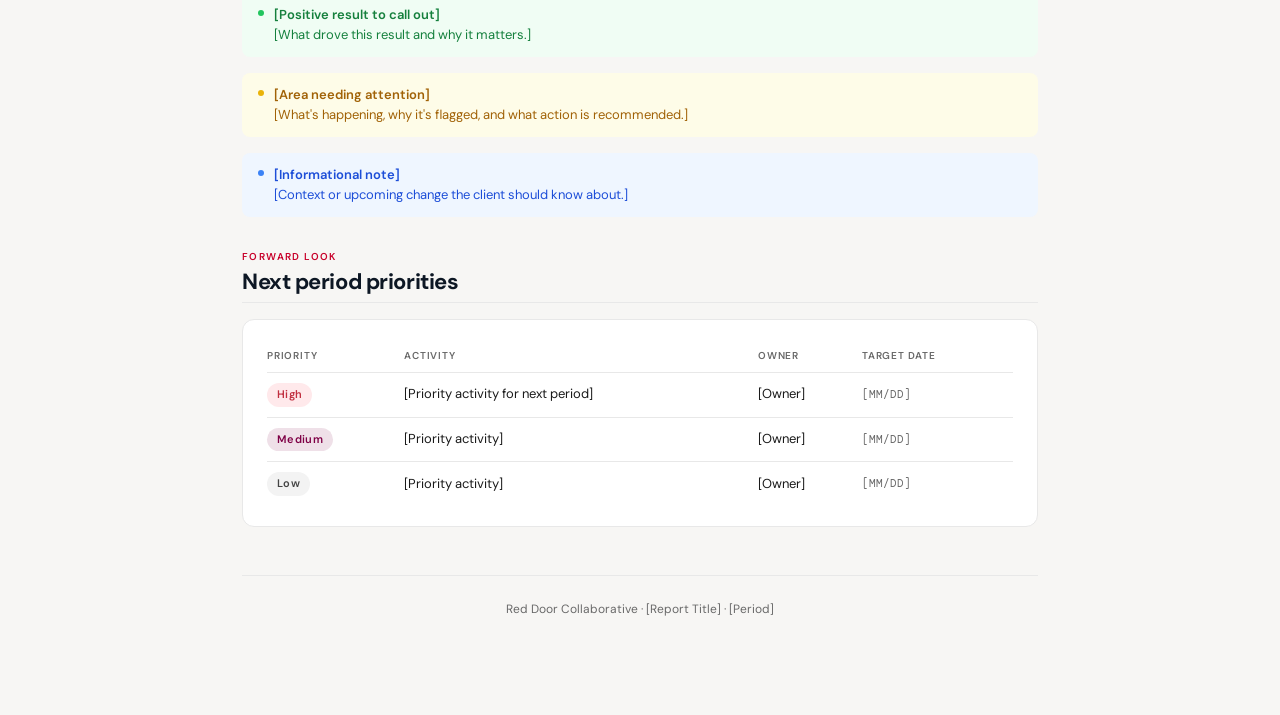
<file: templates/report.html>
<!DOCTYPE html>
<html lang="en">
<head>
<meta charset="UTF-8">
<meta name="viewport" content="width=device-width, initial-scale=1.0">
<title>[Report Title] — Red Door Collaborative</title>
<script>(function(){try{var p=JSON.parse(localStorage.getItem('rdc-prefs')||'{}');document.documentElement.setAttribute('data-theme',p.theme||(window.matchMedia('(prefers-color-scheme: dark)').matches?'dark':'light'));}catch(e){}})();</script>
<link rel="preconnect" href="https://fonts.googleapis.com">
<link rel="preconnect" href="https://fonts.gstatic.com" crossorigin>
<link href="https://fonts.googleapis.com/css2?family=DM+Sans:ital,opsz,wght@0,9..40,300;0,9..40,400;0,9..40,500;0,9..40,600;0,9..40,700;1,9..40,300&family=DM+Mono:wght@400;500&display=swap" rel="stylesheet">
<link rel="stylesheet" href="https://reddoorcollaborative.github.io/rdc-foundations-library/rdc.css">
</head>
<body>

<div class="wrap-narrow">

  <!-- ============================================================
       PAGE HEADER
  ============================================================ -->
  <div class="page-header">
    <a href="https://reddoorcollaborative.github.io/rdc-central/" style="display:inline-flex;align-items:center;gap:10px;text-decoration:none;margin-bottom:1.25rem;">
      <div class="logo-mark">rd</div>
      <div class="logo-text">Red Door Collaborative</div>
    </a>
    <div class="eyebrow">[Report type &middot; e.g., Performance Report · Q2 FY26]</div>
    <h1 class="page-header-title">[Report Title]</h1>
    <p class="page-header-desc">[One sentence describing what this report covers and the time period or scope.]</p>
    <div class="header-meta">
      <div class="header-meta-item">
        <span class="header-meta-label">Period</span>
        <span class="header-meta-value">[Month YYYY – Month YYYY]</span>
      </div>
      <div class="header-meta-item">
        <span class="header-meta-label">Client</span>
        <span class="header-meta-value">[Client name]</span>
      </div>
      <div class="header-meta-item">
        <span class="header-meta-label">Prepared by</span>
        <span class="header-meta-value">[Name]</span>
      </div>
      <div class="header-meta-item">
        <span class="header-meta-label">Issued</span>
        <span class="header-meta-value">[Month DD, YYYY]</span>
      </div>
    </div>
  </div>

  <!-- ============================================================
       HERO METRICS
       Add/remove metric cards as needed.
  ============================================================ -->
  <div class="eyebrow" style="margin-bottom:var(--space-3);">Key metrics</div>
  <div class="grid-4" style="margin-bottom:var(--space-8);">
    <div class="metric-card">
      <div class="metric-label">[Metric]</div>
      <div class="metric-value">[Value]</div>
      <div class="metric-delta">↑ [+X vs prior period]</div>
    </div>
    <div class="metric-card">
      <div class="metric-label">[Metric]</div>
      <div class="metric-value">[Value]</div>
      <div class="metric-delta">↑ [+X vs prior period]</div>
    </div>
    <div class="metric-card">
      <div class="metric-label">[Metric]</div>
      <div class="metric-value">[Value]</div>
      <div class="metric-sub">[Context note]</div>
    </div>
    <div class="metric-card">
      <div class="metric-label">[Metric]</div>
      <div class="metric-value">[Value]</div>
      <div class="metric-sub">[Context note]</div>
    </div>
  </div>

  <!-- ============================================================
       EXECUTIVE SUMMARY
  ============================================================ -->
  <div class="eyebrow" style="margin-bottom:4px;">Overview</div>
  <h2 style="font-size:22px;font-weight:700;letter-spacing:-0.02em;margin:0 0 16px;padding-bottom:8px;border-bottom:1px solid var(--gray-200);">Executive summary</h2>
  <div class="card" style="margin-bottom:var(--space-8);">
    <p>[2–3 sentences summarizing the most important findings. Lead with the single most significant result, then provide context. Write for an executive who reads only this paragraph.]</p>
    <p>[Second paragraph if needed: what changed vs. prior period and what's driving it.]</p>
  </div>

  <!-- ============================================================
       SECTION: Performance detail
       Duplicate this block for additional performance areas.
  ============================================================ -->
  <div class="eyebrow" style="margin-bottom:4px;">[Category label]</div>
  <h2 style="font-size:22px;font-weight:700;letter-spacing:-0.02em;margin:0 0 16px;padding-bottom:8px;border-bottom:1px solid var(--gray-200);">[Performance area — e.g., Content performance]</h2>

  <div class="card" style="margin-bottom:var(--space-6);">
    <table class="table-rdc">
      <thead>
        <tr>
          <th>[Item]</th>
          <th>[Metric A]</th>
          <th>[Metric B]</th>
          <th>[Metric C]</th>
          <th>vs. prior</th>
        </tr>
      </thead>
      <tbody>
        <tr>
          <td>[Item name]</td>
          <td class="mono">[Value]</td>
          <td class="mono">[Value]</td>
          <td class="mono">[Value]</td>
          <td><span class="badge badge-success">↑ +12%</span></td>
        </tr>
        <tr>
          <td>[Item name]</td>
          <td class="mono">[Value]</td>
          <td class="mono">[Value]</td>
          <td class="mono">[Value]</td>
          <td><span class="badge badge-coral">↓ −4%</span></td>
        </tr>
        <tr>
          <td>[Item name]</td>
          <td class="mono">[Value]</td>
          <td class="mono">[Value]</td>
          <td class="mono">[Value]</td>
          <td><span class="badge badge-neutral">— 0%</span></td>
        </tr>
      </tbody>
    </table>
  </div>

  <div class="card" style="margin-bottom:var(--space-8);">
    <p style="font-size:14px;"><strong>Insight:</strong> [1–2 sentences explaining what the data above means for the client. What should they take away? What action does it suggest?]</p>
  </div>

  <!-- ============================================================
       SECTION: Campaign / initiative results
  ============================================================ -->
  <div class="eyebrow" style="margin-bottom:4px;">[Category label]</div>
  <h2 style="font-size:22px;font-weight:700;letter-spacing:-0.02em;margin:0 0 16px;padding-bottom:8px;border-bottom:1px solid var(--gray-200);">[Second performance area — e.g., Campaign results]</h2>

  <div class="grid-2" style="margin-bottom:var(--space-8);">
    <div class="content-card">
      <div class="content-card-bar" style="background:var(--coral);"></div>
      <div class="content-card-body">
        <div class="content-card-eyebrow">[Campaign label]</div>
        <div class="content-card-title">[Campaign name]</div>
        <div class="content-card-copy">[2–3 sentences on results. What did this achieve? Key metrics vs. goals?]</div>
        <div style="display:flex;gap:var(--space-4);margin-top:var(--space-2);">
          <div><div class="metric-label" style="font-size:9px;">Reach</div><div style="font-size:18px;font-weight:700;color:var(--squid);letter-spacing:-0.02em;">[Value]</div></div>
          <div><div class="metric-label" style="font-size:9px;">Engagement</div><div style="font-size:18px;font-weight:700;color:var(--squid);letter-spacing:-0.02em;">[Value]</div></div>
          <div><div class="metric-label" style="font-size:9px;">Conversions</div><div style="font-size:18px;font-weight:700;color:var(--squid);letter-spacing:-0.02em;">[Value]</div></div>
        </div>
      </div>
    </div>
    <div class="content-card">
      <div class="content-card-bar" style="background:var(--wine);"></div>
      <div class="content-card-body">
        <div class="content-card-eyebrow">[Campaign label]</div>
        <div class="content-card-title">[Campaign name]</div>
        <div class="content-card-copy">[2–3 sentences on results.]</div>
        <div style="display:flex;gap:var(--space-4);margin-top:var(--space-2);">
          <div><div class="metric-label" style="font-size:9px;">Reach</div><div style="font-size:18px;font-weight:700;color:var(--squid);letter-spacing:-0.02em;">[Value]</div></div>
          <div><div class="metric-label" style="font-size:9px;">Engagement</div><div style="font-size:18px;font-weight:700;color:var(--squid);letter-spacing:-0.02em;">[Value]</div></div>
          <div><div class="metric-label" style="font-size:9px;">Conversions</div><div style="font-size:18px;font-weight:700;color:var(--squid);letter-spacing:-0.02em;">[Value]</div></div>
        </div>
      </div>
    </div>
  </div>

  <!-- ============================================================
       FLAGS & NOTICES
  ============================================================ -->
  <div class="eyebrow" style="margin-bottom:4px;">Flags</div>
  <h2 style="font-size:22px;font-weight:700;letter-spacing:-0.02em;margin:0 0 16px;padding-bottom:8px;border-bottom:1px solid var(--gray-200);">Notices &amp; flags</h2>
  <div style="display:flex;flex-direction:column;gap:var(--space-2);margin-bottom:var(--space-8);">
    <div class="alert alert-success">
      <div class="alert-dot"></div>
      <div class="alert-body">
        <div class="alert-title">[Positive result to call out]</div>
        [What drove this result and why it matters.]
      </div>
    </div>
    <div class="alert alert-warning">
      <div class="alert-dot"></div>
      <div class="alert-body">
        <div class="alert-title">[Area needing attention]</div>
        [What's happening, why it's flagged, and what action is recommended.]
      </div>
    </div>
    <div class="alert alert-info">
      <div class="alert-dot"></div>
      <div class="alert-body">
        <div class="alert-title">[Informational note]</div>
        [Context or upcoming change the client should know about.]
      </div>
    </div>
  </div>

  <!-- ============================================================
       NEXT PERIOD
  ============================================================ -->
  <div class="eyebrow" style="margin-bottom:4px;">Forward look</div>
  <h2 style="font-size:22px;font-weight:700;letter-spacing:-0.02em;margin:0 0 16px;padding-bottom:8px;border-bottom:1px solid var(--gray-200);">Next period priorities</h2>
  <div class="card" style="margin-bottom:var(--space-8);">
    <table class="table-rdc">
      <thead>
        <tr><th>Priority</th><th>Activity</th><th>Owner</th><th>Target date</th></tr>
      </thead>
      <tbody>
        <tr>
          <td><span class="badge badge-coral">High</span></td>
          <td>[Priority activity for next period]</td>
          <td>[Owner]</td>
          <td class="mono">[MM/DD]</td>
        </tr>
        <tr>
          <td><span class="badge badge-wine">Medium</span></td>
          <td>[Priority activity]</td>
          <td>[Owner]</td>
          <td class="mono">[MM/DD]</td>
        </tr>
        <tr>
          <td><span class="badge badge-neutral">Low</span></td>
          <td>[Priority activity]</td>
          <td>[Owner]</td>
          <td class="mono">[MM/DD]</td>
        </tr>
      </tbody>
    </table>
  </div>

  <div class="page-footer">
    Red Door Collaborative &middot; [Report Title] &middot; [Period]
  </div>

</div>

<script src="https://reddoorcollaborative.github.io/rdc-foundations-library/rdc.js"></script>
</body>
</html>
</file>
<file: rdc.css>
/* ================================================================
   RED DOOR COLLABORATIVE — FOUNDATIONS LIBRARY
   rdc.css v2.0
   https://reddoorcollaborative.github.io/rdc-foundations-library/rdc.css

   Usage in any HTML file:
     <link rel="preconnect" href="https://fonts.googleapis.com">
     <link rel="preconnect" href="https://fonts.gstatic.com" crossorigin>
     <link href="https://fonts.googleapis.com/css2?family=DM+Sans:ital,opsz,wght@0,9..40,300;0,9..40,400;0,9..40,500;0,9..40,600;0,9..40,700;1,9..40,300&family=DM+Mono:wght@400;500&display=swap" rel="stylesheet">
     <link rel="stylesheet" href="https://reddoorcollaborative.github.io/rdc-foundations-library/rdc.css">

   Typeface note:
     Brand typeface is Suisse Int'l (Swiss Typefaces, licensed).
     DM Sans is the approved Google Fonts substitute for HTML deliverables.
     Proxima Nova (Adobe Fonts) is the secondary approved digital face.
================================================================ */


/* ——————————————————————————————————————————
   1. TOKENS
—————————————————————————————————————————— */
:root {
  /* Brand colors */
  --coral:  #FF4F58;
  --squid:  #0D1724;
  --wine:   #7F0046;
  --mist:   #ABDCE0;
  --white:  #FFFFFF;

  /* Neutral scale */
  --gray-50:  #FAFAFA;
  --gray-100: #F3F3F3;
  --gray-200: #E8E8E8;
  --gray-300: #D0D0D0;
  --gray-500: #696969;
  --gray-700: #444444;
  --gray-900: #1A1A1A;

  /* Page background */
  --page-bg: #F7F6F4;

  /* Dark surface — sidebar, hero headers. Lighter than Squid for accessibility. */
  --surface-dark: #18253A;

  /* Typography */
  --font-sans: 'DM Sans', 'Suisse Int\'l', system-ui, -apple-system, sans-serif;
  --font-mono: 'DM Mono', 'Suisse Mono', ui-monospace, monospace;

  /* Spacing (8pt base grid, 4px increments) */
  --space-1:  4px;
  --space-2:  8px;
  --space-3:  12px;
  --space-4:  16px;
  --space-5:  20px;
  --space-6:  24px;
  --space-8:  32px;
  --space-10: 40px;
  --space-12: 48px;
  --space-16: 64px;
  --space-20: 80px;
  --space-24: 96px;

  /* Border radius */
  --radius-sm:   4px;
  --radius-md:   8px;
  --radius-lg:   12px;
  --radius-xl:   18px;
  --radius-2xl:  24px;
  --radius-pill: 999px;

  /* Shadows */
  --shadow-sm: 0 1px 3px rgba(13, 23, 36, 0.08);
  --shadow-md: 0 4px 12px rgba(13, 23, 36, 0.10);
  --shadow-lg: 0 8px 24px rgba(13, 23, 36, 0.12);

  /* Layout */
  --sidebar-w:   220px;
  --content-max: 860px;
  --page-max:    1280px;
}


/* ——————————————————————————————————————————
   2. RESET
—————————————————————————————————————————— */
*, *::before, *::after {
  box-sizing: border-box;
  margin: 0;
  padding: 0;
}

html {
  scroll-behavior: smooth;
}


/* ——————————————————————————————————————————
   3. BASE
—————————————————————————————————————————— */
body {
  font-family: var(--font-sans);
  background: var(--page-bg);
  color: var(--gray-900);
  line-height: 1.6;
  min-height: 100vh;
  -webkit-font-smoothing: antialiased;
  -moz-osx-font-smoothing: grayscale;
}


/* ——————————————————————————————————————————
   4. TYPOGRAPHY
—————————————————————————————————————————— */
h1, h2, h3, h4, h5, h6 {
  font-family: var(--font-sans);
  color: var(--squid);
  line-height: 1.15;
  letter-spacing: -0.02em;
  font-weight: 700;
}

h1 { font-size: clamp(28px, 4vw, 42px); }
h2 { font-size: clamp(22px, 3vw, 32px); font-weight: 600; }
h3 { font-size: 20px; font-weight: 600; letter-spacing: -0.01em; }
h4 { font-size: 16px; font-weight: 600; letter-spacing: -0.01em; }
h5 { font-size: 14px; font-weight: 600; letter-spacing: 0; }
h6 {
  font-size: 11px;
  font-weight: 600;
  text-transform: uppercase;
  letter-spacing: 0.1em;
  color: var(--gray-500);
}

p {
  font-size: 15px;
  line-height: 1.7;
  color: var(--gray-700);
}
p + p { margin-top: 1em; }

a {
  color: var(--coral);
  text-decoration: none;
}
a:hover { text-decoration: underline; }

strong { font-weight: 600; color: var(--gray-900); }
em { font-style: italic; }

ul, ol { padding-left: 1.4em; }
li {
  font-size: 14px;
  line-height: 2;
  color: var(--gray-700);
}

code {
  font-family: var(--font-mono);
  font-size: 0.875em;
  background: var(--gray-100);
  border-radius: var(--radius-sm);
  padding: 2px 6px;
  color: var(--wine);
}

pre {
  font-family: var(--font-mono);
  font-size: 13px;
  background: var(--gray-100);
  border-radius: var(--radius-md);
  padding: var(--space-4);
  overflow-x: auto;
  line-height: 1.6;
}

blockquote {
  border-left: 3px solid var(--coral);
  padding: var(--space-2) var(--space-4);
  background: rgba(255, 79, 88, 0.04);
  border-radius: 0 var(--radius-sm) var(--radius-sm) 0;
  font-size: 15px;
  color: var(--gray-700);
  margin: var(--space-4) 0;
}

hr {
  border: none;
  border-top: 1px solid var(--gray-200);
}

/* ——— Typography utilities ——— */

.eyebrow {
  font-size: 10px;
  font-weight: 600;
  letter-spacing: 0.14em;
  text-transform: uppercase;
  color: #C8002A;
}

.mono {
  font-family: var(--font-mono);
  font-size: 11px;
  color: var(--gray-500);
}

.text-muted { color: var(--gray-500); }
.text-squid { color: var(--squid); }
.text-coral { color: var(--coral); }
.text-wine  { color: var(--wine); }
.text-sm    { font-size: 13px; }
.text-xs    { font-size: 11px; }


/* ——————————————————————————————————————————
   5. LAYOUT
—————————————————————————————————————————— */

/* Centered wrapper */
.wrap {
  max-width: var(--page-max);
  margin: 0 auto;
  padding: var(--space-8) var(--space-8) var(--space-24);
}

.wrap-narrow {
  max-width: var(--content-max);
  margin: 0 auto;
  padding: var(--space-8) var(--space-8) var(--space-24);
}

/* Sidebar layout — for long-form documents */
.sidebar {
  position: fixed;
  top: 0; left: 0;
  width: var(--sidebar-w);
  height: 100vh;
  background: var(--surface-dark);
  padding: 2rem 1.5rem;
  display: flex;
  flex-direction: column;
  overflow-y: auto;
  z-index: 100;
}

.sidebar-content {
  margin-left: var(--sidebar-w);
  width: calc(100% - var(--sidebar-w));
  min-width: 0;
  padding: 3rem 4rem 6rem;
}

.sidebar-inner {
  max-width: var(--content-max);
  margin: 0 auto;
}

/* Grids */
.grid-2    { display: grid; grid-template-columns: repeat(2, minmax(0, 1fr)); gap: var(--space-3); }
.grid-3    { display: grid; grid-template-columns: repeat(3, minmax(0, 1fr)); gap: var(--space-3); }
.grid-4    { display: grid; grid-template-columns: repeat(4, minmax(0, 1fr)); gap: var(--space-3); }
.grid-auto { display: grid; grid-template-columns: repeat(auto-fit, minmax(280px, 1fr)); gap: var(--space-4); }

/* Flex utilities */
.flex        { display: flex; }
.flex-center { display: flex; align-items: center; }
.gap-2 { gap: var(--space-2); }
.gap-3 { gap: var(--space-3); }
.gap-4 { gap: var(--space-4); }

/* Divider */
.divider {
  border: none;
  border-top: 1px solid var(--gray-200);
  margin: var(--space-12) 0;
}

/* Section structure (for long-form docs) */
.section        { margin-bottom: 5rem; scroll-margin-top: 2rem; }
.section-eyebrow { font-size: 10px; font-weight: 600; letter-spacing: 0.14em; text-transform: uppercase; color: #C8002A; margin-bottom: 0.5rem; }
.section-title  { font-size: 30px; font-weight: 700; letter-spacing: -0.025em; color: var(--squid); margin-bottom: 0.6rem; line-height: 1.1; }
.section-desc   { font-size: 15px; color: var(--gray-500); line-height: 1.7; margin-bottom: 2.5rem; }
.subsection       { margin-bottom: 2.5rem; }
.subsection-label { font-size: 10px; font-weight: 600; letter-spacing: 0.1em; text-transform: uppercase; color: var(--gray-500); margin-bottom: 1rem; padding-bottom: 8px; border-bottom: 1px solid var(--gray-200); }


/* ——————————————————————————————————————————
   6. PAGE PATTERNS
—————————————————————————————————————————— */

/* ——— Dark hero header ——— */
.page-header {
  background: var(--surface-dark);
  border-radius: var(--radius-xl);
  padding: 3rem;
  margin-bottom: var(--space-8);
  position: relative;
  overflow: hidden;
}

.page-header::before {
  content: 'rd';
  position: absolute;
  right: -20px;
  bottom: -40px;
  font-size: 200px;
  font-weight: 700;
  color: rgba(247, 246, 244, 0.18);
  letter-spacing: -0.05em;
  line-height: 1;
  pointer-events: none;
  font-family: var(--font-sans);
  user-select: none;
}

.page-header .eyebrow    { color: var(--mist); margin-bottom: 0.75rem; }
.page-header-title       { font-size: clamp(26px, 4vw, 36px); font-weight: 700; letter-spacing: -0.03em; color: #fff; line-height: 1.05; margin-bottom: 1rem; }
.page-header-desc        { font-size: 14px; color: rgba(255, 255, 255, 0.75); line-height: 1.7; }

/* Header metadata strip */
.header-meta       { display: flex; gap: 1.5rem; margin-top: 2rem; flex-wrap: wrap; }
.header-meta-item  { display: flex; flex-direction: column; gap: 2px; }
.header-meta-label { font-size: 10px; font-weight: 600; letter-spacing: 0.1em; text-transform: uppercase; color: rgba(255, 255, 255, 0.70); }
.header-meta-value { font-size: 13px; font-weight: 500; color: rgba(255, 255, 255, 0.7); }

/* ——— Logo mark ——— */
.logo-mark {
  width: 36px; height: 36px;
  border-radius: 50%;
  background: var(--wine);
  display: flex; align-items: center; justify-content: center;
  font-size: 13px; font-weight: 700;
  color: #fff;
  letter-spacing: -0.02em;
  flex-shrink: 0;
}

.logo-text {
  font-size: 12px;
  font-weight: 600;
  color: rgba(255, 255, 255, 0.9);
  line-height: 1.3;
}

.logo-text span {
  display: block;
  font-weight: 300;
  font-size: 10px;
  color: rgba(255, 255, 255, 0.60);
  letter-spacing: 0.08em;
  text-transform: uppercase;
  margin-top: 1px;
}

/* ——— Sidebar navigation ——— */
.sidebar-logo {
  display: flex; align-items: center; gap: 10px;
  padding-bottom: 0.75rem;
  margin-bottom: 0;
  border-bottom: 1px solid rgba(255, 255, 255, 0.08);
  text-decoration: none;
}
.sidebar-logo:hover { text-decoration: none; }

.sidebar-page-title {
  font-size: 11px;
  font-weight: 500;
  color: rgba(255, 255, 255, 0.70);
  letter-spacing: 0.01em;
  text-align: center;
  padding: 0.75rem 2px 0;
  margin-bottom: 1.75rem;
}

.sidebar-version {
  margin-top: auto;
  padding-top: 2rem;
  font-size: 10px;
  color: rgba(255, 255, 255, 0.50);
  letter-spacing: 0.05em;
}

.nav-section-label {
  font-size: 9px; font-weight: 600;
  letter-spacing: 0.14em;
  text-transform: uppercase;
  color: rgba(255, 255, 255, 0.50);
  margin: 1.5rem 0 0.5rem;
  padding-left: 2px;
}

.nav-link {
  display: block;
  font-size: 13px; font-weight: 400;
  color: rgba(255, 255, 255, 0.65);
  text-decoration: none;
  padding: 5px 8px;
  border-radius: var(--radius-sm);
  margin-bottom: 1px;
  transition: color 0.15s, background 0.15s;
}

.nav-link:hover {
  color: rgba(255, 255, 255, 0.95);
  background: rgba(255, 255, 255, 0.06);
  text-decoration: none;
}

.nav-link.active {
  color: var(--coral);
  font-weight: 600;
}

/* ——— Page footer ——— */
.page-footer {
  margin-top: var(--space-12);
  padding-top: var(--space-6);
  border-top: 1px solid var(--gray-200);
  font-size: 12px;
  color: var(--gray-500);
  text-align: center;
}
.page-footer a { color: var(--gray-700); text-decoration: underline; text-underline-offset: 2px; }
.page-footer a:hover { color: var(--coral); }


/* ——————————————————————————————————————————
   7. COMPONENTS — BUTTONS
—————————————————————————————————————————— */
.btn {
  font-family: var(--font-sans);
  font-size: 13px; font-weight: 600;
  padding: 9px 22px;
  border-radius: var(--radius-pill);
  border: none;
  cursor: pointer;
  letter-spacing: 0.01em;
  transition: transform 0.12s, box-shadow 0.12s, opacity 0.12s;
  display: inline-flex; align-items: center; gap: 6px;
  text-decoration: none;
  white-space: nowrap;
  line-height: 1;
}

.btn:hover { transform: translateY(-1px); box-shadow: var(--shadow-sm); text-decoration: none; }
.btn:active { transform: translateY(0); box-shadow: none; }
.btn:disabled, .btn[disabled] { opacity: 0.45; cursor: not-allowed; transform: none; }

/* Filled variants */
.btn-primary { background: var(--coral); color: var(--squid); }
.btn-dark    { background: var(--squid); color: #fff; }
.btn-wine    { background: var(--wine);  color: #fff; }

/* Outlined variants */
.btn-outline-coral { background: transparent; color: var(--coral); border: 1.5px solid var(--coral); }
.btn-outline-dark  { background: transparent; color: var(--squid); border: 1.5px solid var(--squid); }
.btn-ghost         { background: transparent; color: var(--gray-500); border: 1px solid var(--gray-300); }

/* Sizes */
.btn-sm { font-size: 11px; padding: 6px 14px; }
.btn-lg { font-size: 15px; padding: 12px 30px; }


/* ——————————————————————————————————————————
   8. COMPONENTS — BADGES & TAGS
—————————————————————————————————————————— */
.badge {
  display: inline-flex; align-items: center;
  font-size: 11px; font-weight: 600;
  padding: 3px 10px;
  border-radius: var(--radius-pill);
  letter-spacing: 0.03em;
}

.badge-coral   { background: rgba(255, 79, 88, 0.12);   color: #C13040; }
.badge-squid   { background: rgba(13, 23, 36, 0.08);    color: var(--squid); }
.badge-wine    { background: rgba(127, 0, 70, 0.12);    color: var(--wine); }
.badge-mist    { background: rgba(171, 220, 224, 0.35); color: #226268; }
.badge-success { background: #dcfce7; color: #15803d; }
.badge-warning { background: #fef9c3; color: #a16207; }
.badge-neutral { background: var(--gray-100); color: var(--gray-700); }

.tag-row { display: flex; flex-wrap: wrap; gap: 8px; }


/* ——————————————————————————————————————————
   9. COMPONENTS — CARDS
—————————————————————————————————————————— */

/* Base card */
.card {
  background: var(--white);
  border: 1px solid var(--gray-200);
  border-radius: var(--radius-lg);
  padding: 1.25rem 1.5rem;
}

/* Doc card — link card with colored top bar */
.doc-card {
  background: var(--white);
  border: 1px solid var(--gray-200);
  border-radius: var(--radius-lg);
  overflow: hidden;
  transition: transform 0.12s, box-shadow 0.12s;
  text-decoration: none;
  color: inherit;
  display: block;
}
.doc-card:hover { transform: translateY(-2px); box-shadow: var(--shadow-md); text-decoration: none; }
.doc-card-bar   { height: 4px; background: var(--coral); }
.doc-card-body  { padding: 20px 24px; }
.doc-card .eyebrow { margin-bottom: 6px; }
.doc-card h3    { margin: 0 0 6px; font-size: 17px; font-weight: 600; color: var(--squid); }
.doc-card p     { margin: 0; font-size: 13px; color: var(--gray-500); line-height: 1.5; }
.doc-card-lock  {
  margin-top: 12px;
  font-size: 11px; font-weight: 600;
  color: var(--gray-700);
  display: inline-flex; align-items: center; gap: 6px;
}
.doc-card-lock::before {
  content: '';
  display: inline-block;
  width: 8px; height: 8px;
  background: var(--coral);
  border-radius: 50%;
}
.doc-card-open::before { background: #15803d; }

/* Content card — editorial use */
.content-card       { background: var(--white); border: 1px solid var(--gray-200); border-radius: var(--radius-lg); overflow: hidden; }
.content-card-bar   { height: 4px; }
.content-card-body  { padding: 1.25rem 1.5rem; }
.content-card-eyebrow { font-size: 10px; font-weight: 600; letter-spacing: 0.1em; text-transform: uppercase; color: #C8002A; margin-bottom: 5px; }
.content-card-title { font-size: 16px; font-weight: 600; letter-spacing: -0.01em; color: var(--squid); margin-bottom: 7px; line-height: 1.3; }
.content-card-copy  { font-size: 13px; color: var(--gray-500); line-height: 1.6; margin-bottom: 1rem; }

/* Metric card — dashboards and summaries */
.metric-card  { background: var(--gray-100); border-radius: var(--radius-md); padding: 1rem 1.25rem; }
.metric-label { font-size: 10px; font-weight: 600; letter-spacing: 0.1em; text-transform: uppercase; color: var(--gray-500); margin-bottom: 6px; }
.metric-value { font-size: 30px; font-weight: 700; letter-spacing: -0.03em; color: var(--squid); line-height: 1; }
.metric-delta { font-size: 11px; font-weight: 600; color: #15803d; margin-top: 5px; }
.metric-sub   { font-size: 11px; color: var(--gray-500); margin-top: 5px; }


/* ——————————————————————————————————————————
   10. COMPONENTS — FORMS
—————————————————————————————————————————— */
.form-group { margin-bottom: var(--space-4); }

.form-label {
  font-size: 12px; font-weight: 600;
  color: var(--gray-500);
  margin-bottom: 5px;
  display: block;
  letter-spacing: 0.02em;
}

.input-rdc {
  font-family: var(--font-sans);
  font-size: 14px;
  width: 100%;
  padding: 9px 14px;
  border: 1px solid var(--gray-300);
  border-radius: var(--radius-md);
  background: var(--white);
  color: var(--gray-900);
  outline: none;
  transition: border-color 0.15s, box-shadow 0.15s;
}
.input-rdc::placeholder { color: var(--gray-300); }
.input-rdc:focus        { border-color: var(--coral); box-shadow: 0 0 0 3px rgba(255, 79, 88, 0.12); }

.select-rdc {
  font-family: var(--font-sans);
  font-size: 14px;
  width: 100%;
  padding: 9px 14px;
  border: 1px solid var(--gray-300);
  border-radius: var(--radius-md);
  background: var(--white);
  color: var(--gray-900);
  outline: none;
  appearance: none;
  cursor: pointer;
  transition: border-color 0.15s;
}
.select-rdc:focus { border-color: var(--coral); box-shadow: 0 0 0 3px rgba(255, 79, 88, 0.12); }


/* ——————————————————————————————————————————
   11. COMPONENTS — ALERTS
—————————————————————————————————————————— */
.alert {
  display: flex; gap: 10px;
  padding: 12px 16px;
  border-radius: var(--radius-md);
  align-items: flex-start;
}
.alert + .alert { margin-top: 8px; }

.alert-dot   { width: 6px; height: 6px; border-radius: 50%; margin-top: 5px; flex-shrink: 0; }
.alert-body  { font-size: 13px; line-height: 1.5; }
.alert-title { font-weight: 600; margin-bottom: 1px; }

.alert-coral   { background: rgba(255, 79, 88, 0.08); color: #C13040; }
.alert-coral .alert-dot { background: var(--coral); }

.alert-info    { background: #eff6ff; color: #1d4ed8; }
.alert-info .alert-dot { background: #3b82f6; }

.alert-success { background: #f0fdf4; color: #15803d; }
.alert-success .alert-dot { background: #22c55e; }

.alert-warning { background: #fefce8; color: #a16207; }
.alert-warning .alert-dot { background: #eab308; }

/* Banner variant — left border accent */
.alert-banner {
  border-radius: var(--radius-md);
  border-left: 3px solid var(--coral);
  background: rgba(255, 79, 88, 0.06);
  color: #C13040;
  padding: 14px 18px;
  font-size: 14px;
  line-height: 1.6;
}


/* ——————————————————————————————————————————
   12. COMPONENTS — TABLES
—————————————————————————————————————————— */
.table-rdc {
  width: 100%;
  border-collapse: collapse;
  font-size: 13px;
}

.table-rdc th {
  font-size: 10px; font-weight: 600;
  letter-spacing: 0.08em;
  text-transform: uppercase;
  color: var(--gray-500);
  padding: 8px 12px 8px 0;
  border-bottom: 1px solid var(--gray-200);
  text-align: left;
}

.table-rdc td {
  padding: 10px 12px 10px 0;
  border-bottom: 1px solid var(--gray-200);
  vertical-align: middle;
  color: var(--gray-900);
}

.table-rdc tr:last-child td { border-bottom: none; }
.table-rdc .mono { font-family: var(--font-mono); font-size: 11px; color: var(--gray-500); }

/* Striped rows */
.table-rdc.striped tbody tr:nth-child(even) { background: var(--gray-50); }

/* Color dot — used in tables and swatches */
.color-dot {
  width: 14px; height: 14px;
  border-radius: 3px;
  display: inline-block;
  border: 1px solid var(--gray-200);
  vertical-align: middle;
  margin-right: 8px;
}


/* ——————————————————————————————————————————
   13. COMPONENTS — MISC
—————————————————————————————————————————— */

/* Do / Don't guidance boxes */
.do-dont {
  display: grid;
  grid-template-columns: repeat(2, minmax(0, 1fr));
  gap: var(--space-3);
  margin-bottom: var(--space-4);
}
.do-box {
  border-radius: var(--radius-md);
  padding: 1rem 1.25rem;
  border: 1px solid rgba(34, 197, 94, 0.25);
  background: rgba(34, 197, 94, 0.04);
}
.dont-box {
  border-radius: var(--radius-md);
  padding: 1rem 1.25rem;
  border: 1px solid rgba(239, 68, 68, 0.25);
  background: rgba(239, 68, 68, 0.04);
}
.do-label   { font-size: 10px; font-weight: 700; letter-spacing: 0.1em; text-transform: uppercase; color: #166534; margin-bottom: 8px; }
.dont-label { font-size: 10px; font-weight: 700; letter-spacing: 0.1em; text-transform: uppercase; color: #b91c1c; margin-bottom: 8px; }
.do-box p, .dont-box p { font-size: 13px; color: var(--gray-700); line-height: 1.55; }

/* Asset / file reference rows */
.asset-row {
  display: flex; justify-content: space-between; align-items: center;
  padding: 12px 0;
  border-bottom: 1px solid var(--gray-200);
  gap: 1rem;
}
.asset-row:last-child { border-bottom: none; }
.asset-name   { font-size: 13px; font-weight: 500; color: var(--gray-900); margin-bottom: 2px; }
.asset-format { font-size: 11px; color: var(--gray-500); }
.asset-path   { font-family: var(--font-mono); font-size: 11px; color: var(--gray-300); text-align: right; }

/* Inline status dot */
.status-dot {
  display: inline-block;
  width: 8px; height: 8px;
  border-radius: 50%;
  margin-right: 6px;
  vertical-align: middle;
}
.status-dot-coral   { background: var(--coral); }
.status-dot-success { background: #22c55e; }
.status-dot-warning { background: #eab308; }
.status-dot-muted   { background: var(--gray-300); }


/* ——————————————————————————————————————————
   14. RESPONSIVE
—————————————————————————————————————————— */
@media (max-width: 1024px) {
  .grid-4 { grid-template-columns: repeat(2, minmax(0, 1fr)); }
}

@media (max-width: 768px) {
  .sidebar {
    position: static;
    width: 100%;
    height: auto;
    padding: 1rem 1.5rem;
    flex-direction: row;
    flex-wrap: wrap;
  }
  .sidebar-version { display: none; }
  .sidebar-content {
    margin-left: 0;
    width: 100%;
    padding: 1.5rem;
  }
  .wrap, .wrap-narrow {
    padding: var(--space-4) var(--space-4) var(--space-16);
  }
  .grid-2, .grid-3, .grid-4 { grid-template-columns: 1fr; }
  .grid-auto { grid-template-columns: 1fr; }
  .do-dont { grid-template-columns: 1fr; }
  .page-header { padding: 1.5rem; }
  .page-header-title { font-size: 26px; }
  .header-meta { gap: 1rem; }
}

@media (max-width: 480px) {
  h1 { font-size: 26px; }
  h2 { font-size: 22px; }
  .section-title { font-size: 24px; }
}


/* ——————————————————————————————————————————
   15. LAYOUT TOGGLE
   Injected automatically by rdc.js.
—————————————————————————————————————————— */
.layout-toggle {
  position: fixed;
  top: 14px; right: 16px;
  z-index: 200;
  display: flex; align-items: center; gap: 6px;
  background: var(--white);
  border: 1px solid var(--gray-200);
  border-radius: var(--radius-pill);
  padding: 5px 8px;
  box-shadow: var(--shadow-md);
  font-family: var(--font-sans);
}

.layout-toggle-group { display: flex; align-items: center; gap: 2px; }

.layout-toggle-label {
  font-size: 9px; font-weight: 600;
  letter-spacing: 0.1em; text-transform: uppercase;
  color: var(--gray-500);
  padding: 0 4px 0 2px;
  white-space: nowrap;
}

.layout-toggle-sep {
  width: 1px; height: 14px;
  background: var(--gray-200);
  margin: 0 2px;
}

.layout-toggle-btn {
  font-family: var(--font-sans);
  font-size: 11px; font-weight: 500;
  padding: 4px 10px;
  border-radius: var(--radius-pill);
  border: none; cursor: pointer;
  background: transparent;
  color: var(--gray-500);
  transition: background 0.12s, color 0.12s;
  line-height: 1;
  white-space: nowrap;
}

.layout-toggle-btn:hover {
  background: var(--gray-100);
  color: var(--gray-900);
}

.layout-toggle-btn.active {
  background: var(--squid);
  color: #fff;
}

/* ——— Alignment body classes ——— */
body.layout-left .wrap,
body.layout-left .wrap-narrow,
body.layout-left .sidebar-inner { margin-left: 0; margin-right: 0; }

/* ——— Size body classes ——— */
body.size-large p,
body.size-large li                 { font-size: 17px; }
body.size-large h2                 { font-size: clamp(24px, 3.2vw, 36px); }
body.size-large h3                 { font-size: 22px; }
body.size-large .section-title     { font-size: 34px; }
body.size-large .page-header-title { font-size: clamp(30px, 4.5vw, 44px); }

body.size-editorial p,
body.size-editorial li                  { font-size: 19px; line-height: 1.85; }
body.size-editorial h1                  { font-size: clamp(36px, 5vw, 56px); }
body.size-editorial h2                  { font-size: clamp(28px, 3.8vw, 42px); }
body.size-editorial h3                  { font-size: 26px; }
body.size-editorial .section-title      { font-size: 40px; }
body.size-editorial .section-desc       { font-size: 17px; }
body.size-editorial .page-header-desc   { font-size: 16px; line-height: 1.75; }
body.size-editorial .page-header-title  { font-size: clamp(32px, 5vw, 50px); }


/* ——————————————————————————————————————————
   16. DARK MODE
   Applied automatically via OS/browser dark preference.
   Force override: set data-theme="light" or data-theme="dark" on <html>.
   Brand colors (coral, wine, mist, squid) are unchanged in dark mode.
—————————————————————————————————————————— */

@media (prefers-color-scheme: dark) {
  html:not([data-theme="light"]) {
    --page-bg:  #070d17;
    --white:    #141e2e;
    --gray-50:  #111828;
    --gray-100: #1a2538;
    --gray-200: rgba(255,255,255,0.08);
    --gray-300: rgba(255,255,255,0.16);
    --gray-500: rgba(255,255,255,0.50);
    --gray-700: rgba(255,255,255,0.68);
    --gray-900: rgba(255,255,255,0.90);
    --shadow-sm: 0 1px 3px  rgba(0,0,0,0.45);
    --shadow-md: 0 4px 12px rgba(0,0,0,0.55);
    --shadow-lg: 0 8px 24px rgba(0,0,0,0.65);
  }
  html:not([data-theme="light"]) h1,
  html:not([data-theme="light"]) h2,
  html:not([data-theme="light"]) h3,
  html:not([data-theme="light"]) h4 { color: rgba(255,255,255,0.90); }
  html:not([data-theme="light"]) h5 { color: rgba(255,255,255,0.90); }
  html:not([data-theme="light"]) h6 { color: rgba(255,255,255,0.40); }
  html:not([data-theme="light"]) strong { color: rgba(255,255,255,0.90); }
  html:not([data-theme="light"]) hr,
  html:not([data-theme="light"]) .divider { border-top-color: rgba(255,255,255,0.07); }
  html:not([data-theme="light"]) code { background: rgba(255,255,255,0.07); color: var(--mist); }
  html:not([data-theme="light"]) pre  { background: rgba(255,255,255,0.05); }
  html:not([data-theme="light"]) blockquote { background: rgba(255,79,88,0.06); }
  html:not([data-theme="light"]) .page-header { border: 1px solid rgba(255,255,255,0.05); }
  html:not([data-theme="light"]) .section-title    { color: rgba(255,255,255,0.90); }
  html:not([data-theme="light"]) .section-desc     { color: rgba(255,255,255,0.50); }
  html:not([data-theme="light"]) .subsection-label { border-bottom-color: rgba(255,255,255,0.07); }
  html:not([data-theme="light"]) .sidebar { border-right: 1px solid rgba(255,255,255,0.05); }
  html:not([data-theme="light"]) .page-footer { border-top-color: rgba(255,255,255,0.07); }
  html:not([data-theme="light"]) .page-footer a { color: rgba(255,255,255,0.50); }
  html:not([data-theme="light"]) .table-rdc th,
  html:not([data-theme="light"]) .table-rdc td { border-bottom-color: rgba(255,255,255,0.07); }
  html:not([data-theme="light"]) .btn-dark { border: 1px solid rgba(255,255,255,0.08); }
  html:not([data-theme="light"]) .btn-outline-dark { color: rgba(255,255,255,0.80); border-color: rgba(255,255,255,0.22); }
  html:not([data-theme="light"]) .alert-info    { background: rgba(59,130,246,0.12);  color: #93c5fd; }
  html:not([data-theme="light"]) .alert-info .alert-dot { background: #60a5fa; }
  html:not([data-theme="light"]) .alert-success { background: rgba(34,197,94,0.10);   color: #86efac; }
  html:not([data-theme="light"]) .alert-success .alert-dot { background: #4ade80; }
  html:not([data-theme="light"]) .alert-warning { background: rgba(234,179,8,0.10);   color: #fde68a; }
  html:not([data-theme="light"]) .alert-warning .alert-dot { background: #facc15; }
  html:not([data-theme="light"]) .alert-banner  { background: rgba(255,79,88,0.10); color: #ff8a90; }
  html:not([data-theme="light"]) .badge-success { background: rgba(34,197,94,0.15);   color: #4ade80; }
  html:not([data-theme="light"]) .badge-warning { background: rgba(234,179,8,0.13);   color: #fde068; }
  html:not([data-theme="light"]) .badge-neutral { background: rgba(255,255,255,0.08); color: rgba(255,255,255,0.55); }
  html:not([data-theme="light"]) .badge-squid   { background: rgba(255,255,255,0.08); color: rgba(255,255,255,0.70); }
  html:not([data-theme="light"]) .do-box   { background: rgba(34,197,94,0.06);  border-color: rgba(34,197,94,0.18); }
  html:not([data-theme="light"]) .dont-box { background: rgba(239,68,68,0.06);  border-color: rgba(239,68,68,0.18); }
  html:not([data-theme="light"]) .do-box p,
  html:not([data-theme="light"]) .dont-box p { color: rgba(255,255,255,0.68); }
  html:not([data-theme="light"]) .do-label   { color: #4ade80; }
  html:not([data-theme="light"]) .dont-label { color: #f87171; }
  html:not([data-theme="light"]) .metric-delta { color: #4ade80; }
  html:not([data-theme="light"]) .eyebrow,
  html:not([data-theme="light"]) .section-eyebrow,
  html:not([data-theme="light"]) .content-card-eyebrow { color: var(--coral); }
  html:not([data-theme="light"]) .layout-toggle-btn.active { background: rgba(255,255,255,0.14); color: #fff; }
  html:not([data-theme="light"]) .layout-toggle-btn:hover  { background: rgba(255,255,255,0.07); color: rgba(255,255,255,0.90); }
  html:not([data-theme="light"]) .doc-card h3        { color: rgba(255,255,255,0.90); }
  html:not([data-theme="light"]) .metric-value       { color: rgba(255,255,255,0.90); }
  html:not([data-theme="light"]) .content-card-title { color: rgba(255,255,255,0.90); }
  html:not([data-theme="light"]) .badge-coral { color: #ff8a90; background: rgba(255,79,88,0.14); }
  html:not([data-theme="light"]) .badge-wine  { color: #e07ba3; background: rgba(127,0,70,0.18); }
  html:not([data-theme="light"]) .badge-mist  { color: var(--mist); background: rgba(171,220,224,0.10); }
  html:not([data-theme="light"]) .alert-coral          { color: #ff8a90; background: rgba(255,79,88,0.10); }
  html:not([data-theme="light"]) .alert-coral .alert-dot { background: var(--coral); }
}

html[data-theme="dark"] {
  --page-bg:  #070d17;
  --white:    #141e2e;
  --gray-50:  #111828;
  --gray-100: #1a2538;
  --gray-200: rgba(255,255,255,0.08);
  --gray-300: rgba(255,255,255,0.16);
  --gray-500: rgba(255,255,255,0.50);
  --gray-700: rgba(255,255,255,0.68);
  --gray-900: rgba(255,255,255,0.90);
  --shadow-sm: 0 1px 3px  rgba(0,0,0,0.45);
  --shadow-md: 0 4px 12px rgba(0,0,0,0.55);
  --shadow-lg: 0 8px 24px rgba(0,0,0,0.65);
}
html[data-theme="dark"] h1,
html[data-theme="dark"] h2,
html[data-theme="dark"] h3,
html[data-theme="dark"] h4 { color: rgba(255,255,255,0.90); }
html[data-theme="dark"] h5 { color: rgba(255,255,255,0.90); }
html[data-theme="dark"] h6 { color: rgba(255,255,255,0.40); }
html[data-theme="dark"] strong { color: rgba(255,255,255,0.90); }
html[data-theme="dark"] hr,
html[data-theme="dark"] .divider { border-top-color: rgba(255,255,255,0.07); }
html[data-theme="dark"] code { background: rgba(255,255,255,0.07); color: var(--mist); }
html[data-theme="dark"] pre  { background: rgba(255,255,255,0.05); }
html[data-theme="dark"] blockquote { background: rgba(255,79,88,0.06); }
html[data-theme="dark"] .page-header { border: 1px solid rgba(255,255,255,0.05); }
html[data-theme="dark"] .section-title    { color: rgba(255,255,255,0.90); }
html[data-theme="dark"] .section-desc     { color: rgba(255,255,255,0.50); }
html[data-theme="dark"] .subsection-label { border-bottom-color: rgba(255,255,255,0.07); }
html[data-theme="dark"] .sidebar { border-right: 1px solid rgba(255,255,255,0.05); }
html[data-theme="dark"] .page-footer { border-top-color: rgba(255,255,255,0.07); }
html[data-theme="dark"] .page-footer a { color: rgba(255,255,255,0.50); }
html[data-theme="dark"] .table-rdc th,
html[data-theme="dark"] .table-rdc td { border-bottom-color: rgba(255,255,255,0.07); }
html[data-theme="dark"] .btn-dark { border: 1px solid rgba(255,255,255,0.08); }
html[data-theme="dark"] .btn-outline-dark { color: rgba(255,255,255,0.80); border-color: rgba(255,255,255,0.22); }
html[data-theme="dark"] .alert-info    { background: rgba(59,130,246,0.12);  color: #93c5fd; }
html[data-theme="dark"] .alert-info .alert-dot { background: #60a5fa; }
html[data-theme="dark"] .alert-success { background: rgba(34,197,94,0.10);   color: #86efac; }
html[data-theme="dark"] .alert-success .alert-dot { background: #4ade80; }
html[data-theme="dark"] .alert-warning { background: rgba(234,179,8,0.10);   color: #fde68a; }
html[data-theme="dark"] .alert-warning .alert-dot { background: #facc15; }
html[data-theme="dark"] .alert-banner  { background: rgba(255,79,88,0.10); color: #ff8a90; }
html[data-theme="dark"] .badge-success { background: rgba(34,197,94,0.15);   color: #4ade80; }
html[data-theme="dark"] .badge-warning { background: rgba(234,179,8,0.13);   color: #fde068; }
html[data-theme="dark"] .badge-neutral { background: rgba(255,255,255,0.08); color: rgba(255,255,255,0.55); }
html[data-theme="dark"] .badge-squid   { background: rgba(255,255,255,0.08); color: rgba(255,255,255,0.70); }
html[data-theme="dark"] .do-box   { background: rgba(34,197,94,0.06);  border-color: rgba(34,197,94,0.18); }
html[data-theme="dark"] .dont-box { background: rgba(239,68,68,0.06);  border-color: rgba(239,68,68,0.18); }
html[data-theme="dark"] .do-box p,
html[data-theme="dark"] .dont-box p { color: rgba(255,255,255,0.68); }
html[data-theme="dark"] .do-label   { color: #4ade80; }
html[data-theme="dark"] .dont-label { color: #f87171; }
html[data-theme="dark"] .metric-delta { color: #4ade80; }
html[data-theme="dark"] .eyebrow,
html[data-theme="dark"] .section-eyebrow,
html[data-theme="dark"] .content-card-eyebrow { color: var(--coral); }
html[data-theme="dark"] .layout-toggle-btn.active { background: rgba(255,255,255,0.14); color: #fff; }
html[data-theme="dark"] .layout-toggle-btn:hover  { background: rgba(255,255,255,0.07); color: rgba(255,255,255,0.90); }
html[data-theme="dark"] .doc-card h3        { color: rgba(255,255,255,0.90); }
html[data-theme="dark"] .metric-value       { color: rgba(255,255,255,0.90); }
html[data-theme="dark"] .content-card-title { color: rgba(255,255,255,0.90); }
html[data-theme="dark"] .badge-coral { color: #ff8a90; background: rgba(255,79,88,0.14); }
html[data-theme="dark"] .badge-wine  { color: #e07ba3; background: rgba(127,0,70,0.18); }
html[data-theme="dark"] .badge-mist  { color: var(--mist); background: rgba(171,220,224,0.10); }
html[data-theme="dark"] .alert-coral          { color: #ff8a90; background: rgba(255,79,88,0.10); }
html[data-theme="dark"] .alert-coral .alert-dot { background: var(--coral); }
</file>
